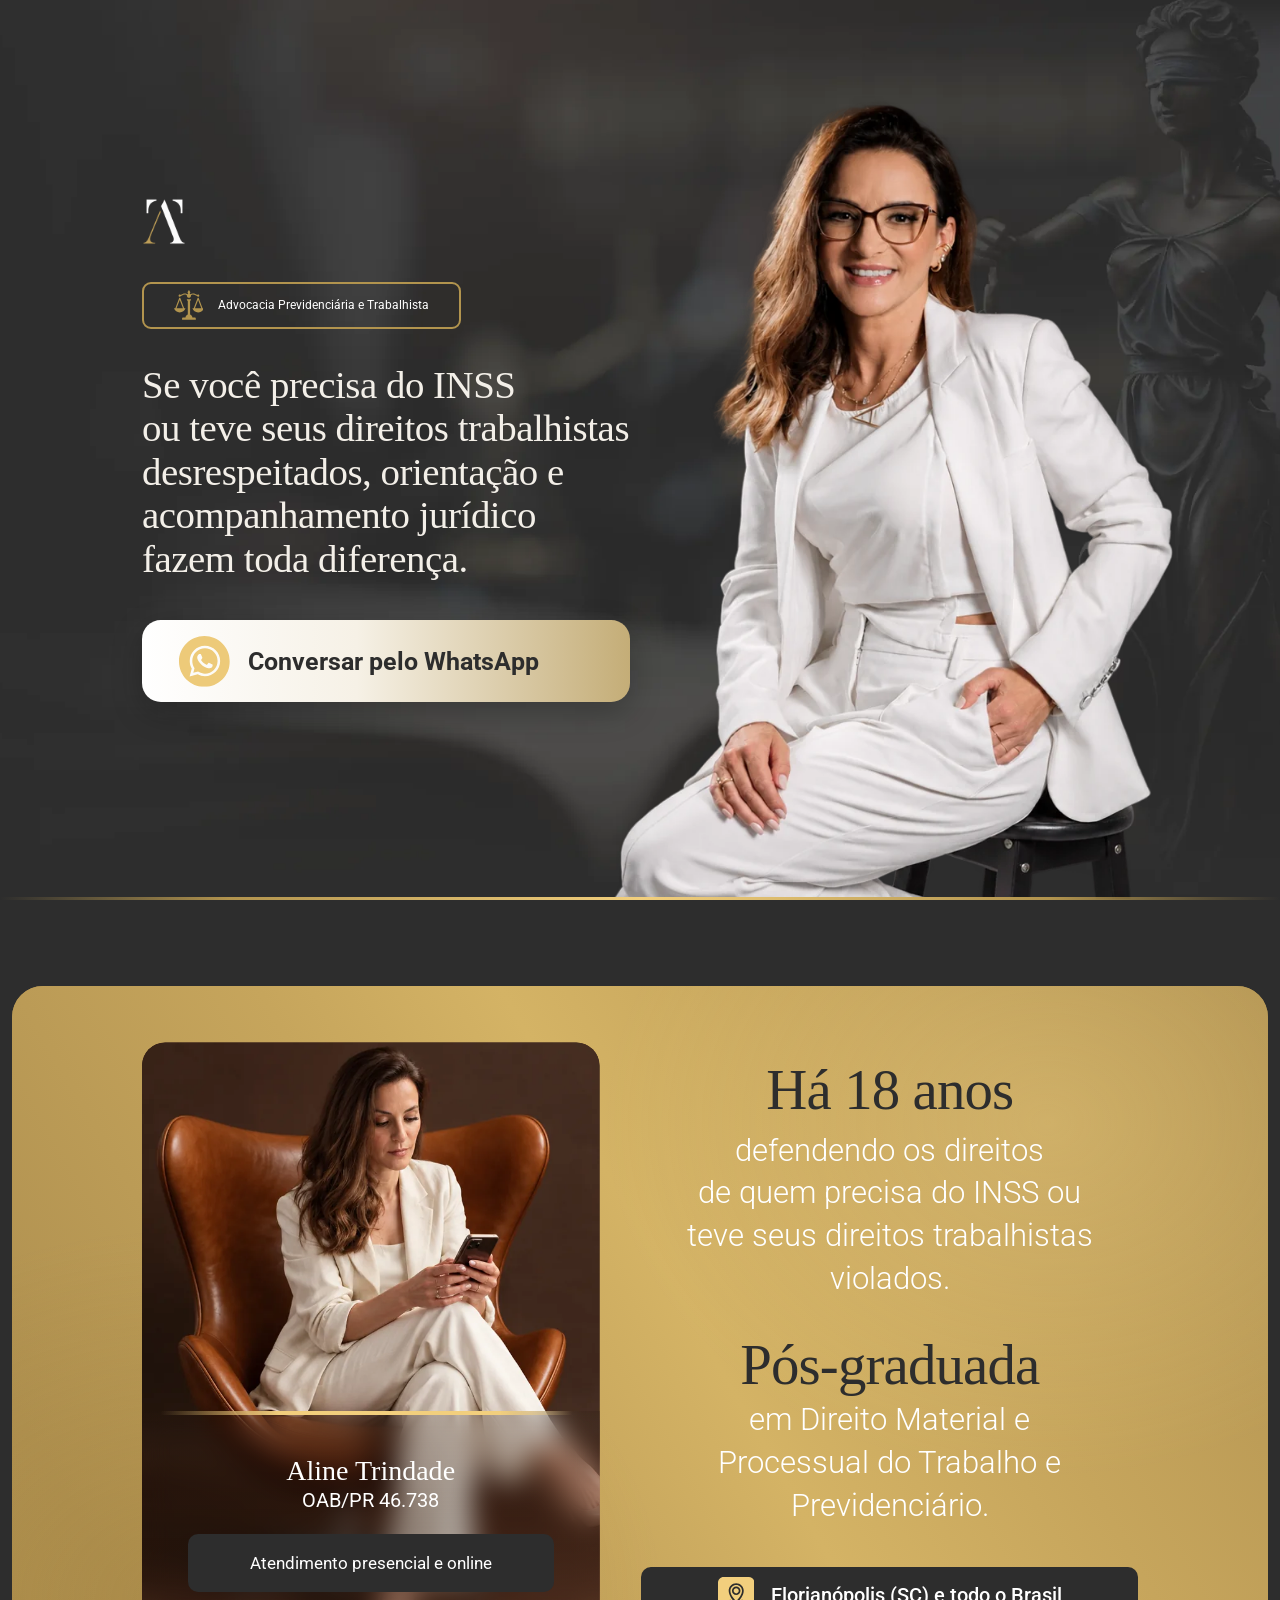
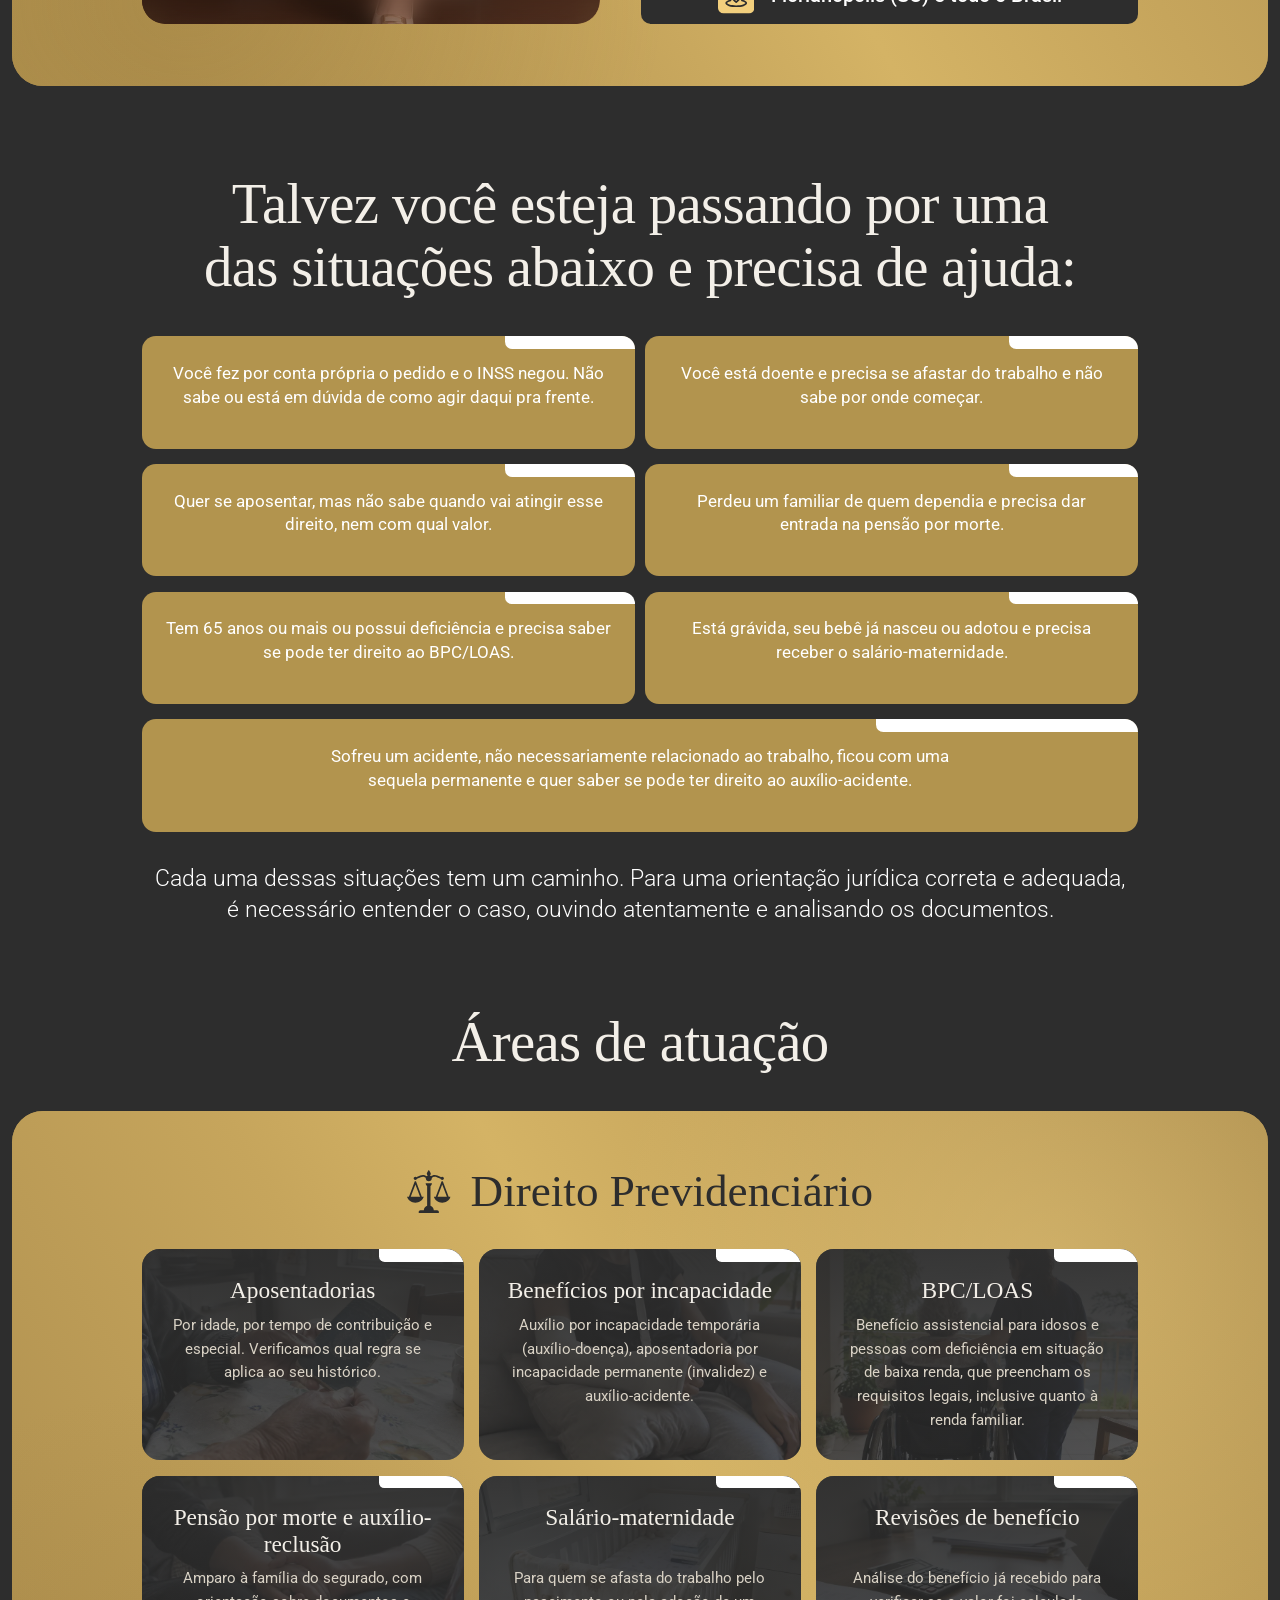
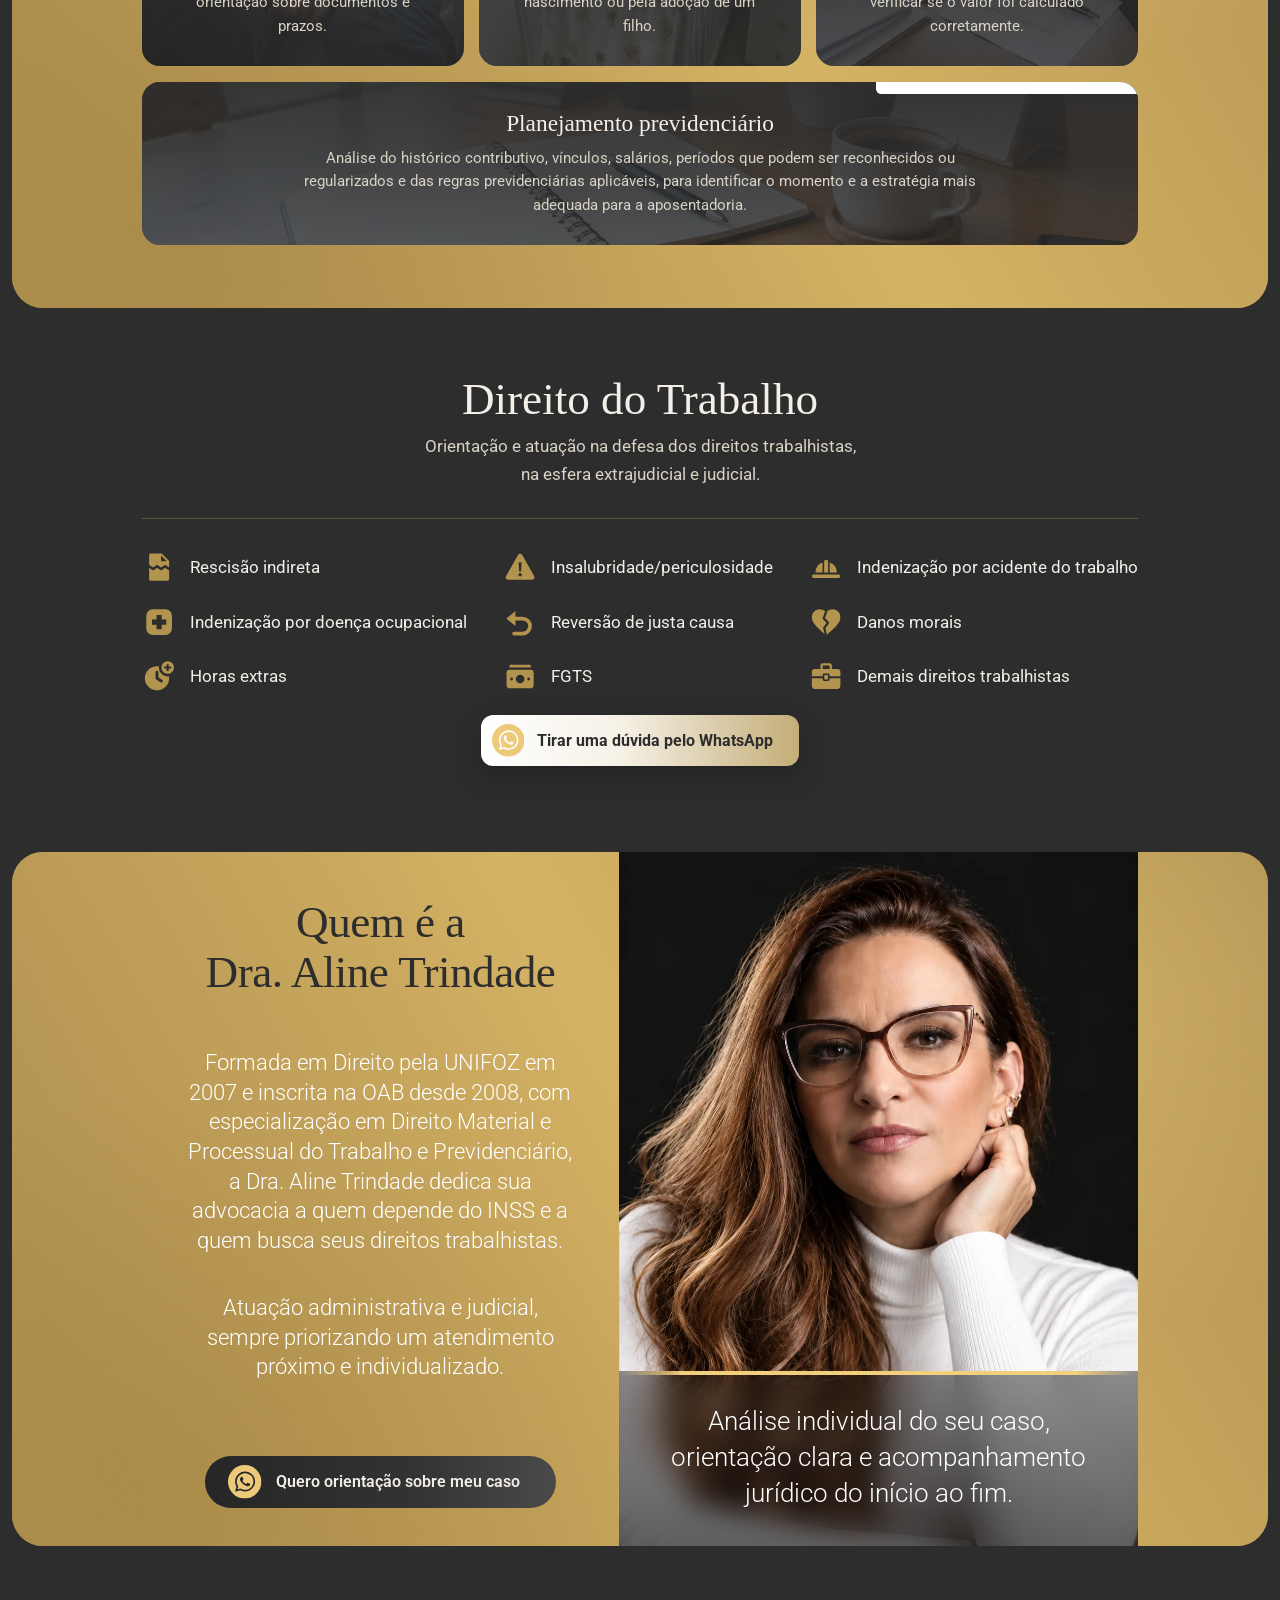
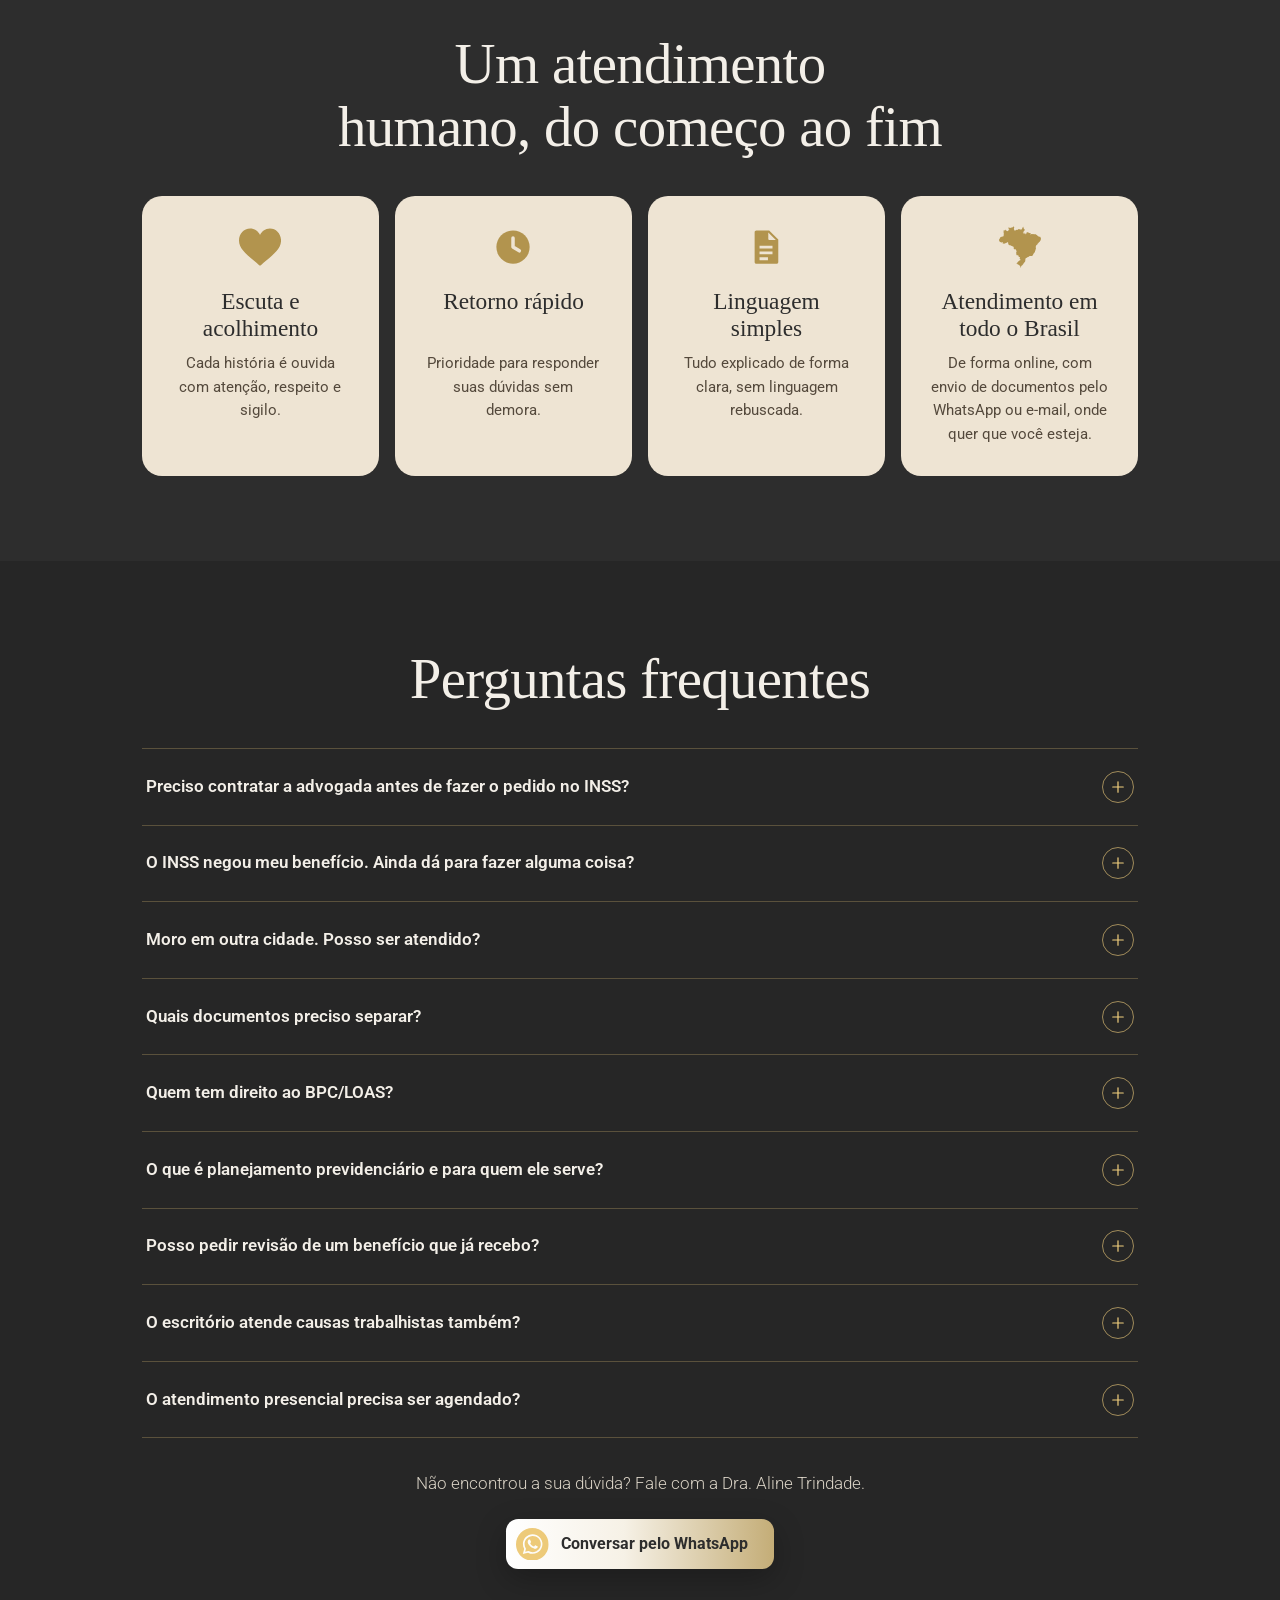
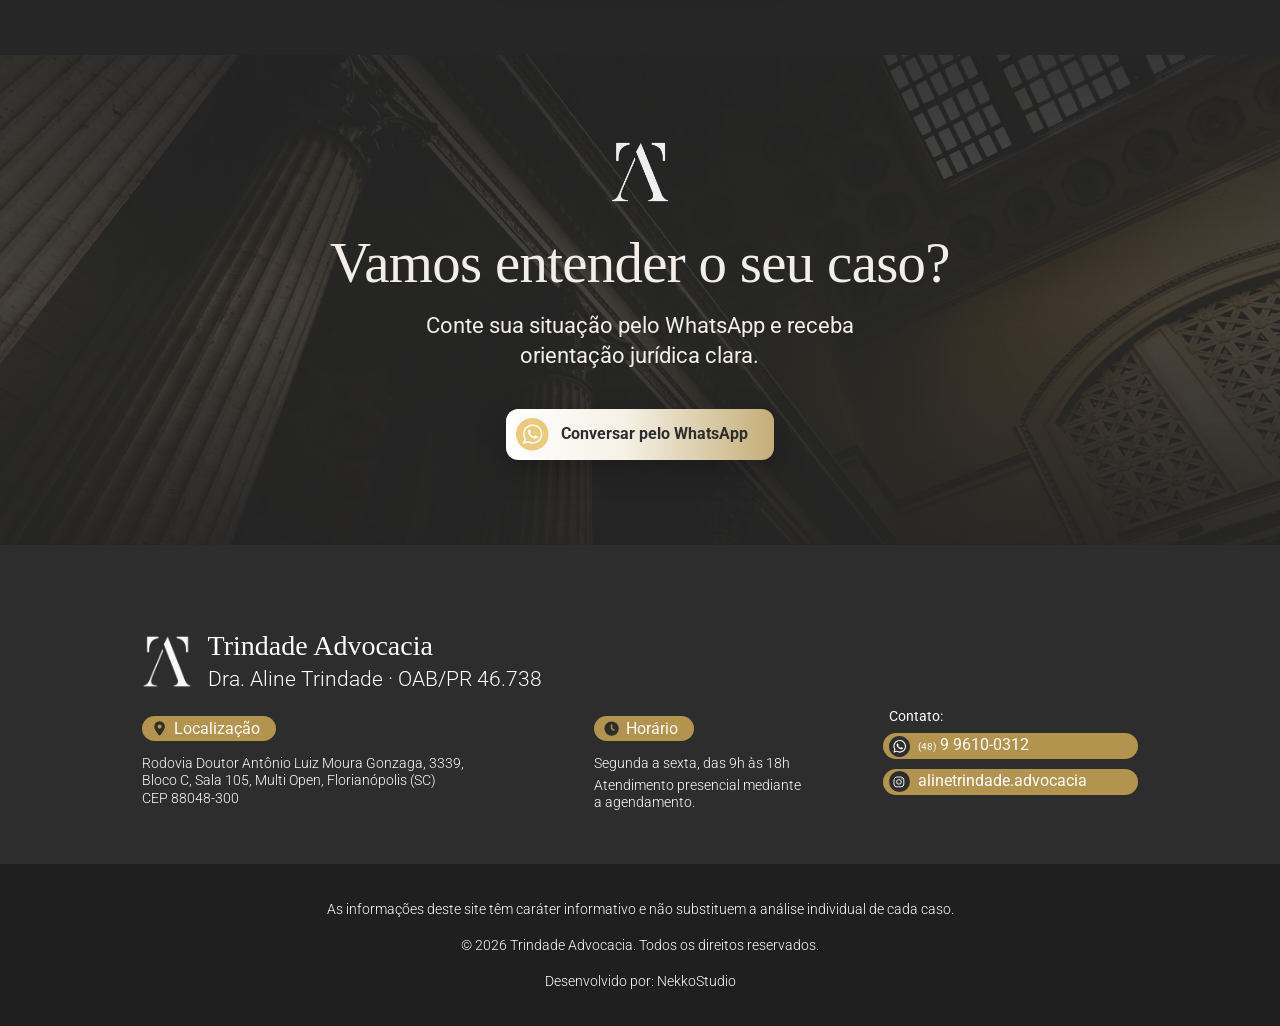
<file: index.html>
<!DOCTYPE html>
<html lang="pt-BR">
<head>
  <meta charset="UTF-8">
  <meta name="viewport" content="width=device-width, initial-scale=1">
  <title>Advogada Previdenciária em Florianópolis | Trindade Advocacia</title>
  <meta name="description" content="Aposentadoria, BPC/LOAS, auxílio-doença, pensão por morte e revisões. Atendimento presencial em Florianópolis e online para todo o Brasil.">
  <meta name="theme-color" content="#2d2d2d">
  <meta property="og:type" content="website">
  <meta property="og:locale" content="pt_BR">
  <meta property="og:title" content="Trindade Advocacia | Dra. Aline Trindade">
  <meta property="og:description" content="Advocacia Previdenciária e Trabalhista. Atendimento presencial em Florianópolis e online para todo o Brasil.">
  <link rel="canonical" href="https://www.trindadeprevadvocacia.adv.br/">
  <meta property="og:url" content="https://www.trindadeprevadvocacia.adv.br/">
  <meta property="og:image" content="https://www.trindadeprevadvocacia.adv.br/img/compartilhar-v2.jpg">
  <meta property="og:image:width" content="1200">
  <meta property="og:image:height" content="630">
  <link rel="icon" type="image/png" href="img/favicon.png">
  <link rel="apple-touch-icon" href="img/apple-touch-icon.png">
  <link rel="preconnect" href="https://fonts.googleapis.com">
  <link rel="preconnect" href="https://fonts.gstatic.com" crossorigin>
  <link href="https://fonts.googleapis.com/css2?family=Old+Standard+TT:ital,wght@0,400;0,700;1,400&family=Roboto:wght@300..700&display=swap" rel="stylesheet">
  <link rel="preload" as="image" href="img/aline-hero.webp?v=20261119-4" type="image/webp">
  <link rel="stylesheet" href="css/style.css?v=20261120-44">
</head>
<body>

<svg width="0" height="0" style="position:absolute" aria-hidden="true">
  <symbol id="i-whats" viewBox="0 0 512 512"><path d="m256 0c-141.363281 0-256 114.636719-256 256s114.636719 256 256 256 256-114.636719 256-256-114.636719-256-256-256zm5.425781 405.050781c-.003906 0 .003907 0 0 0h-.0625c-25.644531-.011719-50.84375-6.441406-73.222656-18.644531l-81.222656 21.300781 21.738281-79.375c-13.410156-23.226562-20.464844-49.578125-20.453125-76.574219.035156-84.453124 68.769531-153.160156 153.222656-153.160156 40.984375.015625 79.457031 15.96875 108.382813 44.917969 28.929687 28.953125 44.851562 67.4375 44.835937 108.363281-.035156 84.457032-68.777343 153.171875-153.21875 153.171875zm0 0"/><path d="m261.476562 124.46875c-70.246093 0-127.375 57.105469-127.40625 127.300781-.007812 24.054688 6.726563 47.480469 19.472657 67.75l3.027343 4.816407-12.867187 46.980468 48.199219-12.640625 4.652344 2.757813c19.550781 11.601562 41.964843 17.738281 64.816406 17.746094h.050781c70.191406 0 127.320313-57.109376 127.351563-127.308594.011718-34.019532-13.222657-66.003906-37.265626-90.066406-24.042968-24.0625-56.019531-37.324219-90.03125-37.335938zm74.90625 182.035156c-3.191406 8.9375-18.484374 17.097656-25.839843 18.199219-6.597657.984375-14.941407 1.394531-24.113281-1.515625-5.5625-1.765625-12.691407-4.121094-21.828126-8.0625-38.402343-16.578125-63.484374-55.234375-65.398437-57.789062-1.914063-2.554688-15.632813-20.753907-15.632813-39.59375 0-18.835938 9.890626-28.097657 13.398438-31.925782 3.511719-3.832031 7.660156-4.789062 10.210938-4.789062 2.550781 0 5.105468.023437 7.335937.132812 2.351563.117188 5.507813-.894531 8.613281 6.570313 3.191406 7.664062 10.847656 26.5 11.804688 28.414062.957031 1.917969 1.59375 4.152344.320312 6.707031-1.277344 2.554688-5.519531 8.066407-9.570312 13.089844-1.699219 2.105469-3.914063 3.980469-1.679688 7.8125 2.230469 3.828125 9.917969 16.363282 21.296875 26.511719 14.625 13.039063 26.960938 17.078125 30.789063 18.996094 3.824218 1.914062 6.058594 1.59375 8.292968-.957031 2.230469-2.554688 9.570313-11.175782 12.121094-15.007813 2.550782-3.832031 5.105469-3.191406 8.613282-1.914063 3.511718 1.273438 22.332031 10.535157 26.160156 12.449219 3.828125 1.917969 6.378906 2.875 7.335937 4.472657.960938 1.597656.960938 9.257812-2.230469 18.199218zm0 0"/></symbol>
  <symbol id="i-balanca" viewBox="0 0 26 26"><path d="M19,24.968v1H7v-1c0-0.551,0.449-1,1-1h2.013c0.053-1.248,0.863-2.29,1.987-2.689V9.554 c-0.527-0.333-0.88-0.917-0.88-1.587H12h2h0.88c0,0.67-0.353,1.254-0.88,1.587v11.724c1.124,0.399,1.934,1.441,1.987,2.689H18 C18.551,23.968,19,24.417,19,24.968z M26,15.967c-0.733,2.064-2.685,3.553-5,3.553s-4.267-1.49-5-3.553h1.154l3.378-8.953 c0.146-0.39,0.789-0.39,0.936,0l3.378,8.953H26z M23.777,15.967L21,8.608l-2.777,7.36H23.777z M5,5.978 c0.453,0,0.822-0.303,0.95-0.714c0.331-0.126,0.67-0.296,1.018-0.472C7.733,4.406,8.6,3.967,9.5,3.967 c0.864,0,1.404,0.399,1.713,0.739c-0.012,0.086-0.026,0.172-0.026,0.261c0,1.001,0.812,1.813,1.813,1.813s1.813-0.812,1.813-1.813 c0-0.089-0.014-0.174-0.026-0.26c0.308-0.339,0.848-0.74,1.713-0.74c0.9,0,1.767,0.438,2.531,0.824 c0.349,0.176,0.688,0.346,1.019,0.472c0.128,0.411,0.497,0.714,0.95,0.714c0.558,0,1.01-0.452,1.01-1.01s-0.452-1.01-1.01-1.01 c-0.288,0-0.545,0.124-0.729,0.318c-0.247-0.104-0.514-0.237-0.789-0.376c-0.864-0.437-1.843-0.932-2.982-0.932 c-0.996,0-1.690,0.379-2.161,0.787c-0.211-0.233-0.481-0.407-0.788-0.506c0.373-0.2,0.635-0.581,0.635-1.032 C14.186,1.561,13,0.032,13,0.032s-1.186,1.529-1.186,2.184c0,0.452,0.262,0.832,0.635,1.032c-0.307,0.098-0.577,0.273-0.788,0.506 C11.19,3.346,10.496,2.967,9.5,2.967c-1.139,0-2.119,0.495-2.983,0.932C6.242,4.039,5.976,4.172,5.729,4.275 C5.545,4.082,5.288,3.957,5,3.957c-0.558,0-1.01,0.452-1.01,1.01S4.442,5.978,5,5.978z M5,19.521c-2.315,0-4.267-1.49-5-3.553 h1.154l3.378-8.953c0.146-0.39,0.789-0.39,0.936,0l3.378,8.953H10C9.267,18.031,7.315,19.521,5,19.521z M7.777,15.967L5,8.608 l-2.777,7.36H7.777z"/></symbol>
  <symbol id="i-local" viewBox="0 0 512 512"><path d="m433.607 0h-355.214c-43.226 0-78.393 35.167-78.393 78.393v355.215c0 43.225 35.167 78.392 78.393 78.392h355.215c43.225 0 78.392-35.167 78.392-78.393v-355.214c0-43.226-35.167-78.393-78.393-78.393zm-177.607 89c58.273 0 105.683 47.409 105.683 105.682 0 62.529-50.891 131.382-98.175 168.895-2.184 1.732-4.821 2.599-7.458 2.599-2.638 0-5.273-.866-7.458-2.6-24.398-19.356-48.363-46.007-65.749-73.119-21.277-33.183-32.524-66.3-32.524-95.775-.001-58.273 47.408-105.682 105.681-105.682zm102.874 320.478c-27.65 8.719-64.186 13.522-102.874 13.522s-75.224-4.803-102.874-13.522c-40.918-12.905-49.507-30.372-49.507-42.752 0-21.217 24.92-38.328 70.169-48.182 6.477-1.404 12.869 2.696 14.279 9.172 1.41 6.477-2.696 12.869-9.172 14.279-38.742 8.437-51.276 20.305-51.276 24.73 0 2.476 6.013 11.438 32.726 19.862 25.378 8.005 59.349 12.413 95.655 12.413 36.307 0 70.277-4.408 95.655-12.412 26.714-8.425 32.727-17.387 32.727-19.862 0-4.427-12.534-16.297-51.277-24.731-6.476-1.41-10.583-7.803-9.173-14.278s7.803-10.585 14.278-9.173c45.251 9.853 70.172 26.964 70.172 48.183 0 12.378-8.589 29.845-49.508 42.751zm-102.874-179.009c-19.733 0-35.787-16.054-35.787-35.787 0-19.732 16.054-35.786 35.787-35.786s35.787 16.054 35.787 35.786c0 19.733-16.054 35.787-35.787 35.787zm.045 108.135c41.709-35.974 81.638-94.714 81.638-143.922 0-45.039-36.643-81.682-81.683-81.682-45.039 0-81.682 36.643-81.682 81.682 0 51.361 41.049 108.935 81.727 143.922zm-59.832-143.922c0-32.966 26.82-59.786 59.787-59.786s59.787 26.82 59.787 59.786c0 32.967-26.82 59.787-59.787 59.787s-59.787-26.821-59.787-59.787z"/></symbol>
  <!-- ícones preenchidos do atendimento (os detalhes são vazados) -->
  <symbol id="i-escuta" viewBox="0 0 512 512"><path d="M376,30c-27.783,0-53.255,8.804-75.707,26.168c-21.525,16.647-35.856,37.85-44.293,53.268 c-8.437-15.419-22.768-36.621-44.293-53.268C189.255,38.804,163.783,30,136,30C58.468,30,0,93.417,0,177.514 c0,90.854,72.943,153.015,183.369,247.118c18.752,15.981,40.007,34.095,62.099,53.414C248.38,480.596,252.12,482,256,482 s7.62-1.404,10.532-3.953c22.094-19.322,43.348-37.435,62.111-53.425C439.057,330.529,512,268.368,512,177.514 C512,93.417,453.532,30,376,30z"/></symbol>
  <mask id="m-relogio" maskUnits="userSpaceOnUse" x="0" y="0" width="24" height="24"><rect width="24" height="24" fill="#fff"/><path d="M12 6.8V12l3.6 2.2" fill="none" stroke="#000" stroke-width="2" stroke-linecap="round" stroke-linejoin="round"/></mask>
  <symbol id="i-relogio" viewBox="0 0 24 24"><circle cx="12" cy="12" r="9.5" mask="url(#m-relogio)"/></symbol>
  <symbol id="i-texto" viewBox="0 0 24 24"><path fill-rule="evenodd" d="M6.5 2.5h7.3l5.2 5.2v12.8c0 .6-.4 1-1 1H6.5c-.6 0-1-.4-1-1v-17c0-.6.4-1 1-1Zm6.8 1.2v3.6c0 .4.3.7.7.7h3.6ZM8.3 11.3h7.4v1.6H8.3Zm0 3.3h7.4v1.6H8.3Zm0 3.3h4.8v1.6H8.3Z"/></symbol>
  <symbol id="i-brasil" viewBox="0 0 128 128"><path d="m52.904 114.901c.172.225 1.067.151 1.327.121.349-.039.614-.286.948-.329.544-.069.418.272.602.614.22.409.654.428.995.687.351.266.355.617.5.99.206.527.461.793 1.016.561.429-.181.77-.637 1.06-.013.245.527.189.802.767 1.145.408.241.855.521 1.274.725.173.085.353.088.513.218.188.151.157.366.273.514.358.457.988.271 1.453.581.578.385 1.398 1.56 1.231 2.293-.235 1.04-1.255 1.93-.72 3.095.49 1.066 1.461.02 2.027-.471.416-.359.401-.719.562-1.26.153-.521.475-.948.742-1.411.291-.503.424-1.115.798-1.561.366-.438.921-.798 1.38-1.178.386-.319.817-.547 1.186-.91.458-.454.818-.912 1.235-1.414.437-.527 1.028-.917 1.457-1.47.43-.553.62-1.206.923-1.814.641-1.286 1.46-2.47 2.362-3.596.504-.63 1.965-.923 2.183-1.746.026-.098-.11-.286-.027-.488.063-.149.218-.263.306-.395.274-.41.419-.74.495-1.211.239-1.493.804-3.441.334-4.923.327.27.564-.023.765-.291-.113-.271-.419-.354-.543-.626-.199-.438-.018-.894.049-1.335.074-.482.094-.941.578-1.195.716-.376 1.374-.803 2.065-1.247.406-.262.74-.652 1.139-.935.818-.58 1.664-1.35 2.604-1.726.212-.085.391-.03.604-.088.279-.075.37-.301.581-.46.463-.349.806-.286 1.279-.053.406.199.682.41 1.061-.025.48-.553-.251-.265-.334-.74-.099-.566.95-.373 1.245-.456.467-.131 1.01-.441 1.414-.673.256-.146.373-.179.482-.479.067-.186-.037-.581.063-.722.239-.336 1.165-.082 1.534-.174.106.319-.193.403.193.542.243.087.717-.104.968-.138.78-.104 1.605-.045 2.397-.046.614 0 1.12.005 1.697.092.857.128 1.055-.057 1.253-.821.245-.944.933-1.574 1.86-1.869.376-.12.943-.118 1.122-.548.171-.413-.18-.904-.276-1.277-.3-1.16.402-1.582 1.163-2.283.31-.286.748-.565.957-.898.232-.369.158-.903.365-1.282.171-.311.56-.523.799-.797.327-.374.571-.796.876-1.175.397-.495 1.291-.945 1.498-1.561.108-.322-.087-.576-.127-.912-.041-.354.034-.662.102-.994.113-.564.159-1.498.807-1.695.019-.532-.062-.69.373-.906.209-.104.199.133.372-.173.073-.128.052-.397.036-.557-.092-.929.18-1.609.421-2.507.323-1.209 1.198-2.338 1.116-3.638-.076-1.193-1.017-2.447-.75-3.672.16-.738.656-1.233.619-2.039-1.319.112-.012-1.286.224-1.695.248-.43.274-.799.341-1.28.058-.419.252-.778.226-1.222.221-.22.679-.35.916-.021.325.449-.211.748-.297 1.106-.126.518.229.521.559.268.387-.297.588-.861.823-1.272.212-.37.55-.572.822-.901.295-.356.605-.809.858-1.218.396-.64.609-1.445.976-2.1.304-.543.966-.824 1.406-1.289 1.08-1.142 2.432-2.066 3.316-3.387.268-.4.421-.612.784-.933.323-.285.711-.683.949-1.039.263-.391.29-.876.568-1.257.344-.47.829-.765 1.144-1.288.247-.41.642-.877.821-1.321.155-.381-.012-.841.112-1.234.28-.887.968-1.768.915-2.727-.024-.44-.292-.829-.449-1.233-.162-.42-.036-.921-.26-1.287-.208-.342-.444-.509-.559-.91s-.191-.824-.275-1.232c-.145-.704-.456-1.54-1.139-1.782-.443-.157-1.172-.187-1.646-.094-.419.083-1.05.271-1.506.187-.458-.084-.97-.445-1.415-.594-.567-.19-1.066-.212-1.326-.861-.696-.232-1.454-1.025-1.907-1.56-.275-.325-.419-.779-.788-1.037-.398-.278-.75-.291-1.122-.652-.294-.286-.502-.327-.874-.501-.44-.206-.575-.587-.902-.914-.449-.447-1.319-.755-1.872-1.093-.658-.402-1.417-.403-2.166-.547-.28-.054-.704-.111-.995-.048-.428.094-.545.251-.945.166-.227-.048-.424-.129-.673-.146-.477-.032-.96-.001-1.436.028-.462.028-.613-.243-1.006-.273-.494-.039-.454.44-.909.456-.321.011-.828-.238-1.152-.319-.374-.093-.559-.328-.868-.537-.345-.233-.66-.261-1.084-.24-.461.023-.563.316-.958.365-.337.042-.712-.285-1.095-.039-.144.092-.184.345-.306.417-.16.095-.377-.008-.551.09-.323.182-.387.732-.604 1.028-.325.443-.433.552-.464 1.142-.593-.008-.289-.74-.265-1.041.032-.424-.222-.721-.229-1.152-.007-.41.271-.844-.046-1.039-.142-.087-.341.076-.457-.09-.145-.206.052-.353.151-.491.22-.304.725-.653.311-1.063-.088-.086-.325-.023-.452-.178-.095-.117-.015-.474-.098-.552-.193-.18-.799.143-1.099.14-.136-.001-.281-.18-.455-.095-.266.129-.114.327-.229.552-.244.481-.504.194-.421-.241.048-.246.453-.755-.079-.811-.241-.025-.216.219-.353.243-.267.046-.277-.145-.458-.199-.31-.094-.776.192-1.008-.005-.081-.456.413-.93-.054-1.273-.452.292-.461 1.096-1.016.745-.229-.145-.332-.537-.59-.632-.128-.047-.244.013-.319-.006-.045-.012-.101.107-.197.068-.104-.042-.091-.177-.192-.228-.199-.101-.325-.112-.56-.125-.505-.026-.747.052-1.132-.288-.653-.577-.932-.745-1.789-.43-.34.125-.805.136-1.084.364-.297.243-.389.752-.579 1.083-.321.556-.172.741-.116 1.323.055.567-.358.775-.775 1.116-.352.286-.896.773-1.052 1.211-.152.431.061.931.14 1.356.082.446.157.891.239 1.332.094.509-.31.894-.549.356-.129-.29-.051-.897-.099-1.219-.061-.403-.222-.725-.313-1.103-.108-.45.295-.892.221-1.27-.108-.546-.469-.22-.652.091-.144.243-.541 1.216-.982.628-.321-.429.378-1.032.257-1.488-.397-.191-1.15.281-1.543.438-.59.235-1.07.189-1.688.193-.625.004-.868.451-1.46.457-.655.006-.832-.422-1.371-.588-.184.341-.166.66-.188 1.039-.476.138-.478-.402-.494-.724-.028-.527.018-.793.547-.959.795-.25 1.548.001 2.372.001.426 0 .937.152.969-.404.017-.295-.308-.684-.457-1-.145-.307-.225-.789-.497-.982-.229-.163-.996-.413-1.246-.319-.423.159-.535.827-.821 1.118-.267.271-.646.458-1.002.539-.335.076-.942.105-1.052-.317-.133-.51.564-.813.778-1.156.238-.38.102-.877.363-1.233.345-.469.778-.91 1.104-1.437.26-.419.54-.922.939-1.209.31-.223.617-.356.887-.65.573-.625.763-1.322 1.509-1.697.25-.126.745-.431.479-.834-.25-.379-.778.198-.984.038-.376-.292.183-.635.398-.676.432-.083.959.086 1.008-.545.093-1.181-1.537-.59-1.463-1.509.018-.218.259-1.07-.4-.768-.394.18-.15.876-.237 1.179-.108.379-.474.42-.685.047-.233-.415.151-.703.183-1.051.039-.435-.308-.596-.467-.948-.149-.332-.162-.782-.218-1.151-.07-.472-.115-.64-.399-1.014-.277-.365-.309-.561-.376-.996-.083-.538-.442-.847-.63-1.366-.18-.498-.236-.988-.336-1.499-.715.047-.823.021-1.182.718-.251.488-.398 1.023-.647 1.51-.264.516-.687.854-.959 1.35-.261.475-.253.968-.444 1.447-.168.422-.543.878-.786 1.313-.209.373-.474.851-.751 1.184-.461.555-1.353.948-2.066.719-.332-.106-.485-.309-.867-.308-.35.001-.682.142-1.05.137-.452-.006-.774-.065-1.137-.331-.324-.237-.579-.636-.964-.771-.45.587-2.57.448-3.227.317-.479-.095-.99-.604-1.469-.366-.508.253-.407.924-.178 1.333-.092.176-.466.622-.644.702-.315.143-.682-.117-1.003-.11-.422.009-.691.393-1.095.459-.388.063-.766-.227-1.138-.286-.563-.09-.974.066-1.474.308-.755.365-1.776.441-2.327 1.095-.601.713-1.185 1.064-2.135.696-.586-.227-.862-.579-1.322-.938-.42-.327-1.25-.224-1.399-.833.341-.208.702-.497.659-.911-.031-.298-.24-.853-.364-1.117-.273-.583-.471-.642-.399-1.348.047-.458-.048-.862-.093-1.32-.05-.502.017-.805.308-1.233.275-.405.806-.716 1.008-1.143.182-.383-.011-.664-.301-.876-.354-.259-.701-.084-1.017-.26-.578-.322.025-1.206-.055-1.655-.146-.812-.647-.71-1.314-.674-.713.039-.997.211-1.137.915-.042.213-.05.58-.15.771-.243.463-.33.118-.661-.038-.354.513-.518.714-1.106.944-.524.206-.526.537-.836.875-.321.35-.655.196-1.08.047-.458-.161-.8-.146-1.275-.046-.53.112-1.091.242-1.554.47-.401.198-.685.547-1.097.708-.965.375-1.655-.622-2.588-.63-.462-.004-.81.19-1.24.137-.469-.059-.833-.32-1.234-.491-.501-.212-2.384-.515-1.881.583.197.431.735.532.926.993.181.438.071 1.044.089 1.518.022.616.196 1.214.318 1.812.127.621.078.819.721.967.254.058.896.1 1.048.329.315.476-.399.778-.671.971-.387.274-.839.679-1.278.848-.412.159-.869.101-1.232.363-.781.565-1.408 2.216-2.419 2.33-.429.048-.939-.279-1.335-.402-.531-.166-.676-.01-.898-.512-.197-.446-.274-.806-.813-.867-.411-.046-.752.143-1.104-.181-.208-.19-.529-.693-.629-.935-.141-.337.041-.918-.329-1.133-.484-.281-.571.438-1.006.424-.397-.012-.619-.678-1.131-.448-.508.228-.252.671-.053.984.2.313.588 1.063-.139.905-.436-.095-.51-.508-1.095-.383-.472.1-.704.326-1.234.254-.785-.106-1.446-.331-2.053.364-.231.265-.359.711-.365 1.056-.01.608.305.571.823.518.582-.06.649.099 1.056.478.219.204.764.59.268.871-.237.134-.982-.163-1.281-.171-.28-.007-1.009-.124-1.276-.003-.688.309-.632 1.954-.161 2.419.764.754 2.463 1.167 2.261 2.52-.085.572-.438.763-.777 1.176-.395.48-.357 1.047-.261 1.629.239 1.455.559 2.584.217 4.028-.238 1.003-.755 1.806-1.186 2.726-.214.457-.471.873-.964 1.051-.209.076-.552.142-.771.104-.314-.054-.571-.396-.912-.323-.207.044-.22.224-.42.311-.163.071-.448.029-.628.065-.39.078-.73.167-1.151.172-.43.006-.947-.136-1.358 0-.484.16-.689.682-1.095 1.015-.387.317-.865.359-1.323.547-.44.181-.943.522-1.134.995-.195.484.03.939-.316 1.415-.234.321-.75.439-.979.762-.377.532.046 1.012.289 1.461.613 1.136-1.505 1.145-1.886 1.972-.187.406.021.873-.183 1.279-.291.582-.562.611-.228 1.312.24.509.543.933.602 1.525.048.476-.052.966.034 1.436.113.621.417.798 1.026.834.387.022.763-.203 1.083-.195.918.022-.226 1.666-.22 2.15.999.355 1.846-.557 2.776.232.478.405 1.6 1.615 2.342 1.246.312-.154.596-.576.908-.776.361-.232.659-.494 1.039-.683.328-.164.665-.365 1.004-.149.445.284.248.646.193 1.049-.067.486.186.679.364 1.049.196.407.104.891.127 1.336.051.963.417 2.498 1.597 1.786.313-.188.816-.677 1.196-.704.204-.014.513.149.731.184.271.042.573.072.846.094.915.071 1.69-.113 2.473-.449.489-.21.781-.356 1.164-.742.397-.4.75-.254 1.256-.443.409-.153.756-.446 1.14-.65.407-.217.848-.386 1.265-.583.463-.219.855-.437 1.244-.772.33-.285.596-.638 1.049-.654.386-.013.824.241 1.184.354.338.106.789.073 1.086.25.338.201.447.854.333 1.208-.101.309-.287.363-.295.736-.016.689.538 1.297.566 1.967.021.503-.117.952.102 1.424.287.622 1.101.938 1.59 1.396.392.367.492.83.783 1.232.325.449 1.003.228 1.508.33.941.191 1.855.238 2.782.593.247.094.443.159.627.365.179.2.148.472.307.638.216.226.495.107.789.137.336.034.57.128.854.318.929.619 1.48 1.145 2.614 1.37.422.083.958.035 1.356.216.186.084.303.321.499.379.201.061.492-.049.707-.049 1.104 0 1.543.906 1.87 1.781.124.331.597.887.575 1.252-.015.249-.273.313-.355.527-.065.171.071.412 0 .548-.183.354-.685.095-.584.776.077.52.546 1.036.787 1.507.217.424.189.917.432 1.319.342.568.814.572 1.405.549.694-.027 1.377.02 2.065.172.344.075.639.236.992.274.29.031.558-.021.833.11.645.31.498 1.415.74 1.998.332.8 1.203 1.271 1.485 2.145.217.671.074 1.424.41 2.054.265.495.333.54.112 1.06-.299.698-.9.661-1.013 1.495-.023.174.002.419-.056.581-.062.172-.203.268-.263.423-.373.958.883 1.363.677 2.274-.943.193-.118 1.64-.084 2.244.026.462-.001.957.045 1.423.061.605.375.943.732 1.403.262.337.582.947 1.047 1.055.488.113 1.15-.187 1.654-.187.979 0 1.759.209 2.579.764 1.585 1.073-.139 4.087 2.2 4.792.703.212 2.049-.448 2.591.201.586.702-.348 1.735-.356 2.51-.004.387-.06.519-.172.822-.098.267-.221.497-.24.801-.011.17.058.344.048.504-.01.158-.122.346-.128.465-.02.392.099.414.493.499.501.108 1.14-.045 1.551.331.478.438-.217 1.008.301 1.498-.375.15-.561.672-.575 1.051-.022.587.162.932-.25 1.442-.375.466-.923.494-1.484.573-.333.047-1.084-.066-1.37.075-.289.143-.545.834-.729 1.099-.318.454-.641.753-1.095 1.087-.76.559-1.951.992-2.45 1.848-.318.545-.202 1.048-.789 1.438-.29.192-.445.202-.592.557-.142.34-.07.616-.366.878-.345.304-.994.36-1.335.798-.244.313-.228.813-.562 1.06-.222.167-1.078.2-.66.749z"/></symbol>
  <symbol id="i-insta" viewBox="0 0 24 24"><rect x="3.5" y="3.5" width="17" height="17" rx="5" fill="none" stroke="currentColor" stroke-width="1.6"/><circle cx="12" cy="12" r="4" fill="none" stroke="currentColor" stroke-width="1.6"/><circle cx="17.2" cy="6.8" r="1.1" fill="currentColor"/></symbol>
  <symbol id="i-pin" viewBox="0 0 24 24"><path fill="none" stroke="currentColor" stroke-width="1.6" stroke-linejoin="round" d="M12 21s-6.5-5.6-6.5-11a6.5 6.5 0 0 1 13 0c0 5.4-6.5 11-6.5 11Z"/><circle cx="12" cy="10" r="2.4" fill="none" stroke="currentColor" stroke-width="1.6"/></symbol>
  <symbol id="i-pin-cheio" viewBox="0 0 24 24"><path d="M12 1.8a7.4 7.4 0 0 0-7.4 7.4c0 5.5 7.4 13 7.4 13s7.4-7.5 7.4-13A7.4 7.4 0 0 0 12 1.8Zm0 10.3a2.9 2.9 0 1 1 0-5.8 2.9 2.9 0 0 1 0 5.8Z"/></symbol>
  <mask id="m-relogio-cheio" maskUnits="userSpaceOnUse" x="0" y="0" width="24" height="24"><rect width="24" height="24" fill="#fff"/><path d="M12 6.8V12l3.4 2.1" fill="none" stroke="#000" stroke-width="2" stroke-linecap="round" stroke-linejoin="round"/></mask>
  <symbol id="i-relogio-cheio" viewBox="0 0 24 24"><circle cx="12" cy="12" r="10" mask="url(#m-relogio-cheio)"/></symbol>
  <symbol id="i-mais" viewBox="0 0 24 24"><path fill="none" stroke="currentColor" stroke-width="1.6" stroke-linecap="round" d="M12 5v14M5 12h14"/></symbol>
  <!-- ícones das causas trabalhistas (19/11): cheios, com os detalhes vazados, como os do atendimento -->
  <symbol id="i-t-rescisao" viewBox="0 0 24 24"><path fill-rule="evenodd" d="M6 2.5h7.8L19 7.7v4.6l-2.8-1.9-2.8 1.9-2.8-1.9-2.8 1.9L5 10.4V3.5c0-.6.4-1 1-1Zm7.3 1.3v3.4c0 .4.3.7.7.7h3.4Z"/><path d="M5 12.4l2.8 1.9 2.8-1.9 2.8 1.9 2.8-1.9 2.8 1.9v6.2c0 .6-.4 1-1 1H6c-.6 0-1-.4-1-1Z"/></symbol>
  <symbol id="i-t-risco" viewBox="0 0 24 24"><path fill-rule="evenodd" d="M10.6 3.4c.6-1.1 2.2-1.1 2.8 0l8.5 15c.6 1.1-.2 2.4-1.4 2.4H3.5c-1.2 0-2-1.3-1.4-2.4ZM11 8.6h2l-.3 6.4h-1.4ZM12 16.2a1.2 1.2 0 1 1 0 2.4 1.2 1.2 0 0 1 0-2.4Z"/></symbol>
  <symbol id="i-t-capacete" viewBox="0 0 24 24"><path d="M4.5 15.8a7.5 7.5 0 0 1 5-7.07V15.8ZM14.5 8.73a7.5 7.5 0 0 1 5 7.07h-5ZM10.6 15.8V8c0-.6.4-1 1-1h.8c.6 0 1 .4 1 1v7.8ZM3.3 17.2h17.4c.7 0 1.2.5 1.2 1.2s-.5 1.2-1.2 1.2H3.3c-.7 0-1.2-.5-1.2-1.2s.5-1.2 1.2-1.2Z"/></symbol>
  <symbol id="i-t-saude" viewBox="0 0 24 24"><path fill-rule="evenodd" d="M7.5 3h9A4.5 4.5 0 0 1 21 7.5v9a4.5 4.5 0 0 1-4.5 4.5h-9A4.5 4.5 0 0 1 3 16.5v-9A4.5 4.5 0 0 1 7.5 3ZM10.2 7V10.2H7V13.8H10.2V17H13.8V13.8H17V10.2H13.8V7Z"/></symbol>
  <symbol id="i-t-reverter" viewBox="0 0 24 24"><path fill="none" stroke="currentColor" stroke-width="2.6" stroke-linecap="round" stroke-linejoin="round" d="M5.2 9.5h8.5a5.25 5.25 0 0 1 0 10.5H7.8"/><path d="M2.3 9.5 8.7 4.2v10.6Z"/></symbol>
  <mask id="m-danos" maskUnits="userSpaceOnUse" x="0" y="0" width="24" height="24"><rect width="24" height="24" fill="#fff"/><path d="M12.2 4.2 10.3 9.3l3 3.2-2.6 3.6 1.4 5.8" fill="none" stroke="#000" stroke-width="1.5" stroke-linejoin="round"/></mask>
  <symbol id="i-t-danos" viewBox="0 0 24 24"><path mask="url(#m-danos)" d="M12 21.35l-1.45-1.32C5.4 15.36 2 12.28 2 8.5 2 5.42 4.42 3 7.5 3c1.74 0 3.41.81 4.5 2.09C13.09 3.81 14.76 3 16.5 3 19.58 3 22 5.42 22 8.5c0 3.78-3.4 6.86-8.55 11.54L12 21.35Z"/></symbol>
  <mask id="m-horas" maskUnits="userSpaceOnUse" x="0" y="0" width="24" height="24"><rect width="24" height="24" fill="#fff"/><circle cx="18" cy="6" r="6.2" fill="#000"/><path d="M10.5 9.2v4.3l3.1 1.9" fill="none" stroke="#000" stroke-width="2" stroke-linecap="round" stroke-linejoin="round"/></mask>
  <symbol id="i-t-horas" viewBox="0 0 24 24"><circle cx="10.5" cy="13.5" r="8.5" mask="url(#m-horas)"/><path fill-rule="evenodd" d="M18 1.6a4.4 4.4 0 1 1 0 8.8 4.4 4.4 0 0 1 0-8.8ZM17.3 3.6V5.3H15.6V6.7H17.3V8.4H18.7V6.7H20.4V5.3H18.7V3.6Z"/></symbol>
  <symbol id="i-t-fgts" viewBox="0 0 24 24"><path fill-rule="evenodd" d="M4.5 7.5h15c1.1 0 2 .9 2 2v9c0 1.1-.9 2-2 2h-15c-1.1 0-2-.9-2-2v-9c0-1.1.9-2 2-2Zm7.5 3.5a3 3 0 1 0 0 6 3 3 0 0 0 0-6ZM6 13a1 1 0 1 0 0 2 1 1 0 0 0 0-2Zm12 0a1 1 0 1 0 0 2 1 1 0 0 0 0-2Z"/><path d="M5.5 4h13c.6 0 1 .4 1 1v1H4.5V5c0-.6.4-1 1-1Z"/></symbol>
  <mask id="m-maleta" maskUnits="userSpaceOnUse" x="0" y="0" width="24" height="24"><rect width="24" height="24" fill="#fff"/><path d="M1 12.8h22" stroke="#000" stroke-width="1.4"/><rect x="9.6" y="10.2" width="4.8" height="5.2" rx="1" fill="#000"/><rect x="10.7" y="11.2" width="2.6" height="3.2" rx=".5" fill="#fff"/></mask>
  <symbol id="i-t-maleta" viewBox="0 0 24 24"><path fill-rule="evenodd" mask="url(#m-maleta)" d="M9.5 3h5c.8 0 1.5.7 1.5 1.5V7h4c1.1 0 2 .9 2 2v10c0 1.1-.9 2-2 2H4c-1.1 0-2-.9-2-2V9c0-1.1.9-2 2-2h4V4.5C8 3.7 8.7 3 9.5 3Zm.1 1.6V7h4.8V4.6Z"/></symbol>
</svg>

<a class="pular" href="#conteudo">Pular para o conteúdo</a>

<!-- ============ CABEÇALHO ============ -->
<header class="topo" id="topo">
  <div class="container topo__linha">
    <a class="topo__logo" href="#inicio" aria-label="Trindade Advocacia, início">
      <picture>
        <!-- no celular o cabeçalho fica sobre a foto escura: logo toda branca -->
        <source media="(max-width: 900px)" srcset="img/logo-a-perna-dourada.png?v=2">
        <img src="img/logo-a-menu.png" alt="Trindade Advocacia" width="228" height="240">
      </picture>
    </a>
    <nav class="menu" id="menu" aria-label="Menu principal">
      <a href="#sobre">Sobre mim</a>
      <a href="#areas">Áreas de atuação</a>
      <a href="#duvidas">Perguntas frequentes</a>
    </nav>
    <a class="btn-fale" href="https://wa.me/5548996100312?text=Ol%C3%A1%2C%20Dra.%20Aline!%20Vim%20pelo%20site%20e%20gostaria%20de%20falar%20sobre%20o%20meu%20caso." target="_blank" rel="noopener">
      <span class="btn-fale__icone"><svg><use href="#i-whats"/></svg></span>
      <span class="btn-fale__texto">Entrar em contato</span>
    </a>
    <button class="menu-botao" id="menu-botao" type="button" aria-label="Abrir menu" aria-expanded="false" aria-controls="menu">
      <span></span><span></span><span></span>
    </button>
  </div>
</header>

<main id="conteudo">

<!-- ============ 1. HERO ============ -->
<section class="hero" id="inicio">
  <img class="hero__logo" src="img/logo-a-perna-dourada.png?v=2" alt="Trindade Advocacia" width="228" height="240">
  <div class="container hero__grade">
    <div class="hero__texto">
      <p class="selo-area"><svg class="selo-area__icone"><use href="#i-balanca"/></svg>Advocacia Previdenciária e Trabalhista</p>
      <h1 class="hero__titulo">Se você precisa do INSS<br> ou teve seus direitos trabalhistas<br> desrespeitados, orientação e<br> acompanhamento jurídico<br> fazem toda diferença.</h1>
      <a class="btn-claro" href="https://wa.me/5548996100312?text=Ol%C3%A1%2C%20Dra.%20Aline!%20Vim%20pelo%20site%20e%20gostaria%20de%20falar%20sobre%20o%20meu%20caso." target="_blank" rel="noopener">
        <span class="btn-claro__icone"><svg><use href="#i-whats"/></svg></span>
        Conversar pelo WhatsApp
      </a>
    </div>
    <div class="hero__foto">
      <img src="img/aline-hero.webp?v=20261119-4" alt="Dra. Aline Trindade, advogada previdenciária em Florianópolis" width="792" height="990" fetchpriority="high">
    </div>
  </div>

</section>

<!-- ============ 2. CREDIBILIDADE ============ -->
<section class="cred" aria-label="Credenciais">
  <div class="cred__cartao">
   <div class="cred__grade">
    <figure class="cred__foto">
      <img src="img/aline-poltrona.webp?v=2" alt="Dra. Aline Trindade sentada em uma poltrona de couro" width="792" height="990" loading="lazy">
      <figcaption>
        <span class="cred__id">
          <span class="cred__nome">Aline Trindade</span>
          <span class="cred__oab">OAB/PR 46.738</span>
          <span class="pilula">Atendimento presencial e online</span>
        </span>
      </figcaption>
    </figure>
    <div class="cred__texto">
      <h2 class="cred__destaque">Há 18 anos</h2>
      <p>defendendo os direitos<br class="quebra"> de quem precisa do INSS ou<br class="quebra"> teve seus direitos trabalhistas<br class="quebra"> violados.</p>
      <h2 class="cred__destaque">Pós-graduada</h2>
      <p>em Direito Material e<br class="quebra"> Processual do Trabalho e<br class="quebra"> Previdenciário.</p>
      <p class="pilula pilula--local"><span class="pilula__icone"><svg><use href="#i-local"/></svg></span>Florianópolis (SC) e todo o Brasil</p>
    </div>
   </div>
  </div>
</section>

<!-- ============ 3. IDENTIFICAÇÃO ============ -->
<section class="secao ident">
  <div class="container">
    <h2 class="titulo">Talvez você esteja passando por uma<br class="quebra"> das situações abaixo e precisa de ajuda:</h2>
    <ul class="abas">
      <li>Você fez por conta própria o pedido e o INSS negou. Não sabe ou está em dúvida de como agir daqui pra frente.</li>
      <li>Você está doente e precisa se afastar do trabalho e não sabe por onde começar.</li>
      <li>Quer se aposentar, mas não sabe quando vai atingir esse direito, nem com qual valor.</li>
      <li>Perdeu um familiar de quem dependia e precisa dar entrada na pensão por morte.</li>
      <li>Tem 65 anos ou mais ou possui deficiência e precisa saber se pode ter direito ao BPC/LOAS.</li>
      <li>Está grávida, seu bebê já nasceu ou adotou e precisa receber o salário-maternidade.</li>
      <li class="abas__largo">Sofreu um acidente, não necessariamente relacionado ao trabalho, ficou com uma sequela permanente e quer saber se pode ter direito ao auxílio-acidente.</li>
    </ul>
    <p class="ident__fecho">Cada uma dessas situações tem um caminho. Para uma orientação jurídica correta e adequada,<br class="quebra"> é necessário entender o caso, ouvindo atentamente e analisando os documentos.</p>
  </div>
</section>

<!-- ============ 4. ÁREAS DE ATUAÇÃO ============ -->
<section class="secao areas" id="areas">
  <div class="container">
    <div class="cabeca">
      <h2 class="titulo">Áreas de atuação</h2>
    </div>
  </div>

  <!-- painel na mesma largura do cartão dourado da seção 2 -->
  <div class="painel">
    <div class="painel__dentro">
      <div class="painel__topo">
        <svg class="painel__icone"><use href="#i-balanca"/></svg>
        <h3>Direito Previdenciário</h3>
      </div>
      <div class="cartoes">
        <article class="cartao"><img class="cartao__fundo" src="img/areas/01-aposentadorias.webp" alt="" width="900" height="600" loading="lazy"><h4>Aposentadorias</h4><p>Por idade, por tempo de contribuição e especial. Verificamos qual regra se aplica ao seu histórico.</p></article>
        <article class="cartao"><img class="cartao__fundo" src="img/areas/02-incapacidade.webp" alt="" width="900" height="600" loading="lazy"><h4>Benefícios por incapacidade</h4><p>Auxílio por incapacidade temporária (auxílio-doença), aposentadoria por incapacidade permanente (invalidez) e auxílio-acidente.</p></article>
        <article class="cartao"><img class="cartao__fundo" src="img/areas/03-bpc-loas.webp" alt="" width="900" height="600" loading="lazy"><h4>BPC/LOAS</h4><p>Benefício assistencial para idosos e pessoas com deficiência em situação de baixa renda, que preencham os requisitos legais, inclusive quanto à renda familiar.</p></article>
        <article class="cartao"><img class="cartao__fundo" src="img/areas/04-pensao.webp" alt="" width="900" height="600" loading="lazy"><h4>Pensão por morte e auxílio-reclusão</h4><p>Amparo à família do segurado, com orientação sobre documentos e prazos.</p></article>
        <article class="cartao"><img class="cartao__fundo" src="img/areas/05-maternidade.webp" alt="" width="900" height="600" loading="lazy"><h4>Salário-maternidade</h4><p>Para quem se afasta do trabalho pelo nascimento ou pela adoção de um filho.</p></article>
        <article class="cartao"><img class="cartao__fundo" src="img/areas/06-revisoes.webp" alt="" width="900" height="600" loading="lazy"><h4>Revisões de benefício</h4><p>Análise do benefício já recebido para verificar se o valor foi calculado corretamente.</p></article>
        <article class="cartao cartao--largo"><img class="cartao__fundo" src="img/areas/07-planejamento.webp" alt="" width="1400" height="467" loading="lazy"><h4>Planejamento previdenciário</h4><p>Análise do histórico contributivo, vínculos, salários, períodos que podem ser reconhecidos ou regularizados e das regras previdenciárias aplicáveis, para identificar o momento e a estratégia mais adequada para a aposentadoria.</p></article>
      </div>
    </div>
  </div>

  <!-- quadro na mesma largura dos cartões dourados -->
  <div class="trabalho">
    <div class="trabalho__dentro">
      <div>
        <h3>Direito do Trabalho</h3>
        <p>Orientação e atuação na defesa dos direitos trabalhistas,<br class="quebra"> na esfera extrajudicial e judicial.</p>
      </div>
      <a class="btn-claro btn-claro--menor" href="https://wa.me/5548996100312?text=Ol%C3%A1%2C%20Dra.%20Aline!%20Vim%20pelo%20site%20e%20gostaria%20de%20falar%20sobre%20o%20meu%20caso." target="_blank" rel="noopener">
        <span class="btn-claro__icone"><svg><use href="#i-whats"/></svg></span>
        Tirar uma dúvida pelo WhatsApp
      </a>
      <ul class="trabalho__lista">
        <li><svg aria-hidden="true"><use href="#i-t-rescisao"/></svg>Rescisão indireta</li>
        <li><svg aria-hidden="true"><use href="#i-t-risco"/></svg>Insalubridade/periculosidade</li>
        <li><svg aria-hidden="true"><use href="#i-t-capacete"/></svg>Indenização por acidente do trabalho</li>
        <li><svg aria-hidden="true"><use href="#i-t-saude"/></svg>Indenização por doença ocupacional</li>
        <li><svg aria-hidden="true"><use href="#i-t-reverter"/></svg>Reversão de justa causa</li>
        <li><svg aria-hidden="true"><use href="#i-t-danos"/></svg>Danos morais</li>
        <li><svg aria-hidden="true"><use href="#i-t-horas"/></svg>Horas extras</li>
        <li><svg aria-hidden="true"><use href="#i-t-fgts"/></svg>FGTS</li>
        <li><svg aria-hidden="true"><use href="#i-t-maleta"/></svg>Demais direitos trabalhistas</li>
      </ul>
    </div>
  </div>
</section>

<!-- ============ 5. SOBRE ============ -->
<section class="sobre" id="sobre">
  <div class="sobre__cartao">
    <div class="sobre__grade">
      <div class="sobre__texto">
        <h2 class="titulo titulo--escuro sobre__titulo">Quem é a<br class="quebra"> Dra. Aline Trindade</h2>
        <p>Formada em Direito pela UNIFOZ em<br class="quebra"> 2007 e inscrita na OAB desde 2008, com<br class="quebra"> especialização em Direito Material e<br class="quebra"> Processual do Trabalho e Previdenciário,<br class="quebra"> a Dra. Aline Trindade dedica sua<br class="quebra"> advocacia a quem depende do INSS e a<br class="quebra"> quem busca seus direitos trabalhistas.</p>
        <p>Atuação administrativa e judicial,<br class="quebra"> sempre priorizando um atendimento<br class="quebra"> próximo e individualizado.</p>
        <a class="btn-escuro sobre__botao" href="https://wa.me/5548996100312?text=Ol%C3%A1%2C%20Dra.%20Aline!%20Vim%20pelo%20site%20e%20gostaria%20de%20falar%20sobre%20o%20meu%20caso." target="_blank" rel="noopener">
          <span class="btn-escuro__icone"><svg><use href="#i-whats"/></svg></span>
          Quero orientação sobre meu caso
        </a>
      </div>
      <figure class="sobre__foto">
        <img src="img/aline-retrato.webp?v=2" alt="Dra. Aline Trindade de blusa branca, com a mão no rosto" width="1024" height="1536" loading="lazy">
        <figcaption>Análise individual do seu caso,<br class="quebra"> orientação clara e acompanhamento<br class="quebra"> jurídico do início ao fim.</figcaption>
      </figure>
    </div>
  </div>
</section>

<!-- ============ 7. ATENDIMENTO ============ -->
<section class="secao atend">
  <div class="container">
    <h2 class="titulo">Um atendimento<br class="quebra"> humano, do começo ao fim</h2>
    <div class="atend__grade">
      <article class="atend__item">
        <span class="atend__icone"><svg><use href="#i-escuta"/></svg></span>
        <h3>Escuta e acolhimento</h3>
        <p>Cada história é ouvida com atenção, respeito e sigilo.</p>
      </article>
      <article class="atend__item">
        <span class="atend__icone"><svg><use href="#i-relogio"/></svg></span>
        <h3>Retorno rápido</h3>
        <p>Prioridade para responder suas dúvidas sem demora.</p>
      </article>
      <article class="atend__item">
        <span class="atend__icone"><svg><use href="#i-texto"/></svg></span>
        <h3>Linguagem simples</h3>
        <p>Tudo explicado de forma clara, sem linguagem rebuscada.</p>
      </article>
      <article class="atend__item">
        <span class="atend__icone"><svg><use href="#i-brasil"/></svg></span>
        <h3>Atendimento em todo o Brasil</h3>
        <p>De forma online, com envio de documentos pelo WhatsApp ou e-mail, onde quer que você esteja.</p>
      </article>
    </div>
  </div>
</section>

<!-- ============ 8. PERGUNTAS FREQUENTES ============ -->
<section class="secao duvidas" id="duvidas">
  <div class="container duvidas__coluna">
    <h2 class="titulo duvidas__titulo">Perguntas frequentes</h2>
    <div class="faq">
      <details>
        <summary>Preciso contratar a advogada antes de fazer o pedido no INSS?<svg><use href="#i-mais"/></svg></summary>
        <p>É muito importante e faz toda a diferença que você tenha a assessoria de uma advogada especialista antes de realizar qualquer pedido no INSS. Mas, caso o pedido já tenha sido feito e você não tenha ficado satisfeito com o resultado, a atuação especializada é muito importante para aumentar as chances de obter êxito.</p>
      </details>
      <details>
        <summary>O INSS negou meu benefício. Ainda dá para fazer alguma coisa?<svg><use href="#i-mais"/></svg></summary>
        <p>Em muitos casos, sim. O primeiro passo é entender o motivo da negativa. A partir dele, é possível avaliar se cabe recurso no próprio INSS ou uma ação na Justiça. Cada caso precisa ser analisado individualmente.</p>
      </details>
      <details>
        <summary>Moro em outra cidade. Posso ser atendido?<svg><use href="#i-mais"/></svg></summary>
        <p>Sim. O atendimento online vale para todo o Brasil. Os documentos podem ser enviados pelo WhatsApp ou por e-mail, e o acompanhamento é feito à distância.</p>
        <p>Hoje em dia, os requerimentos administrativos junto ao INSS e as ações judiciais (previdenciárias e trabalhistas) são, em sua grande maioria, feitos de forma online (pela internet), possibilitando a atuação jurídica em qualquer cidade do Brasil.</p>
      </details>
      <details>
        <summary>Quais documentos preciso separar?<svg><use href="#i-mais"/></svg></summary>
        <p>Depende do caso, mas em geral: documento com foto, CPF, comprovante de residência, carteira de trabalho e o extrato de contribuições (CNIS), que pode ser emitido pelo Meu INSS. Se houver, separe também a carta de indeferimento e laudos médicos.</p>
      </details>
      <details>
        <summary>Quem tem direito ao BPC/LOAS?<svg><use href="#i-mais"/></svg></summary>
        <p>O BPC é um benefício assistencial de um salário mínimo, pago a pessoas com 65 anos ou mais e a pessoas com deficiência, de qualquer idade, que comprovem baixa renda familiar conforme os critérios da lei. Não é preciso ter contribuído para o INSS.</p>
      </details>
      <details>
        <summary>O que é planejamento previdenciário e para quem ele serve?<svg><use href="#i-mais"/></svg></summary>
        <p>É um estudo do histórico de todas as contribuições que você fez durante a sua vida para o INSS, para identificar possíveis ajustes nas contribuições, complementações e a viabilidade do pagamento de atrasados, que podem inclusive antecipar a sua aposentadoria, bem como analisar quando você irá se aposentar e qual regra é mais vantajosa. Serve para quem está perto de se aposentar ou quer se organizar para isso.</p>
      </details>
      <details>
        <summary>Posso pedir revisão de um benefício que já recebo?<svg><use href="#i-mais"/></svg></summary>
        <p>Em alguns casos, sim. A revisão verifica se houve erro no cálculo ou se algum período de trabalho ficou de fora. Existem prazos para pedir revisão, por isso vale analisar o quanto antes.</p>
      </details>
      <details>
        <summary>O escritório atende causas trabalhistas também?<svg><use href="#i-mais"/></svg></summary>
        <p>Sim. Além do Direito Previdenciário, o escritório atua no Direito do Trabalho.</p>
      </details>
      <details>
        <summary>O atendimento presencial precisa ser agendado?<svg><use href="#i-mais"/></svg></summary>
        <p>Sim. O atendimento presencial em Florianópolis acontece mediante agendamento, de segunda a sexta, das 9h às 18h.</p>
      </details>
    </div>
    <div class="duvidas__chamada">
      <p>Não encontrou a sua dúvida?<br class="quebra-m"> Fale com a Dra.&nbsp;Aline&nbsp;Trindade.</p>
      <a class="btn-claro btn-claro--menor" href="https://wa.me/5548996100312?text=Ol%C3%A1%2C%20Dra.%20Aline!%20Vim%20pelo%20site%20e%20gostaria%20de%20falar%20sobre%20o%20meu%20caso." target="_blank" rel="noopener">
        <span class="btn-claro__icone"><svg><use href="#i-whats"/></svg></span>
        Conversar pelo WhatsApp
      </a>
    </div>
  </div>
</section>

<!-- ============ 9. CTA FINAL ============ -->
<section class="final">
  <div class="container final__caixa">
    <img class="final__logo" src="img/logo-a-branca.png" alt="" width="228" height="240">
    <h2 class="titulo">Vamos entender o seu caso?</h2>
    <p>Conte sua situação pelo WhatsApp e receba orientação jurídica clara.</p>
    <a class="btn-claro btn-claro--menor" href="https://wa.me/5548996100312?text=Ol%C3%A1%2C%20Dra.%20Aline!%20Vim%20pelo%20site%20e%20gostaria%20de%20falar%20sobre%20o%20meu%20caso." target="_blank" rel="noopener">
      <span class="btn-claro__icone"><svg><use href="#i-whats"/></svg></span>
      Conversar pelo WhatsApp
    </a>
  </div>
</section>

</main>

<!-- ============ 10. CONTATO E RODAPÉ ============ -->
<footer class="rodape" id="contato">
  <div class="container">
    <div class="rodape__marca">
      <img src="img/logo-a-branca.png" alt="Trindade Advocacia" width="228" height="240" loading="lazy">
      <div>
        <p class="rodape__nome">Trindade Advocacia</p>
        <p class="rodape__oab">Dra. Aline Trindade · OAB/PR 46.738</p>
      </div>
    </div>

    <div class="rodape__grade">
      <div class="rodape__col">
        <h3 class="rodape__etiqueta"><svg><use href="#i-pin-cheio"/></svg>Localização</h3>
        <p>Rodovia Doutor Antônio Luiz Moura Gonzaga, 3339,<br class="quebra"> Bloco C, Sala 105, Multi Open, Florianópolis (SC)<br> CEP 88048-300</p>
      </div>
      <div class="rodape__col">
        <h3 class="rodape__etiqueta"><svg><use href="#i-relogio-cheio"/></svg>Horário</h3>
        <p>Segunda a sexta, das 9h às 18h</p>
        <p>Atendimento presencial mediante<br class="quebra"> a agendamento.</p>
      </div>
      <div class="rodape__col rodape__col--contato">
        <h3 class="rodape__rotulo">Contato:</h3>
        <a class="rodape__botao" href="https://wa.me/5548996100312?text=Ol%C3%A1%2C%20Dra.%20Aline!%20Vim%20pelo%20site%20e%20gostaria%20de%20falar%20sobre%20o%20meu%20caso." target="_blank" rel="noopener">
          <span class="rodape__ico rodape__ico--whats"><svg><use href="#i-whats"/></svg></span>
          <span><small>(48)</small> 9 9610-0312</span>
        </a>
        <a class="rodape__botao" href="https://www.instagram.com/alinetrindade.advocacia/" target="_blank" rel="noopener">
          <span class="rodape__ico"><svg><use href="#i-insta"/></svg></span>
          <span>alinetrindade.advocacia</span>
        </a>
      </div>
    </div>

  </div>
  <div class="rodape__base">
    <div class="container">
      <p>As informações deste site têm caráter informativo e não substituem a análise individual de cada caso.</p>
      <p>© 2026 Trindade Advocacia. Todos os direitos reservados.</p>
      <p>Desenvolvido por: NekkoStudio</p>
    </div>
  </div>
</footer>

<a class="flutuante" href="https://wa.me/5548996100312?text=Ol%C3%A1%2C%20Dra.%20Aline!%20Vim%20pelo%20site%20e%20gostaria%20de%20falar%20sobre%20o%20meu%20caso." target="_blank" rel="noopener" aria-label="Fale pelo WhatsApp">
  <span class="flutuante__balao" aria-hidden="true">Me chame agora.</span>
  <svg><use href="#i-whats"/></svg>
  <span class="flutuante__texto">Fale pelo WhatsApp</span>
</a>

<script src="js/main.js?v=20261118-6" defer></script>
</body>
</html>
</file>
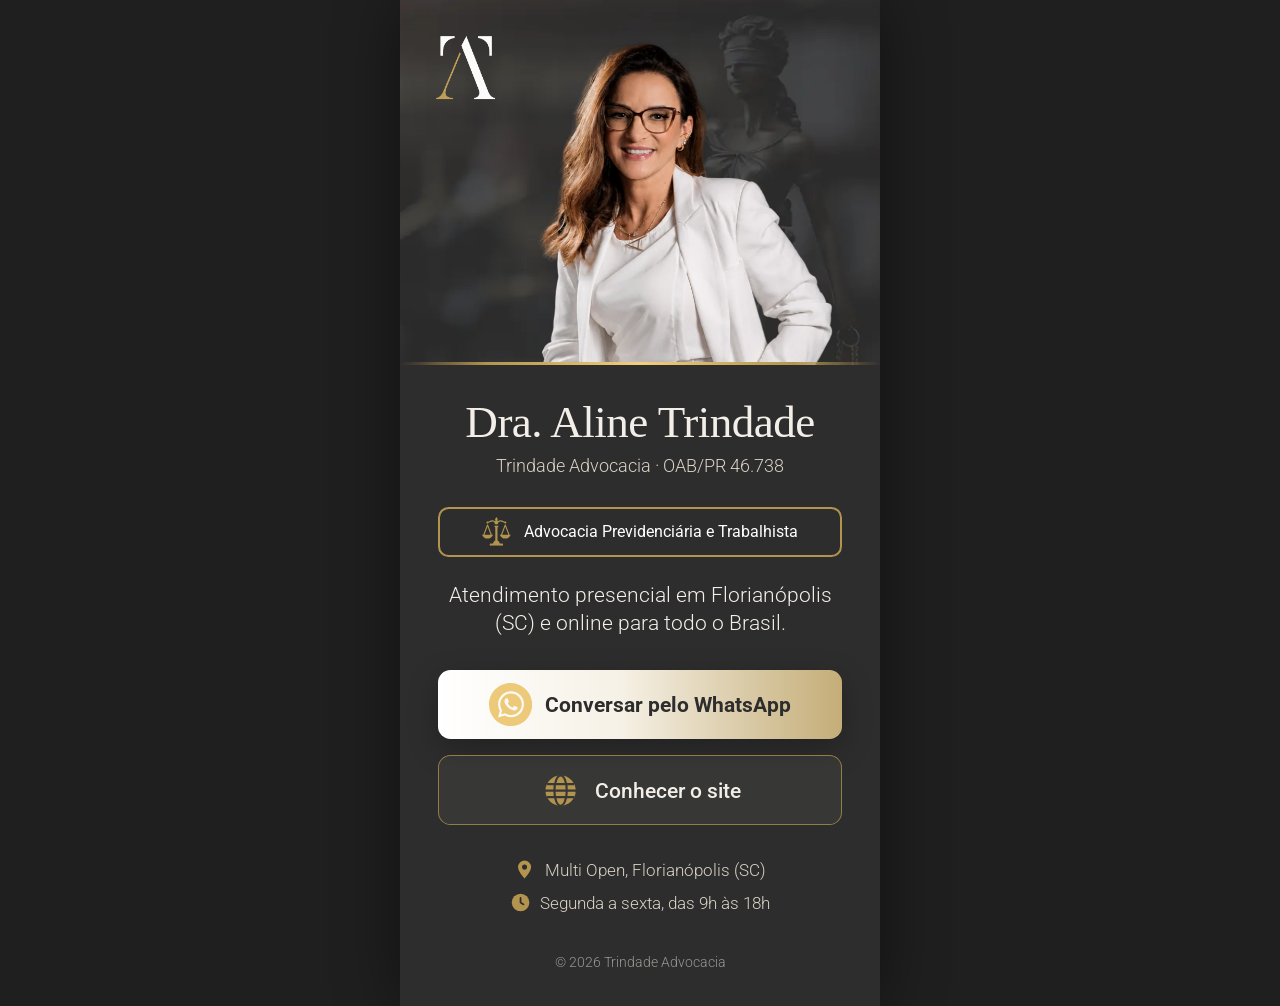
<file: bio/index.html>
<!DOCTYPE html>
<html lang="pt-BR">
<head>
  <meta charset="UTF-8">
  <meta name="viewport" content="width=device-width, initial-scale=1">
  <title>Dra. Aline Trindade | Trindade Advocacia</title>
  <meta name="description" content="Advocacia Previdenciária e Trabalhista. Atendimento presencial em Florianópolis e online para todo o Brasil.">
  <!-- página do link da bio do Instagram (20/11): fica fora do Google para não competir com o site -->
  <meta name="robots" content="noindex">
  <meta name="theme-color" content="#2d2d2d">
  <meta property="og:type" content="website">
  <meta property="og:locale" content="pt_BR">
  <meta property="og:title" content="Trindade Advocacia | Dra. Aline Trindade">
  <meta property="og:description" content="Advocacia Previdenciária e Trabalhista. Atendimento presencial em Florianópolis e online para todo o Brasil.">
  <meta property="og:url" content="https://www.trindadeprevadvocacia.adv.br/bio/">
  <meta property="og:image" content="https://www.trindadeprevadvocacia.adv.br/img/compartilhar-v2.jpg">
  <meta property="og:image:width" content="1200">
  <meta property="og:image:height" content="630">
  <link rel="icon" type="image/png" href="/img/favicon.png">
  <link rel="apple-touch-icon" href="/img/apple-touch-icon.png">
  <link rel="preconnect" href="https://fonts.googleapis.com">
  <link rel="preconnect" href="https://fonts.gstatic.com" crossorigin>
  <link href="https://fonts.googleapis.com/css2?family=Old+Standard+TT:ital,wght@0,400;0,700;1,400&family=Roboto:wght@300..700&display=swap" rel="stylesheet">
  <link rel="preload" as="image" href="/img/aline-hero.webp?v=20261119-4" type="image/webp">
  <style>
    /* Mesma estética da hero do site no celular: grafite, estátua da Justiça ao fundo, foto da Aline cortada
       pela linha dourada, etiqueta com borda dourada e o botão claro do WhatsApp.
       --b vale 1% da coluna (no celular, 1vw; no computador a coluna para em 480px) */
    :root {
      --grafite: #2d2d2d;
      --grafite-3: #1f1f1f;
      --ouro: #b2944e;
      --ouro-claro: #f2cf7d;
      --claro: #f3efe8;
      --claro-2: #d9d2c5;
      --ico-whats: #edca79;
      --serif: "Old Standard TT", "Didot", "Times New Roman", serif;
      --sans: "Roboto", "Segoe UI", Arial, sans-serif;
      --w: min(100vw, 480px);
      --b: calc(var(--w) / 100);
    }
    * { box-sizing: border-box; }
    html { background: var(--grafite-3); }
    body {
      margin: 0;
      color: var(--claro);
      font-family: var(--sans);
      line-height: 1.5;
      -webkit-font-smoothing: antialiased;
      text-rendering: optimizeLegibility;
    }
    img, svg { display: block; }
    h1, p { margin: 0; }
    ul { margin: 0; padding: 0; list-style: none; }
    :focus-visible { outline: 3px solid var(--ouro-claro); outline-offset: 3px; border-radius: 6px; }

    .bio {
      width: var(--w);
      min-height: 100vh; min-height: 100dvh;
      margin-inline: auto;
      display: flex; flex-direction: column;
      background: var(--grafite);
      box-shadow: 0 0 60px rgba(0, 0, 0, 0.45);
    }

    /* foto: o fundo da estátua na mesma posição da hero do celular, a Aline cortada na cintura pela linha dourada */
    .bio__foto {
      position: relative;
      height: calc(76 * var(--b));
      overflow: hidden;
      background: url("/img/fundo-justica-1280.webp?v=2") no-repeat calc(-83.3 * var(--b)) calc(-4 * var(--b)) / calc(209 * var(--b)) auto;
    }
    .bio__logo {
      position: absolute; z-index: 2;
      left: calc(7 * var(--b)); top: calc(7 * var(--b));
      height: calc(14 * var(--b)); width: auto;
    }
    .bio__aline {
      position: absolute;
      left: calc(11 * var(--b)); top: calc(8 * var(--b));
      width: calc(86 * var(--b)); max-width: none; height: auto;
    }
    .bio__foto::after {
      content: ""; position: absolute; left: 0; right: 0; bottom: 0; z-index: 3;
      height: max(2px, calc(0.55 * var(--b)));
      background: linear-gradient(90deg, rgba(178, 148, 78, 0) 0%, #b2944e 18%, #f2cf7d 50%, #b2944e 82%, rgba(178, 148, 78, 0) 100%);
    }

    .bio__texto {
      flex: 1;
      display: flex; flex-direction: column;
      padding: calc(7 * var(--b)) calc(8 * var(--b)) calc(7 * var(--b));
      text-align: center;
    }
    .bio__nome {
      font-family: var(--serif); font-weight: 400;
      font-size: max(1.9rem, calc(9.4 * var(--b))); line-height: 1.08; letter-spacing: -0.012em;
    }
    .bio__oab {
      margin-top: calc(1.6 * var(--b));
      font-size: max(0.9rem, calc(3.7 * var(--b))); font-weight: 300; line-height: 1.3;
      color: var(--claro-2);
    }

    /* etiqueta da hero: borda dourada, balança dourada e texto branco */
    .selo-area {
      display: flex; align-items: center; justify-content: center; gap: calc(2.6 * var(--b));
      min-height: max(40px, calc(10.4 * var(--b)));
      margin-top: calc(6 * var(--b));
      padding: 0 calc(3 * var(--b));
      border: max(2px, calc(0.37 * var(--b))) solid var(--ouro);
      border-radius: calc(2.2 * var(--b));
      font-size: max(12px, calc(3.3 * var(--b))); line-height: 1.2;
      color: #fff;
    }
    .selo-area svg { width: max(22px, calc(6 * var(--b))); height: max(22px, calc(6 * var(--b))); fill: var(--ouro); flex: none; }

    .bio__frase {
      margin-top: calc(5 * var(--b));
      font-size: max(1rem, calc(4.3 * var(--b))); font-weight: 300; line-height: 1.4;
      text-wrap: balance;
    }

    .bio__links { display: flex; flex-direction: column; gap: calc(3.4 * var(--b)); margin-top: calc(6.5 * var(--b)); }
    .bio__links a {
      display: flex; align-items: center; justify-content: center; gap: calc(2.8 * var(--b));
      min-height: max(54px, calc(14.5 * var(--b)));
      padding: 0 calc(4 * var(--b));
      border-radius: max(12px, calc(2.6 * var(--b)));
      font-size: max(16px, calc(4.4 * var(--b))); line-height: 1.2;
      text-decoration: none;
      transition: transform 0.25s ease, box-shadow 0.25s ease, filter 0.25s ease, background-color 0.25s ease;
    }
    .bio__links a:hover { transform: translateY(-2px); }
    .bio__links svg { flex: none; width: max(34px, calc(9 * var(--b))); height: max(34px, calc(9 * var(--b))); }
    /* botão claro do site, com o círculo dourado do WhatsApp */
    .btn-whats {
      background: linear-gradient(90deg, #ffffff 0%, #f6f1e6 45%, #c4ad77 100%);
      color: var(--grafite); font-weight: 700;
      box-shadow: 0 10px 30px rgba(0, 0, 0, 0.25);
    }
    .btn-whats:hover { box-shadow: 0 16px 36px rgba(0, 0, 0, 0.32); filter: brightness(1.03); }
    .btn-whats svg { fill: var(--ico-whats); }
    /* site: grafite com contorno dourado fino e o globo dourado */
    .btn-site {
      background: rgba(243, 239, 232, 0.05);
      border: 1px solid rgba(178, 148, 78, 0.75);
      color: var(--claro); font-weight: 500;
    }
    .btn-site:hover { background: rgba(243, 239, 232, 0.1); }
    .btn-site svg { fill: var(--ouro); padding: calc(0.9 * var(--b)); }

    .bio__info {
      display: flex; flex-direction: column; align-items: center; gap: calc(2.2 * var(--b));
      margin-top: calc(7 * var(--b));
      font-size: max(0.9rem, calc(3.6 * var(--b))); font-weight: 300; line-height: 1.3;
      color: var(--claro-2);
    }
    .bio__info li { display: flex; align-items: center; gap: calc(2 * var(--b)); }
    .bio__info svg { flex: none; width: max(16px, calc(4.4 * var(--b))); height: max(16px, calc(4.4 * var(--b))); fill: var(--ouro); }

    .bio__rodape {
      margin-top: auto;
      padding-top: calc(8 * var(--b));
      font-size: max(12px, calc(3 * var(--b))); font-weight: 300; line-height: 1.4;
      color: rgba(243, 239, 232, 0.55);
    }

    /* entrada suave, só para quem não pediu menos movimento */
    @media (prefers-reduced-motion: no-preference) {
      .bio__aline, .bio__texto > * { animation: subir 0.7s cubic-bezier(0.2, 0.7, 0.2, 1) both; }
      .bio__texto > :nth-child(2) { animation-delay: 0.06s; }
      .bio__texto > :nth-child(3) { animation-delay: 0.12s; }
      .bio__texto > :nth-child(4) { animation-delay: 0.18s; }
      .bio__texto > :nth-child(5) { animation-delay: 0.24s; }
      .bio__texto > :nth-child(n+6) { animation-delay: 0.3s; }
      @keyframes subir { from { opacity: 0; transform: translateY(12px); } }
    }
  </style>
</head>
<body>

<svg width="0" height="0" style="position:absolute" aria-hidden="true">
  <symbol id="i-whats" viewBox="0 0 512 512"><path d="m256 0c-141.363281 0-256 114.636719-256 256s114.636719 256 256 256 256-114.636719 256-256-114.636719-256-256-256zm5.425781 405.050781c-.003906 0 .003907 0 0 0h-.0625c-25.644531-.011719-50.84375-6.441406-73.222656-18.644531l-81.222656 21.300781 21.738281-79.375c-13.410156-23.226562-20.464844-49.578125-20.453125-76.574219.035156-84.453124 68.769531-153.160156 153.222656-153.160156 40.984375.015625 79.457031 15.96875 108.382813 44.917969 28.929687 28.953125 44.851562 67.4375 44.835937 108.363281-.035156 84.457032-68.777343 153.171875-153.21875 153.171875zm0 0"/><path d="m261.476562 124.46875c-70.246093 0-127.375 57.105469-127.40625 127.300781-.007812 24.054688 6.726563 47.480469 19.472657 67.75l3.027343 4.816407-12.867187 46.980468 48.199219-12.640625 4.652344 2.757813c19.550781 11.601562 41.964843 17.738281 64.816406 17.746094h.050781c70.191406 0 127.320313-57.109376 127.351563-127.308594.011718-34.019532-13.222657-66.003906-37.265626-90.066406-24.042968-24.0625-56.019531-37.324219-90.03125-37.335938zm74.90625 182.035156c-3.191406 8.9375-18.484374 17.097656-25.839843 18.199219-6.597657.984375-14.941407 1.394531-24.113281-1.515625-5.5625-1.765625-12.691407-4.121094-21.828126-8.0625-38.402343-16.578125-63.484374-55.234375-65.398437-57.789062-1.914063-2.554688-15.632813-20.753907-15.632813-39.59375 0-18.835938 9.890626-28.097657 13.398438-31.925782 3.511719-3.832031 7.660156-4.789062 10.210938-4.789062 2.550781 0 5.105468.023437 7.335937.132812 2.351563.117188 5.507813-.894531 8.613281 6.570313 3.191406 7.664062 10.847656 26.5 11.804688 28.414062.957031 1.917969 1.59375 4.152344.320312 6.707031-1.277344 2.554688-5.519531 8.066407-9.570312 13.089844-1.699219 2.105469-3.914063 3.980469-1.679688 7.8125 2.230469 3.828125 9.917969 16.363282 21.296875 26.511719 14.625 13.039063 26.960938 17.078125 30.789063 18.996094 3.824218 1.914062 6.058594 1.59375 8.292968-.957031 2.230469-2.554688 9.570313-11.175782 12.121094-15.007813 2.550782-3.832031 5.105469-3.191406 8.613282-1.914063 3.511718 1.273438 22.332031 10.535157 26.160156 12.449219 3.828125 1.917969 6.378906 2.875 7.335937 4.472657.960938 1.597656.960938 9.257812-2.230469 18.199218zm0 0"/></symbol>
  <symbol id="i-balanca" viewBox="0 0 26 26"><path d="M19,24.968v1H7v-1c0-0.551,0.449-1,1-1h2.013c0.053-1.248,0.863-2.29,1.987-2.689V9.554 c-0.527-0.333-0.88-0.917-0.88-1.587H12h2h0.88c0,0.67-0.353,1.254-0.88,1.587v11.724c1.124,0.399,1.934,1.441,1.987,2.689H18 C18.551,23.968,19,24.417,19,24.968z M26,15.967c-0.733,2.064-2.685,3.553-5,3.553s-4.267-1.49-5-3.553h1.154l3.378-8.953 c0.146-0.39,0.789-0.39,0.936,0l3.378,8.953H26z M23.777,15.967L21,8.608l-2.777,7.36H23.777z M5,5.978 c0.453,0,0.822-0.303,0.95-0.714c0.331-0.126,0.67-0.296,1.018-0.472C7.733,4.406,8.6,3.967,9.5,3.967 c0.864,0,1.404,0.399,1.713,0.739c-0.012,0.086-0.026,0.172-0.026,0.261c0,1.001,0.812,1.813,1.813,1.813s1.813-0.812,1.813-1.813 c0-0.089-0.014-0.174-0.026-0.26c0.308-0.339,0.848-0.74,1.713-0.74c0.9,0,1.767,0.438,2.531,0.824 c0.349,0.176,0.688,0.346,1.019,0.472c0.128,0.411,0.497,0.714,0.95,0.714c0.558,0,1.01-0.452,1.01-1.01s-0.452-1.01-1.01-1.01 c-0.288,0-0.545,0.124-0.729,0.318c-0.247-0.104-0.514-0.237-0.789-0.376c-0.864-0.437-1.843-0.932-2.982-0.932 c-0.996,0-1.690,0.379-2.161,0.787c-0.211-0.233-0.481-0.407-0.788-0.506c0.373-0.2,0.635-0.581,0.635-1.032 C14.186,1.561,13,0.032,13,0.032s-1.186,1.529-1.186,2.184c0,0.452,0.262,0.832,0.635,1.032c-0.307,0.098-0.577,0.273-0.788,0.506 C11.19,3.346,10.496,2.967,9.5,2.967c-1.139,0-2.119,0.495-2.983,0.932C6.242,4.039,5.976,4.172,5.729,4.275 C5.545,4.082,5.288,3.957,5,3.957c-0.558,0-1.01,0.452-1.01,1.01S4.442,5.978,5,5.978z M5,19.521c-2.315,0-4.267-1.49-5-3.553 h1.154l3.378-8.953c0.146-0.39,0.789-0.39,0.936,0l3.378,8.953H10C9.267,18.031,7.315,19.521,5,19.521z M7.777,15.967L5,8.608 l-2.777,7.36H7.777z"/></symbol>
  <symbol id="i-pin-cheio" viewBox="0 0 24 24"><path d="M12 1.8a7.4 7.4 0 0 0-7.4 7.4c0 5.5 7.4 13 7.4 13s7.4-7.5 7.4-13A7.4 7.4 0 0 0 12 1.8Zm0 10.3a2.9 2.9 0 1 1 0-5.8 2.9 2.9 0 0 1 0 5.8Z"/></symbol>
  <mask id="m-relogio-cheio" maskUnits="userSpaceOnUse" x="0" y="0" width="24" height="24"><rect width="24" height="24" fill="#fff"/><path d="M12 6.8V12l3.4 2.1" fill="none" stroke="#000" stroke-width="2" stroke-linecap="round" stroke-linejoin="round"/></mask>
  <symbol id="i-relogio-cheio" viewBox="0 0 24 24"><circle cx="12" cy="12" r="10" mask="url(#m-relogio-cheio)"/></symbol>
  <!-- globo do botão do site: cheio, com os detalhes vazados, como os outros ícones -->
  <mask id="m-globo" maskUnits="userSpaceOnUse" x="0" y="0" width="24" height="24"><rect width="24" height="24" fill="#fff"/><g fill="none" stroke="#000" stroke-width="1.5"><ellipse cx="12" cy="12" rx="4.3" ry="10.5"/><path d="M1 12h22M2.6 7.5h18.8M2.6 16.5h18.8"/></g></mask>
  <symbol id="i-globo" viewBox="0 0 24 24"><circle cx="12" cy="12" r="10.5" mask="url(#m-globo)"/></symbol>
</svg>

<main class="bio">
  <div class="bio__foto">
    <img class="bio__logo" src="/img/logo-a-perna-dourada.png?v=2" alt="Trindade Advocacia" width="228" height="240">
    <img class="bio__aline" src="/img/aline-hero.webp?v=20261119-4" alt="Dra. Aline Trindade, advogada previdenciária em Florianópolis" width="792" height="990" fetchpriority="high">
  </div>

  <div class="bio__texto">
    <h1 class="bio__nome">Dra. Aline Trindade</h1>
    <p class="bio__oab">Trindade Advocacia · OAB/PR 46.738</p>
    <p class="selo-area"><svg aria-hidden="true"><use href="#i-balanca"/></svg>Advocacia Previdenciária e Trabalhista</p>
    <p class="bio__frase">Atendimento presencial em Florianópolis (SC) e online para todo o Brasil.</p>

    <nav class="bio__links" aria-label="Links">
      <a class="btn-whats" href="https://wa.me/5548996100312?text=Ol%C3%A1%2C%20Dra.%20Aline!%20Vim%20pelo%20Instagram%20e%20gostaria%20de%20falar%20sobre%20o%20meu%20caso." target="_blank" rel="noopener">
        <svg aria-hidden="true"><use href="#i-whats"/></svg>
        Conversar pelo WhatsApp
      </a>
      <a class="btn-site" href="/">
        <svg aria-hidden="true"><use href="#i-globo"/></svg>
        Conhecer o site
      </a>
    </nav>

    <ul class="bio__info">
      <li><svg aria-hidden="true"><use href="#i-pin-cheio"/></svg>Multi Open, Florianópolis (SC)</li>
      <li><svg aria-hidden="true"><use href="#i-relogio-cheio"/></svg>Segunda a sexta, das 9h às 18h</li>
    </ul>

    <p class="bio__rodape">© 2026 Trindade Advocacia</p>
  </div>
</main>

</body>
</html>
</file>
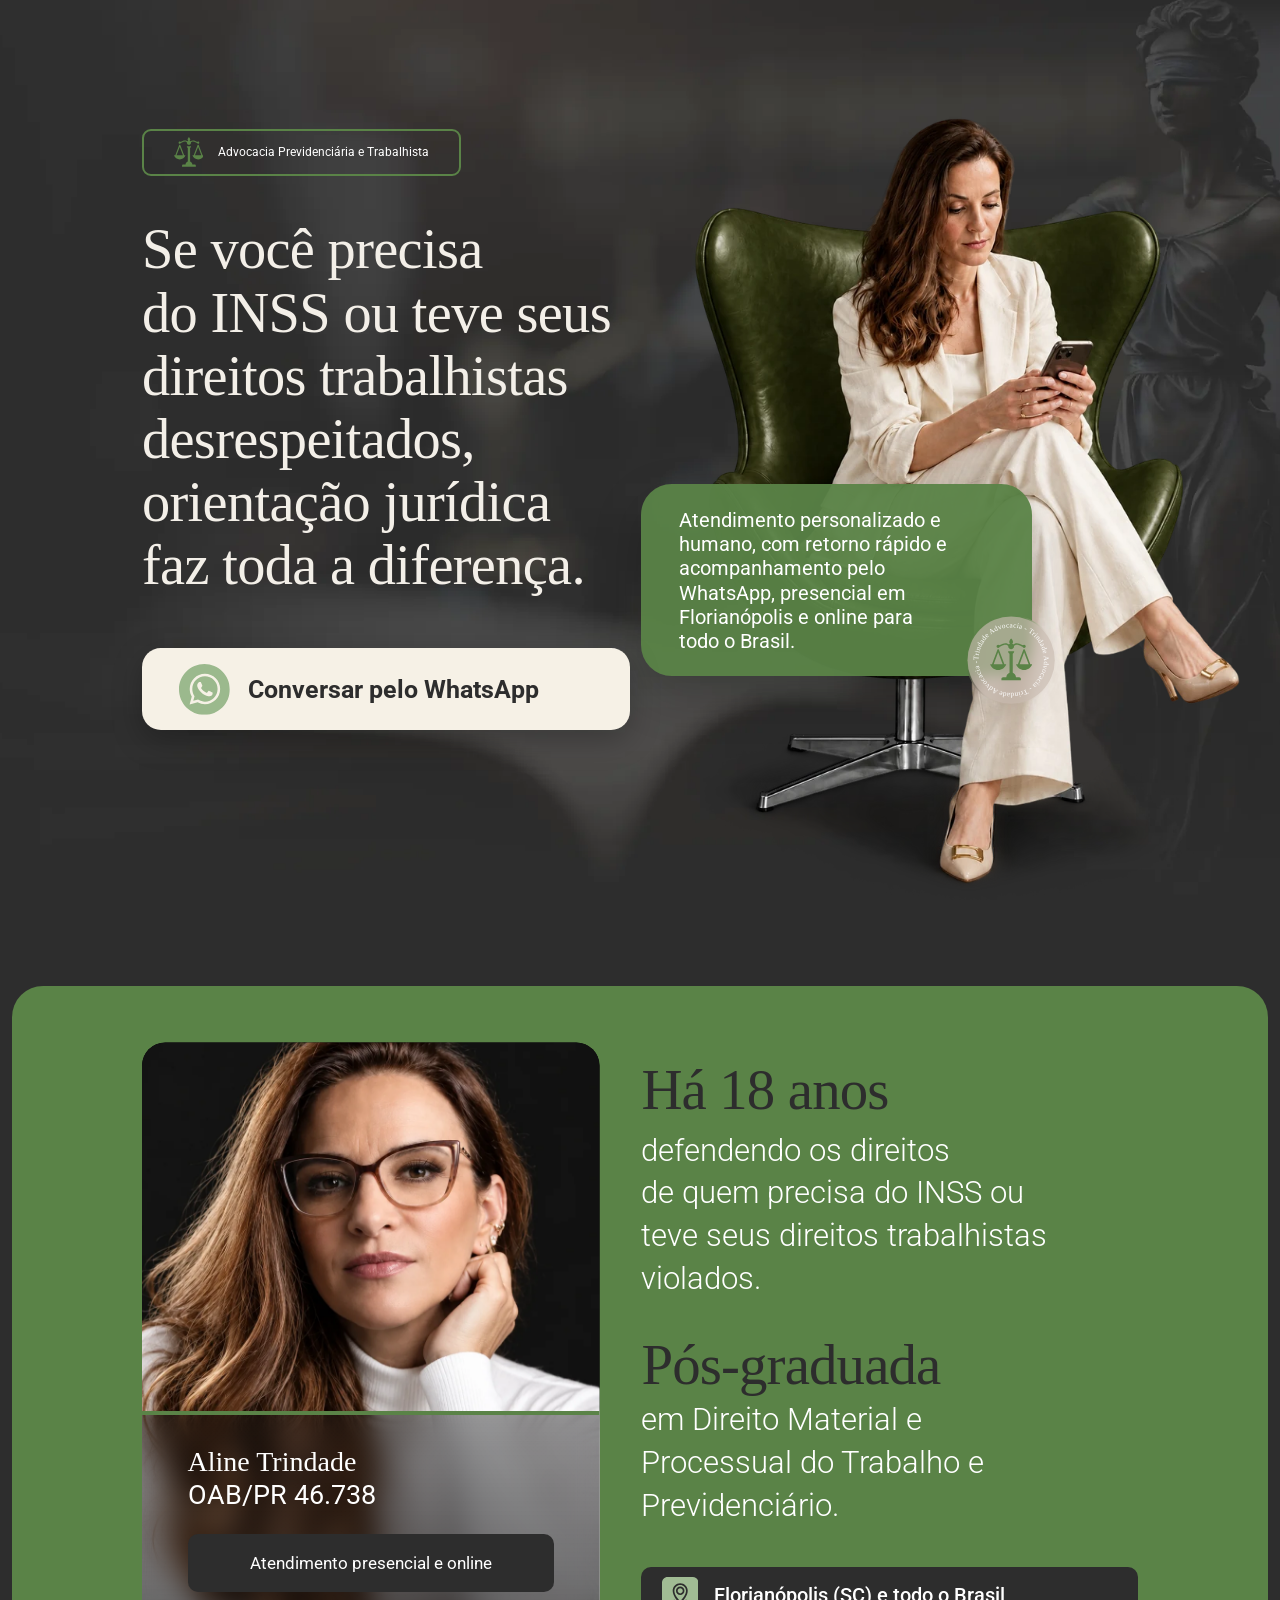
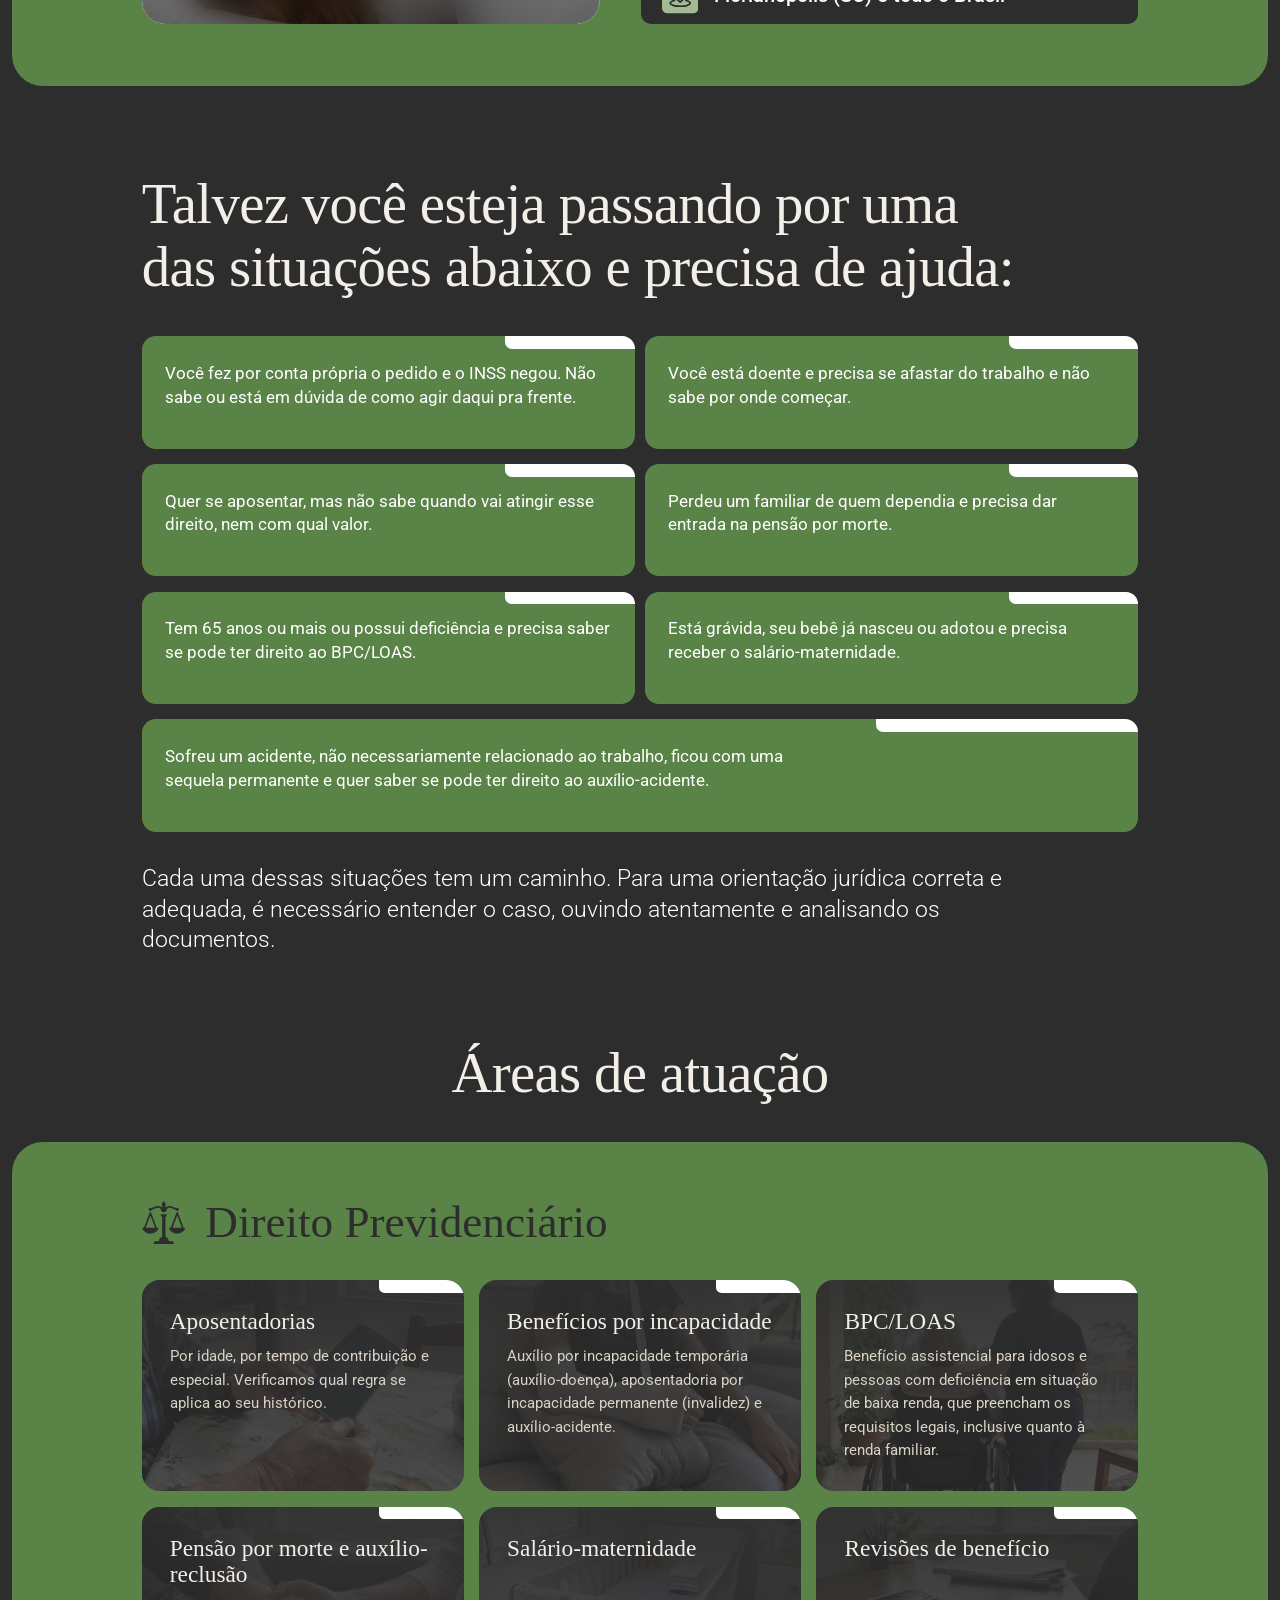
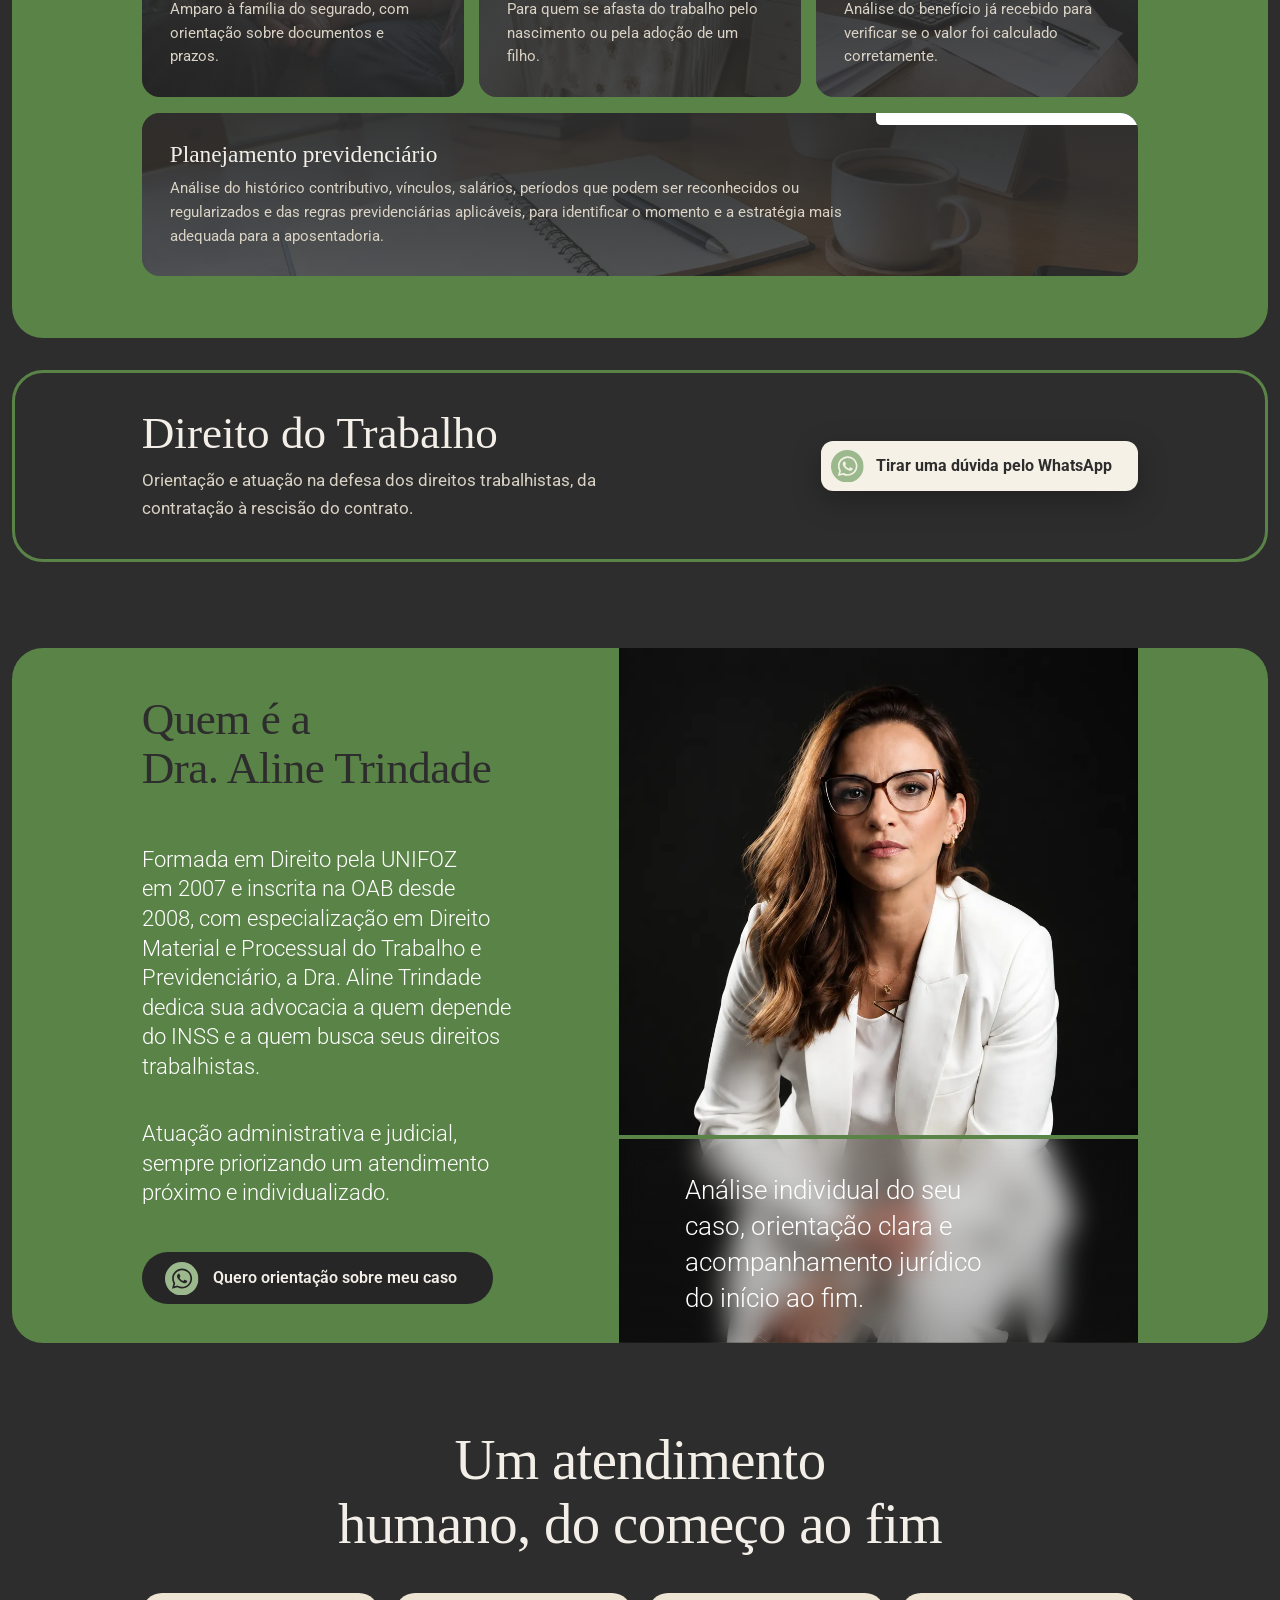
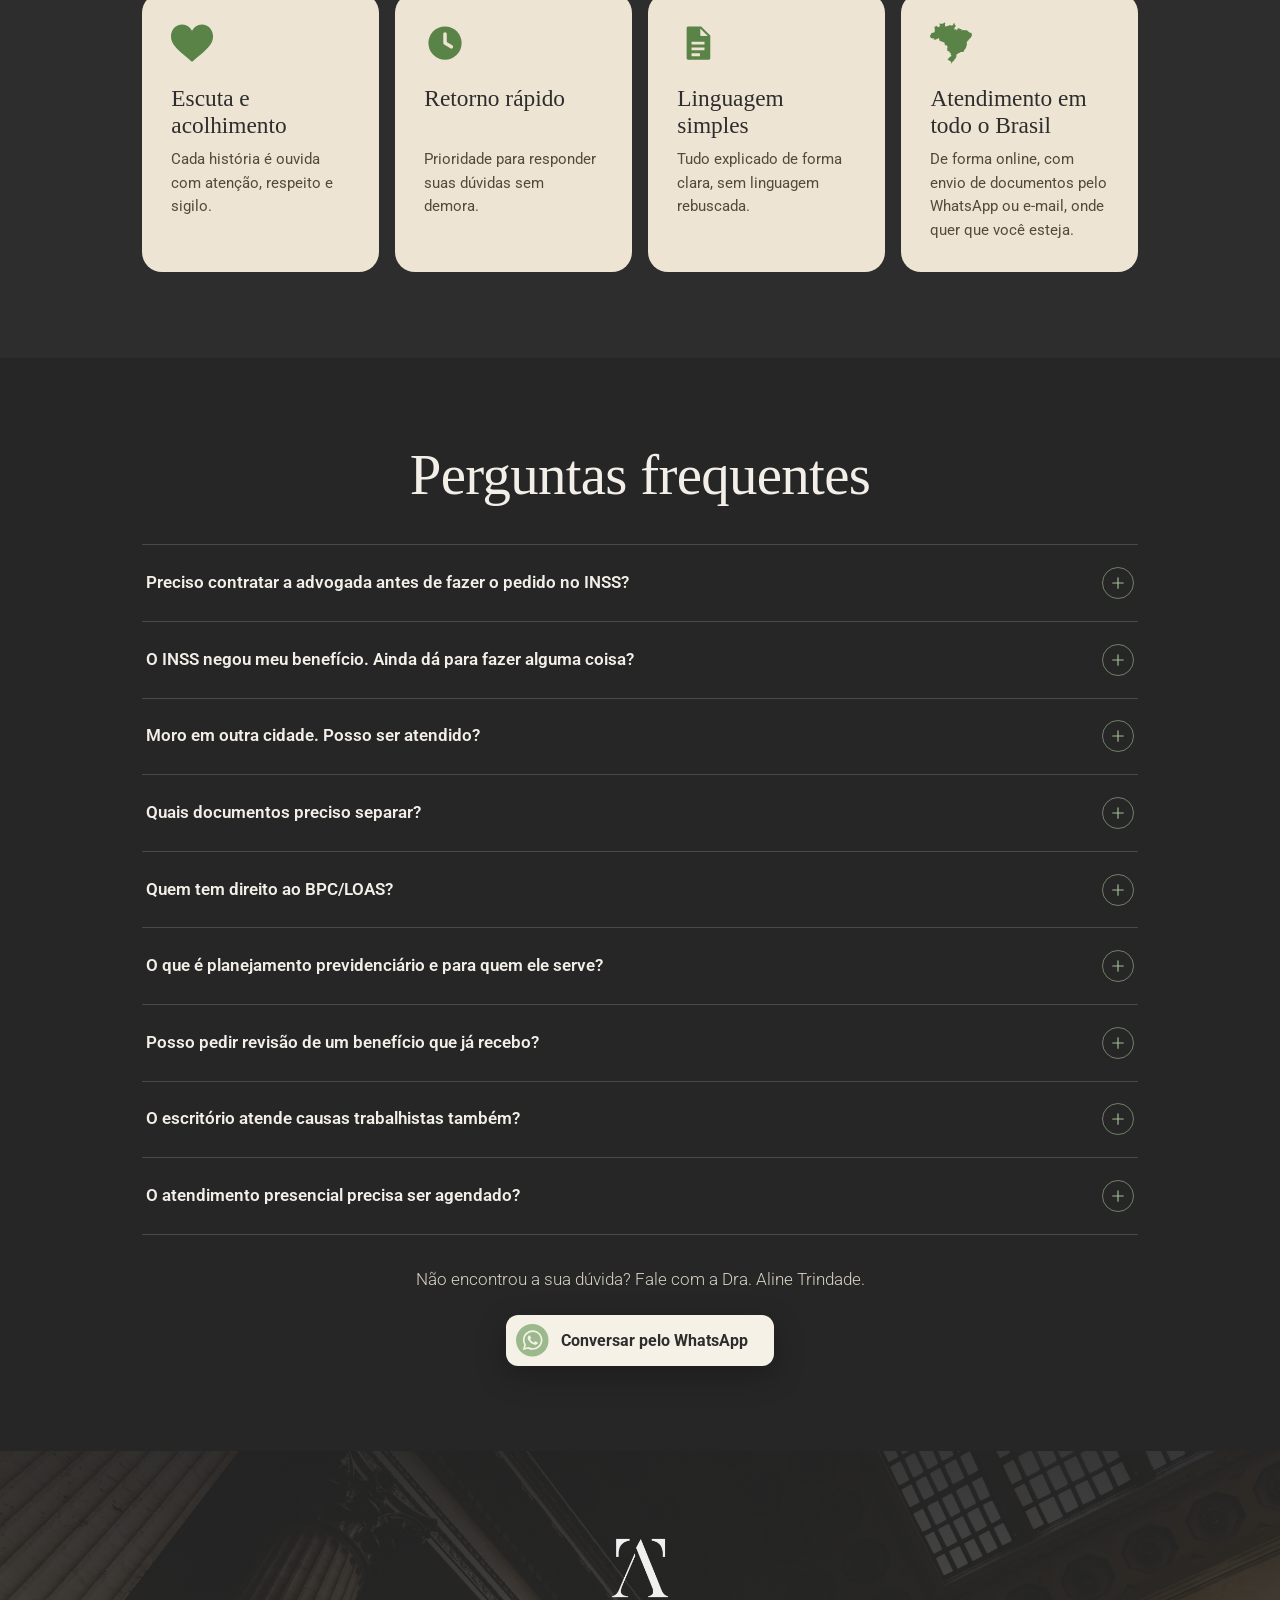
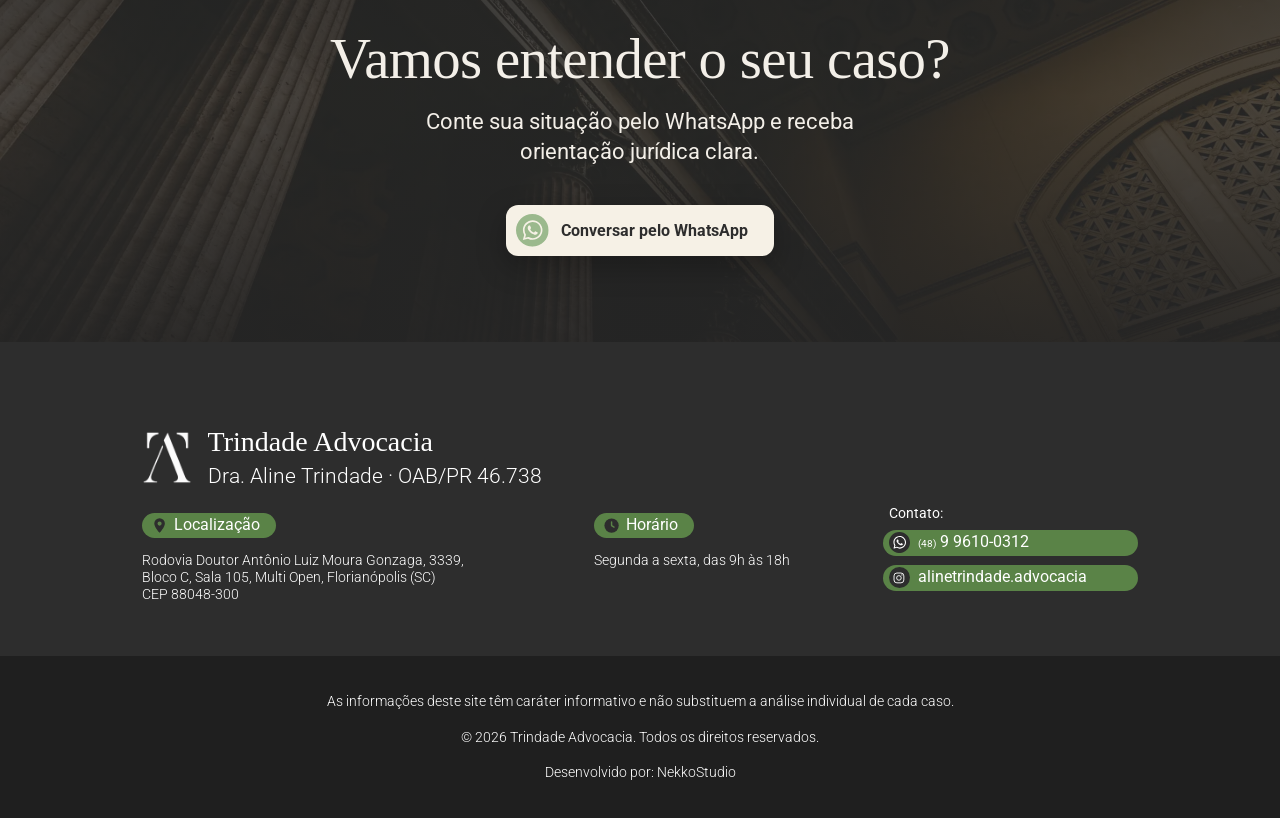
<file: verde/index.html>
<!DOCTYPE html>
<html lang="pt-BR">
<head>
  <meta charset="UTF-8">
  <meta name="robots" content="noindex">
  <meta name="viewport" content="width=device-width, initial-scale=1">
  <title>Advogada Previdenciária em Florianópolis | Trindade Advocacia</title>
  <meta name="description" content="Aposentadoria, BPC/LOAS, auxílio-doença, pensão por morte e revisões. Atendimento presencial em Florianópolis e online para todo o Brasil.">
  <meta name="theme-color" content="#2d2d2d">
  <meta property="og:type" content="website">
  <meta property="og:locale" content="pt_BR">
  <meta property="og:title" content="Trindade Advocacia | Dra. Aline Trindade">
  <meta property="og:description" content="Advocacia Previdenciária e Trabalhista. Atendimento presencial em Florianópolis e online para todo o Brasil.">
  <meta property="og:image" content="img/compartilhar.jpg">
  <link rel="icon" type="image/png" href="../img/favicon.png">
  <link rel="apple-touch-icon" href="../img/apple-touch-icon.png">
  <link rel="preconnect" href="https://fonts.googleapis.com">
  <link rel="preconnect" href="https://fonts.gstatic.com" crossorigin>
  <link href="https://fonts.googleapis.com/css2?family=Old+Standard+TT:ital,wght@0,400;0,700;1,400&family=Roboto:wght@300..700&display=swap" rel="stylesheet">
  <link rel="preload" as="image" href="../img/aline-hero-verde.webp?v=20261119-3" type="image/webp">
  <link rel="stylesheet" href="../css/style-verde.css?v=08518c58">
</head>
<body>

<svg width="0" height="0" style="position:absolute" aria-hidden="true">
  <symbol id="i-whats" viewBox="0 0 512 512"><path d="m256 0c-141.363281 0-256 114.636719-256 256s114.636719 256 256 256 256-114.636719 256-256-114.636719-256-256-256zm5.425781 405.050781c-.003906 0 .003907 0 0 0h-.0625c-25.644531-.011719-50.84375-6.441406-73.222656-18.644531l-81.222656 21.300781 21.738281-79.375c-13.410156-23.226562-20.464844-49.578125-20.453125-76.574219.035156-84.453124 68.769531-153.160156 153.222656-153.160156 40.984375.015625 79.457031 15.96875 108.382813 44.917969 28.929687 28.953125 44.851562 67.4375 44.835937 108.363281-.035156 84.457032-68.777343 153.171875-153.21875 153.171875zm0 0"/><path d="m261.476562 124.46875c-70.246093 0-127.375 57.105469-127.40625 127.300781-.007812 24.054688 6.726563 47.480469 19.472657 67.75l3.027343 4.816407-12.867187 46.980468 48.199219-12.640625 4.652344 2.757813c19.550781 11.601562 41.964843 17.738281 64.816406 17.746094h.050781c70.191406 0 127.320313-57.109376 127.351563-127.308594.011718-34.019532-13.222657-66.003906-37.265626-90.066406-24.042968-24.0625-56.019531-37.324219-90.03125-37.335938zm74.90625 182.035156c-3.191406 8.9375-18.484374 17.097656-25.839843 18.199219-6.597657.984375-14.941407 1.394531-24.113281-1.515625-5.5625-1.765625-12.691407-4.121094-21.828126-8.0625-38.402343-16.578125-63.484374-55.234375-65.398437-57.789062-1.914063-2.554688-15.632813-20.753907-15.632813-39.59375 0-18.835938 9.890626-28.097657 13.398438-31.925782 3.511719-3.832031 7.660156-4.789062 10.210938-4.789062 2.550781 0 5.105468.023437 7.335937.132812 2.351563.117188 5.507813-.894531 8.613281 6.570313 3.191406 7.664062 10.847656 26.5 11.804688 28.414062.957031 1.917969 1.59375 4.152344.320312 6.707031-1.277344 2.554688-5.519531 8.066407-9.570312 13.089844-1.699219 2.105469-3.914063 3.980469-1.679688 7.8125 2.230469 3.828125 9.917969 16.363282 21.296875 26.511719 14.625 13.039063 26.960938 17.078125 30.789063 18.996094 3.824218 1.914062 6.058594 1.59375 8.292968-.957031 2.230469-2.554688 9.570313-11.175782 12.121094-15.007813 2.550782-3.832031 5.105469-3.191406 8.613282-1.914063 3.511718 1.273438 22.332031 10.535157 26.160156 12.449219 3.828125 1.917969 6.378906 2.875 7.335937 4.472657.960938 1.597656.960938 9.257812-2.230469 18.199218zm0 0"/></symbol>
  <symbol id="i-balanca" viewBox="0 0 26 26"><path d="M19,24.968v1H7v-1c0-0.551,0.449-1,1-1h2.013c0.053-1.248,0.863-2.29,1.987-2.689V9.554 c-0.527-0.333-0.88-0.917-0.88-1.587H12h2h0.88c0,0.67-0.353,1.254-0.88,1.587v11.724c1.124,0.399,1.934,1.441,1.987,2.689H18 C18.551,23.968,19,24.417,19,24.968z M26,15.967c-0.733,2.064-2.685,3.553-5,3.553s-4.267-1.49-5-3.553h1.154l3.378-8.953 c0.146-0.39,0.789-0.39,0.936,0l3.378,8.953H26z M23.777,15.967L21,8.608l-2.777,7.36H23.777z M5,5.978 c0.453,0,0.822-0.303,0.95-0.714c0.331-0.126,0.67-0.296,1.018-0.472C7.733,4.406,8.6,3.967,9.5,3.967 c0.864,0,1.404,0.399,1.713,0.739c-0.012,0.086-0.026,0.172-0.026,0.261c0,1.001,0.812,1.813,1.813,1.813s1.813-0.812,1.813-1.813 c0-0.089-0.014-0.174-0.026-0.26c0.308-0.339,0.848-0.74,1.713-0.74c0.9,0,1.767,0.438,2.531,0.824 c0.349,0.176,0.688,0.346,1.019,0.472c0.128,0.411,0.497,0.714,0.95,0.714c0.558,0,1.01-0.452,1.01-1.01s-0.452-1.01-1.01-1.01 c-0.288,0-0.545,0.124-0.729,0.318c-0.247-0.104-0.514-0.237-0.789-0.376c-0.864-0.437-1.843-0.932-2.982-0.932 c-0.996,0-1.690,0.379-2.161,0.787c-0.211-0.233-0.481-0.407-0.788-0.506c0.373-0.2,0.635-0.581,0.635-1.032 C14.186,1.561,13,0.032,13,0.032s-1.186,1.529-1.186,2.184c0,0.452,0.262,0.832,0.635,1.032c-0.307,0.098-0.577,0.273-0.788,0.506 C11.19,3.346,10.496,2.967,9.5,2.967c-1.139,0-2.119,0.495-2.983,0.932C6.242,4.039,5.976,4.172,5.729,4.275 C5.545,4.082,5.288,3.957,5,3.957c-0.558,0-1.01,0.452-1.01,1.01S4.442,5.978,5,5.978z M5,19.521c-2.315,0-4.267-1.49-5-3.553 h1.154l3.378-8.953c0.146-0.39,0.789-0.39,0.936,0l3.378,8.953H10C9.267,18.031,7.315,19.521,5,19.521z M7.777,15.967L5,8.608 l-2.777,7.36H7.777z"/></symbol>
  <symbol id="i-local" viewBox="0 0 512 512"><path d="m433.607 0h-355.214c-43.226 0-78.393 35.167-78.393 78.393v355.215c0 43.225 35.167 78.392 78.393 78.392h355.215c43.225 0 78.392-35.167 78.392-78.393v-355.214c0-43.226-35.167-78.393-78.393-78.393zm-177.607 89c58.273 0 105.683 47.409 105.683 105.682 0 62.529-50.891 131.382-98.175 168.895-2.184 1.732-4.821 2.599-7.458 2.599-2.638 0-5.273-.866-7.458-2.6-24.398-19.356-48.363-46.007-65.749-73.119-21.277-33.183-32.524-66.3-32.524-95.775-.001-58.273 47.408-105.682 105.681-105.682zm102.874 320.478c-27.65 8.719-64.186 13.522-102.874 13.522s-75.224-4.803-102.874-13.522c-40.918-12.905-49.507-30.372-49.507-42.752 0-21.217 24.92-38.328 70.169-48.182 6.477-1.404 12.869 2.696 14.279 9.172 1.41 6.477-2.696 12.869-9.172 14.279-38.742 8.437-51.276 20.305-51.276 24.73 0 2.476 6.013 11.438 32.726 19.862 25.378 8.005 59.349 12.413 95.655 12.413 36.307 0 70.277-4.408 95.655-12.412 26.714-8.425 32.727-17.387 32.727-19.862 0-4.427-12.534-16.297-51.277-24.731-6.476-1.41-10.583-7.803-9.173-14.278s7.803-10.585 14.278-9.173c45.251 9.853 70.172 26.964 70.172 48.183 0 12.378-8.589 29.845-49.508 42.751zm-102.874-179.009c-19.733 0-35.787-16.054-35.787-35.787 0-19.732 16.054-35.786 35.787-35.786s35.787 16.054 35.787 35.786c0 19.733-16.054 35.787-35.787 35.787zm.045 108.135c41.709-35.974 81.638-94.714 81.638-143.922 0-45.039-36.643-81.682-81.683-81.682-45.039 0-81.682 36.643-81.682 81.682 0 51.361 41.049 108.935 81.727 143.922zm-59.832-143.922c0-32.966 26.82-59.786 59.787-59.786s59.787 26.82 59.787 59.786c0 32.967-26.82 59.787-59.787 59.787s-59.787-26.821-59.787-59.787z"/></symbol>
  <!-- ícones preenchidos do atendimento (os detalhes são vazados) -->
  <symbol id="i-escuta" viewBox="0 0 512 512"><path d="M376,30c-27.783,0-53.255,8.804-75.707,26.168c-21.525,16.647-35.856,37.85-44.293,53.268 c-8.437-15.419-22.768-36.621-44.293-53.268C189.255,38.804,163.783,30,136,30C58.468,30,0,93.417,0,177.514 c0,90.854,72.943,153.015,183.369,247.118c18.752,15.981,40.007,34.095,62.099,53.414C248.38,480.596,252.12,482,256,482 s7.62-1.404,10.532-3.953c22.094-19.322,43.348-37.435,62.111-53.425C439.057,330.529,512,268.368,512,177.514 C512,93.417,453.532,30,376,30z"/></symbol>
  <mask id="m-relogio" maskUnits="userSpaceOnUse" x="0" y="0" width="24" height="24"><rect width="24" height="24" fill="#fff"/><path d="M12 6.8V12l3.6 2.2" fill="none" stroke="#000" stroke-width="2" stroke-linecap="round" stroke-linejoin="round"/></mask>
  <symbol id="i-relogio" viewBox="0 0 24 24"><circle cx="12" cy="12" r="9.5" mask="url(#m-relogio)"/></symbol>
  <symbol id="i-texto" viewBox="0 0 24 24"><path fill-rule="evenodd" d="M6.5 2.5h7.3l5.2 5.2v12.8c0 .6-.4 1-1 1H6.5c-.6 0-1-.4-1-1v-17c0-.6.4-1 1-1Zm6.8 1.2v3.6c0 .4.3.7.7.7h3.6ZM8.3 11.3h7.4v1.6H8.3Zm0 3.3h7.4v1.6H8.3Zm0 3.3h4.8v1.6H8.3Z"/></symbol>
  <symbol id="i-brasil" viewBox="0 0 128 128"><path d="m52.904 114.901c.172.225 1.067.151 1.327.121.349-.039.614-.286.948-.329.544-.069.418.272.602.614.22.409.654.428.995.687.351.266.355.617.5.99.206.527.461.793 1.016.561.429-.181.77-.637 1.06-.013.245.527.189.802.767 1.145.408.241.855.521 1.274.725.173.085.353.088.513.218.188.151.157.366.273.514.358.457.988.271 1.453.581.578.385 1.398 1.56 1.231 2.293-.235 1.04-1.255 1.93-.72 3.095.49 1.066 1.461.02 2.027-.471.416-.359.401-.719.562-1.26.153-.521.475-.948.742-1.411.291-.503.424-1.115.798-1.561.366-.438.921-.798 1.38-1.178.386-.319.817-.547 1.186-.91.458-.454.818-.912 1.235-1.414.437-.527 1.028-.917 1.457-1.47.43-.553.62-1.206.923-1.814.641-1.286 1.46-2.47 2.362-3.596.504-.63 1.965-.923 2.183-1.746.026-.098-.11-.286-.027-.488.063-.149.218-.263.306-.395.274-.41.419-.74.495-1.211.239-1.493.804-3.441.334-4.923.327.27.564-.023.765-.291-.113-.271-.419-.354-.543-.626-.199-.438-.018-.894.049-1.335.074-.482.094-.941.578-1.195.716-.376 1.374-.803 2.065-1.247.406-.262.74-.652 1.139-.935.818-.58 1.664-1.35 2.604-1.726.212-.085.391-.03.604-.088.279-.075.37-.301.581-.46.463-.349.806-.286 1.279-.053.406.199.682.41 1.061-.025.48-.553-.251-.265-.334-.74-.099-.566.95-.373 1.245-.456.467-.131 1.01-.441 1.414-.673.256-.146.373-.179.482-.479.067-.186-.037-.581.063-.722.239-.336 1.165-.082 1.534-.174.106.319-.193.403.193.542.243.087.717-.104.968-.138.78-.104 1.605-.045 2.397-.046.614 0 1.12.005 1.697.092.857.128 1.055-.057 1.253-.821.245-.944.933-1.574 1.86-1.869.376-.12.943-.118 1.122-.548.171-.413-.18-.904-.276-1.277-.3-1.16.402-1.582 1.163-2.283.31-.286.748-.565.957-.898.232-.369.158-.903.365-1.282.171-.311.56-.523.799-.797.327-.374.571-.796.876-1.175.397-.495 1.291-.945 1.498-1.561.108-.322-.087-.576-.127-.912-.041-.354.034-.662.102-.994.113-.564.159-1.498.807-1.695.019-.532-.062-.69.373-.906.209-.104.199.133.372-.173.073-.128.052-.397.036-.557-.092-.929.18-1.609.421-2.507.323-1.209 1.198-2.338 1.116-3.638-.076-1.193-1.017-2.447-.75-3.672.16-.738.656-1.233.619-2.039-1.319.112-.012-1.286.224-1.695.248-.43.274-.799.341-1.28.058-.419.252-.778.226-1.222.221-.22.679-.35.916-.021.325.449-.211.748-.297 1.106-.126.518.229.521.559.268.387-.297.588-.861.823-1.272.212-.37.55-.572.822-.901.295-.356.605-.809.858-1.218.396-.64.609-1.445.976-2.1.304-.543.966-.824 1.406-1.289 1.08-1.142 2.432-2.066 3.316-3.387.268-.4.421-.612.784-.933.323-.285.711-.683.949-1.039.263-.391.29-.876.568-1.257.344-.47.829-.765 1.144-1.288.247-.41.642-.877.821-1.321.155-.381-.012-.841.112-1.234.28-.887.968-1.768.915-2.727-.024-.44-.292-.829-.449-1.233-.162-.42-.036-.921-.26-1.287-.208-.342-.444-.509-.559-.91s-.191-.824-.275-1.232c-.145-.704-.456-1.54-1.139-1.782-.443-.157-1.172-.187-1.646-.094-.419.083-1.05.271-1.506.187-.458-.084-.97-.445-1.415-.594-.567-.19-1.066-.212-1.326-.861-.696-.232-1.454-1.025-1.907-1.56-.275-.325-.419-.779-.788-1.037-.398-.278-.75-.291-1.122-.652-.294-.286-.502-.327-.874-.501-.44-.206-.575-.587-.902-.914-.449-.447-1.319-.755-1.872-1.093-.658-.402-1.417-.403-2.166-.547-.28-.054-.704-.111-.995-.048-.428.094-.545.251-.945.166-.227-.048-.424-.129-.673-.146-.477-.032-.96-.001-1.436.028-.462.028-.613-.243-1.006-.273-.494-.039-.454.44-.909.456-.321.011-.828-.238-1.152-.319-.374-.093-.559-.328-.868-.537-.345-.233-.66-.261-1.084-.24-.461.023-.563.316-.958.365-.337.042-.712-.285-1.095-.039-.144.092-.184.345-.306.417-.16.095-.377-.008-.551.09-.323.182-.387.732-.604 1.028-.325.443-.433.552-.464 1.142-.593-.008-.289-.74-.265-1.041.032-.424-.222-.721-.229-1.152-.007-.41.271-.844-.046-1.039-.142-.087-.341.076-.457-.09-.145-.206.052-.353.151-.491.22-.304.725-.653.311-1.063-.088-.086-.325-.023-.452-.178-.095-.117-.015-.474-.098-.552-.193-.18-.799.143-1.099.14-.136-.001-.281-.18-.455-.095-.266.129-.114.327-.229.552-.244.481-.504.194-.421-.241.048-.246.453-.755-.079-.811-.241-.025-.216.219-.353.243-.267.046-.277-.145-.458-.199-.31-.094-.776.192-1.008-.005-.081-.456.413-.93-.054-1.273-.452.292-.461 1.096-1.016.745-.229-.145-.332-.537-.59-.632-.128-.047-.244.013-.319-.006-.045-.012-.101.107-.197.068-.104-.042-.091-.177-.192-.228-.199-.101-.325-.112-.56-.125-.505-.026-.747.052-1.132-.288-.653-.577-.932-.745-1.789-.43-.34.125-.805.136-1.084.364-.297.243-.389.752-.579 1.083-.321.556-.172.741-.116 1.323.055.567-.358.775-.775 1.116-.352.286-.896.773-1.052 1.211-.152.431.061.931.14 1.356.082.446.157.891.239 1.332.094.509-.31.894-.549.356-.129-.29-.051-.897-.099-1.219-.061-.403-.222-.725-.313-1.103-.108-.45.295-.892.221-1.27-.108-.546-.469-.22-.652.091-.144.243-.541 1.216-.982.628-.321-.429.378-1.032.257-1.488-.397-.191-1.15.281-1.543.438-.59.235-1.07.189-1.688.193-.625.004-.868.451-1.46.457-.655.006-.832-.422-1.371-.588-.184.341-.166.66-.188 1.039-.476.138-.478-.402-.494-.724-.028-.527.018-.793.547-.959.795-.25 1.548.001 2.372.001.426 0 .937.152.969-.404.017-.295-.308-.684-.457-1-.145-.307-.225-.789-.497-.982-.229-.163-.996-.413-1.246-.319-.423.159-.535.827-.821 1.118-.267.271-.646.458-1.002.539-.335.076-.942.105-1.052-.317-.133-.51.564-.813.778-1.156.238-.38.102-.877.363-1.233.345-.469.778-.91 1.104-1.437.26-.419.54-.922.939-1.209.31-.223.617-.356.887-.65.573-.625.763-1.322 1.509-1.697.25-.126.745-.431.479-.834-.25-.379-.778.198-.984.038-.376-.292.183-.635.398-.676.432-.083.959.086 1.008-.545.093-1.181-1.537-.59-1.463-1.509.018-.218.259-1.07-.4-.768-.394.18-.15.876-.237 1.179-.108.379-.474.42-.685.047-.233-.415.151-.703.183-1.051.039-.435-.308-.596-.467-.948-.149-.332-.162-.782-.218-1.151-.07-.472-.115-.64-.399-1.014-.277-.365-.309-.561-.376-.996-.083-.538-.442-.847-.63-1.366-.18-.498-.236-.988-.336-1.499-.715.047-.823.021-1.182.718-.251.488-.398 1.023-.647 1.51-.264.516-.687.854-.959 1.35-.261.475-.253.968-.444 1.447-.168.422-.543.878-.786 1.313-.209.373-.474.851-.751 1.184-.461.555-1.353.948-2.066.719-.332-.106-.485-.309-.867-.308-.35.001-.682.142-1.05.137-.452-.006-.774-.065-1.137-.331-.324-.237-.579-.636-.964-.771-.45.587-2.57.448-3.227.317-.479-.095-.99-.604-1.469-.366-.508.253-.407.924-.178 1.333-.092.176-.466.622-.644.702-.315.143-.682-.117-1.003-.11-.422.009-.691.393-1.095.459-.388.063-.766-.227-1.138-.286-.563-.09-.974.066-1.474.308-.755.365-1.776.441-2.327 1.095-.601.713-1.185 1.064-2.135.696-.586-.227-.862-.579-1.322-.938-.42-.327-1.25-.224-1.399-.833.341-.208.702-.497.659-.911-.031-.298-.24-.853-.364-1.117-.273-.583-.471-.642-.399-1.348.047-.458-.048-.862-.093-1.32-.05-.502.017-.805.308-1.233.275-.405.806-.716 1.008-1.143.182-.383-.011-.664-.301-.876-.354-.259-.701-.084-1.017-.26-.578-.322.025-1.206-.055-1.655-.146-.812-.647-.71-1.314-.674-.713.039-.997.211-1.137.915-.042.213-.05.58-.15.771-.243.463-.33.118-.661-.038-.354.513-.518.714-1.106.944-.524.206-.526.537-.836.875-.321.35-.655.196-1.08.047-.458-.161-.8-.146-1.275-.046-.53.112-1.091.242-1.554.47-.401.198-.685.547-1.097.708-.965.375-1.655-.622-2.588-.63-.462-.004-.81.19-1.24.137-.469-.059-.833-.32-1.234-.491-.501-.212-2.384-.515-1.881.583.197.431.735.532.926.993.181.438.071 1.044.089 1.518.022.616.196 1.214.318 1.812.127.621.078.819.721.967.254.058.896.1 1.048.329.315.476-.399.778-.671.971-.387.274-.839.679-1.278.848-.412.159-.869.101-1.232.363-.781.565-1.408 2.216-2.419 2.33-.429.048-.939-.279-1.335-.402-.531-.166-.676-.01-.898-.512-.197-.446-.274-.806-.813-.867-.411-.046-.752.143-1.104-.181-.208-.19-.529-.693-.629-.935-.141-.337.041-.918-.329-1.133-.484-.281-.571.438-1.006.424-.397-.012-.619-.678-1.131-.448-.508.228-.252.671-.053.984.2.313.588 1.063-.139.905-.436-.095-.51-.508-1.095-.383-.472.1-.704.326-1.234.254-.785-.106-1.446-.331-2.053.364-.231.265-.359.711-.365 1.056-.01.608.305.571.823.518.582-.06.649.099 1.056.478.219.204.764.59.268.871-.237.134-.982-.163-1.281-.171-.28-.007-1.009-.124-1.276-.003-.688.309-.632 1.954-.161 2.419.764.754 2.463 1.167 2.261 2.52-.085.572-.438.763-.777 1.176-.395.48-.357 1.047-.261 1.629.239 1.455.559 2.584.217 4.028-.238 1.003-.755 1.806-1.186 2.726-.214.457-.471.873-.964 1.051-.209.076-.552.142-.771.104-.314-.054-.571-.396-.912-.323-.207.044-.22.224-.42.311-.163.071-.448.029-.628.065-.39.078-.73.167-1.151.172-.43.006-.947-.136-1.358 0-.484.16-.689.682-1.095 1.015-.387.317-.865.359-1.323.547-.44.181-.943.522-1.134.995-.195.484.03.939-.316 1.415-.234.321-.75.439-.979.762-.377.532.046 1.012.289 1.461.613 1.136-1.505 1.145-1.886 1.972-.187.406.021.873-.183 1.279-.291.582-.562.611-.228 1.312.24.509.543.933.602 1.525.048.476-.052.966.034 1.436.113.621.417.798 1.026.834.387.022.763-.203 1.083-.195.918.022-.226 1.666-.22 2.15.999.355 1.846-.557 2.776.232.478.405 1.6 1.615 2.342 1.246.312-.154.596-.576.908-.776.361-.232.659-.494 1.039-.683.328-.164.665-.365 1.004-.149.445.284.248.646.193 1.049-.067.486.186.679.364 1.049.196.407.104.891.127 1.336.051.963.417 2.498 1.597 1.786.313-.188.816-.677 1.196-.704.204-.014.513.149.731.184.271.042.573.072.846.094.915.071 1.69-.113 2.473-.449.489-.21.781-.356 1.164-.742.397-.4.75-.254 1.256-.443.409-.153.756-.446 1.14-.65.407-.217.848-.386 1.265-.583.463-.219.855-.437 1.244-.772.33-.285.596-.638 1.049-.654.386-.013.824.241 1.184.354.338.106.789.073 1.086.25.338.201.447.854.333 1.208-.101.309-.287.363-.295.736-.016.689.538 1.297.566 1.967.021.503-.117.952.102 1.424.287.622 1.101.938 1.59 1.396.392.367.492.83.783 1.232.325.449 1.003.228 1.508.33.941.191 1.855.238 2.782.593.247.094.443.159.627.365.179.2.148.472.307.638.216.226.495.107.789.137.336.034.57.128.854.318.929.619 1.48 1.145 2.614 1.37.422.083.958.035 1.356.216.186.084.303.321.499.379.201.061.492-.049.707-.049 1.104 0 1.543.906 1.87 1.781.124.331.597.887.575 1.252-.015.249-.273.313-.355.527-.065.171.071.412 0 .548-.183.354-.685.095-.584.776.077.52.546 1.036.787 1.507.217.424.189.917.432 1.319.342.568.814.572 1.405.549.694-.027 1.377.02 2.065.172.344.075.639.236.992.274.29.031.558-.021.833.11.645.31.498 1.415.74 1.998.332.8 1.203 1.271 1.485 2.145.217.671.074 1.424.41 2.054.265.495.333.54.112 1.06-.299.698-.9.661-1.013 1.495-.023.174.002.419-.056.581-.062.172-.203.268-.263.423-.373.958.883 1.363.677 2.274-.943.193-.118 1.64-.084 2.244.026.462-.001.957.045 1.423.061.605.375.943.732 1.403.262.337.582.947 1.047 1.055.488.113 1.15-.187 1.654-.187.979 0 1.759.209 2.579.764 1.585 1.073-.139 4.087 2.2 4.792.703.212 2.049-.448 2.591.201.586.702-.348 1.735-.356 2.51-.004.387-.06.519-.172.822-.098.267-.221.497-.24.801-.011.17.058.344.048.504-.01.158-.122.346-.128.465-.02.392.099.414.493.499.501.108 1.14-.045 1.551.331.478.438-.217 1.008.301 1.498-.375.15-.561.672-.575 1.051-.022.587.162.932-.25 1.442-.375.466-.923.494-1.484.573-.333.047-1.084-.066-1.37.075-.289.143-.545.834-.729 1.099-.318.454-.641.753-1.095 1.087-.76.559-1.951.992-2.45 1.848-.318.545-.202 1.048-.789 1.438-.29.192-.445.202-.592.557-.142.34-.07.616-.366.878-.345.304-.994.36-1.335.798-.244.313-.228.813-.562 1.06-.222.167-1.078.2-.66.749z"/></symbol>
  <symbol id="i-insta" viewBox="0 0 24 24"><rect x="3.5" y="3.5" width="17" height="17" rx="5" fill="none" stroke="currentColor" stroke-width="1.6"/><circle cx="12" cy="12" r="4" fill="none" stroke="currentColor" stroke-width="1.6"/><circle cx="17.2" cy="6.8" r="1.1" fill="currentColor"/></symbol>
  <symbol id="i-pin" viewBox="0 0 24 24"><path fill="none" stroke="currentColor" stroke-width="1.6" stroke-linejoin="round" d="M12 21s-6.5-5.6-6.5-11a6.5 6.5 0 0 1 13 0c0 5.4-6.5 11-6.5 11Z"/><circle cx="12" cy="10" r="2.4" fill="none" stroke="currentColor" stroke-width="1.6"/></symbol>
  <symbol id="i-pin-cheio" viewBox="0 0 24 24"><path d="M12 1.8a7.4 7.4 0 0 0-7.4 7.4c0 5.5 7.4 13 7.4 13s7.4-7.5 7.4-13A7.4 7.4 0 0 0 12 1.8Zm0 10.3a2.9 2.9 0 1 1 0-5.8 2.9 2.9 0 0 1 0 5.8Z"/></symbol>
  <mask id="m-relogio-cheio" maskUnits="userSpaceOnUse" x="0" y="0" width="24" height="24"><rect width="24" height="24" fill="#fff"/><path d="M12 6.8V12l3.4 2.1" fill="none" stroke="#000" stroke-width="2" stroke-linecap="round" stroke-linejoin="round"/></mask>
  <symbol id="i-relogio-cheio" viewBox="0 0 24 24"><circle cx="12" cy="12" r="10" mask="url(#m-relogio-cheio)"/></symbol>
  <symbol id="i-mais" viewBox="0 0 24 24"><path fill="none" stroke="currentColor" stroke-width="1.6" stroke-linecap="round" d="M12 5v14M5 12h14"/></symbol>
</svg>

<a class="pular" href="#conteudo">Pular para o conteúdo</a>

<!-- ============ CABEÇALHO ============ -->
<header class="topo" id="topo">
  <div class="container topo__linha">
    <a class="topo__logo" href="#inicio" aria-label="Trindade Advocacia, início">
      <picture>
        <!-- no celular o cabeçalho fica sobre a foto escura: logo toda branca -->
        <source media="(max-width: 900px)" srcset="../img/logo-a-branca.png">
        <img src="../img/logo-a-menu.png" alt="Trindade Advocacia" width="228" height="240">
      </picture>
    </a>
    <nav class="menu" id="menu" aria-label="Menu principal">
      <a href="#sobre">Sobre mim</a>
      <a href="#areas">Áreas de atuação</a>
      <a href="#duvidas">Perguntas frequentes</a>
    </nav>
    <a class="btn-fale" href="https://wa.me/5548996100312?text=Ol%C3%A1%2C%20Dra.%20Aline!%20Vim%20pelo%20site%20e%20gostaria%20de%20falar%20sobre%20o%20meu%20caso." target="_blank" rel="noopener">
      <span class="btn-fale__icone"><svg><use href="#i-whats"/></svg></span>
      <span class="btn-fale__texto">Entrar em contato</span>
    </a>
    <button class="menu-botao" id="menu-botao" type="button" aria-label="Abrir menu" aria-expanded="false" aria-controls="menu">
      <span></span><span></span><span></span>
    </button>
  </div>
</header>

<main id="conteudo">

<!-- ============ 1. HERO ============ -->
<section class="hero" id="inicio">
  <div class="container hero__grade">
    <div class="hero__texto">
      <p class="selo-area"><svg class="selo-area__icone"><use href="#i-balanca"/></svg>Advocacia Previdenciária e Trabalhista</p>
      <h1 class="hero__titulo">Se você precisa<br class="quebra"> do INSS<br class="quebra-m"> ou teve seus<br class="quebra"> direitos trabalhistas<br class="quebra"><br class="quebra-m"> desrespeitados,<br class="quebra"> orientação<br class="quebra-m"> jurídica<br class="quebra"> faz toda a diferença.</h1>
      <a class="btn-claro" href="https://wa.me/5548996100312?text=Ol%C3%A1%2C%20Dra.%20Aline!%20Vim%20pelo%20site%20e%20gostaria%20de%20falar%20sobre%20o%20meu%20caso." target="_blank" rel="noopener">
        <span class="btn-claro__icone"><svg><use href="#i-whats"/></svg></span>
        Conversar pelo WhatsApp
      </a>
    </div>
    <div class="hero__foto">
      <img src="../img/aline-hero-verde.webp?v=20261119-3" alt="Dra. Aline Trindade, advogada previdenciária em Florianópolis" width="710" height="1067" fetchpriority="high">
      <div class="hero__cartao">
        <p>Atendimento personalizado e<br class="quebra"> humano, com retorno rápido e<br class="quebra"> acompanhamento pelo<br class="quebra"> WhatsApp, presencial em<br class="quebra"> Florianópolis e online para<br class="quebra"> todo o Brasil.</p>
        <svg class="selo-redondo" viewBox="0 0 120 120" aria-hidden="true">
          <defs><path id="circulo-selo" d="M60,60 m-43.5,0 a43.5,43.5 0 1,1 87,0 a43.5,43.5 0 1,1 -87,0"/></defs>
          <circle cx="60" cy="60" r="58" class="selo-redondo__fundo"/>
          <text class="selo-redondo__texto"><textPath href="#circulo-selo" textLength="272" lengthAdjust="spacing">Trindade Advocacia - Trindade Advocacia - Trindade Advocacia - </textPath></text>
          <use href="#i-balanca" x="32" y="31" width="56" height="56" class="selo-redondo__balanca"/>
        </svg>
      </div>
    </div>
  </div>

</section>

<!-- ============ 2. CREDIBILIDADE ============ -->
<section class="cred" aria-label="Credenciais">
  <div class="cred__cartao">
   <div class="cred__grade">
    <figure class="cred__foto">
      <img src="../img/aline-retrato.webp" alt="Dra. Aline Trindade de blusa branca, com a mão no rosto" width="1024" height="1536" loading="lazy">
      <figcaption>
        <span class="cred__id">
          <span class="cred__nome">Aline Trindade</span>
          <span class="cred__oab">OAB/PR 46.738</span>
          <span class="pilula">Atendimento presencial e online</span>
        </span>
      </figcaption>
    </figure>
    <div class="cred__texto">
      <h2 class="cred__destaque">Há 18 anos</h2>
      <p>defendendo os direitos<br class="quebra"> de quem precisa do INSS ou<br class="quebra"> teve seus direitos trabalhistas<br class="quebra"> violados.</p>
      <h2 class="cred__destaque">Pós-graduada</h2>
      <p>em Direito Material e<br class="quebra"> Processual do Trabalho e<br class="quebra"> Previdenciário.</p>
      <p class="pilula pilula--local"><span class="pilula__icone"><svg><use href="#i-local"/></svg></span>Florianópolis (SC) e todo o Brasil</p>
    </div>
   </div>
  </div>
</section>

<!-- ============ 3. IDENTIFICAÇÃO ============ -->
<section class="secao ident">
  <div class="container">
    <h2 class="titulo">Talvez você esteja passando por uma<br class="quebra"> das situações abaixo e precisa de ajuda:</h2>
    <ul class="abas">
      <li>Você fez por conta própria o pedido e o INSS negou. Não sabe ou está em dúvida de como agir daqui pra frente.</li>
      <li>Você está doente e precisa se afastar do trabalho e não sabe por onde começar.</li>
      <li>Quer se aposentar, mas não sabe quando vai atingir esse direito, nem com qual valor.</li>
      <li>Perdeu um familiar de quem dependia e precisa dar entrada na pensão por morte.</li>
      <li>Tem 65 anos ou mais ou possui deficiência e precisa saber se pode ter direito ao BPC/LOAS.</li>
      <li>Está grávida, seu bebê já nasceu ou adotou e precisa receber o salário-maternidade.</li>
      <li class="abas__largo">Sofreu um acidente, não necessariamente relacionado ao trabalho, ficou com uma sequela permanente e quer saber se pode ter direito ao auxílio-acidente.</li>
    </ul>
    <p class="ident__fecho">Cada uma dessas situações tem um caminho. Para uma orientação jurídica correta e adequada, é necessário entender o caso, ouvindo atentamente e analisando os documentos.</p>
  </div>
</section>

<!-- ============ 4. ÁREAS DE ATUAÇÃO ============ -->
<section class="secao areas" id="areas">
  <div class="container">
    <div class="cabeca">
      <h2 class="titulo">Áreas de atuação</h2>
    </div>
  </div>

  <!-- painel na mesma largura do cartão dourado da seção 2 -->
  <div class="painel">
    <div class="painel__dentro">
      <div class="painel__topo">
        <svg class="painel__icone"><use href="#i-balanca"/></svg>
        <h3>Direito Previdenciário</h3>
      </div>
      <div class="cartoes">
        <article class="cartao"><img class="cartao__fundo" src="../img/areas/01-aposentadorias.webp" alt="" width="900" height="600" loading="lazy"><h4>Aposentadorias</h4><p>Por idade, por tempo de contribuição e especial. Verificamos qual regra se aplica ao seu histórico.</p></article>
        <article class="cartao"><img class="cartao__fundo" src="../img/areas/02-incapacidade.webp" alt="" width="900" height="600" loading="lazy"><h4>Benefícios por incapacidade</h4><p>Auxílio por incapacidade temporária (auxílio-doença), aposentadoria por incapacidade permanente (invalidez) e auxílio-acidente.</p></article>
        <article class="cartao"><img class="cartao__fundo" src="../img/areas/03-bpc-loas.webp" alt="" width="900" height="600" loading="lazy"><h4>BPC/LOAS</h4><p>Benefício assistencial para idosos e pessoas com deficiência em situação de baixa renda, que preencham os requisitos legais, inclusive quanto à renda familiar.</p></article>
        <article class="cartao"><img class="cartao__fundo" src="../img/areas/04-pensao.webp" alt="" width="900" height="600" loading="lazy"><h4>Pensão por morte e auxílio-reclusão</h4><p>Amparo à família do segurado, com orientação sobre documentos e prazos.</p></article>
        <article class="cartao"><img class="cartao__fundo" src="../img/areas/05-maternidade.webp" alt="" width="900" height="600" loading="lazy"><h4>Salário-maternidade</h4><p>Para quem se afasta do trabalho pelo nascimento ou pela adoção de um filho.</p></article>
        <article class="cartao"><img class="cartao__fundo" src="../img/areas/06-revisoes.webp" alt="" width="900" height="600" loading="lazy"><h4>Revisões de benefício</h4><p>Análise do benefício já recebido para verificar se o valor foi calculado corretamente.</p></article>
        <article class="cartao cartao--largo"><img class="cartao__fundo" src="../img/areas/07-planejamento.webp" alt="" width="1400" height="467" loading="lazy"><h4>Planejamento previdenciário</h4><p>Análise do histórico contributivo, vínculos, salários, períodos que podem ser reconhecidos ou regularizados e das regras previdenciárias aplicáveis, para identificar o momento e a estratégia mais adequada para a aposentadoria.</p></article>
      </div>
    </div>
  </div>

  <!-- quadro na mesma largura dos cartões dourados -->
  <div class="trabalho">
    <div class="trabalho__dentro">
      <div>
        <h3>Direito do Trabalho</h3>
        <p>Orientação e atuação na defesa dos direitos trabalhistas, da contratação à rescisão do contrato.</p>
      </div>
      <a class="btn-claro btn-claro--menor" href="https://wa.me/5548996100312?text=Ol%C3%A1%2C%20Dra.%20Aline!%20Vim%20pelo%20site%20e%20gostaria%20de%20falar%20sobre%20o%20meu%20caso." target="_blank" rel="noopener">
        <span class="btn-claro__icone"><svg><use href="#i-whats"/></svg></span>
        Tirar uma dúvida pelo WhatsApp
      </a>
    </div>
  </div>
</section>

<!-- ============ 5. SOBRE ============ -->
<section class="sobre" id="sobre">
  <div class="sobre__cartao">
    <div class="sobre__grade">
      <div class="sobre__texto">
        <h2 class="titulo titulo--escuro sobre__titulo">Quem é a<br class="quebra"> Dra. Aline Trindade</h2>
        <p>Formada em Direito pela UNIFOZ<br class="quebra"> em 2007 e inscrita na OAB desde<br class="quebra"> 2008, com especialização em Direito<br class="quebra"> Material e Processual do Trabalho e<br class="quebra"> Previdenciário, a Dra. Aline Trindade<br class="quebra"> dedica sua advocacia a quem depende<br class="quebra"> do INSS e a quem busca seus direitos<br class="quebra"> trabalhistas.</p>
        <p>Atuação administrativa e judicial,<br class="quebra"> sempre priorizando um atendimento<br class="quebra"> próximo e individualizado.</p>
        <a class="btn-escuro sobre__botao" href="https://wa.me/5548996100312?text=Ol%C3%A1%2C%20Dra.%20Aline!%20Vim%20pelo%20site%20e%20gostaria%20de%20falar%20sobre%20o%20meu%20caso." target="_blank" rel="noopener">
          <span class="btn-escuro__icone"><svg><use href="#i-whats"/></svg></span>
          Quero orientação sobre meu caso
        </a>
      </div>
      <figure class="sobre__foto">
        <img src="../img/aline-sobre.webp?v=20261119" alt="Dra. Aline Trindade sentada, de terno branco" width="1024" height="1536" loading="lazy">
        <figcaption>Análise individual do seu<br class="quebra"> caso, orientação clara e<br class="quebra"> acompanhamento jurídico<br class="quebra"> do início ao fim.</figcaption>
      </figure>
    </div>
  </div>
</section>

<!-- ============ 7. ATENDIMENTO ============ -->
<section class="secao atend">
  <div class="container">
    <h2 class="titulo">Um atendimento<br class="quebra"> humano, do começo ao fim</h2>
    <div class="atend__grade">
      <article class="atend__item">
        <span class="atend__icone"><svg><use href="#i-escuta"/></svg></span>
        <h3>Escuta e acolhimento</h3>
        <p>Cada história é ouvida com atenção, respeito e sigilo.</p>
      </article>
      <article class="atend__item">
        <span class="atend__icone"><svg><use href="#i-relogio"/></svg></span>
        <h3>Retorno rápido</h3>
        <p>Prioridade para responder suas dúvidas sem demora.</p>
      </article>
      <article class="atend__item">
        <span class="atend__icone"><svg><use href="#i-texto"/></svg></span>
        <h3>Linguagem simples</h3>
        <p>Tudo explicado de forma clara, sem linguagem rebuscada.</p>
      </article>
      <article class="atend__item">
        <span class="atend__icone"><svg><use href="#i-brasil"/></svg></span>
        <h3>Atendimento em todo o Brasil</h3>
        <p>De forma online, com envio de documentos pelo WhatsApp ou e-mail, onde quer que você esteja.</p>
      </article>
    </div>
  </div>
</section>

<!-- ============ 8. PERGUNTAS FREQUENTES ============ -->
<section class="secao duvidas" id="duvidas">
  <div class="container duvidas__coluna">
    <h2 class="titulo duvidas__titulo">Perguntas frequentes</h2>
    <div class="faq">
      <details>
        <summary>Preciso contratar a advogada antes de fazer o pedido no INSS?<svg><use href="#i-mais"/></svg></summary>
        <p>É muito importante e faz toda a diferença que você tenha a assessoria de uma advogada especialista antes de realizar qualquer pedido no INSS. Mas, caso o pedido já tenha sido feito e você não tenha ficado satisfeito com o resultado, a atuação especializada é muito importante para aumentar as chances de obter êxito.</p>
      </details>
      <details>
        <summary>O INSS negou meu benefício. Ainda dá para fazer alguma coisa?<svg><use href="#i-mais"/></svg></summary>
        <p>Em muitos casos, sim. O primeiro passo é entender o motivo da negativa. A partir dele, é possível avaliar se cabe recurso no próprio INSS ou uma ação na Justiça. Cada caso precisa ser analisado individualmente.</p>
      </details>
      <details>
        <summary>Moro em outra cidade. Posso ser atendido?<svg><use href="#i-mais"/></svg></summary>
        <p>Sim. O atendimento online vale para todo o Brasil. Os documentos podem ser enviados pelo WhatsApp ou por e-mail, e o acompanhamento é feito à distância.</p>
        <p>Hoje em dia, os requerimentos administrativos junto ao INSS e as ações judiciais (previdenciárias e trabalhistas) são, em sua grande maioria, feitos de forma online (pela internet), possibilitando a atuação jurídica em qualquer cidade do Brasil.</p>
      </details>
      <details>
        <summary>Quais documentos preciso separar?<svg><use href="#i-mais"/></svg></summary>
        <p>Depende do caso, mas em geral: documento com foto, CPF, comprovante de residência, carteira de trabalho e o extrato de contribuições (CNIS), que pode ser emitido pelo Meu INSS. Se houver, separe também a carta de indeferimento e laudos médicos.</p>
      </details>
      <details>
        <summary>Quem tem direito ao BPC/LOAS?<svg><use href="#i-mais"/></svg></summary>
        <p>O BPC é um benefício assistencial de um salário mínimo, pago a pessoas com 65 anos ou mais e a pessoas com deficiência, de qualquer idade, que comprovem baixa renda familiar conforme os critérios da lei. Não é preciso ter contribuído para o INSS.</p>
      </details>
      <details>
        <summary>O que é planejamento previdenciário e para quem ele serve?<svg><use href="#i-mais"/></svg></summary>
        <p>É um estudo do histórico de todas as contribuições que você fez durante a sua vida para o INSS, para identificar possíveis ajustes nas contribuições, complementações e a viabilidade do pagamento de atrasados, que podem inclusive antecipar a sua aposentadoria, bem como analisar quando você irá se aposentar e qual regra é mais vantajosa. Serve para quem está perto de se aposentar ou quer se organizar para isso.</p>
      </details>
      <details>
        <summary>Posso pedir revisão de um benefício que já recebo?<svg><use href="#i-mais"/></svg></summary>
        <p>Em alguns casos, sim. A revisão verifica se houve erro no cálculo ou se algum período de trabalho ficou de fora. Existem prazos para pedir revisão, por isso vale analisar o quanto antes.</p>
      </details>
      <details>
        <summary>O escritório atende causas trabalhistas também?<svg><use href="#i-mais"/></svg></summary>
        <p>Sim. Além do Direito Previdenciário, o escritório atua no Direito do Trabalho.</p>
      </details>
      <details>
        <summary>O atendimento presencial precisa ser agendado?<svg><use href="#i-mais"/></svg></summary>
        <p>Sim. O atendimento presencial em Florianópolis acontece mediante agendamento, de segunda a sexta, das 9h às 18h.</p>
      </details>
    </div>
    <div class="duvidas__chamada">
      <p>Não encontrou a sua dúvida?<br class="quebra-m"> Fale com a Dra.&nbsp;Aline&nbsp;Trindade.</p>
      <a class="btn-claro btn-claro--menor" href="https://wa.me/5548996100312?text=Ol%C3%A1%2C%20Dra.%20Aline!%20Vim%20pelo%20site%20e%20gostaria%20de%20falar%20sobre%20o%20meu%20caso." target="_blank" rel="noopener">
        <span class="btn-claro__icone"><svg><use href="#i-whats"/></svg></span>
        Conversar pelo WhatsApp
      </a>
    </div>
  </div>
</section>

<!-- ============ 9. CTA FINAL ============ -->
<section class="final">
  <div class="container final__caixa">
    <img class="final__logo" src="../img/logo-a-branca.png" alt="" width="228" height="240">
    <h2 class="titulo">Vamos entender o seu caso?</h2>
    <p>Conte sua situação pelo WhatsApp e receba orientação jurídica clara.</p>
    <a class="btn-claro btn-claro--menor" href="https://wa.me/5548996100312?text=Ol%C3%A1%2C%20Dra.%20Aline!%20Vim%20pelo%20site%20e%20gostaria%20de%20falar%20sobre%20o%20meu%20caso." target="_blank" rel="noopener">
      <span class="btn-claro__icone"><svg><use href="#i-whats"/></svg></span>
      Conversar pelo WhatsApp
    </a>
  </div>
</section>

</main>

<!-- ============ 10. CONTATO E RODAPÉ ============ -->
<footer class="rodape" id="contato">
  <div class="container">
    <div class="rodape__marca">
      <img src="../img/logo-a-branca.png" alt="Trindade Advocacia" width="228" height="240" loading="lazy">
      <div>
        <p class="rodape__nome">Trindade Advocacia</p>
        <p class="rodape__oab">Dra. Aline Trindade · OAB/PR 46.738</p>
      </div>
    </div>

    <div class="rodape__grade">
      <div class="rodape__col">
        <h3 class="rodape__etiqueta"><svg><use href="#i-pin-cheio"/></svg>Localização</h3>
        <p>Rodovia Doutor Antônio Luiz Moura Gonzaga, 3339,<br class="quebra"> Bloco C, Sala 105, Multi Open, Florianópolis (SC)<br> CEP 88048-300</p>
      </div>
      <div class="rodape__col">
        <h3 class="rodape__etiqueta"><svg><use href="#i-relogio-cheio"/></svg>Horário</h3>
        <p>Segunda a sexta, das 9h às 18h</p>
      </div>
      <div class="rodape__col rodape__col--contato">
        <h3 class="rodape__rotulo">Contato:</h3>
        <a class="rodape__botao" href="https://wa.me/5548996100312?text=Ol%C3%A1%2C%20Dra.%20Aline!%20Vim%20pelo%20site%20e%20gostaria%20de%20falar%20sobre%20o%20meu%20caso." target="_blank" rel="noopener">
          <span class="rodape__ico rodape__ico--whats"><svg><use href="#i-whats"/></svg></span>
          <span><small>(48)</small> 9 9610-0312</span>
        </a>
        <a class="rodape__botao" href="https://www.instagram.com/alinetrindade.advocacia/" target="_blank" rel="noopener">
          <span class="rodape__ico"><svg><use href="#i-insta"/></svg></span>
          <span>alinetrindade.advocacia</span>
        </a>
      </div>
    </div>

  </div>
  <div class="rodape__base">
    <div class="container">
      <p>As informações deste site têm caráter informativo e não substituem a análise individual de cada caso.</p>
      <p>© 2026 Trindade Advocacia. Todos os direitos reservados.</p>
      <p>Desenvolvido por: NekkoStudio</p>
    </div>
  </div>
</footer>

<a class="flutuante" href="https://wa.me/5548996100312?text=Ol%C3%A1%2C%20Dra.%20Aline!%20Vim%20pelo%20site%20e%20gostaria%20de%20falar%20sobre%20o%20meu%20caso." target="_blank" rel="noopener" aria-label="Fale pelo WhatsApp">
  <span class="flutuante__balao" aria-hidden="true">Me chame agora.</span>
  <svg><use href="#i-whats"/></svg>
  <span class="flutuante__texto">Fale pelo WhatsApp</span>
</a>

<script src="../js/main.js?v=20261118-6" defer></script>
</body>
</html>
</file>
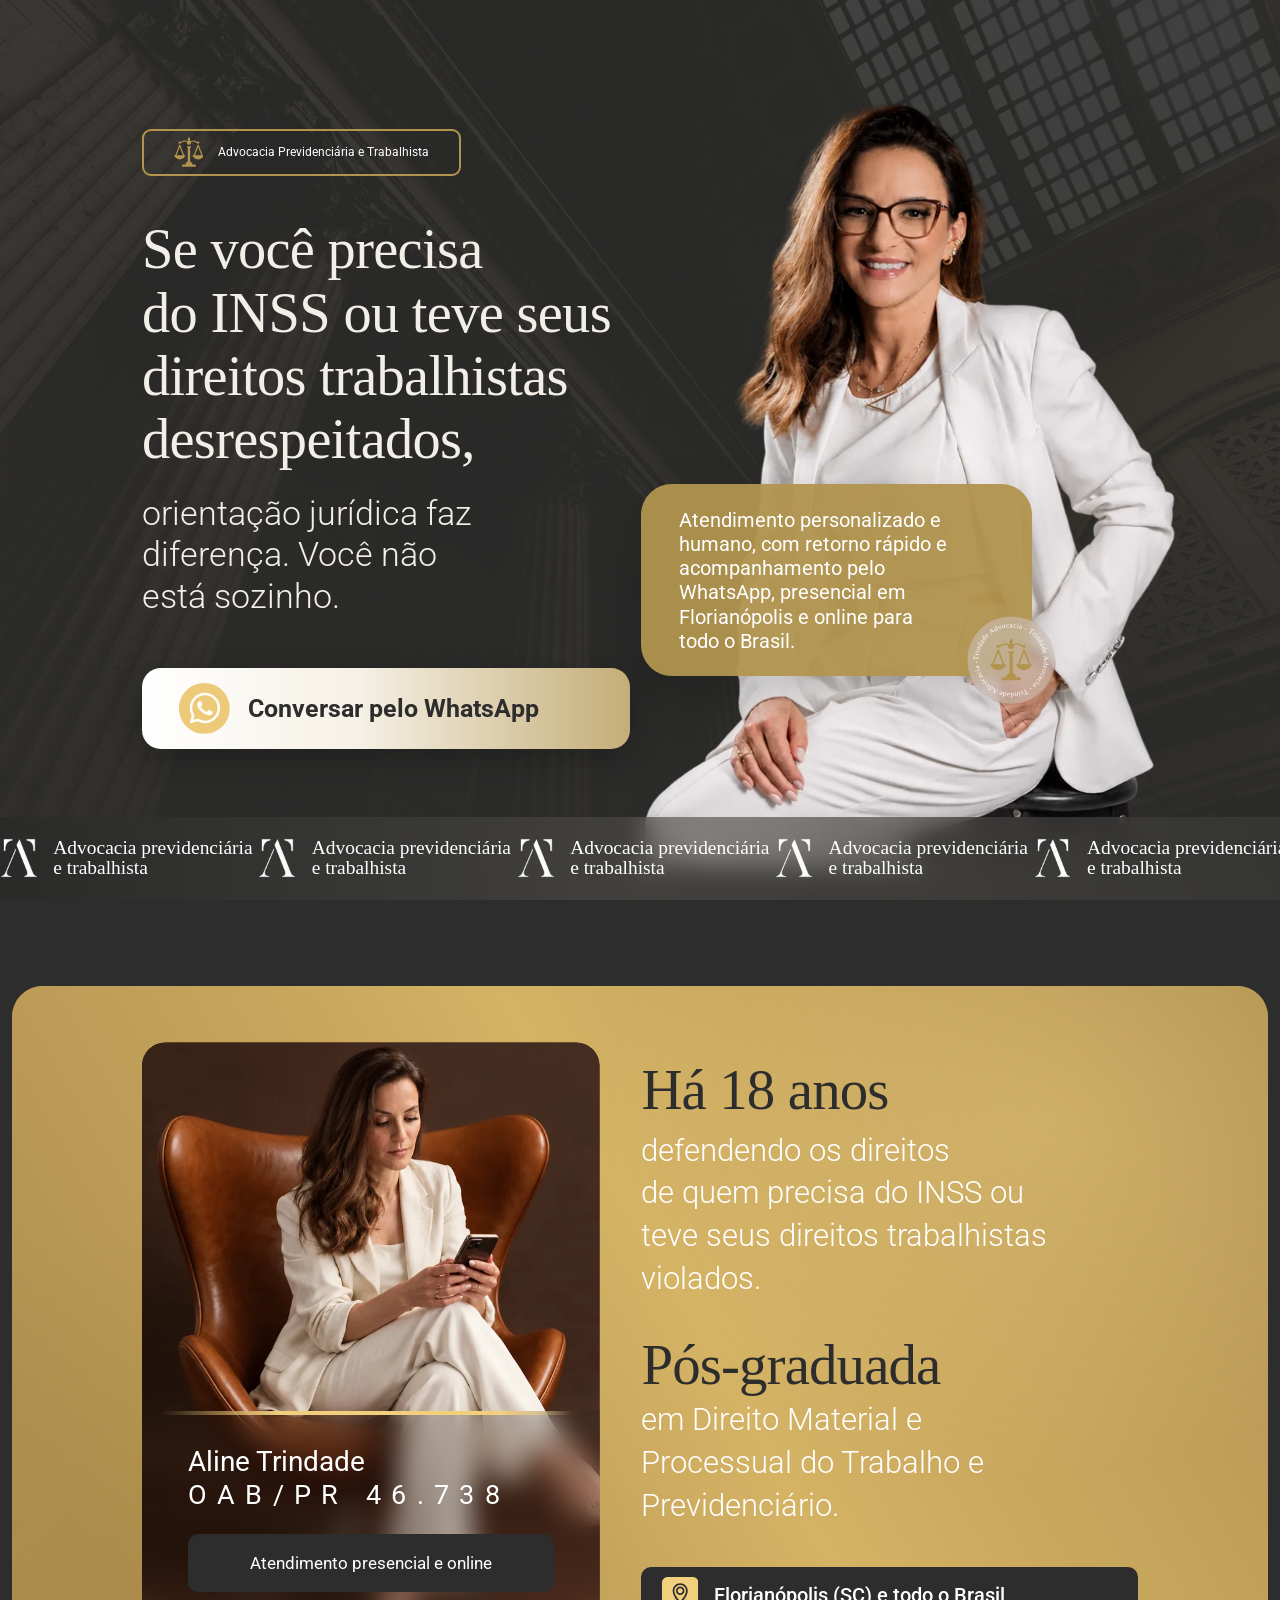
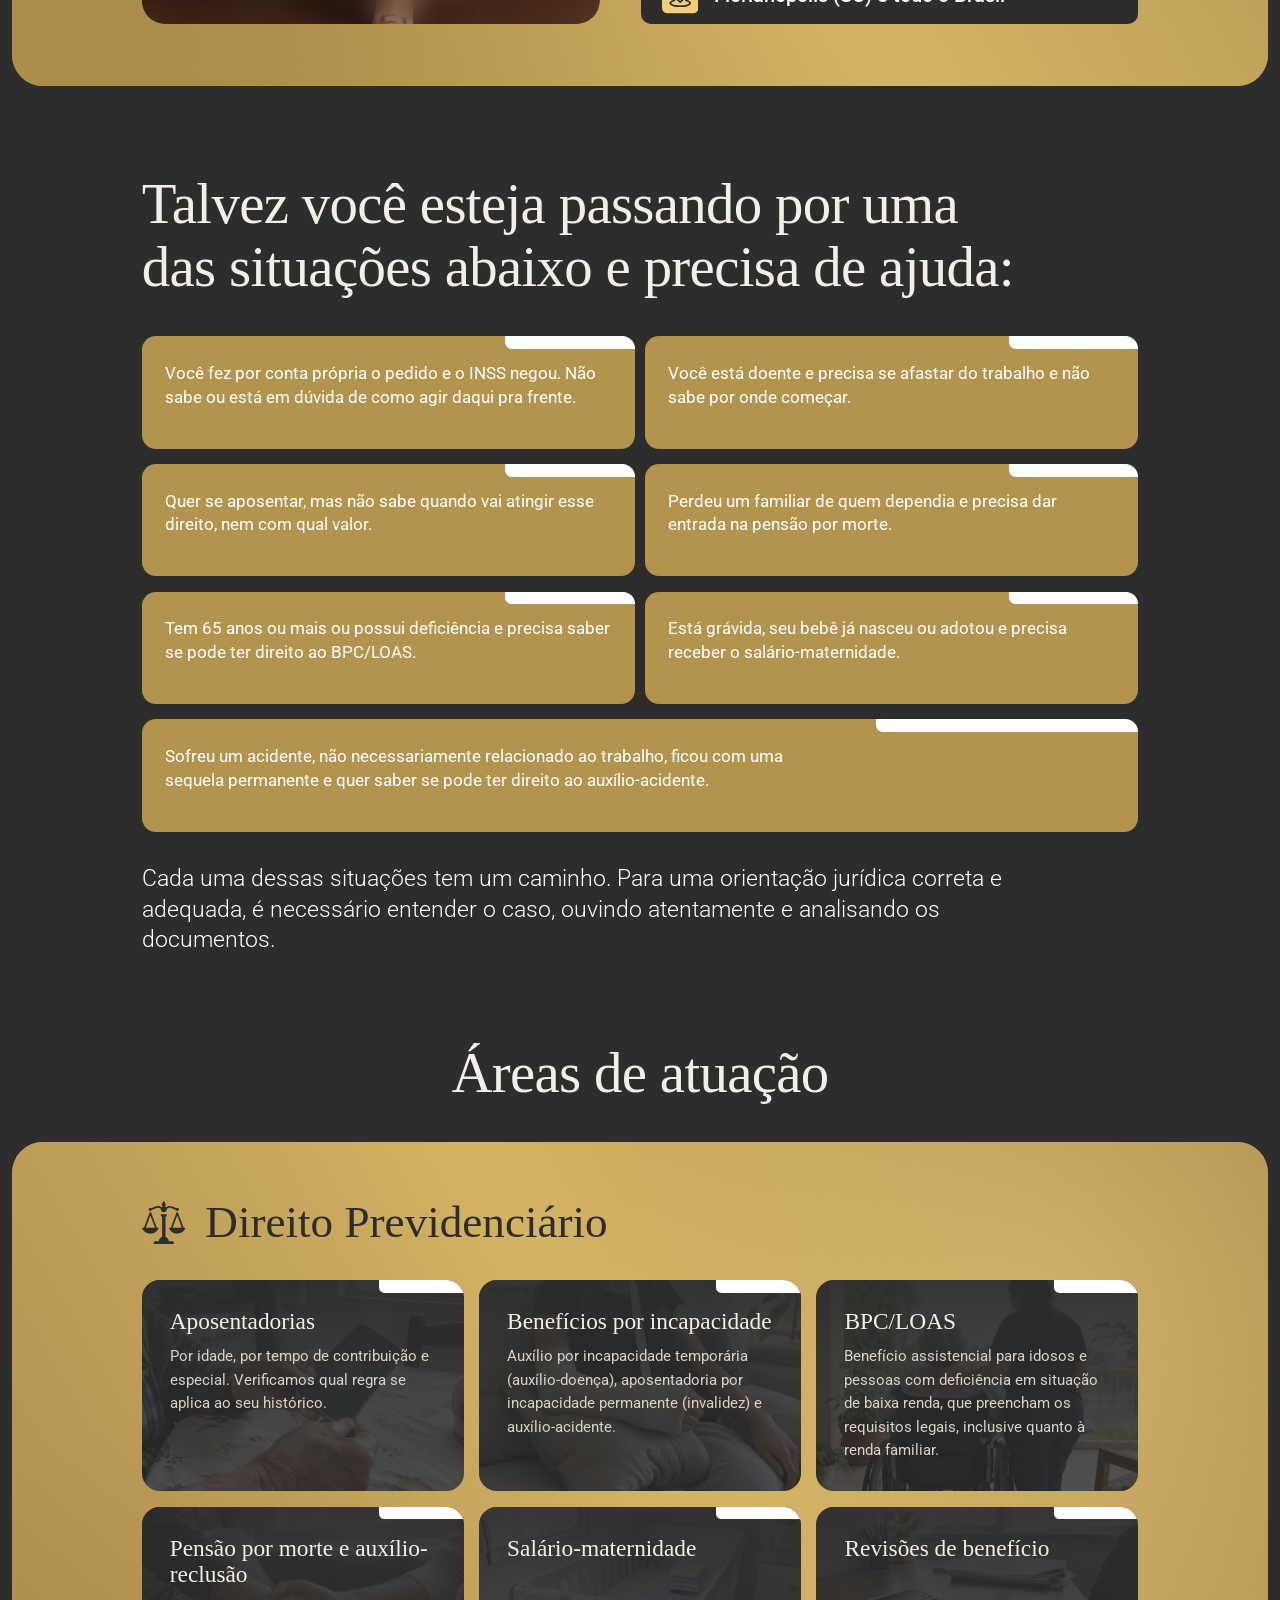
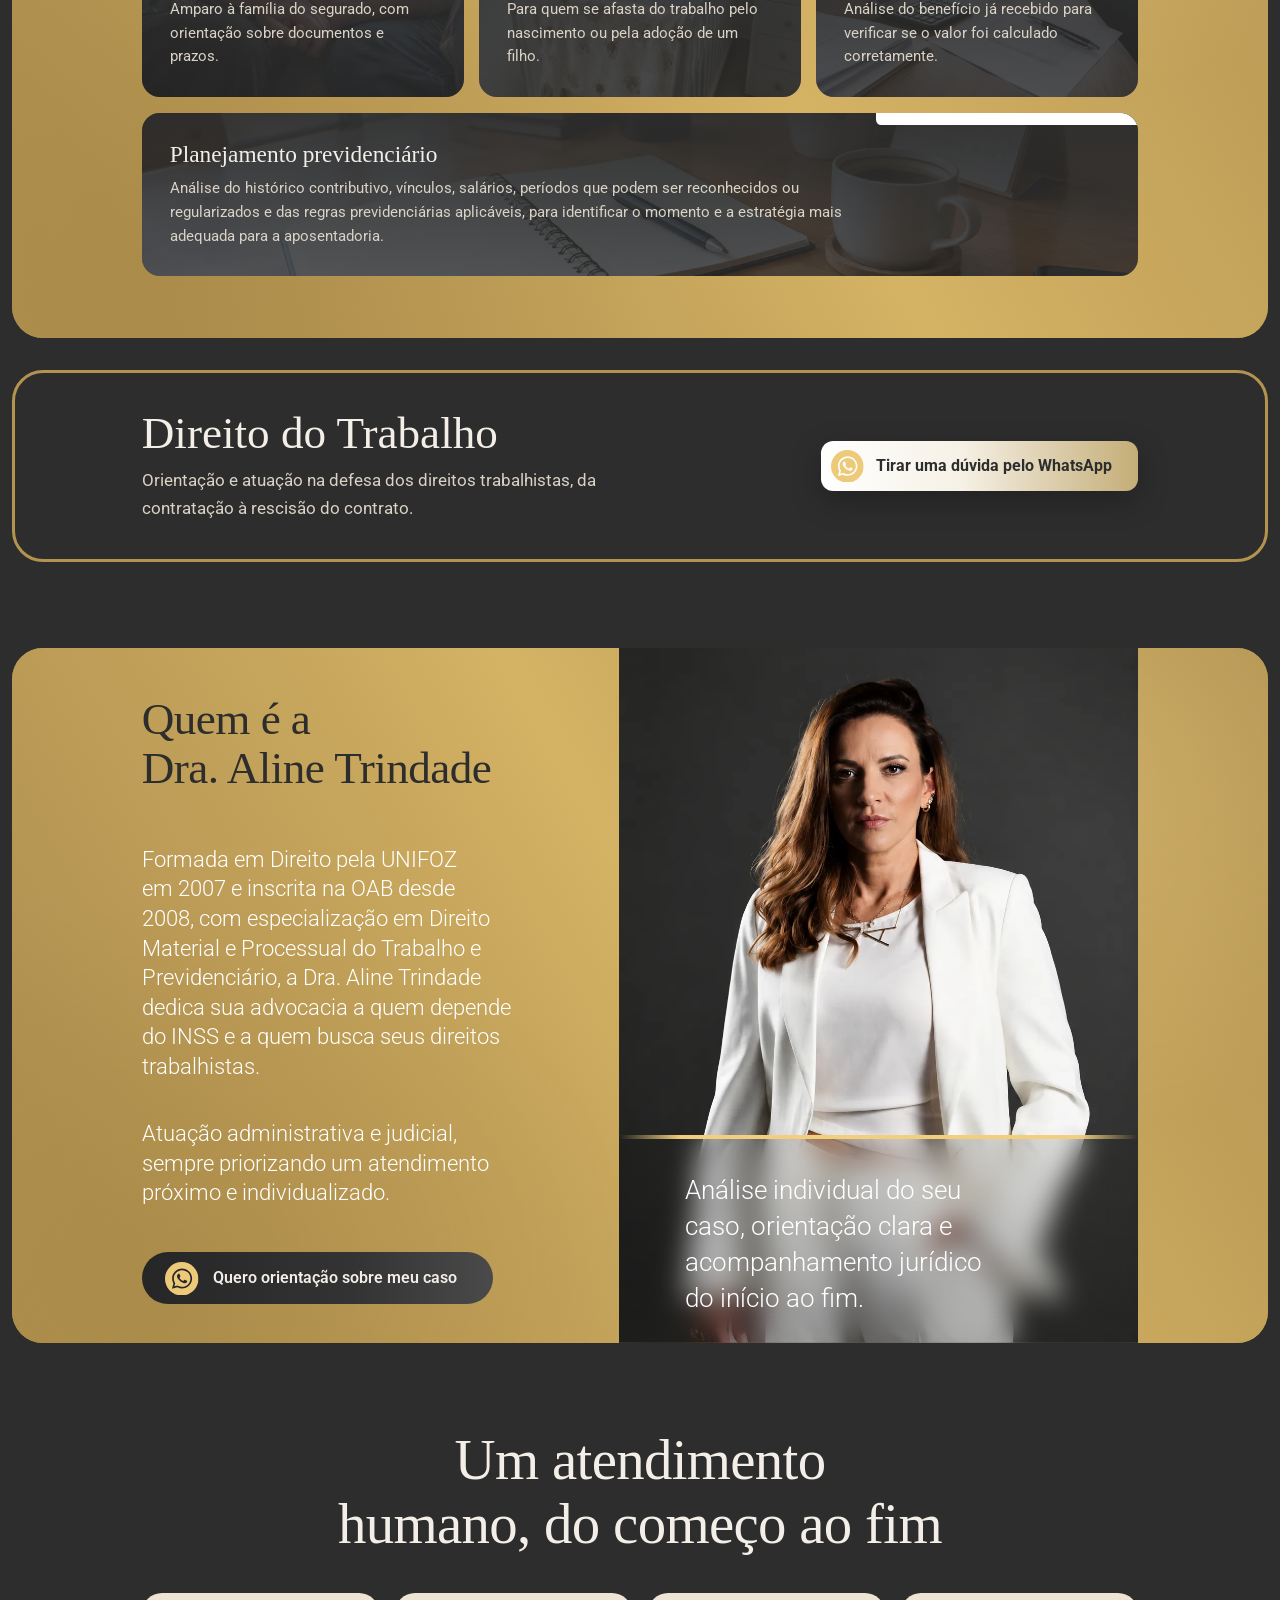
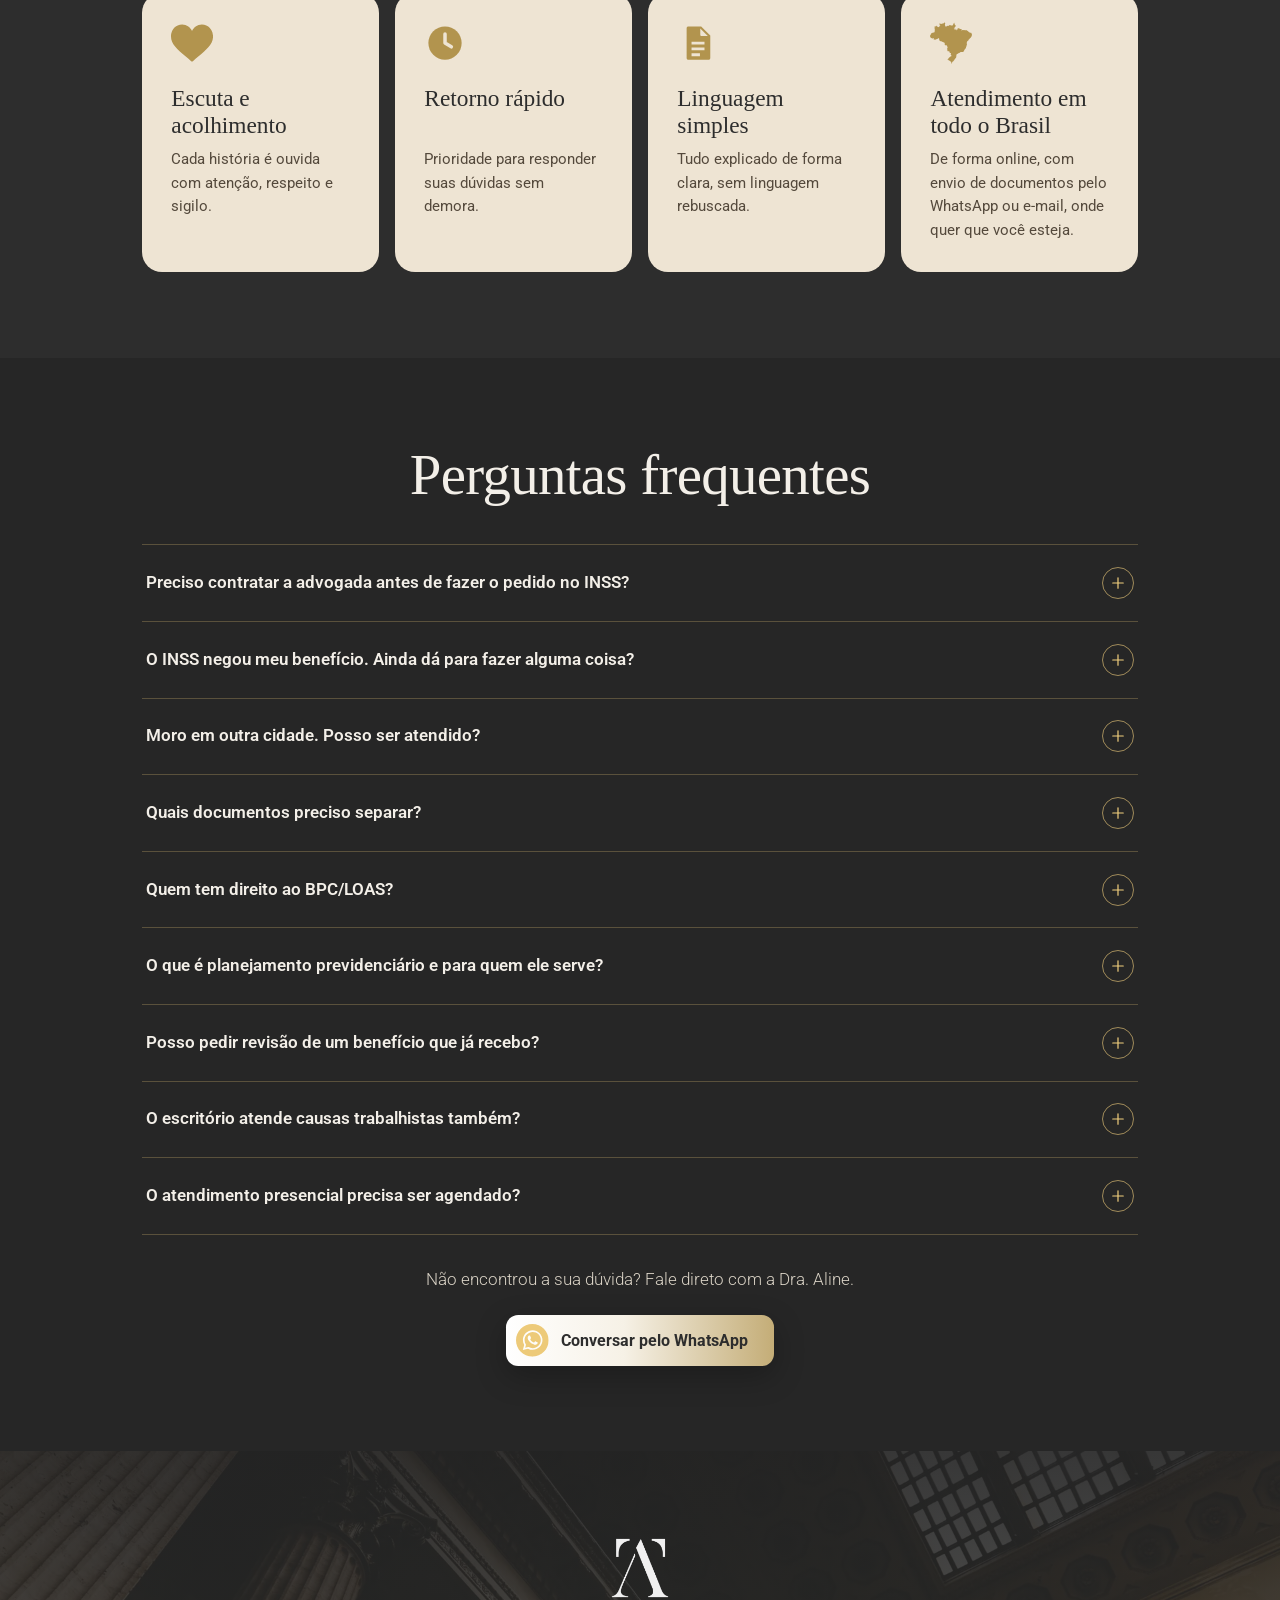
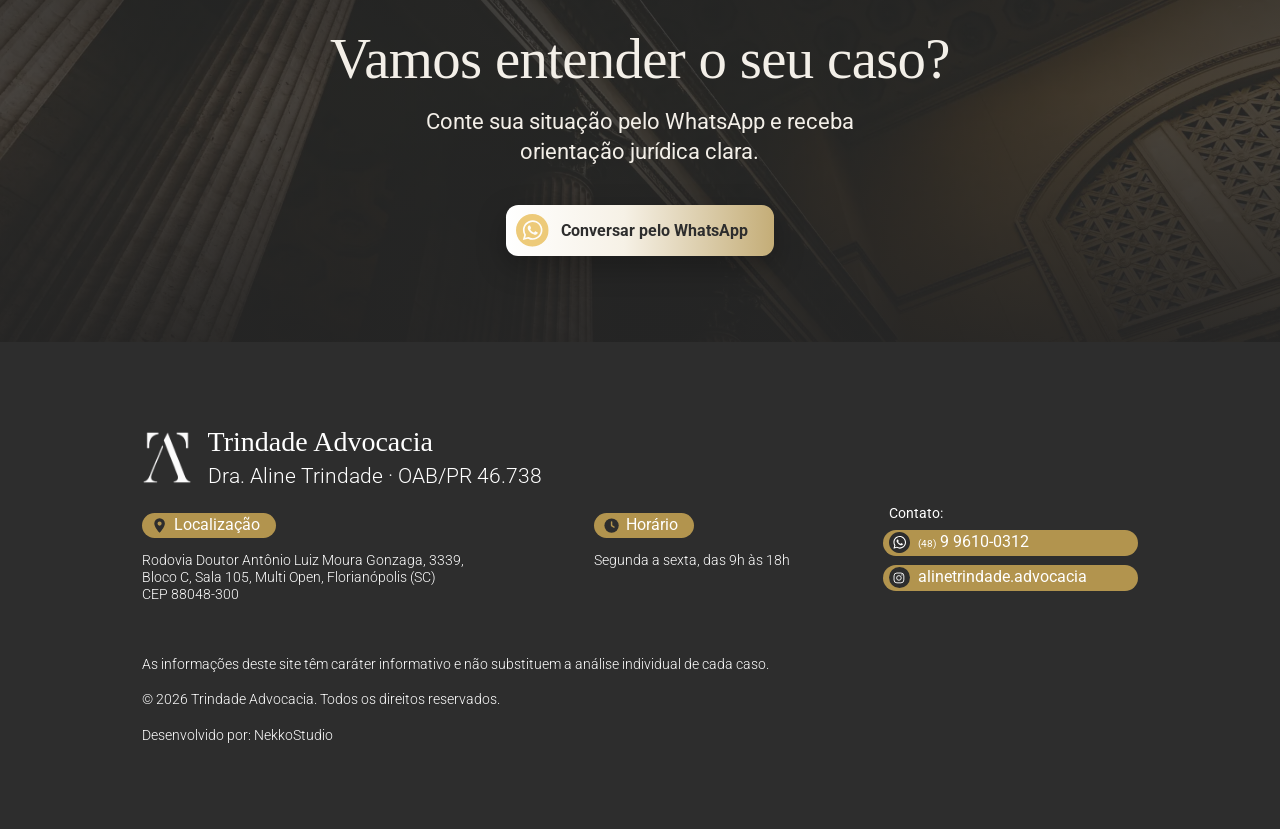
<file: versao1/index.html>
<!DOCTYPE html>
<html lang="pt-BR">
<head>
  <meta charset="UTF-8">
  <!-- base fixa: sem ela, aberto em /versao1 (sem a barra) o navegador buscava o CSS e as imagens na raiz do site -->
  <base href="/versao1/">
  <meta name="robots" content="noindex">
  <meta name="viewport" content="width=device-width, initial-scale=1">
  <title>Advogada Previdenciária em Florianópolis | Trindade Advocacia</title>
  <meta name="description" content="Aposentadoria, BPC/LOAS, auxílio-doença, pensão por morte e revisões. Atendimento presencial em Florianópolis e online para todo o Brasil.">
  <meta name="theme-color" content="#2d2d2d">
  <meta property="og:type" content="website">
  <meta property="og:locale" content="pt_BR">
  <meta property="og:title" content="Trindade Advocacia | Dra. Aline Trindade">
  <meta property="og:description" content="Advocacia Previdenciária e Trabalhista. Atendimento presencial em Florianópolis e online para todo o Brasil.">
  <meta property="og:image" content="img/compartilhar.jpg">
  <link rel="icon" type="image/png" href="img/favicon.png">
  <link rel="apple-touch-icon" href="img/apple-touch-icon.png">
  <link rel="preconnect" href="https://fonts.googleapis.com">
  <link rel="preconnect" href="https://fonts.gstatic.com" crossorigin>
  <link href="https://fonts.googleapis.com/css2?family=Old+Standard+TT:ital,wght@0,400;0,700;1,400&family=Roboto:wght@300..700&display=swap" rel="stylesheet">
  <link rel="preload" as="image" href="img/aline-hero.webp" type="image/webp">
  <link rel="stylesheet" href="css/style.css?v=20261118-19-semmenu">
</head>
<body>

<svg width="0" height="0" style="position:absolute" aria-hidden="true">
  <symbol id="i-whats" viewBox="0 0 512 512"><path d="m256 0c-141.363281 0-256 114.636719-256 256s114.636719 256 256 256 256-114.636719 256-256-114.636719-256-256-256zm5.425781 405.050781c-.003906 0 .003907 0 0 0h-.0625c-25.644531-.011719-50.84375-6.441406-73.222656-18.644531l-81.222656 21.300781 21.738281-79.375c-13.410156-23.226562-20.464844-49.578125-20.453125-76.574219.035156-84.453124 68.769531-153.160156 153.222656-153.160156 40.984375.015625 79.457031 15.96875 108.382813 44.917969 28.929687 28.953125 44.851562 67.4375 44.835937 108.363281-.035156 84.457032-68.777343 153.171875-153.21875 153.171875zm0 0"/><path d="m261.476562 124.46875c-70.246093 0-127.375 57.105469-127.40625 127.300781-.007812 24.054688 6.726563 47.480469 19.472657 67.75l3.027343 4.816407-12.867187 46.980468 48.199219-12.640625 4.652344 2.757813c19.550781 11.601562 41.964843 17.738281 64.816406 17.746094h.050781c70.191406 0 127.320313-57.109376 127.351563-127.308594.011718-34.019532-13.222657-66.003906-37.265626-90.066406-24.042968-24.0625-56.019531-37.324219-90.03125-37.335938zm74.90625 182.035156c-3.191406 8.9375-18.484374 17.097656-25.839843 18.199219-6.597657.984375-14.941407 1.394531-24.113281-1.515625-5.5625-1.765625-12.691407-4.121094-21.828126-8.0625-38.402343-16.578125-63.484374-55.234375-65.398437-57.789062-1.914063-2.554688-15.632813-20.753907-15.632813-39.59375 0-18.835938 9.890626-28.097657 13.398438-31.925782 3.511719-3.832031 7.660156-4.789062 10.210938-4.789062 2.550781 0 5.105468.023437 7.335937.132812 2.351563.117188 5.507813-.894531 8.613281 6.570313 3.191406 7.664062 10.847656 26.5 11.804688 28.414062.957031 1.917969 1.59375 4.152344.320312 6.707031-1.277344 2.554688-5.519531 8.066407-9.570312 13.089844-1.699219 2.105469-3.914063 3.980469-1.679688 7.8125 2.230469 3.828125 9.917969 16.363282 21.296875 26.511719 14.625 13.039063 26.960938 17.078125 30.789063 18.996094 3.824218 1.914062 6.058594 1.59375 8.292968-.957031 2.230469-2.554688 9.570313-11.175782 12.121094-15.007813 2.550782-3.832031 5.105469-3.191406 8.613282-1.914063 3.511718 1.273438 22.332031 10.535157 26.160156 12.449219 3.828125 1.917969 6.378906 2.875 7.335937 4.472657.960938 1.597656.960938 9.257812-2.230469 18.199218zm0 0"/></symbol>
  <symbol id="i-balanca" viewBox="0 0 26 26"><path d="M19,24.968v1H7v-1c0-0.551,0.449-1,1-1h2.013c0.053-1.248,0.863-2.29,1.987-2.689V9.554 c-0.527-0.333-0.88-0.917-0.88-1.587H12h2h0.88c0,0.67-0.353,1.254-0.88,1.587v11.724c1.124,0.399,1.934,1.441,1.987,2.689H18 C18.551,23.968,19,24.417,19,24.968z M26,15.967c-0.733,2.064-2.685,3.553-5,3.553s-4.267-1.49-5-3.553h1.154l3.378-8.953 c0.146-0.39,0.789-0.39,0.936,0l3.378,8.953H26z M23.777,15.967L21,8.608l-2.777,7.36H23.777z M5,5.978 c0.453,0,0.822-0.303,0.95-0.714c0.331-0.126,0.67-0.296,1.018-0.472C7.733,4.406,8.6,3.967,9.5,3.967 c0.864,0,1.404,0.399,1.713,0.739c-0.012,0.086-0.026,0.172-0.026,0.261c0,1.001,0.812,1.813,1.813,1.813s1.813-0.812,1.813-1.813 c0-0.089-0.014-0.174-0.026-0.26c0.308-0.339,0.848-0.74,1.713-0.74c0.9,0,1.767,0.438,2.531,0.824 c0.349,0.176,0.688,0.346,1.019,0.472c0.128,0.411,0.497,0.714,0.95,0.714c0.558,0,1.01-0.452,1.01-1.01s-0.452-1.01-1.01-1.01 c-0.288,0-0.545,0.124-0.729,0.318c-0.247-0.104-0.514-0.237-0.789-0.376c-0.864-0.437-1.843-0.932-2.982-0.932 c-0.996,0-1.690,0.379-2.161,0.787c-0.211-0.233-0.481-0.407-0.788-0.506c0.373-0.2,0.635-0.581,0.635-1.032 C14.186,1.561,13,0.032,13,0.032s-1.186,1.529-1.186,2.184c0,0.452,0.262,0.832,0.635,1.032c-0.307,0.098-0.577,0.273-0.788,0.506 C11.19,3.346,10.496,2.967,9.5,2.967c-1.139,0-2.119,0.495-2.983,0.932C6.242,4.039,5.976,4.172,5.729,4.275 C5.545,4.082,5.288,3.957,5,3.957c-0.558,0-1.01,0.452-1.01,1.01S4.442,5.978,5,5.978z M5,19.521c-2.315,0-4.267-1.49-5-3.553 h1.154l3.378-8.953c0.146-0.39,0.789-0.39,0.936,0l3.378,8.953H10C9.267,18.031,7.315,19.521,5,19.521z M7.777,15.967L5,8.608 l-2.777,7.36H7.777z"/></symbol>
  <symbol id="i-local" viewBox="0 0 512 512"><path d="m433.607 0h-355.214c-43.226 0-78.393 35.167-78.393 78.393v355.215c0 43.225 35.167 78.392 78.393 78.392h355.215c43.225 0 78.392-35.167 78.392-78.393v-355.214c0-43.226-35.167-78.393-78.393-78.393zm-177.607 89c58.273 0 105.683 47.409 105.683 105.682 0 62.529-50.891 131.382-98.175 168.895-2.184 1.732-4.821 2.599-7.458 2.599-2.638 0-5.273-.866-7.458-2.6-24.398-19.356-48.363-46.007-65.749-73.119-21.277-33.183-32.524-66.3-32.524-95.775-.001-58.273 47.408-105.682 105.681-105.682zm102.874 320.478c-27.65 8.719-64.186 13.522-102.874 13.522s-75.224-4.803-102.874-13.522c-40.918-12.905-49.507-30.372-49.507-42.752 0-21.217 24.92-38.328 70.169-48.182 6.477-1.404 12.869 2.696 14.279 9.172 1.41 6.477-2.696 12.869-9.172 14.279-38.742 8.437-51.276 20.305-51.276 24.73 0 2.476 6.013 11.438 32.726 19.862 25.378 8.005 59.349 12.413 95.655 12.413 36.307 0 70.277-4.408 95.655-12.412 26.714-8.425 32.727-17.387 32.727-19.862 0-4.427-12.534-16.297-51.277-24.731-6.476-1.41-10.583-7.803-9.173-14.278s7.803-10.585 14.278-9.173c45.251 9.853 70.172 26.964 70.172 48.183 0 12.378-8.589 29.845-49.508 42.751zm-102.874-179.009c-19.733 0-35.787-16.054-35.787-35.787 0-19.732 16.054-35.786 35.787-35.786s35.787 16.054 35.787 35.786c0 19.733-16.054 35.787-35.787 35.787zm.045 108.135c41.709-35.974 81.638-94.714 81.638-143.922 0-45.039-36.643-81.682-81.683-81.682-45.039 0-81.682 36.643-81.682 81.682 0 51.361 41.049 108.935 81.727 143.922zm-59.832-143.922c0-32.966 26.82-59.786 59.787-59.786s59.787 26.82 59.787 59.786c0 32.967-26.82 59.787-59.787 59.787s-59.787-26.821-59.787-59.787z"/></symbol>
  <!-- ícones preenchidos do atendimento (os detalhes são vazados) -->
  <symbol id="i-escuta" viewBox="0 0 512 512"><path d="M376,30c-27.783,0-53.255,8.804-75.707,26.168c-21.525,16.647-35.856,37.85-44.293,53.268 c-8.437-15.419-22.768-36.621-44.293-53.268C189.255,38.804,163.783,30,136,30C58.468,30,0,93.417,0,177.514 c0,90.854,72.943,153.015,183.369,247.118c18.752,15.981,40.007,34.095,62.099,53.414C248.38,480.596,252.12,482,256,482 s7.62-1.404,10.532-3.953c22.094-19.322,43.348-37.435,62.111-53.425C439.057,330.529,512,268.368,512,177.514 C512,93.417,453.532,30,376,30z"/></symbol>
  <mask id="m-relogio" maskUnits="userSpaceOnUse" x="0" y="0" width="24" height="24"><rect width="24" height="24" fill="#fff"/><path d="M12 6.8V12l3.6 2.2" fill="none" stroke="#000" stroke-width="2" stroke-linecap="round" stroke-linejoin="round"/></mask>
  <symbol id="i-relogio" viewBox="0 0 24 24"><circle cx="12" cy="12" r="9.5" mask="url(#m-relogio)"/></symbol>
  <symbol id="i-texto" viewBox="0 0 24 24"><path fill-rule="evenodd" d="M6.5 2.5h7.3l5.2 5.2v12.8c0 .6-.4 1-1 1H6.5c-.6 0-1-.4-1-1v-17c0-.6.4-1 1-1Zm6.8 1.2v3.6c0 .4.3.7.7.7h3.6ZM8.3 11.3h7.4v1.6H8.3Zm0 3.3h7.4v1.6H8.3Zm0 3.3h4.8v1.6H8.3Z"/></symbol>
  <symbol id="i-brasil" viewBox="0 0 128 128"><path d="m52.904 114.901c.172.225 1.067.151 1.327.121.349-.039.614-.286.948-.329.544-.069.418.272.602.614.22.409.654.428.995.687.351.266.355.617.5.99.206.527.461.793 1.016.561.429-.181.77-.637 1.06-.013.245.527.189.802.767 1.145.408.241.855.521 1.274.725.173.085.353.088.513.218.188.151.157.366.273.514.358.457.988.271 1.453.581.578.385 1.398 1.56 1.231 2.293-.235 1.04-1.255 1.93-.72 3.095.49 1.066 1.461.02 2.027-.471.416-.359.401-.719.562-1.26.153-.521.475-.948.742-1.411.291-.503.424-1.115.798-1.561.366-.438.921-.798 1.38-1.178.386-.319.817-.547 1.186-.91.458-.454.818-.912 1.235-1.414.437-.527 1.028-.917 1.457-1.47.43-.553.62-1.206.923-1.814.641-1.286 1.46-2.47 2.362-3.596.504-.63 1.965-.923 2.183-1.746.026-.098-.11-.286-.027-.488.063-.149.218-.263.306-.395.274-.41.419-.74.495-1.211.239-1.493.804-3.441.334-4.923.327.27.564-.023.765-.291-.113-.271-.419-.354-.543-.626-.199-.438-.018-.894.049-1.335.074-.482.094-.941.578-1.195.716-.376 1.374-.803 2.065-1.247.406-.262.74-.652 1.139-.935.818-.58 1.664-1.35 2.604-1.726.212-.085.391-.03.604-.088.279-.075.37-.301.581-.46.463-.349.806-.286 1.279-.053.406.199.682.41 1.061-.025.48-.553-.251-.265-.334-.74-.099-.566.95-.373 1.245-.456.467-.131 1.01-.441 1.414-.673.256-.146.373-.179.482-.479.067-.186-.037-.581.063-.722.239-.336 1.165-.082 1.534-.174.106.319-.193.403.193.542.243.087.717-.104.968-.138.78-.104 1.605-.045 2.397-.046.614 0 1.12.005 1.697.092.857.128 1.055-.057 1.253-.821.245-.944.933-1.574 1.86-1.869.376-.12.943-.118 1.122-.548.171-.413-.18-.904-.276-1.277-.3-1.16.402-1.582 1.163-2.283.31-.286.748-.565.957-.898.232-.369.158-.903.365-1.282.171-.311.56-.523.799-.797.327-.374.571-.796.876-1.175.397-.495 1.291-.945 1.498-1.561.108-.322-.087-.576-.127-.912-.041-.354.034-.662.102-.994.113-.564.159-1.498.807-1.695.019-.532-.062-.69.373-.906.209-.104.199.133.372-.173.073-.128.052-.397.036-.557-.092-.929.18-1.609.421-2.507.323-1.209 1.198-2.338 1.116-3.638-.076-1.193-1.017-2.447-.75-3.672.16-.738.656-1.233.619-2.039-1.319.112-.012-1.286.224-1.695.248-.43.274-.799.341-1.28.058-.419.252-.778.226-1.222.221-.22.679-.35.916-.021.325.449-.211.748-.297 1.106-.126.518.229.521.559.268.387-.297.588-.861.823-1.272.212-.37.55-.572.822-.901.295-.356.605-.809.858-1.218.396-.64.609-1.445.976-2.1.304-.543.966-.824 1.406-1.289 1.08-1.142 2.432-2.066 3.316-3.387.268-.4.421-.612.784-.933.323-.285.711-.683.949-1.039.263-.391.29-.876.568-1.257.344-.47.829-.765 1.144-1.288.247-.41.642-.877.821-1.321.155-.381-.012-.841.112-1.234.28-.887.968-1.768.915-2.727-.024-.44-.292-.829-.449-1.233-.162-.42-.036-.921-.26-1.287-.208-.342-.444-.509-.559-.91s-.191-.824-.275-1.232c-.145-.704-.456-1.54-1.139-1.782-.443-.157-1.172-.187-1.646-.094-.419.083-1.05.271-1.506.187-.458-.084-.97-.445-1.415-.594-.567-.19-1.066-.212-1.326-.861-.696-.232-1.454-1.025-1.907-1.56-.275-.325-.419-.779-.788-1.037-.398-.278-.75-.291-1.122-.652-.294-.286-.502-.327-.874-.501-.44-.206-.575-.587-.902-.914-.449-.447-1.319-.755-1.872-1.093-.658-.402-1.417-.403-2.166-.547-.28-.054-.704-.111-.995-.048-.428.094-.545.251-.945.166-.227-.048-.424-.129-.673-.146-.477-.032-.96-.001-1.436.028-.462.028-.613-.243-1.006-.273-.494-.039-.454.44-.909.456-.321.011-.828-.238-1.152-.319-.374-.093-.559-.328-.868-.537-.345-.233-.66-.261-1.084-.24-.461.023-.563.316-.958.365-.337.042-.712-.285-1.095-.039-.144.092-.184.345-.306.417-.16.095-.377-.008-.551.09-.323.182-.387.732-.604 1.028-.325.443-.433.552-.464 1.142-.593-.008-.289-.74-.265-1.041.032-.424-.222-.721-.229-1.152-.007-.41.271-.844-.046-1.039-.142-.087-.341.076-.457-.09-.145-.206.052-.353.151-.491.22-.304.725-.653.311-1.063-.088-.086-.325-.023-.452-.178-.095-.117-.015-.474-.098-.552-.193-.18-.799.143-1.099.14-.136-.001-.281-.18-.455-.095-.266.129-.114.327-.229.552-.244.481-.504.194-.421-.241.048-.246.453-.755-.079-.811-.241-.025-.216.219-.353.243-.267.046-.277-.145-.458-.199-.31-.094-.776.192-1.008-.005-.081-.456.413-.93-.054-1.273-.452.292-.461 1.096-1.016.745-.229-.145-.332-.537-.59-.632-.128-.047-.244.013-.319-.006-.045-.012-.101.107-.197.068-.104-.042-.091-.177-.192-.228-.199-.101-.325-.112-.56-.125-.505-.026-.747.052-1.132-.288-.653-.577-.932-.745-1.789-.43-.34.125-.805.136-1.084.364-.297.243-.389.752-.579 1.083-.321.556-.172.741-.116 1.323.055.567-.358.775-.775 1.116-.352.286-.896.773-1.052 1.211-.152.431.061.931.14 1.356.082.446.157.891.239 1.332.094.509-.31.894-.549.356-.129-.29-.051-.897-.099-1.219-.061-.403-.222-.725-.313-1.103-.108-.45.295-.892.221-1.27-.108-.546-.469-.22-.652.091-.144.243-.541 1.216-.982.628-.321-.429.378-1.032.257-1.488-.397-.191-1.15.281-1.543.438-.59.235-1.07.189-1.688.193-.625.004-.868.451-1.46.457-.655.006-.832-.422-1.371-.588-.184.341-.166.66-.188 1.039-.476.138-.478-.402-.494-.724-.028-.527.018-.793.547-.959.795-.25 1.548.001 2.372.001.426 0 .937.152.969-.404.017-.295-.308-.684-.457-1-.145-.307-.225-.789-.497-.982-.229-.163-.996-.413-1.246-.319-.423.159-.535.827-.821 1.118-.267.271-.646.458-1.002.539-.335.076-.942.105-1.052-.317-.133-.51.564-.813.778-1.156.238-.38.102-.877.363-1.233.345-.469.778-.91 1.104-1.437.26-.419.54-.922.939-1.209.31-.223.617-.356.887-.65.573-.625.763-1.322 1.509-1.697.25-.126.745-.431.479-.834-.25-.379-.778.198-.984.038-.376-.292.183-.635.398-.676.432-.083.959.086 1.008-.545.093-1.181-1.537-.59-1.463-1.509.018-.218.259-1.07-.4-.768-.394.18-.15.876-.237 1.179-.108.379-.474.42-.685.047-.233-.415.151-.703.183-1.051.039-.435-.308-.596-.467-.948-.149-.332-.162-.782-.218-1.151-.07-.472-.115-.64-.399-1.014-.277-.365-.309-.561-.376-.996-.083-.538-.442-.847-.63-1.366-.18-.498-.236-.988-.336-1.499-.715.047-.823.021-1.182.718-.251.488-.398 1.023-.647 1.51-.264.516-.687.854-.959 1.35-.261.475-.253.968-.444 1.447-.168.422-.543.878-.786 1.313-.209.373-.474.851-.751 1.184-.461.555-1.353.948-2.066.719-.332-.106-.485-.309-.867-.308-.35.001-.682.142-1.05.137-.452-.006-.774-.065-1.137-.331-.324-.237-.579-.636-.964-.771-.45.587-2.57.448-3.227.317-.479-.095-.99-.604-1.469-.366-.508.253-.407.924-.178 1.333-.092.176-.466.622-.644.702-.315.143-.682-.117-1.003-.11-.422.009-.691.393-1.095.459-.388.063-.766-.227-1.138-.286-.563-.09-.974.066-1.474.308-.755.365-1.776.441-2.327 1.095-.601.713-1.185 1.064-2.135.696-.586-.227-.862-.579-1.322-.938-.42-.327-1.25-.224-1.399-.833.341-.208.702-.497.659-.911-.031-.298-.24-.853-.364-1.117-.273-.583-.471-.642-.399-1.348.047-.458-.048-.862-.093-1.32-.05-.502.017-.805.308-1.233.275-.405.806-.716 1.008-1.143.182-.383-.011-.664-.301-.876-.354-.259-.701-.084-1.017-.26-.578-.322.025-1.206-.055-1.655-.146-.812-.647-.71-1.314-.674-.713.039-.997.211-1.137.915-.042.213-.05.58-.15.771-.243.463-.33.118-.661-.038-.354.513-.518.714-1.106.944-.524.206-.526.537-.836.875-.321.35-.655.196-1.08.047-.458-.161-.8-.146-1.275-.046-.53.112-1.091.242-1.554.47-.401.198-.685.547-1.097.708-.965.375-1.655-.622-2.588-.63-.462-.004-.81.19-1.24.137-.469-.059-.833-.32-1.234-.491-.501-.212-2.384-.515-1.881.583.197.431.735.532.926.993.181.438.071 1.044.089 1.518.022.616.196 1.214.318 1.812.127.621.078.819.721.967.254.058.896.1 1.048.329.315.476-.399.778-.671.971-.387.274-.839.679-1.278.848-.412.159-.869.101-1.232.363-.781.565-1.408 2.216-2.419 2.33-.429.048-.939-.279-1.335-.402-.531-.166-.676-.01-.898-.512-.197-.446-.274-.806-.813-.867-.411-.046-.752.143-1.104-.181-.208-.19-.529-.693-.629-.935-.141-.337.041-.918-.329-1.133-.484-.281-.571.438-1.006.424-.397-.012-.619-.678-1.131-.448-.508.228-.252.671-.053.984.2.313.588 1.063-.139.905-.436-.095-.51-.508-1.095-.383-.472.1-.704.326-1.234.254-.785-.106-1.446-.331-2.053.364-.231.265-.359.711-.365 1.056-.01.608.305.571.823.518.582-.06.649.099 1.056.478.219.204.764.59.268.871-.237.134-.982-.163-1.281-.171-.28-.007-1.009-.124-1.276-.003-.688.309-.632 1.954-.161 2.419.764.754 2.463 1.167 2.261 2.52-.085.572-.438.763-.777 1.176-.395.48-.357 1.047-.261 1.629.239 1.455.559 2.584.217 4.028-.238 1.003-.755 1.806-1.186 2.726-.214.457-.471.873-.964 1.051-.209.076-.552.142-.771.104-.314-.054-.571-.396-.912-.323-.207.044-.22.224-.42.311-.163.071-.448.029-.628.065-.39.078-.73.167-1.151.172-.43.006-.947-.136-1.358 0-.484.16-.689.682-1.095 1.015-.387.317-.865.359-1.323.547-.44.181-.943.522-1.134.995-.195.484.03.939-.316 1.415-.234.321-.75.439-.979.762-.377.532.046 1.012.289 1.461.613 1.136-1.505 1.145-1.886 1.972-.187.406.021.873-.183 1.279-.291.582-.562.611-.228 1.312.24.509.543.933.602 1.525.048.476-.052.966.034 1.436.113.621.417.798 1.026.834.387.022.763-.203 1.083-.195.918.022-.226 1.666-.22 2.15.999.355 1.846-.557 2.776.232.478.405 1.6 1.615 2.342 1.246.312-.154.596-.576.908-.776.361-.232.659-.494 1.039-.683.328-.164.665-.365 1.004-.149.445.284.248.646.193 1.049-.067.486.186.679.364 1.049.196.407.104.891.127 1.336.051.963.417 2.498 1.597 1.786.313-.188.816-.677 1.196-.704.204-.014.513.149.731.184.271.042.573.072.846.094.915.071 1.69-.113 2.473-.449.489-.21.781-.356 1.164-.742.397-.4.75-.254 1.256-.443.409-.153.756-.446 1.14-.65.407-.217.848-.386 1.265-.583.463-.219.855-.437 1.244-.772.33-.285.596-.638 1.049-.654.386-.013.824.241 1.184.354.338.106.789.073 1.086.25.338.201.447.854.333 1.208-.101.309-.287.363-.295.736-.016.689.538 1.297.566 1.967.021.503-.117.952.102 1.424.287.622 1.101.938 1.59 1.396.392.367.492.83.783 1.232.325.449 1.003.228 1.508.33.941.191 1.855.238 2.782.593.247.094.443.159.627.365.179.2.148.472.307.638.216.226.495.107.789.137.336.034.57.128.854.318.929.619 1.48 1.145 2.614 1.37.422.083.958.035 1.356.216.186.084.303.321.499.379.201.061.492-.049.707-.049 1.104 0 1.543.906 1.87 1.781.124.331.597.887.575 1.252-.015.249-.273.313-.355.527-.065.171.071.412 0 .548-.183.354-.685.095-.584.776.077.52.546 1.036.787 1.507.217.424.189.917.432 1.319.342.568.814.572 1.405.549.694-.027 1.377.02 2.065.172.344.075.639.236.992.274.29.031.558-.021.833.11.645.31.498 1.415.74 1.998.332.8 1.203 1.271 1.485 2.145.217.671.074 1.424.41 2.054.265.495.333.54.112 1.06-.299.698-.9.661-1.013 1.495-.023.174.002.419-.056.581-.062.172-.203.268-.263.423-.373.958.883 1.363.677 2.274-.943.193-.118 1.64-.084 2.244.026.462-.001.957.045 1.423.061.605.375.943.732 1.403.262.337.582.947 1.047 1.055.488.113 1.15-.187 1.654-.187.979 0 1.759.209 2.579.764 1.585 1.073-.139 4.087 2.2 4.792.703.212 2.049-.448 2.591.201.586.702-.348 1.735-.356 2.51-.004.387-.06.519-.172.822-.098.267-.221.497-.24.801-.011.17.058.344.048.504-.01.158-.122.346-.128.465-.02.392.099.414.493.499.501.108 1.14-.045 1.551.331.478.438-.217 1.008.301 1.498-.375.15-.561.672-.575 1.051-.022.587.162.932-.25 1.442-.375.466-.923.494-1.484.573-.333.047-1.084-.066-1.37.075-.289.143-.545.834-.729 1.099-.318.454-.641.753-1.095 1.087-.76.559-1.951.992-2.45 1.848-.318.545-.202 1.048-.789 1.438-.29.192-.445.202-.592.557-.142.34-.07.616-.366.878-.345.304-.994.36-1.335.798-.244.313-.228.813-.562 1.06-.222.167-1.078.2-.66.749z"/></symbol>
  <symbol id="i-insta" viewBox="0 0 24 24"><rect x="3.5" y="3.5" width="17" height="17" rx="5" fill="none" stroke="currentColor" stroke-width="1.6"/><circle cx="12" cy="12" r="4" fill="none" stroke="currentColor" stroke-width="1.6"/><circle cx="17.2" cy="6.8" r="1.1" fill="currentColor"/></symbol>
  <symbol id="i-pin" viewBox="0 0 24 24"><path fill="none" stroke="currentColor" stroke-width="1.6" stroke-linejoin="round" d="M12 21s-6.5-5.6-6.5-11a6.5 6.5 0 0 1 13 0c0 5.4-6.5 11-6.5 11Z"/><circle cx="12" cy="10" r="2.4" fill="none" stroke="currentColor" stroke-width="1.6"/></symbol>
  <symbol id="i-pin-cheio" viewBox="0 0 24 24"><path d="M12 1.8a7.4 7.4 0 0 0-7.4 7.4c0 5.5 7.4 13 7.4 13s7.4-7.5 7.4-13A7.4 7.4 0 0 0 12 1.8Zm0 10.3a2.9 2.9 0 1 1 0-5.8 2.9 2.9 0 0 1 0 5.8Z"/></symbol>
  <mask id="m-relogio-cheio" maskUnits="userSpaceOnUse" x="0" y="0" width="24" height="24"><rect width="24" height="24" fill="#fff"/><path d="M12 6.8V12l3.4 2.1" fill="none" stroke="#000" stroke-width="2" stroke-linecap="round" stroke-linejoin="round"/></mask>
  <symbol id="i-relogio-cheio" viewBox="0 0 24 24"><circle cx="12" cy="12" r="10" mask="url(#m-relogio-cheio)"/></symbol>
  <symbol id="i-mais" viewBox="0 0 24 24"><path fill="none" stroke="currentColor" stroke-width="1.6" stroke-linecap="round" d="M12 5v14M5 12h14"/></symbol>
</svg>

<a class="pular" href="#conteudo">Pular para o conteúdo</a>

<!-- ============ CABEÇALHO ============ -->
<header class="topo" id="topo">
  <div class="container topo__linha">
    <a class="topo__logo" href="#inicio" aria-label="Trindade Advocacia, início">
      <picture>
        <!-- no celular o cabeçalho fica sobre a foto escura: logo toda branca -->
        <source media="(max-width: 900px)" srcset="img/logo-a-branca.png">
        <img src="img/logo-a-menu.png" alt="Trindade Advocacia" width="228" height="240">
      </picture>
    </a>
    <nav class="menu" id="menu" aria-label="Menu principal">
      <a href="#sobre">Sobre mim</a>
      <a href="#areas">Áreas de atuação</a>
      <a href="#duvidas">Perguntas frequentes</a>
    </nav>
    <a class="btn-fale" href="https://wa.me/5548996100312?text=Ol%C3%A1%2C%20Dra.%20Aline!%20Vim%20pelo%20site%20e%20gostaria%20de%20falar%20sobre%20o%20meu%20caso." target="_blank" rel="noopener">
      <span class="btn-fale__icone"><svg><use href="#i-whats"/></svg></span>
      <span class="btn-fale__texto">Entrar em contato</span>
    </a>
    <button class="menu-botao" id="menu-botao" type="button" aria-label="Abrir menu" aria-expanded="false" aria-controls="menu">
      <span></span><span></span><span></span>
    </button>
  </div>
</header>

<main id="conteudo">

<!-- ============ 1. HERO ============ -->
<section class="hero" id="inicio">
  <div class="container hero__grade">
    <div class="hero__texto">
      <p class="selo-area"><svg class="selo-area__icone"><use href="#i-balanca"/></svg>Advocacia Previdenciária e Trabalhista</p>
      <h1 class="hero__titulo">Se você precisa<br class="quebra"> do INSS<br class="quebra-m"> ou teve seus<br class="quebra"> direitos trabalhistas<br class="quebra"><br class="quebra-m"> desrespeitados,</h1>
      <p class="hero__sub">orientação jurídica faz diferença.<br class="quebra-m"> Você não está sozinho.</p>
      <a class="btn-claro" href="https://wa.me/5548996100312?text=Ol%C3%A1%2C%20Dra.%20Aline!%20Vim%20pelo%20site%20e%20gostaria%20de%20falar%20sobre%20o%20meu%20caso." target="_blank" rel="noopener">
        <span class="btn-claro__icone"><svg><use href="#i-whats"/></svg></span>
        Conversar pelo WhatsApp
      </a>
    </div>
    <div class="hero__foto">
      <img src="img/aline-hero.webp" alt="Dra. Aline Trindade, advogada previdenciária em Florianópolis" width="792" height="990" fetchpriority="high">
      <div class="hero__cartao">
        <p>Atendimento personalizado e<br class="quebra"> humano, com retorno rápido e<br class="quebra"> acompanhamento pelo<br class="quebra"> WhatsApp, presencial em<br class="quebra"> Florianópolis e online para<br class="quebra"> todo o Brasil.</p>
        <svg class="selo-redondo" viewBox="0 0 120 120" aria-hidden="true">
          <defs><path id="circulo-selo" d="M60,60 m-43.5,0 a43.5,43.5 0 1,1 87,0 a43.5,43.5 0 1,1 -87,0"/></defs>
          <circle cx="60" cy="60" r="58" class="selo-redondo__fundo"/>
          <text class="selo-redondo__texto"><textPath href="#circulo-selo" textLength="272" lengthAdjust="spacing">Trindade Advocacia - Trindade Advocacia - Trindade Advocacia - </textPath></text>
          <use href="#i-balanca" x="32" y="31" width="56" height="56" class="selo-redondo__balanca"/>
        </svg>
      </div>
    </div>
  </div>

  <div class="faixa" aria-hidden="true">
    <div class="faixa__trilho">
      <div class="faixa__grupo">
        <span class="faixa__item"><img src="img/logo-a-branca.png" alt="" width="228" height="240">Advocacia previdenciária<br>e trabalhista</span>
        <span class="faixa__item"><img src="img/logo-a-branca.png" alt="" width="228" height="240">Advocacia previdenciária<br>e trabalhista</span>
        <span class="faixa__item"><img src="img/logo-a-branca.png" alt="" width="228" height="240">Advocacia previdenciária<br>e trabalhista</span>
        <span class="faixa__item"><img src="img/logo-a-branca.png" alt="" width="228" height="240">Advocacia previdenciária<br>e trabalhista</span>
        <span class="faixa__item"><img src="img/logo-a-branca.png" alt="" width="228" height="240">Advocacia previdenciária<br>e trabalhista</span>
      </div>
      <div class="faixa__grupo">
        <span class="faixa__item"><img src="img/logo-a-branca.png" alt="" width="228" height="240">Advocacia previdenciária<br>e trabalhista</span>
        <span class="faixa__item"><img src="img/logo-a-branca.png" alt="" width="228" height="240">Advocacia previdenciária<br>e trabalhista</span>
        <span class="faixa__item"><img src="img/logo-a-branca.png" alt="" width="228" height="240">Advocacia previdenciária<br>e trabalhista</span>
        <span class="faixa__item"><img src="img/logo-a-branca.png" alt="" width="228" height="240">Advocacia previdenciária<br>e trabalhista</span>
        <span class="faixa__item"><img src="img/logo-a-branca.png" alt="" width="228" height="240">Advocacia previdenciária<br>e trabalhista</span>
      </div>
    </div>
  </div>
</section>

<!-- ============ 2. CREDIBILIDADE ============ -->
<section class="cred" aria-label="Credenciais">
  <div class="cred__cartao">
   <div class="cred__grade">
    <figure class="cred__foto">
      <img src="img/aline-poltrona.webp" alt="Dra. Aline Trindade sentada em uma poltrona de couro" width="792" height="990" loading="lazy">
      <figcaption>
        <span class="cred__id">
          <span class="cred__nome">Aline Trindade</span>
          <span class="cred__oab">OAB/PR 46.738</span>
          <span class="pilula">Atendimento presencial e online</span>
        </span>
      </figcaption>
    </figure>
    <div class="cred__texto">
      <h2 class="cred__destaque">Há 18 anos</h2>
      <p>defendendo os direitos<br class="quebra"> de quem precisa do INSS ou<br class="quebra"> teve seus direitos trabalhistas<br class="quebra"> violados.</p>
      <h2 class="cred__destaque">Pós-graduada</h2>
      <p>em Direito Material e<br class="quebra"> Processual do Trabalho e<br class="quebra"> Previdenciário.</p>
      <p class="pilula pilula--local"><span class="pilula__icone"><svg><use href="#i-local"/></svg></span>Florianópolis (SC) e todo o Brasil</p>
    </div>
   </div>
  </div>
</section>

<!-- ============ 3. IDENTIFICAÇÃO ============ -->
<section class="secao ident">
  <div class="container">
    <h2 class="titulo">Talvez você esteja passando por uma<br class="quebra"> das situações abaixo e precisa de ajuda:</h2>
    <ul class="abas">
      <li>Você fez por conta própria o pedido e o INSS negou. Não sabe ou está em dúvida de como agir daqui pra frente.</li>
      <li>Você está doente e precisa se afastar do trabalho e não sabe por onde começar.</li>
      <li>Quer se aposentar, mas não sabe quando vai atingir esse direito, nem com qual valor.</li>
      <li>Perdeu um familiar de quem dependia e precisa dar entrada na pensão por morte.</li>
      <li>Tem 65 anos ou mais ou possui deficiência e precisa saber se pode ter direito ao BPC/LOAS.</li>
      <li>Está grávida, seu bebê já nasceu ou adotou e precisa receber o salário-maternidade.</li>
      <li class="abas__largo">Sofreu um acidente, não necessariamente relacionado ao trabalho, ficou com uma sequela permanente e quer saber se pode ter direito ao auxílio-acidente.</li>
    </ul>
    <p class="ident__fecho">Cada uma dessas situações tem um caminho. Para uma orientação jurídica correta e adequada, é necessário entender o caso, ouvindo atentamente e analisando os documentos.</p>
  </div>
</section>

<!-- ============ 4. ÁREAS DE ATUAÇÃO ============ -->
<section class="secao areas" id="areas">
  <div class="container">
    <div class="cabeca">
      <h2 class="titulo">Áreas de atuação</h2>
    </div>
  </div>

  <!-- painel na mesma largura do cartão dourado da seção 2 -->
  <div class="painel">
    <div class="painel__dentro">
      <div class="painel__topo">
        <svg class="painel__icone"><use href="#i-balanca"/></svg>
        <h3>Direito Previdenciário</h3>
      </div>
      <div class="cartoes">
        <article class="cartao"><img class="cartao__fundo" src="img/areas/01-aposentadorias.webp" alt="" width="900" height="600" loading="lazy"><h4>Aposentadorias</h4><p>Por idade, por tempo de contribuição e especial. Verificamos qual regra se aplica ao seu histórico.</p></article>
        <article class="cartao"><img class="cartao__fundo" src="img/areas/02-incapacidade.webp" alt="" width="900" height="600" loading="lazy"><h4>Benefícios por incapacidade</h4><p>Auxílio por incapacidade temporária (auxílio-doença), aposentadoria por incapacidade permanente (invalidez) e auxílio-acidente.</p></article>
        <article class="cartao"><img class="cartao__fundo" src="img/areas/03-bpc-loas.webp" alt="" width="900" height="600" loading="lazy"><h4>BPC/LOAS</h4><p>Benefício assistencial para idosos e pessoas com deficiência em situação de baixa renda, que preencham os requisitos legais, inclusive quanto à renda familiar.</p></article>
        <article class="cartao"><img class="cartao__fundo" src="img/areas/04-pensao.webp" alt="" width="900" height="600" loading="lazy"><h4>Pensão por morte e auxílio-reclusão</h4><p>Amparo à família do segurado, com orientação sobre documentos e prazos.</p></article>
        <article class="cartao"><img class="cartao__fundo" src="img/areas/05-maternidade.webp" alt="" width="900" height="600" loading="lazy"><h4>Salário-maternidade</h4><p>Para quem se afasta do trabalho pelo nascimento ou pela adoção de um filho.</p></article>
        <article class="cartao"><img class="cartao__fundo" src="img/areas/06-revisoes.webp" alt="" width="900" height="600" loading="lazy"><h4>Revisões de benefício</h4><p>Análise do benefício já recebido para verificar se o valor foi calculado corretamente.</p></article>
        <article class="cartao cartao--largo"><img class="cartao__fundo" src="img/areas/07-planejamento.webp" alt="" width="1400" height="467" loading="lazy"><h4>Planejamento previdenciário</h4><p>Análise do histórico contributivo, vínculos, salários, períodos que podem ser reconhecidos ou regularizados e das regras previdenciárias aplicáveis, para identificar o momento e a estratégia mais adequada para a aposentadoria.</p></article>
      </div>
    </div>
  </div>

  <!-- quadro na mesma largura dos cartões dourados -->
  <div class="trabalho">
    <div class="trabalho__dentro">
      <div>
        <h3>Direito do Trabalho</h3>
        <p>Orientação e atuação na defesa dos direitos trabalhistas, da contratação à rescisão do contrato.</p>
      </div>
      <a class="btn-claro btn-claro--menor" href="https://wa.me/5548996100312?text=Ol%C3%A1%2C%20Dra.%20Aline!%20Vim%20pelo%20site%20e%20gostaria%20de%20falar%20sobre%20o%20meu%20caso." target="_blank" rel="noopener">
        <span class="btn-claro__icone"><svg><use href="#i-whats"/></svg></span>
        Tirar uma dúvida pelo WhatsApp
      </a>
    </div>
  </div>
</section>

<!-- ============ 5. SOBRE ============ -->
<section class="sobre" id="sobre">
  <div class="sobre__cartao">
    <div class="sobre__grade">
      <div class="sobre__texto">
        <h2 class="titulo titulo--escuro sobre__titulo">Quem é a<br class="quebra"> Dra. Aline Trindade</h2>
        <p>Formada em Direito pela UNIFOZ<br class="quebra"> em 2007 e inscrita na OAB desde<br class="quebra"> 2008, com especialização em Direito<br class="quebra"> Material e Processual do Trabalho e<br class="quebra"> Previdenciário, a Dra. Aline Trindade<br class="quebra"> dedica sua advocacia a quem depende<br class="quebra"> do INSS e a quem busca seus direitos<br class="quebra"> trabalhistas.</p>
        <p>Atuação administrativa e judicial,<br class="quebra"> sempre priorizando um atendimento<br class="quebra"> próximo e individualizado.</p>
        <a class="btn-escuro sobre__botao" href="https://wa.me/5548996100312?text=Ol%C3%A1%2C%20Dra.%20Aline!%20Vim%20pelo%20site%20e%20gostaria%20de%20falar%20sobre%20o%20meu%20caso." target="_blank" rel="noopener">
          <span class="btn-escuro__icone"><svg><use href="#i-whats"/></svg></span>
          Quero orientação sobre meu caso
        </a>
      </div>
      <figure class="sobre__foto">
        <img src="img/aline-sobre.webp" alt="Dra. Aline Trindade de blazer branco" width="1024" height="1536" loading="lazy">
        <figcaption>Análise individual do seu<br class="quebra"> caso, orientação clara e<br class="quebra"> acompanhamento jurídico<br class="quebra"> do início ao fim.</figcaption>
      </figure>
    </div>
  </div>
</section>

<!-- ============ 7. ATENDIMENTO ============ -->
<section class="secao atend">
  <div class="container">
    <h2 class="titulo">Um atendimento<br class="quebra"> humano, do começo ao fim</h2>
    <div class="atend__grade">
      <article class="atend__item">
        <span class="atend__icone"><svg><use href="#i-escuta"/></svg></span>
        <h3>Escuta e acolhimento</h3>
        <p>Cada história é ouvida com atenção, respeito e sigilo.</p>
      </article>
      <article class="atend__item">
        <span class="atend__icone"><svg><use href="#i-relogio"/></svg></span>
        <h3>Retorno rápido</h3>
        <p>Prioridade para responder suas dúvidas sem demora.</p>
      </article>
      <article class="atend__item">
        <span class="atend__icone"><svg><use href="#i-texto"/></svg></span>
        <h3>Linguagem simples</h3>
        <p>Tudo explicado de forma clara, sem linguagem rebuscada.</p>
      </article>
      <article class="atend__item">
        <span class="atend__icone"><svg><use href="#i-brasil"/></svg></span>
        <h3>Atendimento em todo o Brasil</h3>
        <p>De forma online, com envio de documentos pelo WhatsApp ou e-mail, onde quer que você esteja.</p>
      </article>
    </div>
  </div>
</section>

<!-- ============ 8. PERGUNTAS FREQUENTES ============ -->
<section class="secao duvidas" id="duvidas">
  <div class="container duvidas__coluna">
    <h2 class="titulo duvidas__titulo">Perguntas frequentes</h2>
    <div class="faq">
      <details>
        <summary>Preciso contratar a advogada antes de fazer o pedido no INSS?<svg><use href="#i-mais"/></svg></summary>
        <p>É muito importante e faz toda a diferença que você tenha a assessoria de uma advogada especialista antes de realizar qualquer pedido no INSS. Mas, caso o pedido já tenha sido feito e você não tenha ficado satisfeito com o resultado, a atuação especializada é muito importante para aumentar as chances de obter êxito.</p>
      </details>
      <details>
        <summary>O INSS negou meu benefício. Ainda dá para fazer alguma coisa?<svg><use href="#i-mais"/></svg></summary>
        <p>Em muitos casos, sim. O primeiro passo é entender o motivo da negativa. A partir dele, é possível avaliar se cabe recurso no próprio INSS ou uma ação na Justiça. Cada caso precisa ser analisado individualmente.</p>
      </details>
      <details>
        <summary>Moro em outra cidade. Posso ser atendido?<svg><use href="#i-mais"/></svg></summary>
        <p>Sim. O atendimento online vale para todo o Brasil. Os documentos podem ser enviados pelo WhatsApp ou por e-mail, e o acompanhamento é feito à distância.</p>
        <p>Hoje em dia, os requerimentos administrativos junto ao INSS e as ações judiciais (previdenciárias e trabalhistas) são, em sua grande maioria, feitos de forma online (pela internet), possibilitando a atuação jurídica em qualquer cidade do Brasil.</p>
      </details>
      <details>
        <summary>Quais documentos preciso separar?<svg><use href="#i-mais"/></svg></summary>
        <p>Depende do caso, mas em geral: documento com foto, CPF, comprovante de residência, carteira de trabalho e o extrato de contribuições (CNIS), que pode ser emitido pelo Meu INSS. Se houver, separe também a carta de indeferimento e laudos médicos.</p>
      </details>
      <details>
        <summary>Quem tem direito ao BPC/LOAS?<svg><use href="#i-mais"/></svg></summary>
        <p>O BPC é um benefício assistencial de um salário mínimo, pago a pessoas com 65 anos ou mais e a pessoas com deficiência, de qualquer idade, que comprovem baixa renda familiar conforme os critérios da lei. Não é preciso ter contribuído para o INSS.</p>
      </details>
      <details>
        <summary>O que é planejamento previdenciário e para quem ele serve?<svg><use href="#i-mais"/></svg></summary>
        <p>É um estudo do histórico de todas as contribuições que você fez durante a sua vida para o INSS, para identificar possíveis ajustes nas contribuições, complementações e a viabilidade do pagamento de atrasados, que podem inclusive antecipar a sua aposentadoria, bem como analisar quando você irá se aposentar e qual regra é mais vantajosa. Serve para quem está perto de se aposentar ou quer se organizar para isso.</p>
      </details>
      <details>
        <summary>Posso pedir revisão de um benefício que já recebo?<svg><use href="#i-mais"/></svg></summary>
        <p>Em alguns casos, sim. A revisão verifica se houve erro no cálculo ou se algum período de trabalho ficou de fora. Existem prazos para pedir revisão, por isso vale analisar o quanto antes.</p>
      </details>
      <details>
        <summary>O escritório atende causas trabalhistas também?<svg><use href="#i-mais"/></svg></summary>
        <p>Sim. Além do Direito Previdenciário, o escritório atua no Direito do Trabalho.</p>
      </details>
      <details>
        <summary>O atendimento presencial precisa ser agendado?<svg><use href="#i-mais"/></svg></summary>
        <p>Sim. O atendimento presencial em Florianópolis acontece mediante agendamento, de segunda a sexta, das 9h às 18h.</p>
      </details>
    </div>
    <div class="duvidas__chamada">
      <p>Não encontrou a sua dúvida? Fale direto com a Dra. Aline.</p>
      <a class="btn-claro btn-claro--menor" href="https://wa.me/5548996100312?text=Ol%C3%A1%2C%20Dra.%20Aline!%20Vim%20pelo%20site%20e%20gostaria%20de%20falar%20sobre%20o%20meu%20caso." target="_blank" rel="noopener">
        <span class="btn-claro__icone"><svg><use href="#i-whats"/></svg></span>
        Conversar pelo WhatsApp
      </a>
    </div>
  </div>
</section>

<!-- ============ 9. CTA FINAL ============ -->
<section class="final">
  <div class="container final__caixa">
    <img class="final__logo" src="img/logo-a-branca.png" alt="" width="228" height="240">
    <h2 class="titulo">Vamos entender o seu caso?</h2>
    <p>Conte sua situação pelo WhatsApp e receba orientação jurídica clara.</p>
    <a class="btn-claro btn-claro--menor" href="https://wa.me/5548996100312?text=Ol%C3%A1%2C%20Dra.%20Aline!%20Vim%20pelo%20site%20e%20gostaria%20de%20falar%20sobre%20o%20meu%20caso." target="_blank" rel="noopener">
      <span class="btn-claro__icone"><svg><use href="#i-whats"/></svg></span>
      Conversar pelo WhatsApp
    </a>
  </div>
</section>

</main>

<!-- ============ 10. CONTATO E RODAPÉ ============ -->
<footer class="rodape" id="contato">
  <div class="container">
    <div class="rodape__marca">
      <img src="img/logo-a-branca.png" alt="Trindade Advocacia" width="228" height="240" loading="lazy">
      <div>
        <p class="rodape__nome">Trindade Advocacia</p>
        <p class="rodape__oab">Dra. Aline Trindade · OAB/PR 46.738</p>
      </div>
    </div>

    <div class="rodape__grade">
      <div class="rodape__col">
        <h3 class="rodape__etiqueta"><svg><use href="#i-pin-cheio"/></svg>Localização</h3>
        <p>Rodovia Doutor Antônio Luiz Moura Gonzaga, 3339,<br class="quebra"> Bloco C, Sala 105, Multi Open, Florianópolis (SC)<br> CEP 88048-300</p>
      </div>
      <div class="rodape__col">
        <h3 class="rodape__etiqueta"><svg><use href="#i-relogio-cheio"/></svg>Horário</h3>
        <p>Segunda a sexta, das 9h às 18h</p>
      </div>
      <div class="rodape__col rodape__col--contato">
        <h3 class="rodape__rotulo">Contato:</h3>
        <a class="rodape__botao" href="https://wa.me/5548996100312?text=Ol%C3%A1%2C%20Dra.%20Aline!%20Vim%20pelo%20site%20e%20gostaria%20de%20falar%20sobre%20o%20meu%20caso." target="_blank" rel="noopener">
          <span class="rodape__ico rodape__ico--whats"><svg><use href="#i-whats"/></svg></span>
          <span><small>(48)</small> 9 9610-0312</span>
        </a>
        <a class="rodape__botao" href="https://www.instagram.com/alinetrindade.advocacia/" target="_blank" rel="noopener">
          <span class="rodape__ico"><svg><use href="#i-insta"/></svg></span>
          <span>alinetrindade.advocacia</span>
        </a>
      </div>
    </div>

    <div class="rodape__base">
      <p>As informações deste site têm caráter informativo e não substituem a análise individual de cada caso.</p>
      <p>© 2026 Trindade Advocacia. Todos os direitos reservados.</p>
      <p>Desenvolvido por: NekkoStudio</p>
    </div>
  </div>
</footer>

<a class="flutuante" href="https://wa.me/5548996100312?text=Ol%C3%A1%2C%20Dra.%20Aline!%20Vim%20pelo%20site%20e%20gostaria%20de%20falar%20sobre%20o%20meu%20caso." target="_blank" rel="noopener" aria-label="Fale pelo WhatsApp">
  <span class="flutuante__balao" aria-hidden="true">Me chame agora.</span>
  <svg><use href="#i-whats"/></svg>
  <span class="flutuante__texto">Fale pelo WhatsApp</span>
</a>

<script src="js/main.js?v=20261118-5" defer></script>
</body>
</html>
</file>
<file: css/style.css>
/* =========================================================
   Trindade Advocacia · Dra. Aline Trindade
   Títulos: Bodoni Moda · Textos: Roboto

   Escala: o modelo foi desenhado com um container de 1280 px.
   --u vale "1 px do modelo" e encolhe junto com o container,
   que respeita a largura E a altura da tela (o topo inteiro
   precisa caber numa tela, como no modelo).
   ========================================================= */

:root {
  --grafite: #2d2d2d;
  --grafite-2: #262626;
  --grafite-3: #1f1f1f;
  --ouro: #b2944e;
  --ouro-medio: #c4a764;
  --ouro-claro: #f2cf7d;
  --claro: #f3efe8;
  --claro-2: #d9d2c5;
  --grad-ouro: linear-gradient(100deg, #b2944e 0%, #bfa057 45%, #f2cf7d 100%);
  --grad-ouro-diag: linear-gradient(60deg, #b2944e 0%, #b8994f 40%, #e0bd6e 78%, #f2cf7d 100%);
  /* fonte principal: Old Standard TT (aprovada em 18/11). Antes era a Bodoni Moda:
     --serif: "Bodoni Moda", ... e o link do Google Fonts no index.html (family=Bodoni+Moda:ital,opsz,wght@0,6..96,400..900;1,6..96,400..900) */
  --serif: "Old Standard TT", "Didot", "Times New Roman", serif;
  --sans: "Roboto", "Segoe UI", Arial, sans-serif;
  --ico-whats: #edca79;

  --gutter: clamp(20px, 5vw, 96px);
  /* cabeçalho (84 px, mais fino que os 113 do modelo, a pedido) + topo (1072 px)
     = 1156 px para 1280 px de container: o conjunto cabe inteiro numa tela */
  --cw: min(1280px, calc(100vw - 2 * var(--gutter)), max(720px, calc(100vh * 1280 / 1156)));
  --u: calc(var(--cw) / 1280);
  --topo-h: max(56px, calc(84 * var(--u)));
  --raio: max(16px, calc(40 * var(--u)));
}

*,
*::before,
*::after { box-sizing: border-box; }

html { scroll-behavior: smooth; scroll-padding-top: calc(var(--topo-h) + 12px); }

body {
  margin: 0;
  background: var(--grafite);
  color: var(--claro);
  font-family: var(--sans);
  font-size: 1rem;
  line-height: 1.6;
  -webkit-font-smoothing: antialiased;
  text-rendering: optimizeLegibility;
  overflow-x: hidden;
  /* clip corta o que passa da largura sem criar área de rolagem, assim o cabeçalho
     preso no topo funciona em todos os navegadores de celular */
  overflow-x: clip;
}

img { display: block; max-width: 100%; height: auto; }
svg { display: block; }
a { color: inherit; }
h1, h2, h3, h4, p { margin: 0; }
ul { margin: 0; padding: 0; list-style: none; }

:focus-visible { outline: 3px solid var(--ouro-claro); outline-offset: 3px; border-radius: 6px; }

.container { width: var(--cw); margin-inline: auto; }

.pular {
  position: absolute; left: 12px; top: -60px; z-index: 100;
  background: var(--ouro-claro); color: var(--grafite);
  padding: 10px 16px; border-radius: 8px; font-weight: 600; text-decoration: none;
}
.pular:focus { top: 12px; }

/* ---------- Tipografia base ---------- */
.titulo {
  font-family: var(--serif);
  font-weight: 400;
  font-variation-settings: "opsz" 96;
  font-size: max(2rem, calc(73 * var(--u)));
  line-height: 1.12;
  letter-spacing: -0.012em;
  color: var(--claro);
  text-wrap: balance;
}
.titulo--escuro { color: var(--grafite); }

/* ---------- Botões ---------- */
.btn-claro {
  display: inline-flex; align-items: center; gap: 0.75em;
  padding: 0.55em 1.6em 0.55em 0.65em;
  border-radius: 0.75em;
  background: linear-gradient(90deg, #ffffff 0%, #f6f1e6 45%, #c4ad77 100%);
  color: var(--grafite);
  font-family: var(--sans); font-weight: 700;
  font-size: max(1rem, calc(33 * var(--u)));
  line-height: 1.2;
  text-decoration: none;
  box-shadow: 0 10px 30px rgba(0, 0, 0, 0.25);
  transition: transform 0.25s ease, box-shadow 0.25s ease, filter 0.25s ease;
}
.btn-claro:hover { transform: translateY(-2px); box-shadow: 0 16px 36px rgba(0, 0, 0, 0.32); filter: brightness(1.03); }
/* ícone do WhatsApp do modelo: o próprio SVG é o círculo dourado, sem fundo extra */
.btn-claro__icone,
.btn-escuro__icone,
.btn-fale__icone { flex: none; display: block; }
.btn-claro__icone svg,
.btn-escuro__icone svg,
.btn-fale__icone svg { width: 100%; height: 100%; fill: var(--ico-whats); }
.btn-claro__icone { width: 2em; height: 2em; }
.btn-claro--menor { font-size: max(0.95rem, calc(21 * var(--u))); }

.btn-escuro {
  display: inline-flex; align-items: center; gap: 0.7em;
  padding: 0.6em 1.5em 0.6em 0.65em;
  border-radius: 999px;
  background: linear-gradient(90deg, #2d2d2d 0%, #3d3d3d 80%, #555 100%);
  color: var(--claro);
  font-weight: 600; font-size: max(0.95rem, calc(20 * var(--u)));
  text-decoration: none;
  transition: transform 0.25s ease, box-shadow 0.25s ease;
}
.btn-escuro:hover { transform: translateY(-2px); box-shadow: 0 12px 28px rgba(0, 0, 0, 0.3); }
.btn-escuro__icone { width: 2em; height: 2em; }

/* ---------- Pílulas ---------- */
.pilula {
  display: inline-flex; align-items: center; gap: 0.8em;
  background: var(--grafite);
  color: #fff;
  border-radius: 10px;
  padding: 0.7em 1.4em;
  font-size: max(0.85rem, calc(22 * var(--u)));
  line-height: 1.3;
}

/* =========================================================
   CABEÇALHO
   ========================================================= */
.topo {
  position: sticky; top: 0; z-index: 50;
  height: var(--topo-h);
  background: linear-gradient(90deg, #b2944e 0%, #bfa057 50%, #f2cf7d 100%);
  transition: box-shadow 0.3s ease;
}
.topo.rolou { box-shadow: 0 8px 30px rgba(0, 0, 0, 0.35); }
.topo__linha { height: 100%; display: flex; align-items: center; gap: calc(24 * var(--u)); }
.topo__logo { flex: none; height: 72%; display: flex; align-items: center; }
.topo__logo picture { display: block; height: 100%; }
.topo__logo img { height: 100%; width: auto; }

.menu { display: flex; gap: calc(48 * var(--u)); margin-left: calc(63 * var(--u)); margin-right: auto; }
.menu a {
  font-family: var(--serif); font-weight: 400;
  font-size: max(15px, calc(30 * var(--u)));
  color: #2a2620; text-decoration: none; white-space: nowrap;
  position: relative;
}
.menu a::after {
  content: ""; position: absolute; left: 0; right: 0; bottom: -4px; height: 1px;
  background: currentColor; transform: scaleX(0); transform-origin: left; transition: transform 0.3s ease;
}
.menu a:hover::after { transform: scaleX(1); }

.btn-fale {
  flex: none; display: inline-flex; align-items: center; justify-content: center; gap: 0.85em;
  height: max(32px, calc(48 * var(--u)));
  padding: 0 1.3em;
  line-height: 1;
  border-radius: 999px;
  background: linear-gradient(90deg, #2d2d2d 0%, #3b3b3b 70%, #5b5b5b 100%);
  color: var(--claro); text-decoration: none;
  /* "Entrar em contato" na fonte secundária (Roboto), sem espaçamento extra entre letras;
     tudo proporcional ao --u para caber entre o menu e a borda do conteúdo em qualquer tela */
  font-family: var(--sans); font-weight: 500; font-size: max(10px, calc(20 * var(--u)));
  letter-spacing: normal; text-transform: uppercase;
  transition: transform 0.25s ease, box-shadow 0.25s ease;
}
.btn-fale:hover { transform: translateY(-1px); box-shadow: 0 8px 20px rgba(0, 0, 0, 0.25); }
.btn-fale__icone { width: max(20px, calc(34 * var(--u))); height: max(20px, calc(34 * var(--u))); }
.btn-fale__texto { display: block; }

.menu-botao { display: none; }

/* =========================================================
   1. HERO  (medidas em cqw = 1% do container)
   ========================================================= */
.hero {
  position: relative;
  overflow: hidden;
  /* fundo do PSD (19/11): estátua da Justiça a 16% sobre o grafite, já escurecida na imagem; mesma posição e
     tamanho da camada (2257u de largura, 339u à esquerda do container e 167u acima do topo da hero) */
  background: url("../img/fundo-justica.webp?v=2") no-repeat calc(50% + 149.5 * var(--u)) calc(-167 * var(--u)) / calc(2257 * var(--u)) auto;
  background-color: var(--grafite);
}
/* sem a barra do menu no desktop (pedido de 19/11); no celular o cabeçalho voltou com o logo e o menu ☰ */
html { scroll-padding-top: 0; }
/* desktop: a hero começa no topo da página e guarda, em cima, a mesma altura do antigo cabeçalho,
   para o conteúdo continuar no mesmo lugar e a hero inteira caber na tela */
@media (min-width: 901px) {
  .topo { display: none !important; }
  .hero {
    padding-top: var(--topo-h);
    background-position: calc(50% + 149.5 * var(--u)) calc(var(--topo-h) - 167 * var(--u));
  }
}
/* logo branco no topo esquerdo da hero (19/11), no lugar onde ficava o do cabeçalho: alinhado com o início do
   conteúdo e centralizado na faixa de cima da hero */
.hero__logo {
  position: absolute; z-index: 4;
  left: calc((100% - var(--cw)) / 2);
  top: calc(253.9 * var(--u)); /* grupo (logo, etiqueta, título de 5 linhas e botão) centralizado na altura da hero */
  height: calc(var(--topo-h) * 0.72); width: auto;
}
.hero__grade {
  container-type: inline-size;
  position: relative;
  aspect-ratio: 1280 / 1072;
}
.hero__texto {
  position: relative; z-index: 3;
  width: 50.8cqw;
  padding-top: 21.75cqw; /* 40px (em 1903) abaixo do logo; o grupo fica centralizado na altura da hero */
}
/* etiqueta: ~63% da largura do título, como na referência */
.selo-area {
  display: flex; align-items: center; justify-content: center; gap: 1.5cqw;
  width: max-content; min-width: 32cqw; min-height: 4.7cqw;
  padding: 0 2cqw;
  white-space: nowrap;
  border: max(2px, 0.3cqw) solid var(--ouro);
  border-radius: 0.9cqw;
  font-size: max(0.75rem, 1.25cqw);
  line-height: 1.2;
  color: #fff;
}
.selo-area__icone { width: 3cqw; height: 3cqw; fill: var(--ouro); flex: none; }
/* quebras fixas pedidas em 19/11, iguais no desktop e no celular ("Se você precisa do INSS / ou teve seus direitos
   trabalhistas / desrespeitados, orientação e / acompanhamento jurídico / fazem toda diferença."), alinhado à
   esquerda, sem justificar. No desktop a linha mais longa termina antes do braço da Aline, sem quebrar de novo */
.hero__titulo {
  margin-top: 3.44cqw;
  font-family: var(--serif); font-weight: 400; font-variation-settings: "opsz" 96;
  font-size: 3.9cqw; line-height: 1.12; letter-spacing: -0.012em;
  white-space: nowrap;
  color: var(--claro);
}
.hero .btn-claro {
  margin-top: 4cqw;
  width: 49cqw; min-height: 8.2cqw;
  font-size: 2.55cqw;
  border-radius: 1.9cqw;
  padding: 0 2cqw 0 3.7cqw;
  gap: 1.8cqw;
}
.hero .btn-claro__icone { width: 5.1cqw; height: 5.1cqw; }

/* primeira foto da Aline (voltou em 19/11): a cabeça no mesmo lugar da primeira versão e o pé da foto encostado
   no divisor dourado do fim da hero, para o corte da foto ter onde terminar */
.hero__foto {
  position: absolute; z-index: 2;
  width: 64.5cqw;
  right: -8.7cqw;
  top: 3.1cqw;
}
.hero__foto img { width: 100%; height: auto; }
/* divisor: linha dourada de ponta a ponta no pé da hero, que se apaga nas pontas */
.hero::after {
  content: ""; position: absolute; left: 0; right: 0; bottom: 0; z-index: 5;
  height: max(2px, calc(4 * var(--u)));
  background: linear-gradient(90deg, rgba(178, 148, 78, 0) 0%, #b2944e 18%, #f2cf7d 50%, #b2944e 82%, rgba(178, 148, 78, 0) 100%);
  pointer-events: none;
}
/* cartão no mesmo lugar de antes (medido pelo topo da hero, em cqw), não pelo tamanho da foto */
.hero__cartao {
  position: absolute;
  left: -4.61cqw; top: 39.22cqw;
  width: 39.24cqw;
  padding: 2.4cqw 3.4cqw 2.3cqw 3.8cqw;
  background: rgba(178, 148, 78, 0.95);
  border-radius: 3.1cqw;
  font-size: 2.03cqw; line-height: 1.2;
  color: #fff;
  box-shadow: 0 20px 50px rgba(0, 0, 0, 0.18);
}
.selo-redondo {
  position: absolute;
  width: 9.06cqw; height: 9.06cqw;
  right: -2.4cqw; bottom: -2.9cqw;
  border-radius: 50%;
  /* desfoca a foto que aparece por trás do selo */
  -webkit-backdrop-filter: blur(6px);
  backdrop-filter: blur(6px);
}
/* selo do modelo: bege translúcido, texto branco na borda, balança dourada grande */
.selo-redondo__fundo { fill: rgba(201, 188, 177, 0.65); }
.selo-redondo__texto { font-family: var(--serif); font-weight: 500; font-size: 9.6px; fill: #fff; }
.selo-redondo__balanca { fill: var(--ouro); }


/* =========================================================
   2. CREDIBILIDADE
   ========================================================= */
.cred { padding: max(20px, calc(39 * var(--u))) 0 0; }
.cred__cartao {
  width: min(calc(1749 * var(--u)), calc(100% - 24px));
  margin-inline: auto;
  border-radius: var(--raio);
  background:
    radial-gradient(60% 80% at 85% 10%, rgba(255, 228, 160, 0.55) 0%, rgba(255, 228, 160, 0) 70%),
    var(--grad-ouro-diag);
  padding-block: max(28px, calc(73 * var(--u))) max(32px, calc(80 * var(--u)));
}
.cred__grade {
  width: min(var(--cw), calc(100% - 32px));
  margin-inline: auto;
  display: grid;
  grid-template-columns: 45.7fr 49.6fr;
  gap: 4.2%;
  align-items: stretch;
}
.cred__foto {
  --raio-foto: max(18px, calc(30 * var(--u)));
  align-self: start;
  position: relative; margin: 0;
  aspect-ratio: 585 / 743;
  border-radius: var(--raio-foto);
  overflow: hidden;
  /* clip-path também recorta a camada do desfoque (no Chrome com placa de vídeo
     ela escapava 1 a 2 px do overflow arredondado) */
  clip-path: inset(0 round var(--raio-foto));
  isolation: isolate;
  background: #4a3022;
}
.cred__foto img { width: 100%; height: 100%; object-fit: cover; object-position: 50% 30%; transform: scale(1.06); }
.cred__foto figcaption {
  position: absolute; left: 0; right: 0; bottom: 0;
  height: 36.6%;
  padding: 0 10% 7% 10%;
  display: flex; flex-direction: column; justify-content: flex-end; align-items: flex-start;
  /* como no modelo: a foto abaixo da linha fica desfocada, com um escurecimento leve */
  background: linear-gradient(180deg, rgba(35, 22, 15, 0.18) 0%, rgba(30, 20, 14, 0.38) 100%);
  -webkit-backdrop-filter: blur(14px);
  backdrop-filter: blur(14px);
  border-radius: 0 0 var(--raio-foto) var(--raio-foto);
}
/* linha dourada lisa, sem brilho, apagando nas pontas */
.cred__foto figcaption::before {
  content: ""; position: absolute; left: 0; right: 0; top: 0;
  height: max(3px, calc(5 * var(--u)));
  background: linear-gradient(90deg, rgba(242, 207, 125, 0) 4%, #f2cf7d 30%, #f2cf7d 78%, rgba(242, 207, 125, 0) 94%);
}
/* bloco do nome com a largura do cartão menos margens iguais dos dois lados:
   a pílula cinza fica larga e centralizada no cartão, e o texto alinhado à esquerda dela */
.cred__id { display: flex; flex-direction: column; align-items: stretch; align-self: stretch; }
/* nome na fonte principal e OAB sem espaçamento extra (19/11) */
.cred__nome { font-family: var(--serif); font-weight: 400; font-size: max(1.1rem, calc(36 * var(--u))); line-height: 1.15; color: #fff; }
.cred__oab { font-size: max(0.8rem, calc(26 * var(--u))); letter-spacing: normal; line-height: 1.3; color: #fff; }
.cred__foto .pilula {
  margin-top: max(10px, calc(26 * var(--u)));
  justify-content: center;
  padding: 1.05em 1em;
  white-space: nowrap;
}

/* coluna da direita com a altura da foto: a pílula de localização fecha junto com a base da foto, como no modelo */
.cred__texto { padding-top: calc(25 * var(--u)); display: flex; flex-direction: column; align-items: flex-start; }
.cred__destaque {
  font-family: var(--serif); font-weight: 400; font-variation-settings: "opsz" 96;
  font-size: max(2.1rem, calc(73 * var(--u))); line-height: 1; letter-spacing: -0.015em;
  color: var(--grafite);
}
.cred__texto p:not(.pilula) {
  margin-top: max(8px, calc(14 * var(--u)));
  font-size: max(1.1rem, calc(40 * var(--u))); line-height: 1.375; font-weight: 300;
  color: #fff;
}
.cred__destaque + p + .cred__destaque { margin-top: max(22px, calc(47 * var(--u))); }
.cred__destaque + p + .cred__destaque + p { margin-top: max(4px, calc(6 * var(--u))); margin-bottom: max(22px, calc(40 * var(--u))); }
.pilula--local {
  margin-top: auto;
  width: 100%;
  padding: 0.5em 1em;
  font-weight: 500;
  font-size: max(0.95rem, calc(26 * var(--u)));
}
/* ícone do modelo: o próprio SVG é o quadrado dourado com o pino vazado */
.pilula__icone { flex: none; display: block; width: 1.8em; height: 1.8em; }
.pilula__icone svg { width: 100%; height: 100%; fill: var(--ouro-claro); }

/* =========================================================
   SEÇÕES (base)
   ========================================================= */
.secao { padding-block: max(64px, calc(130 * var(--u))); }

/* =========================================================
   3. IDENTIFICAÇÃO
   ========================================================= */
.ident { padding-top: max(48px, calc(78 * var(--u))); }
.ident .titulo { max-width: none; text-wrap: wrap; }
.abas {
  margin-top: max(24px, calc(36 * var(--u)));
  display: grid; grid-template-columns: 1fr 1fr; gap: max(14px, calc(20 * var(--u))) max(10px, calc(12 * var(--u)));
}
.abas li {
  position: relative;
  min-height: max(100px, calc(144 * var(--u)));
  padding: max(22px, calc(33 * var(--u))) max(20px, calc(30 * var(--u))) max(20px, calc(28 * var(--u)));
  border-radius: 14px;
  background: var(--ouro);
  font-size: max(0.95rem, calc(22 * var(--u)));
  line-height: 1.38;
  color: #fff;
  transition: transform 0.3s ease, background-color 0.3s ease;
}
/* aba branca do modelo: dentro do cartão, colada no canto de cima à direita */
.abas li::before {
  content: ""; position: absolute;
  top: 0; right: 0;
  width: 26.3%; height: max(10px, calc(16 * var(--u)));
  background: #fff;
  border-radius: 0 14px 0 max(7px, calc(10 * var(--u)));
}
.abas li:hover { transform: translateY(-3px); background-color: #bb9c56; }
.abas__largo { grid-column: 1 / -1; padding-right: 30% !important; }
/* fecho em duas linhas na largura do site (a mesma dos quadros e do título acima), quebrando depois de "adequada," */
.ident__fecho {
  margin-top: max(26px, calc(42 * var(--u)));
  max-width: none;
  font-size: max(1.05rem, calc(30 * var(--u))); line-height: 1.32; font-weight: 300;
  color: #fff;
  text-wrap: pretty; /* no celular, sem uma palavra sozinha na última linha */
}

/* =========================================================
   4. ÁREAS DE ATUAÇÃO
   ========================================================= */
.areas { padding-top: max(40px, calc(80 * var(--u))); }
.cabeca { display: flex; flex-wrap: wrap; align-items: baseline; justify-content: center; gap: 12px 40px; text-align: center; }

/* mesma largura e mesmo respiro do cartão dourado da seção 2 (.cred__cartao) */
.painel {
  width: min(calc(1749 * var(--u)), calc(100% - 24px));
  margin: max(26px, calc(50 * var(--u))) auto 0;
  border-radius: var(--raio);
  background:
    radial-gradient(55% 70% at 90% 0%, rgba(255, 228, 160, 0.5) 0%, rgba(255, 228, 160, 0) 70%),
    var(--grad-ouro-diag);
  padding-block: max(28px, calc(73 * var(--u))) max(32px, calc(80 * var(--u)));
}
.painel__dentro { width: min(var(--cw), calc(100% - 32px)); margin-inline: auto; }
.painel__topo { display: flex; flex-wrap: wrap; align-items: center; gap: 14px 20px; }
.painel__icone { width: max(36px, calc(56 * var(--u))); height: max(36px, calc(56 * var(--u))); fill: var(--grafite); }
.painel__topo h3 {
  font-family: var(--serif); font-weight: 400; font-variation-settings: "opsz" 96;
  font-size: max(1.9rem, calc(58 * var(--u))); line-height: 1.05; color: var(--grafite);
}
.cartoes {
  margin-top: max(24px, calc(44 * var(--u)));
  display: grid; grid-template-columns: repeat(3, 1fr); gap: max(14px, calc(20 * var(--u)));
}
.cartao {
  position: relative;
  isolation: isolate;
  overflow: hidden;
  /* subgrid: títulos e textos alinhados entre os cartões da mesma linha */
  display: grid;
  grid-row: span 2;
  grid-template-rows: subgrid;
  row-gap: 0;
  align-content: start;
  min-height: max(170px, calc(230 * var(--u)));
  padding: max(22px, calc(36 * var(--u)));
  border-radius: 18px;
  background: var(--grafite);
  transition: transform 0.3s ease, box-shadow 0.3s ease;
}
/* imagem de fundo de cada área, com opacidade baixa e um véu escuro embaixo para o texto */
.cartao__fundo {
  position: absolute; inset: 0; z-index: -2;
  width: 100%; height: 100%; object-fit: cover;
  opacity: 0.24;
  transition: opacity 0.4s ease, transform 0.6s ease;
}
.cartao::after {
  content: ""; position: absolute; inset: 0; z-index: -1;
  background: linear-gradient(180deg, rgba(45, 45, 45, 0.82) 0%, rgba(45, 45, 45, 0.5) 50%, rgba(45, 45, 45, 0.15) 100%);
}
.cartao:hover .cartao__fundo { opacity: 0.34; transform: scale(1.04); }
.cartao::before {
  content: ""; position: absolute; top: 0; right: 0; z-index: 1;
  width: 26.3%; height: max(10px, calc(16 * var(--u))); background: #fff;
  border-radius: 0 18px 0 max(7px, calc(10 * var(--u)));
}
.cartao:hover { transform: translateY(-4px); box-shadow: 0 18px 36px rgba(0, 0, 0, 0.22); }
.cartao h4 {
  font-family: var(--serif); font-weight: 500;
  font-size: max(1.3rem, calc(30 * var(--u))); line-height: 1.15; color: var(--claro);
}
.cartao p { margin-top: 10px; font-size: max(0.95rem, calc(18 * var(--u))); line-height: 1.55; color: var(--claro-2); }
.cartao--largo { grid-column: 1 / -1; min-height: max(150px, calc(200 * var(--u))); }
.cartao--largo p { max-width: calc(900 * var(--u)); }

/* sem o quadro dourado em volta (19/11): o conteúdo fica solto, na largura do site */
.trabalho {
  margin: max(18px, calc(28 * var(--u))) auto 0;
  padding-top: var(--esp-titulo);
}
.trabalho__dentro {
  width: min(var(--cw), calc(100% - 56px)); /* no celular, alinhado com os cartões do painel de cima */
  margin-inline: auto;
  display: flex; flex-wrap: wrap; align-items: center; justify-content: space-between; gap: 22px 40px;
}
.trabalho h3 { font-family: var(--serif); font-weight: 400; font-variation-settings: "opsz" 96; font-size: max(1.9rem, calc(58 * var(--u))); line-height: 1.05; }
.trabalho p { margin-top: 10px; max-width: calc(640 * var(--u)); font-size: max(1rem, calc(22 * var(--u))); color: var(--claro-2); }
/* causas trabalhistas (19/11): 3 colunas, cada uma com o ícone cheio no dourado, no estilo dos ícones do atendimento.
   As colunas têm a largura do próprio texto e se espalham até a borda do botão, para cada item caber em uma linha */
.trabalho__lista {
  flex: 1 1 100%;
  display: grid; grid-template-columns: repeat(3, auto); justify-content: space-between;
  gap: max(16px, calc(26 * var(--u))) max(20px, calc(40 * var(--u)));
  margin-top: max(4px, calc(10 * var(--u)));
  padding-top: max(22px, calc(40 * var(--u)));
  border-top: 1px solid rgba(178, 148, 78, 0.4);
}
.trabalho__lista li {
  display: flex; align-items: center; gap: max(12px, calc(18 * var(--u)));
  font-size: max(1rem, calc(22 * var(--u))); line-height: 1.3; color: var(--claro);
}
.trabalho__lista svg { width: max(28px, calc(44 * var(--u))); height: max(28px, calc(44 * var(--u))); flex: none; color: var(--ouro); fill: currentColor; }

/* =========================================================
   5. SOBRE
   ========================================================= */
/* modelo de 18/11: cartão dourado na largura do cartão da seção 2, texto à esquerda e
   foto de ponta a ponta na altura do cartão, com a linha dourada e o desfoque embaixo */
.sobre { padding: 0; }
.sobre__cartao {
  width: min(calc(1749 * var(--u)), calc(100% - 24px));
  margin-inline: auto;
  border-radius: var(--raio);
  overflow: hidden;
  background:
    radial-gradient(60% 80% at 85% 10%, rgba(255, 228, 160, 0.55) 0%, rgba(255, 228, 160, 0) 70%),
    var(--grad-ouro-diag);
}
.sobre__grade {
  width: min(var(--cw), calc(100% - 32px));
  margin-inline: auto;
  display: grid;
  grid-template-columns: 47.9fr 52.1fr;
  min-height: calc(892 * var(--u));
}
.sobre__texto {
  display: flex; flex-direction: column; align-items: flex-start;
  padding: calc(60 * var(--u)) calc(24 * var(--u)) calc(49 * var(--u)) 0;
}
/* parágrafos do Sobre: quebras fixas no desktop alinhadas à largura do título; no celular, sem palavra sozinha no fim */
.sobre__texto p { text-wrap: pretty; }
.sobre__texto p + p { text-wrap: balance; } /* o segundo é curto: linhas do mesmo tamanho no celular */
.sobre__titulo { font-size: max(2rem, calc(58 * var(--u))); line-height: 1.09; }
.sobre__texto p {
  margin-top: max(18px, calc(66 * var(--u)));
  font-size: max(1.05rem, calc(28 * var(--u))); font-weight: 300; line-height: 1.36;
  color: #fff;
}
.sobre__texto p + p { margin-top: max(16px, calc(48 * var(--u))); }
.sobre__botao {
  margin-top: auto;
  height: max(48px, calc(67 * var(--u)));
  gap: max(10px, calc(18 * var(--u)));
  padding: 0 max(20px, calc(47 * var(--u))) 0 max(10px, calc(30 * var(--u)));
  background: #262626;
  font-size: max(0.95rem, calc(21 * var(--u))); font-weight: 600;
}
.sobre__botao .btn-escuro__icone { width: max(30px, calc(43 * var(--u))); height: max(30px, calc(43 * var(--u))); }

.sobre__foto { position: relative; margin: 0; overflow: hidden; isolation: isolate; clip-path: inset(0); background: #0e0e0e; }
.sobre__foto img { position: absolute; inset: 0; width: 100%; height: 100%; object-fit: cover; object-position: 50% 8%; }
/* legenda em 3 linhas (19/11): a área desfocada tem a altura do texto, com o mesmo respiro em cima e embaixo */
.sobre__foto figcaption {
  position: absolute; left: 0; right: 0; bottom: 0;
  height: auto;
  padding: calc(42 * var(--u)) calc(40 * var(--u)) calc(44 * var(--u)) calc(64 * var(--u));
  text-wrap: balance;
  /* escurecimento mais forte: a blusa branca do retrato (19/11) clareia o desfoque atrás do texto */
  background: linear-gradient(180deg, rgba(14, 14, 14, 0.45) 0%, rgba(10, 10, 10, 0.62) 100%);
  -webkit-backdrop-filter: blur(14px);
  backdrop-filter: blur(14px);
  font-size: max(1rem, calc(33 * var(--u))); font-weight: 300; line-height: 1.4;
  color: #fff;
}
.sobre__foto figcaption::before {
  content: ""; position: absolute; left: 0; right: 0; top: 0;
  height: max(3px, calc(5 * var(--u)));
  background: linear-gradient(90deg, rgba(242, 207, 125, 0) 0%, #f2cf7d 12%, #f2cf7d 88%, rgba(242, 207, 125, 0) 100%);
}

/* =========================================================
   7. ATENDIMENTO
   ========================================================= */
.atend .titulo { text-align: center; }
.atend__grade {
  margin-top: max(28px, calc(56 * var(--u)));
  display: grid; grid-template-columns: repeat(4, 1fr); gap: max(14px, calc(20 * var(--u)));
}
/* subgrid: ícone, título e texto ficam na mesma altura em todos os cartões da linha,
   mesmo quando um título quebra em duas linhas e o outro não */
.atend__item {
  display: grid;
  grid-row: span 3;
  grid-template-rows: subgrid;
  row-gap: 0;
  align-content: start;
  padding: max(22px, calc(38 * var(--u)));
  border-radius: 20px;
  /* cartões em bege, com texto escuro */
  background: #eee4d3;
  color: var(--grafite);
  transition: transform 0.3s ease, box-shadow 0.3s ease;
}
.atend__item:hover { transform: translateY(-3px); box-shadow: 0 16px 34px rgba(0, 0, 0, 0.28); }
/* ícones preenchidos em dourado, sem círculo de fundo */
.atend__icone {
  display: block;
  width: max(40px, calc(54 * var(--u))); height: max(40px, calc(54 * var(--u)));
  color: var(--ouro);
}
.atend__icone svg { width: 100%; height: 100%; fill: currentColor; }
.atend__item h3 {
  margin-top: max(16px, calc(26 * var(--u)));
  font-family: var(--serif); font-weight: 500;
  font-size: max(1.3rem, calc(30 * var(--u))); line-height: 1.15;
}
.atend__item p { margin-top: 10px; font-size: max(0.95rem, calc(18 * var(--u))); line-height: 1.55; color: #54493c; }

/* =========================================================
   8. PERGUNTAS FREQUENTES
   ========================================================= */
.duvidas { background: var(--grafite-2); }
/* título em cima, lista no meio e a chamada embaixo, tudo centralizado */
.duvidas__titulo { text-align: center; }
.duvidas .faq { margin-top: max(28px, calc(56 * var(--u))); }
.duvidas__chamada { margin-top: max(32px, calc(60 * var(--u))); display: flex; flex-direction: column; align-items: center; text-align: center; }
.duvidas__chamada p { font-size: max(1rem, calc(22 * var(--u))); font-weight: 300; color: var(--claro-2); }
.duvidas__chamada .btn-claro { margin-top: max(18px, calc(28 * var(--u))); }

.faq details { border-bottom: 1px solid rgba(242, 207, 125, 0.25); }
.faq details:first-child { border-top: 1px solid rgba(242, 207, 125, 0.25); }
.faq summary {
  list-style: none; cursor: pointer;
  display: flex; align-items: center; justify-content: space-between; gap: 24px;
  padding: max(16px, calc(28 * var(--u))) 4px;
  font-weight: 600; font-size: max(1rem, calc(22 * var(--u))); line-height: 1.4;
  color: var(--claro);
  transition: color 0.2s ease;
}
.faq summary::-webkit-details-marker { display: none; }
.faq summary:hover { color: var(--ouro-claro); }
.faq summary svg {
  flex: none; width: 32px; height: 32px; padding: 6px;
  border-radius: 50%; border: 1px solid rgba(242, 207, 125, 0.6);
  color: var(--ouro-claro);
  transition: transform 0.3s ease, background-color 0.3s ease;
}
.faq details[open] summary svg { transform: rotate(45deg); background: rgba(242, 207, 125, 0.12); }
.faq details p {
  padding: 0 56px 0 4px;
  font-size: max(0.95rem, calc(19 * var(--u))); line-height: 1.65; color: var(--claro-2);
}
.faq details p:last-child { padding-bottom: max(16px, calc(28 * var(--u))); }
.faq details p + p { margin-top: 12px; }

/* =========================================================
   9. CTA FINAL
   ========================================================= */
.final {
  padding-block: max(72px, calc(150 * var(--u)));
  background:
    linear-gradient(180deg, rgba(38, 38, 38, 0.92) 0%, rgba(44, 44, 43, 0.82) 50%, rgba(38, 38, 38, 0.95) 100%),
    url("../img/fundo-colunas.webp") center 40% / cover no-repeat;
  text-align: center;
}
.final__caixa { display: flex; flex-direction: column; align-items: center; }
.final__logo { width: auto; height: max(50px, calc(80 * var(--u))); opacity: 0.95; }
.final .titulo { margin-top: max(20px, calc(36 * var(--u))); }
.final p { margin-top: 16px; max-width: calc(640 * var(--u)); font-size: max(1.05rem, calc(28 * var(--u))); line-height: 1.4; }
.final .btn-claro { margin-top: max(26px, calc(48 * var(--u))); }

/* =========================================================
   10. RODAPÉ
   ========================================================= */
/* rodapé conforme a referência enviada em 18/11: marca em cima, três colunas com
   etiquetas douradas, contatos em botões dourados e os avisos embaixo */
.rodape {
  background: var(--grafite);
  color: #fff;
  padding-block: max(44px, calc(75 * var(--u))) max(48px, calc(116 * var(--u)));
}
.rodape__marca { display: flex; align-items: center; gap: max(12px, calc(20 * var(--u))); }
.rodape__marca img { height: max(48px, calc(68 * var(--u))); width: auto; flex: none; }
.rodape__nome { font-family: var(--serif); font-size: max(1.4rem, calc(36 * var(--u))); line-height: 1.1; }
.rodape__oab { margin-top: max(4px, calc(6 * var(--u))); font-size: max(1rem, calc(27 * var(--u))); font-weight: 300; line-height: 1.2; }

.rodape__grade {
  margin-top: max(24px, calc(32 * var(--u)));
  display: grid;
  /* proporções da referência, esticadas até a borda direita do conteúdo do site */
  grid-template-columns: 411fr 263fr 232fr;
  align-items: start;
}
.rodape__etiqueta {
  display: inline-flex; align-items: center; gap: 0.4em;
  height: max(24px, calc(32 * var(--u)));
  padding: 0 0.95em 0 0.55em;
  border-radius: 999px;
  background: var(--ouro);
  font-size: max(0.95rem, calc(21 * var(--u))); font-weight: 400; line-height: 1;
  color: #fff;
}
.rodape__etiqueta svg { width: 1.05em; height: 1.05em; fill: var(--grafite); flex: none; }
.rodape__col p {
  margin-top: max(8px, calc(13 * var(--u)));
  font-size: max(0.9rem, calc(17.5 * var(--u))); font-weight: 300; line-height: 1.2;
  color: #fff;
}
/* frase do agendamento logo abaixo do horário (20/11), mais perto da linha de cima */
.rodape__col p + p { margin-top: max(4px, calc(6 * var(--u))); }

.rodape__col--contato { display: flex; flex-direction: column; align-items: stretch; gap: max(8px, calc(12 * var(--u))); }
.rodape__rotulo { padding-left: 0.4em; margin-top: calc(-8 * var(--u)); font-size: max(0.85rem, calc(17 * var(--u))); font-weight: 400; line-height: 1; }
.rodape__botao {
  display: flex; align-items: center; gap: 0.55em;
  height: max(26px, calc(33 * var(--u)));
  padding: 0 0.9em 0 0.35em;
  border-radius: 999px;
  background: var(--ouro);
  color: #fff; text-decoration: none;
  font-size: max(0.95rem, calc(20 * var(--u))); font-weight: 400; line-height: 1;
  transition: filter 0.2s ease, transform 0.2s ease;
}
.rodape__botao:hover { filter: brightness(1.08); transform: translateY(-1px); }
.rodape__botao small { font-size: 0.65em; }
.rodape__ico {
  flex: none; display: grid; place-items: center;
  width: max(20px, calc(27 * var(--u))); height: max(20px, calc(27 * var(--u)));
  border-radius: 50%;
  background: var(--grafite);
}
.rodape__ico svg { width: 66%; height: 66%; color: #fff; }
/* ícone do WhatsApp: círculo grafite com o desenho branco */
.rodape__ico--whats { background: radial-gradient(circle, #fff 0 56%, transparent 58%); }
.rodape__ico--whats svg { width: 100%; height: 100%; fill: var(--grafite); }

/* base do rodapé numa faixa de fundo mais escuro, de ponta a ponta, até o fim da página */
.rodape__base {
  margin-top: max(36px, calc(67 * var(--u)));
  padding-block: var(--esp-titulo);
  background: var(--grafite-3);
  font-size: max(0.85rem, calc(17 * var(--u))); font-weight: 300; line-height: 1.2; color: #fff;
  text-align: center;
}
.rodape__base p + p { margin-top: max(14px, calc(25 * var(--u))); }

/* =========================================================
   BOTÃO FLUTUANTE
   ========================================================= */
.flutuante {
  position: fixed; right: clamp(16px, 1.6vw, 28px); bottom: clamp(16px, 1.6vw, 28px); z-index: 60;
  display: grid; place-items: center;
  width: 60px; height: 60px; border-radius: 50%;
  /* branco só por dentro do desenho do ícone (fica igual ao modelo) */
  background: radial-gradient(circle, #fff 0 58%, transparent 60%);
  box-shadow: 0 12px 28px rgba(0, 0, 0, 0.35);
  opacity: 0; transform: translateY(16px) scale(0.9); pointer-events: none;
  transition: opacity 0.35s ease, transform 0.35s ease;
}
.flutuante.visivel { opacity: 1; transform: none; pointer-events: auto; }
.flutuante { text-decoration: none; }
.flutuante svg { width: 100%; height: 100%; fill: var(--ico-whats); transition: fill 0.9s ease; }
/* de tempos em tempos o botão fica verde e o balão "Me chame agora." aparece à esquerda */
.flutuante.verde svg, .flutuante:hover svg { fill: #25d366; }
.flutuante__balao {
  position: absolute; right: calc(100% + 14px); top: 50%;
  padding: 0.7em 1.1em;
  border-radius: 14px;
  background: #fff; color: var(--grafite);
  font-family: var(--sans); font-weight: 600; font-size: 0.95rem; line-height: 1;
  white-space: nowrap;
  box-shadow: 0 10px 26px rgba(0, 0, 0, 0.28);
  opacity: 0; transform: translate(14px, -50%) scale(0.92); transform-origin: right center;
  pointer-events: none;
  transition: opacity 0.5s ease, transform 0.6s cubic-bezier(0.2, 0.9, 0.3, 1.2);
}
.flutuante__balao::after {
  content: ""; position: absolute; right: -5px; top: 50%;
  width: 12px; height: 12px; background: #fff; border-radius: 2px;
  transform: translateY(-50%) rotate(45deg);
}
.flutuante.verde .flutuante__balao,
.flutuante:hover .flutuante__balao,
.flutuante:focus-visible .flutuante__balao { opacity: 1; transform: translate(0, -50%) scale(1); pointer-events: auto; }
.flutuante__texto {
  position: absolute; width: 1px; height: 1px; overflow: hidden; clip: rect(0 0 0 0); white-space: nowrap;
}

/* =========================================================
   RESPONSIVO
   ========================================================= */
@media (max-width: 1180px) {
  .cartoes { grid-template-columns: repeat(2, 1fr); }
  .atend__grade { grid-template-columns: repeat(2, 1fr); }
}

@media (max-width: 900px) {
  :root {
    --cw: calc(100vw - 2 * var(--gutter));
    --topo-h: 58px;
  }

  /* cabeçalho */
  .menu-botao {
    display: grid; align-content: center; gap: 5px;
    width: 44px; height: 44px; padding: 0 10px; margin-left: 4px;
    background: none; border: 0; cursor: pointer;
  }
  .menu-botao span { display: block; height: 2px; background: var(--grafite); border-radius: 2px; transition: transform 0.3s ease, opacity 0.3s ease; }
  .topo.aberto .menu-botao span:nth-child(1) { transform: translateY(7px) rotate(45deg); }
  .topo.aberto .menu-botao span:nth-child(2) { opacity: 0; }
  .topo.aberto .menu-botao span:nth-child(3) { transform: translateY(-7px) rotate(-45deg); }
  .topo__linha { gap: 12px; }
  .topo__logo { margin-right: auto; height: 62%; }
  .menu {
    position: absolute; left: 0; right: 0; top: 100%;
    flex-direction: column; gap: 0; margin: 0;
    padding: 8px var(--gutter) 18px;
    background: linear-gradient(180deg, #c4a764, #d9b96c);
    box-shadow: 0 16px 30px rgba(0, 0, 0, 0.3);
    clip-path: inset(0 0 100% 0); visibility: hidden;
    transition: clip-path 0.35s ease, visibility 0.35s;
  }
  .topo.aberto .menu { clip-path: inset(0 0 0 0); visibility: visible; }
  .menu a { padding: 14px 0; font-size: 1.35rem; border-bottom: 1px solid rgba(45, 45, 45, 0.15); }
  .menu a:last-child { border-bottom: 0; }
  .btn-fale { height: 38px; padding: 0 14px; gap: 8px; font-size: 0.78rem; }

  /* hero */
  .hero__grade { aspect-ratio: auto; height: auto; container-type: normal; padding-bottom: 60px; }
  .hero__texto { width: 100%; padding-top: 36px; }
  .selo-area { width: auto; display: inline-flex; min-height: 0; padding: 10px 16px; gap: 10px; border-radius: 14px; font-size: 0.85rem; border-width: 2px; }
  .selo-area__icone { width: 28px; height: 28px; }
  .hero__titulo { margin-top: 22px; font-size: clamp(1.9rem, 8vw, 3rem); line-height: 1.12; }
  .quebra { display: none; }
  .hero .btn-claro { margin-top: 26px; width: 100%; max-width: 460px; min-height: 64px; font-size: 1.05rem; border-radius: 16px; padding: 0 18px 0 10px; gap: 12px; }
  .hero .btn-claro__icone { width: 44px; height: 44px; }
  .hero__foto { position: relative; width: min(100%, 520px); right: auto; top: auto; margin: 18px auto 0; }
  .hero__foto img { -webkit-mask-image: linear-gradient(180deg, #000 82%, transparent 100%); mask-image: linear-gradient(180deg, #000 82%, transparent 100%); }
  .hero__cartao { left: 6%; top: auto; bottom: 10%; width: 72%; padding: 16px 20px 18px; border-radius: 18px; font-size: clamp(0.85rem, 3.4vw, 1rem); }
  .selo-redondo { width: 64px; height: 64px; right: -16px; bottom: -22px; }

  /* credibilidade */
  .cred__grade { grid-template-columns: 1fr; gap: 28px; }
  .cred__foto { max-width: 480px; width: 100%; margin-inline: auto; }
  .cred__texto { padding-top: 0; }
  .cred__texto p:not(.pilula) { font-size: clamp(1.1rem, 4.6vw, 1.4rem); }

  /* identificação */
  .abas { grid-template-columns: 1fr; }
  /* texto dos quadros maior no celular (20/11), no tamanho do texto do cartão dourado de cima */
  .abas li { font-size: clamp(1.05rem, 4.6vw, 1.2rem); font-weight: 500; text-wrap: balance; } /* linhas parecidas, sem palavra sozinha no fim */
  .abas__largo { padding-right: 20px !important; }
  .ident .titulo, .ident__fecho { max-width: none; }

  /* áreas */
  .cartoes { grid-template-columns: 1fr; }
  .cartao--largo p, .trabalho p { max-width: none; }
    .trabalho .btn-claro { width: 100%; justify-content: flex-start; }

  /* sobre */
  .sobre__grade { grid-template-columns: 1fr; min-height: 0; }
  .sobre__texto { order: 2; padding: 28px 0 36px; }
  .sobre__texto p { margin-top: 16px; }
  .sobre__botao { margin-top: 26px; width: 100%; justify-content: center; }
  .sobre__foto { order: 1; aspect-ratio: 3 / 4; margin-top: 16px; border-radius: 16px; }
  .sobre__foto figcaption { height: auto; padding: 22px 20px 24px; }

  /* atendimento, perguntas, final */
  .atend .titulo, .final p { max-width: none; }
  .faq details p { padding-right: 4px; }

  /* rodapé */
  .rodape__grade { grid-template-columns: 1fr; gap: 26px; }
  .rodape__col--contato { max-width: 320px; }
  .rodape__rotulo { margin-top: 0; }
  .rodape__botao { height: 42px; }
  .rodape__ico { width: 30px; height: 30px; }
  .rodape__etiqueta { height: 32px; }
}

@media (max-width: 560px) {
  .atend__grade { grid-template-columns: 1fr; }
  .btn-fale__texto { display: none; }
  .btn-fale { padding: 0 4px; width: 38px; justify-content: center; }
}

/* =========================================================
   ESPAÇAMENTO PADRÃO (vale para o site todo)
   - entre seções: --esp-secao
   - do título para o conteúdo: --esp-titulo
   - entre blocos dentro da mesma seção: --esp-bloco
   Seções no mesmo fundo grafite só têm espaço em cima (o de baixo vem da próxima);
   seções com fundo próprio (perguntas, chamada final e rodapé) têm o mesmo espaço em cima e embaixo.
   ========================================================= */
:root {
  --esp-secao: max(56px, calc(110 * var(--u)));
  --esp-titulo: max(28px, calc(48 * var(--u)));
  --esp-bloco: max(24px, calc(40 * var(--u)));
}
.cred, .ident, .areas, .sobre, .atend { padding-top: var(--esp-secao); padding-bottom: 0; }
.atend { padding-bottom: var(--esp-secao); }
.duvidas, .final { padding-block: var(--esp-secao); }
.rodape { padding-top: var(--esp-secao); padding-bottom: 0; }

.ident .abas, .painel, .atend__grade, .duvidas .faq { margin-top: var(--esp-titulo); }
.ident__fecho, .trabalho, .duvidas__chamada { margin-top: var(--esp-bloco); }

/* =========================================================
   ANIMAÇÃO DOS DEGRADÊS (movimento fluido, ida e volta)
   ========================================================= */
@keyframes ouro-fluxo { 0% { background-position: 0% 50%; } 100% { background-position: 100% 50%; } }
@keyframes ouro-deriva {
  0%   { transform: translate3d(-16%, -9%, 0) rotate(-4deg); }
  50%  { transform: translate3d(4%, 6%, 0) rotate(2deg); }
  100% { transform: translate3d(14%, -4%, 0) rotate(5deg); }
}

/* cabeçalho e botões: o degradê tem o dobro da largura e desliza de um lado para o outro */
.topo {
  background: linear-gradient(90deg, #a98b47 0%, #b5964f 25%, #d8b766 50%, #b5964f 75%, #a98b47 100%);
  background-size: 200% 100%;
  animation: ouro-fluxo 12s ease-in-out infinite alternate;
}
.btn-claro {
  background: linear-gradient(90deg, #ffffff 0%, #f6f1e6 22%, #c4ad77 50%, #f6f1e6 78%, #ffffff 100%);
  background-size: 200% 100%;
  animation: ouro-fluxo 9s ease-in-out infinite alternate;
}
.btn-fale, .btn-escuro {
  background: linear-gradient(90deg, #2d2d2d 0%, #3b3b3b 30%, #5b5b5b 50%, #3b3b3b 70%, #2d2d2d 100%);
  background-size: 200% 100%;
  animation: ouro-fluxo 10s ease-in-out infinite alternate;
}
.sobre__botao { background: linear-gradient(90deg, #262626 0%, #333 30%, #4a4a4a 50%, #333 70%, #262626 100%); background-size: 200% 100%; }

/* cartões dourados grandes: o degradê fica numa camada maior que o cartão e "flutua"
   (só transform, que a placa de vídeo anima sem pesar a página) */
.cred__cartao, .painel, .sobre__cartao {
  position: relative;
  isolation: isolate;
  overflow: hidden;
  background: #b09150;
}
.cred__cartao::before, .painel::before, .sobre__cartao::before {
  content: "";
  position: absolute; z-index: -1;
  inset: -45% -40%;
  background:
    radial-gradient(28% 38% at 68% 34%, rgba(255, 226, 150, 0.26) 0%, rgba(255, 226, 150, 0) 70%),
    radial-gradient(30% 40% at 30% 70%, rgba(160, 128, 60, 0.35) 0%, rgba(160, 128, 60, 0) 70%),
    linear-gradient(60deg, #a98b47 0%, #b09150 28%, #c6a55c 44%, #d4b365 52%, #c6a55c 62%, #b09150 78%, #a98b47 100%);
  animation: ouro-deriva 16s ease-in-out infinite alternate;
  will-change: transform;
  pointer-events: none;
}
.painel::before { animation-delay: -6s; }
.sobre__cartao::before { animation-delay: -11s; }


/* =========================================================
   CELULAR: topo conforme a prancheta 2 do PSD (1080 px de largura)
   ordem: foto com o cartão e depois o texto; cabeçalho transparente por cima da foto
   (1 px da prancheta = 100vw / 1080; pisos mínimos para o texto continuar legível)
   ========================================================= */
.quebra-m { display: none; }
@media (max-width: 900px) {
  :root { --topo-h: clamp(58px, 18.5vw, 88px); }
  .quebra-m { display: inline; }

  /* cabeçalho: transparente sobre a foto, no topo da página (não acompanha a rolagem);
     ganha fundo escuro só com o menu aberto */
  html { scroll-padding-top: 0; }
  .topo {
    position: absolute !important; left: 0; right: 0; top: 0; width: 100%;
    z-index: 70;
    background: transparent; animation: none;
    transition: background-color 0.35s ease;
  }
  .topo.rolou { box-shadow: none; }
  .topo.aberto {
    background: rgba(32, 32, 32, 0.92);
    -webkit-backdrop-filter: blur(8px); backdrop-filter: blur(8px);
  }
  .topo__linha { width: calc(100% - 2 * max(20px, 9.9vw)); }
  .topo__logo { height: clamp(26px, 7.3vw, 46px); margin-right: auto; }
  .btn-fale { display: none; }
  .menu-botao { width: calc(max(26px, 6.1vw) + 18px); padding: 0 9px; margin-right: -9px; gap: max(4px, 1vw); }
  .menu-botao span { background: #fff; height: max(2px, 0.65vw); }
  .topo.aberto .menu-botao span:nth-child(1) { transform: translateY(calc(max(4px, 1vw) + max(2px, 0.65vw))) rotate(45deg); }
  .topo.aberto .menu-botao span:nth-child(3) { transform: translateY(calc(-1 * (max(4px, 1vw) + max(2px, 0.65vw)))) rotate(-45deg); }

  /* topo: foto em cima e o texto embaixo; fundo da estátua como na prancheta 2 (2257 px de largura,
     900 px à esquerda e 43 px acima do topo) */
  .hero {
    display: flex; flex-direction: column;
    background: url("../img/fundo-justica-1280.webp?v=2") no-repeat -83.3vw -4vw / 209vw auto;
    background-color: var(--grafite);
  }
  .hero__grade { display: contents; }

  /* no celular o logo fica no cabeçalho, ao lado do menu ☰ (o da hero só aparece no desktop) */
  .hero__logo { display: none; }
  /* primeira foto da Aline, na posição da primeira versão, cortada no divisor dourado logo acima da etiqueta */
  .hero__foto {
    order: 1;
    position: relative; right: auto; top: auto;
    width: 100%; height: 110.4vw; margin: 0;
    overflow: hidden;
  }
  .hero__foto img {
    position: absolute; left: 12.7vw; top: 13.3vw;
    width: 80vw; max-width: none; height: auto;
    -webkit-mask-image: none; mask-image: none;
  }
  /* no celular o divisor fica no pé da foto, entre ela e o texto, e não no fim da hero */
  .hero::after { display: none; }
  .hero__foto::after {
    content: ""; position: absolute; left: 0; right: 0; bottom: 0; z-index: 3;
    height: max(2px, 0.55vw);
    background: linear-gradient(90deg, rgba(178, 148, 78, 0) 0%, #b2944e 18%, #f2cf7d 50%, #b2944e 82%, rgba(178, 148, 78, 0) 100%);
  }
  .hero__cartao {
    left: 15vw; top: 60.1vw; bottom: auto; width: 49.1vw;
    padding: 2.1vw 2.6vw 2.4vw 4vw;
    border-radius: 3vw;
    font-size: max(10px, 2.45vw); line-height: 1.2;
  }
  .hero__cartao .quebra { display: inline; }
  .selo-redondo { width: max(42px, 11.6vw); height: max(42px, 11.6vw); right: -2.3vw; bottom: -3.1vw; }

  .hero__texto { order: 2; width: auto; padding: max(20px, 4.9vw) max(20px, 10.1vw) max(40px, 13.8vw); }
  /* etiqueta na largura do texto, igual ao botão (prancheta 2 de 19/11: 869 x 107 px) */
  .selo-area {
    display: flex; width: 100%; min-width: 0; min-height: max(36px, 9.9vw);
    margin-inline: 0;
    padding: 0 3vw; gap: 2.8vw;
    border-width: max(2px, 0.37vw); border-radius: 2.2vw;
    font-size: max(10px, 3vw);
  }
  .selo-area__icone { width: max(20px, 5.9vw); height: max(20px, 5.9vw); }
  /* título num bloco só (19/11), com as mesmas quebras do desktop; aqui pode quebrar de novo se a tela for estreita */
  .hero__titulo { margin-top: max(14px, 3.4vw); font-size: max(1.3rem, 5.6vw); line-height: 1.12; white-space: normal; }
  .hero .btn-claro {
    width: 100%; max-width: none; min-height: max(48px, 9.8vw);
    margin-top: max(20px, 6.2vw);
    justify-content: center; gap: max(8px, 2.1vw);
    padding: 0 4vw; border-radius: max(12px, 2.2vw);
    font-size: max(15px, 3.4vw);
  }
  .hero .btn-claro__icone { width: max(30px, 6vw); height: max(30px, 6vw); }

  /* Direito do Trabalho: a lista em uma coluna, entre o texto e o botão */
  .trabalho__lista { grid-template-columns: 1fr; order: 1; margin-top: 0; padding-top: 20px; gap: 14px; }
  .trabalho .btn-claro { order: 2; }

  /* rodapé: Localização e Horário sem a pílula, maiores, com o ícone no bege (ouro) do site alinhado com o texto */
  .rodape__etiqueta { height: auto; padding: 0; background: none; gap: 0.4em; font-size: 1.2rem; }
  .rodape__etiqueta svg { fill: var(--ouro); width: 1.3em; height: 1.3em; }
  .rodape__rotulo { padding-left: 0; font-size: 1.2rem; }

  /* rodapé: WhatsApp e Instagram lado a lado; a letra se ajusta à largura para os dois caberem na linha
     (7,0em + 10,6em de texto + 104px de ícones, folgas e espaço entre os botões) */
  .rodape__col--contato { flex-direction: row; flex-wrap: wrap; gap: 10px 8px; max-width: 460px; }
  .rodape__rotulo { flex: 0 0 100%; }
  .rodape__botao {
    flex: 1 1 auto; min-width: 0; height: 40px; padding: 0 10px 0 4px; gap: 6px; white-space: nowrap;
    font-size: clamp(10px, calc((100vw - 2 * var(--gutter) - 104px) / 17.8), 0.95rem);
  }
  .rodape__ico { width: 28px; height: 28px; }
  /* espaço no fim da página para o botão flutuante do WhatsApp não cobrir o texto da base */
  .rodape__base { padding-bottom: calc(var(--esp-titulo) + 60px); }
}

@media (prefers-reduced-motion: reduce) {
  html { scroll-behavior: auto; }
  .topo, .btn-claro, .btn-fale, .btn-escuro,
  .cred__cartao::before, .painel::before, .sobre__cartao::before { animation: none !important; }
  *, *::before, *::after { transition: none !important; }
}

/* =========================================================
   TEXTOS CENTRALIZADOS (pedido de 20/11)
   Tudo num bloco só, no fim do arquivo, para ficar fácil de ajustar ou desfazer.
   Ficam como antes: as perguntas frequentes (sanfona, com o + à direita), a hero no desktop e o rodapé
   (desktop e celular), a pedido do usuário.
   ========================================================= */
/* hero: centralizada só no celular, onde o texto fica embaixo da foto */
@media (max-width: 900px) {
  .hero__texto { text-align: center; }
}

/* credenciais: nome e OAB no meio do cartão da foto; "Há 18 anos" e "Pós-graduada" no meio da coluna */
.cred__id { text-align: center; }
.cred__texto { align-items: center; text-align: center; }
.pilula--local { justify-content: center; }

/* situações: título, quadros e fecho */
.ident .titulo, .ident__fecho { text-align: center; }
.abas li { text-align: center; }
@media (min-width: 901px) { .abas__largo { padding-inline: 18% !important; } } /* no celular fica o respiro de 20px dos outros quadros */

/* áreas: título do painel, cartões e Direito do Trabalho (título, texto, lista e botão em coluna) */
.painel__topo { justify-content: center; text-align: center; }
.cartao { text-align: center; }
.cartao--largo p { margin-inline: auto; }
.trabalho__dentro { flex-direction: column; align-items: center; text-align: center; }
.trabalho p { margin-inline: auto; }
.trabalho__lista { order: 1; align-self: stretch; text-align: left; }
.trabalho .btn-claro { order: 2; }

/* sobre: título, parágrafos e botão no meio do lado dourado; legenda da foto no meio */
.sobre__texto { align-items: center; text-align: center; }
.sobre__foto figcaption { text-align: center; }
@media (min-width: 901px) {
  .sobre__texto { padding-left: calc(24 * var(--u)); }
  .sobre__foto figcaption { padding-inline: calc(48 * var(--u)); }
}

/* atendimento: ícone, título e texto no meio de cada cartão */
.atend__item { justify-items: center; text-align: center; }

@media (max-width: 900px) {
  /* lista trabalhista: o bloco no meio, com os ícones ainda alinhados entre si */
  .trabalho__lista { grid-template-columns: fit-content(100%); justify-content: center; }
  .trabalho .btn-claro { justify-content: center; }
}
</file>
<file: css/style-verde.css>
/* GERADO por tools/gerar_verde.py a partir de style.css: não edite aqui, edite style.css e rode o script */
/* =========================================================
   Trindade Advocacia · Dra. Aline Trindade
   Títulos: Bodoni Moda · Textos: Roboto

   Escala: o modelo foi desenhado com um container de 1280 px.
   --u vale "1 px do modelo" e encolhe junto com o container,
   que respeita a largura E a altura da tela (o topo inteiro
   precisa caber numa tela, como no modelo).
   ========================================================= */

:root {
  --grafite: #2d2d2d;
  --grafite-2: #262626;
  --grafite-3: #1f1f1f;
  --ouro: #5a8347;
  --ouro-medio: #71a05b;
  --ouro-claro: #a1bc94;
  --claro: #f3efe8;
  --claro-2: #d9d2c5;
  --grad-ouro: linear-gradient(100deg, #5a8347 0%, #669352 45%, #a1bc94 100%);
  --grad-ouro-diag: linear-gradient(60deg, #5a8347 0%, #5e884a 40%, #8aaf79 78%, #a1bc94 100%);
  /* fonte principal: Old Standard TT (aprovada em 18/11). Antes era a Bodoni Moda:
     --serif: "Bodoni Moda", ... e o link do Google Fonts no index.html (family=Bodoni+Moda:ital,opsz,wght@0,6..96,400..900;1,6..96,400..900) */
  --serif: "Old Standard TT", "Didot", "Times New Roman", serif;
  --sans: "Roboto", "Segoe UI", Arial, sans-serif;
  --ico-whats: #9bb98d;

  --gutter: clamp(20px, 5vw, 96px);
  /* cabeçalho (84 px, mais fino que os 113 do modelo, a pedido) + topo (1072 px)
     = 1156 px para 1280 px de container: o conjunto cabe inteiro numa tela */
  --cw: min(1280px, calc(100vw - 2 * var(--gutter)), max(720px, calc(100vh * 1280 / 1156)));
  --u: calc(var(--cw) / 1280);
  --topo-h: max(56px, calc(84 * var(--u)));
  --raio: max(16px, calc(40 * var(--u)));
}

*,
*::before,
*::after { box-sizing: border-box; }

html { scroll-behavior: smooth; scroll-padding-top: calc(var(--topo-h) + 12px); }

body {
  margin: 0;
  background: var(--grafite);
  color: var(--claro);
  font-family: var(--sans);
  font-size: 1rem;
  line-height: 1.6;
  -webkit-font-smoothing: antialiased;
  text-rendering: optimizeLegibility;
  overflow-x: hidden;
  /* clip corta o que passa da largura sem criar área de rolagem, assim o cabeçalho
     preso no topo funciona em todos os navegadores de celular */
  overflow-x: clip;
}

img { display: block; max-width: 100%; height: auto; }
svg { display: block; }
a { color: inherit; }
h1, h2, h3, h4, p { margin: 0; }
ul { margin: 0; padding: 0; list-style: none; }

:focus-visible { outline: 3px solid var(--ouro-claro); outline-offset: 3px; border-radius: 6px; }

.container { width: var(--cw); margin-inline: auto; }

.pular {
  position: absolute; left: 12px; top: -60px; z-index: 100;
  background: var(--ouro-claro); color: var(--grafite);
  padding: 10px 16px; border-radius: 8px; font-weight: 600; text-decoration: none;
}
.pular:focus { top: 12px; }

/* ---------- Tipografia base ---------- */
.titulo {
  font-family: var(--serif);
  font-weight: 400;
  font-variation-settings: "opsz" 96;
  font-size: max(2rem, calc(73 * var(--u)));
  line-height: 1.12;
  letter-spacing: -0.012em;
  color: var(--claro);
  text-wrap: balance;
}
.titulo--escuro { color: var(--grafite); }

/* ---------- Botões ---------- */
.btn-claro {
  display: inline-flex; align-items: center; gap: 0.75em;
  padding: 0.55em 1.6em 0.55em 0.65em;
  border-radius: 0.75em;
  background: linear-gradient(90deg, #ffffff 0%, #f6f1e6 45%, #7da86a 100%);
  color: var(--grafite);
  font-family: var(--sans); font-weight: 700;
  font-size: max(1rem, calc(33 * var(--u)));
  line-height: 1.2;
  text-decoration: none;
  box-shadow: 0 10px 30px rgba(0, 0, 0, 0.25);
  transition: transform 0.25s ease, box-shadow 0.25s ease, filter 0.25s ease;
}
.btn-claro:hover { transform: translateY(-2px); box-shadow: 0 16px 36px rgba(0, 0, 0, 0.32); filter: brightness(1.03); }
/* ícone do WhatsApp do modelo: o próprio SVG é o círculo dourado, sem fundo extra */
.btn-claro__icone,
.btn-escuro__icone,
.btn-fale__icone { flex: none; display: block; }
.btn-claro__icone svg,
.btn-escuro__icone svg,
.btn-fale__icone svg { width: 100%; height: 100%; fill: var(--ico-whats); }
.btn-claro__icone { width: 2em; height: 2em; }
.btn-claro--menor { font-size: max(0.95rem, calc(21 * var(--u))); }

.btn-escuro {
  display: inline-flex; align-items: center; gap: 0.7em;
  padding: 0.6em 1.5em 0.6em 0.65em;
  border-radius: 999px;
  background: linear-gradient(90deg, #2d2d2d 0%, #3d3d3d 80%, #555 100%);
  color: var(--claro);
  font-weight: 600; font-size: max(0.95rem, calc(20 * var(--u)));
  text-decoration: none;
  transition: transform 0.25s ease, box-shadow 0.25s ease;
}
.btn-escuro:hover { transform: translateY(-2px); box-shadow: 0 12px 28px rgba(0, 0, 0, 0.3); }
.btn-escuro__icone { width: 2em; height: 2em; }

/* ---------- Pílulas ---------- */
.pilula {
  display: inline-flex; align-items: center; gap: 0.8em;
  background: var(--grafite);
  color: #fff;
  border-radius: 10px;
  padding: 0.7em 1.4em;
  font-size: max(0.85rem, calc(22 * var(--u)));
  line-height: 1.3;
}

/* =========================================================
   CABEÇALHO
   ========================================================= */
.topo {
  position: sticky; top: 0; z-index: 50;
  height: var(--topo-h);
  background: linear-gradient(90deg, #5a8347 0%, #669352 50%, #a1bc94 100%);
  transition: box-shadow 0.3s ease;
}
.topo.rolou { box-shadow: 0 8px 30px rgba(0, 0, 0, 0.35); }
.topo__linha { height: 100%; display: flex; align-items: center; gap: calc(24 * var(--u)); }
.topo__logo { flex: none; height: 72%; display: flex; align-items: center; }
.topo__logo picture { display: block; height: 100%; }
.topo__logo img { height: 100%; width: auto; }

.menu { display: flex; gap: calc(48 * var(--u)); margin-left: calc(63 * var(--u)); margin-right: auto; }
.menu a {
  font-family: var(--serif); font-weight: 400;
  font-size: max(15px, calc(30 * var(--u)));
  color: #2a2620; text-decoration: none; white-space: nowrap;
  position: relative;
}
.menu a::after {
  content: ""; position: absolute; left: 0; right: 0; bottom: -4px; height: 1px;
  background: currentColor; transform: scaleX(0); transform-origin: left; transition: transform 0.3s ease;
}
.menu a:hover::after { transform: scaleX(1); }

.btn-fale {
  flex: none; display: inline-flex; align-items: center; justify-content: center; gap: 0.85em;
  height: max(32px, calc(48 * var(--u)));
  padding: 0 1.3em;
  line-height: 1;
  border-radius: 999px;
  background: linear-gradient(90deg, #2d2d2d 0%, #3b3b3b 70%, #5b5b5b 100%);
  color: var(--claro); text-decoration: none;
  /* "Entrar em contato" na fonte secundária (Roboto), sem espaçamento extra entre letras;
     tudo proporcional ao --u para caber entre o menu e a borda do conteúdo em qualquer tela */
  font-family: var(--sans); font-weight: 500; font-size: max(10px, calc(20 * var(--u)));
  letter-spacing: normal; text-transform: uppercase;
  transition: transform 0.25s ease, box-shadow 0.25s ease;
}
.btn-fale:hover { transform: translateY(-1px); box-shadow: 0 8px 20px rgba(0, 0, 0, 0.25); }
.btn-fale__icone { width: max(20px, calc(34 * var(--u))); height: max(20px, calc(34 * var(--u))); }
.btn-fale__texto { display: block; }

.menu-botao { display: none; }

/* =========================================================
   1. HERO  (medidas em cqw = 1% do container)
   ========================================================= */
.hero {
  position: relative;
  overflow: hidden;
  /* fundo do PSD (19/11): estátua da Justiça a 16% sobre o grafite, já escurecida na imagem; mesma posição e
     tamanho da camada (2257u de largura, 339u à esquerda do container e 167u acima do topo da hero) */
  background: url("../img/fundo-justica.webp?v=2") no-repeat calc(50% + 149.5 * var(--u)) calc(-167 * var(--u)) / calc(2257 * var(--u)) auto;
  background-color: var(--grafite);
}
/* sem a barra do menu no desktop e no celular (pedidos de 19/11); o HTML do cabeçalho continua na página, só escondido */
html { scroll-padding-top: 0; }
.topo { display: none !important; }
/* desktop: a hero começa no topo da página e guarda, em cima, a mesma altura do antigo cabeçalho,
   para o conteúdo continuar no mesmo lugar e a hero inteira caber na tela */
@media (min-width: 901px) {
  .hero {
    padding-top: var(--topo-h);
    background-position: calc(50% + 149.5 * var(--u)) calc(var(--topo-h) - 167 * var(--u));
  }
}
.hero__grade {
  container-type: inline-size;
  position: relative;
  aspect-ratio: 1280 / 1072;
}
.hero__texto {
  position: relative; z-index: 3;
  width: 50.8cqw;
  padding-top: 6.4cqw;
}
/* etiqueta: ~63% da largura do título, como na referência */
.selo-area {
  display: flex; align-items: center; justify-content: center; gap: 1.5cqw;
  width: max-content; min-width: 32cqw; min-height: 4.7cqw;
  padding: 0 2cqw;
  white-space: nowrap;
  border: max(2px, 0.3cqw) solid var(--ouro);
  border-radius: 0.9cqw;
  font-size: max(0.75rem, 1.25cqw);
  line-height: 1.2;
  color: #fff;
}
.selo-area__icone { width: 3cqw; height: 3cqw; fill: var(--ouro); flex: none; }
.hero__titulo {
  margin-top: 4.3cqw;
  font-family: var(--serif); font-weight: 400; font-variation-settings: "opsz" 96;
  font-size: 5.66cqw; line-height: 1.12; letter-spacing: -0.012em;
  color: var(--claro);
}
.hero .btn-claro {
  margin-top: 5.1cqw;
  width: 49cqw; min-height: 8.2cqw;
  font-size: 2.55cqw;
  border-radius: 1.9cqw;
  padding: 0 2cqw 0 3.7cqw;
  gap: 1.8cqw;
}
.hero .btn-claro__icone { width: 5.1cqw; height: 5.1cqw; }

/* foto na poltrona ovo (19/11), como a camada "Agrupar 5" do PSD: 710u de largura, 700u depois do início
   do container e 36u abaixo do topo da hero */
.hero__foto {
  position: absolute; z-index: 2;
  width: 55.47cqw;
  right: -10.16cqw;
  top: 2.81cqw;
}
.hero__foto img { width: 100%; height: auto; }
/* cartão no mesmo lugar de antes (medido pelo topo da hero, em cqw), não pelo tamanho da foto */
.hero__cartao {
  position: absolute;
  left: -4.61cqw; top: 39.22cqw;
  width: 39.24cqw;
  padding: 2.4cqw 3.4cqw 2.3cqw 3.8cqw;
  background: rgba(90, 131, 71, 0.95);
  border-radius: 3.1cqw;
  font-size: 2.03cqw; line-height: 1.2;
  color: #fff;
  box-shadow: 0 20px 50px rgba(0, 0, 0, 0.18);
}
.selo-redondo {
  position: absolute;
  width: 9.06cqw; height: 9.06cqw;
  right: -2.4cqw; bottom: -2.9cqw;
  border-radius: 50%;
  /* desfoca a foto que aparece por trás do selo */
  -webkit-backdrop-filter: blur(6px);
  backdrop-filter: blur(6px);
}
/* selo do modelo: bege translúcido, texto branco na borda, balança dourada grande */
.selo-redondo__fundo { fill: rgba(201, 188, 177, 0.65); }
.selo-redondo__texto { font-family: var(--serif); font-weight: 500; font-size: 9.6px; fill: #fff; }
.selo-redondo__balanca { fill: var(--ouro); }


/* =========================================================
   2. CREDIBILIDADE
   ========================================================= */
.cred { padding: max(20px, calc(39 * var(--u))) 0 0; }
.cred__cartao {
  width: min(calc(1749 * var(--u)), calc(100% - 24px));
  margin-inline: auto;
  border-radius: var(--raio);
  background:
    radial-gradient(60% 80% at 85% 10%, rgba(193, 209, 186, 0.55) 0%, rgba(193, 209, 186, 0) 70%),
    var(--grad-ouro-diag);
  padding-block: max(28px, calc(73 * var(--u))) max(32px, calc(80 * var(--u)));
}
.cred__grade {
  width: min(var(--cw), calc(100% - 32px));
  margin-inline: auto;
  display: grid;
  grid-template-columns: 45.7fr 49.6fr;
  gap: 4.2%;
  align-items: stretch;
}
.cred__foto {
  --raio-foto: max(18px, calc(30 * var(--u)));
  align-self: start;
  position: relative; margin: 0;
  aspect-ratio: 585 / 743;
  border-radius: var(--raio-foto);
  overflow: hidden;
  /* clip-path também recorta a camada do desfoque (no Chrome com placa de vídeo
     ela escapava 1 a 2 px do overflow arredondado) */
  clip-path: inset(0 round var(--raio-foto));
  isolation: isolate;
  background: #0e0e0e;
}
.cred__foto img { width: 100%; height: 100%; object-fit: cover; object-position: 50% 30%; transform: scale(1.06); }
.cred__foto figcaption {
  position: absolute; left: 0; right: 0; bottom: 0;
  height: 36.6%;
  padding: 0 10% 7% 10%;
  display: flex; flex-direction: column; justify-content: flex-end; align-items: flex-start;
  /* como no modelo: a foto abaixo da linha fica desfocada, com um escurecimento leve */
  /* escurecimento um pouco mais forte: a blusa branca da foto (19/11) clareia o desfoque atrás do nome */
  background: linear-gradient(180deg, rgba(14, 14, 14, 0.42) 0%, rgba(10, 10, 10, 0.6) 100%);
  -webkit-backdrop-filter: blur(14px);
  backdrop-filter: blur(14px);
  border-radius: 0 0 var(--raio-foto) var(--raio-foto);
}
/* linha dourada lisa, sem brilho, apagando nas pontas */
.cred__foto figcaption::before {
  content: ""; position: absolute; left: 0; right: 0; top: 0;
  height: max(3px, calc(5 * var(--u)));
  background: linear-gradient(90deg, rgba(161, 188, 148, 0) 4%, #a1bc94 30%, #a1bc94 78%, rgba(161, 188, 148, 0) 94%);
}
/* bloco do nome com a largura do cartão menos margens iguais dos dois lados:
   a pílula cinza fica larga e centralizada no cartão, e o texto alinhado à esquerda dela */
.cred__id { display: flex; flex-direction: column; align-items: stretch; align-self: stretch; }
/* nome na fonte principal e OAB sem espaçamento extra (19/11) */
.cred__nome { font-family: var(--serif); font-weight: 400; font-size: max(1.1rem, calc(36 * var(--u))); line-height: 1.15; color: #fff; }
.cred__oab { font-size: max(1rem, calc(35 * var(--u))); letter-spacing: normal; line-height: 1.3; color: #fff; }
.cred__foto .pilula {
  margin-top: max(10px, calc(26 * var(--u)));
  justify-content: center;
  padding: 1.05em 1em;
  white-space: nowrap;
}

/* coluna da direita com a altura da foto: a pílula de localização fecha junto com a base da foto, como no modelo */
.cred__texto { padding-top: calc(25 * var(--u)); display: flex; flex-direction: column; align-items: flex-start; }
.cred__destaque {
  font-family: var(--serif); font-weight: 400; font-variation-settings: "opsz" 96;
  font-size: max(2.1rem, calc(73 * var(--u))); line-height: 1; letter-spacing: -0.015em;
  color: var(--grafite);
}
.cred__texto p:not(.pilula) {
  margin-top: max(8px, calc(14 * var(--u)));
  font-size: max(1.1rem, calc(40 * var(--u))); line-height: 1.375; font-weight: 300;
  color: #fff;
}
.cred__destaque + p + .cred__destaque { margin-top: max(22px, calc(47 * var(--u))); }
.cred__destaque + p + .cred__destaque + p { margin-top: max(4px, calc(6 * var(--u))); margin-bottom: max(22px, calc(40 * var(--u))); }
.pilula--local {
  margin-top: auto;
  width: 100%;
  padding: 0.5em 1em;
  font-weight: 500;
  font-size: max(0.95rem, calc(26 * var(--u)));
}
/* ícone do modelo: o próprio SVG é o quadrado dourado com o pino vazado */
.pilula__icone { flex: none; display: block; width: 1.8em; height: 1.8em; }
.pilula__icone svg { width: 100%; height: 100%; fill: var(--ouro-claro); }

/* =========================================================
   SEÇÕES (base)
   ========================================================= */
.secao { padding-block: max(64px, calc(130 * var(--u))); }

/* =========================================================
   3. IDENTIFICAÇÃO
   ========================================================= */
.ident { padding-top: max(48px, calc(78 * var(--u))); }
.ident .titulo { max-width: none; text-wrap: wrap; }
.abas {
  margin-top: max(24px, calc(36 * var(--u)));
  display: grid; grid-template-columns: 1fr 1fr; gap: max(14px, calc(20 * var(--u))) max(10px, calc(12 * var(--u)));
}
.abas li {
  position: relative;
  min-height: max(100px, calc(144 * var(--u)));
  padding: max(22px, calc(33 * var(--u))) max(20px, calc(30 * var(--u))) max(20px, calc(28 * var(--u)));
  border-radius: 14px;
  background: var(--ouro);
  font-size: max(0.95rem, calc(22 * var(--u)));
  line-height: 1.38;
  color: #fff;
  transition: transform 0.3s ease, background-color 0.3s ease;
}
/* aba branca do modelo: dentro do cartão, colada no canto de cima à direita */
.abas li::before {
  content: ""; position: absolute;
  top: 0; right: 0;
  width: 26.3%; height: max(10px, calc(16 * var(--u)));
  background: #fff;
  border-radius: 0 14px 0 max(7px, calc(10 * var(--u)));
}
.abas li:hover { transform: translateY(-3px); background-color: #648f4f; }
.abas__largo { grid-column: 1 / -1; padding-right: 30% !important; }
.ident__fecho {
  margin-top: max(26px, calc(42 * var(--u)));
  max-width: calc(1160 * var(--u));
  font-size: max(1.05rem, calc(30 * var(--u))); line-height: 1.32; font-weight: 300;
  color: #fff;
}

/* =========================================================
   4. ÁREAS DE ATUAÇÃO
   ========================================================= */
.areas { padding-top: max(40px, calc(80 * var(--u))); }
.cabeca { display: flex; flex-wrap: wrap; align-items: baseline; justify-content: center; gap: 12px 40px; text-align: center; }

/* mesma largura e mesmo respiro do cartão dourado da seção 2 (.cred__cartao) */
.painel {
  width: min(calc(1749 * var(--u)), calc(100% - 24px));
  margin: max(26px, calc(50 * var(--u))) auto 0;
  border-radius: var(--raio);
  background:
    radial-gradient(55% 70% at 90% 0%, rgba(193, 209, 186, 0.5) 0%, rgba(193, 209, 186, 0) 70%),
    var(--grad-ouro-diag);
  padding-block: max(28px, calc(73 * var(--u))) max(32px, calc(80 * var(--u)));
}
.painel__dentro { width: min(var(--cw), calc(100% - 32px)); margin-inline: auto; }
.painel__topo { display: flex; flex-wrap: wrap; align-items: center; gap: 14px 20px; }
.painel__icone { width: max(36px, calc(56 * var(--u))); height: max(36px, calc(56 * var(--u))); fill: var(--grafite); }
.painel__topo h3 {
  font-family: var(--serif); font-weight: 400; font-variation-settings: "opsz" 96;
  font-size: max(1.9rem, calc(58 * var(--u))); line-height: 1.05; color: var(--grafite);
}
.cartoes {
  margin-top: max(24px, calc(44 * var(--u)));
  display: grid; grid-template-columns: repeat(3, 1fr); gap: max(14px, calc(20 * var(--u)));
}
.cartao {
  position: relative;
  isolation: isolate;
  overflow: hidden;
  /* subgrid: títulos e textos alinhados entre os cartões da mesma linha */
  display: grid;
  grid-row: span 2;
  grid-template-rows: subgrid;
  row-gap: 0;
  align-content: start;
  min-height: max(170px, calc(230 * var(--u)));
  padding: max(22px, calc(36 * var(--u)));
  border-radius: 18px;
  background: var(--grafite);
  transition: transform 0.3s ease, box-shadow 0.3s ease;
}
/* imagem de fundo de cada área, com opacidade baixa e um véu escuro embaixo para o texto */
.cartao__fundo {
  position: absolute; inset: 0; z-index: -2;
  width: 100%; height: 100%; object-fit: cover;
  opacity: 0.24;
  transition: opacity 0.4s ease, transform 0.6s ease;
}
.cartao::after {
  content: ""; position: absolute; inset: 0; z-index: -1;
  background: linear-gradient(180deg, rgba(45, 45, 45, 0.82) 0%, rgba(45, 45, 45, 0.5) 50%, rgba(45, 45, 45, 0.15) 100%);
}
.cartao:hover .cartao__fundo { opacity: 0.34; transform: scale(1.04); }
.cartao::before {
  content: ""; position: absolute; top: 0; right: 0; z-index: 1;
  width: 26.3%; height: max(10px, calc(16 * var(--u))); background: #fff;
  border-radius: 0 18px 0 max(7px, calc(10 * var(--u)));
}
.cartao:hover { transform: translateY(-4px); box-shadow: 0 18px 36px rgba(0, 0, 0, 0.22); }
.cartao h4 {
  font-family: var(--serif); font-weight: 500;
  font-size: max(1.3rem, calc(30 * var(--u))); line-height: 1.15; color: var(--claro);
}
.cartao p { margin-top: 10px; font-size: max(0.95rem, calc(18 * var(--u))); line-height: 1.55; color: var(--claro-2); }
.cartao--largo { grid-column: 1 / -1; min-height: max(150px, calc(200 * var(--u))); }
.cartao--largo p { max-width: calc(900 * var(--u)); }

/* mesma largura dos cartões dourados (seção 2, painel e Sobre); o conteúdo segue a largura do site */
.trabalho {
  width: min(calc(1749 * var(--u)), calc(100% - 24px));
  margin: max(18px, calc(28 * var(--u))) auto 0;
  padding-block: max(24px, calc(48 * var(--u)));
  border: max(2px, calc(4 * var(--u))) solid var(--ouro);
  border-radius: var(--raio);
}
.trabalho__dentro {
  width: min(var(--cw), calc(100% - 32px));
  margin-inline: auto;
  display: flex; flex-wrap: wrap; align-items: center; justify-content: space-between; gap: 22px 40px;
}
.trabalho h3 { font-family: var(--serif); font-weight: 400; font-variation-settings: "opsz" 96; font-size: max(1.9rem, calc(58 * var(--u))); line-height: 1.05; }
.trabalho p { margin-top: 10px; max-width: calc(640 * var(--u)); font-size: max(1rem, calc(22 * var(--u))); color: var(--claro-2); }

/* =========================================================
   5. SOBRE
   ========================================================= */
/* modelo de 18/11: cartão dourado na largura do cartão da seção 2, texto à esquerda e
   foto de ponta a ponta na altura do cartão, com a linha dourada e o desfoque embaixo */
.sobre { padding: 0; }
.sobre__cartao {
  width: min(calc(1749 * var(--u)), calc(100% - 24px));
  margin-inline: auto;
  border-radius: var(--raio);
  overflow: hidden;
  background:
    radial-gradient(60% 80% at 85% 10%, rgba(193, 209, 186, 0.55) 0%, rgba(193, 209, 186, 0) 70%),
    var(--grad-ouro-diag);
}
.sobre__grade {
  width: min(var(--cw), calc(100% - 32px));
  margin-inline: auto;
  display: grid;
  grid-template-columns: 47.9fr 52.1fr;
  min-height: calc(892 * var(--u));
}
.sobre__texto {
  display: flex; flex-direction: column; align-items: flex-start;
  padding: calc(60 * var(--u)) calc(24 * var(--u)) calc(49 * var(--u)) 0;
}
.sobre__titulo { font-size: max(2rem, calc(58 * var(--u))); line-height: 1.09; }
.sobre__texto p {
  margin-top: max(18px, calc(66 * var(--u)));
  font-size: max(1.05rem, calc(28 * var(--u))); font-weight: 300; line-height: 1.36;
  color: #fff;
}
.sobre__texto p + p { margin-top: max(16px, calc(48 * var(--u))); }
.sobre__botao {
  margin-top: auto;
  height: max(48px, calc(67 * var(--u)));
  gap: max(10px, calc(18 * var(--u)));
  padding: 0 max(20px, calc(47 * var(--u))) 0 max(10px, calc(30 * var(--u)));
  background: #262626;
  font-size: max(0.95rem, calc(21 * var(--u))); font-weight: 600;
}
.sobre__botao .btn-escuro__icone { width: max(30px, calc(43 * var(--u))); height: max(30px, calc(43 * var(--u))); }

.sobre__foto { position: relative; margin: 0; overflow: hidden; isolation: isolate; clip-path: inset(0); background: #0e0e0e; }
.sobre__foto img { position: absolute; inset: 0; width: 100%; height: 100%; object-fit: cover; object-position: 50% 8%; }
.sobre__foto figcaption {
  position: absolute; left: 0; right: 0; bottom: 0;
  height: 29.9%;
  padding: calc(49 * var(--u)) calc(40 * var(--u)) 0 calc(85 * var(--u));
  background: linear-gradient(180deg, rgba(30, 30, 30, 0.12) 0%, rgba(30, 30, 30, 0.32) 100%);
  -webkit-backdrop-filter: blur(14px);
  backdrop-filter: blur(14px);
  font-size: max(1rem, calc(33 * var(--u))); font-weight: 300; line-height: 1.4;
  color: #fff;
}
.sobre__foto figcaption::before {
  content: ""; position: absolute; left: 0; right: 0; top: 0;
  height: max(3px, calc(5 * var(--u)));
  background: linear-gradient(90deg, rgba(161, 188, 148, 0) 0%, #a1bc94 12%, #a1bc94 88%, rgba(161, 188, 148, 0) 100%);
}

/* =========================================================
   7. ATENDIMENTO
   ========================================================= */
.atend .titulo { text-align: center; }
.atend__grade {
  margin-top: max(28px, calc(56 * var(--u)));
  display: grid; grid-template-columns: repeat(4, 1fr); gap: max(14px, calc(20 * var(--u)));
}
/* subgrid: ícone, título e texto ficam na mesma altura em todos os cartões da linha,
   mesmo quando um título quebra em duas linhas e o outro não */
.atend__item {
  display: grid;
  grid-row: span 3;
  grid-template-rows: subgrid;
  row-gap: 0;
  align-content: start;
  padding: max(22px, calc(38 * var(--u)));
  border-radius: 20px;
  /* cartões em bege, com texto escuro */
  background: #eee4d3;
  color: var(--grafite);
  transition: transform 0.3s ease, box-shadow 0.3s ease;
}
.atend__item:hover { transform: translateY(-3px); box-shadow: 0 16px 34px rgba(0, 0, 0, 0.28); }
/* ícones preenchidos em dourado, sem círculo de fundo */
.atend__icone {
  display: block;
  width: max(40px, calc(54 * var(--u))); height: max(40px, calc(54 * var(--u)));
  color: var(--ouro);
}
.atend__icone svg { width: 100%; height: 100%; fill: currentColor; }
.atend__item h3 {
  margin-top: max(16px, calc(26 * var(--u)));
  font-family: var(--serif); font-weight: 500;
  font-size: max(1.3rem, calc(30 * var(--u))); line-height: 1.15;
}
.atend__item p { margin-top: 10px; font-size: max(0.95rem, calc(18 * var(--u))); line-height: 1.55; color: #54493c; }

/* =========================================================
   8. PERGUNTAS FREQUENTES
   ========================================================= */
.duvidas { background: var(--grafite-2); }
/* título em cima, lista no meio e a chamada embaixo, tudo centralizado */
.duvidas__titulo { text-align: center; }
.duvidas .faq { margin-top: max(28px, calc(56 * var(--u))); }
.duvidas__chamada { margin-top: max(32px, calc(60 * var(--u))); display: flex; flex-direction: column; align-items: center; text-align: center; }
.duvidas__chamada p { font-size: max(1rem, calc(22 * var(--u))); font-weight: 300; color: var(--claro-2); }
.duvidas__chamada .btn-claro { margin-top: max(18px, calc(28 * var(--u))); }

.faq details { border-bottom: 1px solid rgba(161, 188, 148, 0.25); }
.faq details:first-child { border-top: 1px solid rgba(161, 188, 148, 0.25); }
.faq summary {
  list-style: none; cursor: pointer;
  display: flex; align-items: center; justify-content: space-between; gap: 24px;
  padding: max(16px, calc(28 * var(--u))) 4px;
  font-weight: 600; font-size: max(1rem, calc(22 * var(--u))); line-height: 1.4;
  color: var(--claro);
  transition: color 0.2s ease;
}
.faq summary::-webkit-details-marker { display: none; }
.faq summary:hover { color: var(--ouro-claro); }
.faq summary svg {
  flex: none; width: 32px; height: 32px; padding: 6px;
  border-radius: 50%; border: 1px solid rgba(161, 188, 148, 0.6);
  color: var(--ouro-claro);
  transition: transform 0.3s ease, background-color 0.3s ease;
}
.faq details[open] summary svg { transform: rotate(45deg); background: rgba(161, 188, 148, 0.12); }
.faq details p {
  padding: 0 56px 0 4px;
  font-size: max(0.95rem, calc(19 * var(--u))); line-height: 1.65; color: var(--claro-2);
}
.faq details p:last-child { padding-bottom: max(16px, calc(28 * var(--u))); }
.faq details p + p { margin-top: 12px; }

/* =========================================================
   9. CTA FINAL
   ========================================================= */
.final {
  padding-block: max(72px, calc(150 * var(--u)));
  background:
    linear-gradient(180deg, rgba(38, 38, 38, 0.92) 0%, rgba(44, 44, 43, 0.82) 50%, rgba(38, 38, 38, 0.95) 100%),
    url("../img/fundo-colunas.webp") center 40% / cover no-repeat;
  text-align: center;
}
.final__caixa { display: flex; flex-direction: column; align-items: center; }
.final__logo { width: auto; height: max(50px, calc(80 * var(--u))); opacity: 0.95; }
.final .titulo { margin-top: max(20px, calc(36 * var(--u))); }
.final p { margin-top: 16px; max-width: calc(640 * var(--u)); font-size: max(1.05rem, calc(28 * var(--u))); line-height: 1.4; }
.final .btn-claro { margin-top: max(26px, calc(48 * var(--u))); }

/* =========================================================
   10. RODAPÉ
   ========================================================= */
/* rodapé conforme a referência enviada em 18/11: marca em cima, três colunas com
   etiquetas douradas, contatos em botões dourados e os avisos embaixo */
.rodape {
  background: var(--grafite);
  color: #fff;
  padding-block: max(44px, calc(75 * var(--u))) max(48px, calc(116 * var(--u)));
}
.rodape__marca { display: flex; align-items: center; gap: max(12px, calc(20 * var(--u))); }
.rodape__marca img { height: max(48px, calc(68 * var(--u))); width: auto; flex: none; }
.rodape__nome { font-family: var(--serif); font-size: max(1.4rem, calc(36 * var(--u))); line-height: 1.1; }
.rodape__oab { margin-top: max(4px, calc(6 * var(--u))); font-size: max(1rem, calc(27 * var(--u))); font-weight: 300; line-height: 1.2; }

.rodape__grade {
  margin-top: max(24px, calc(32 * var(--u)));
  display: grid;
  /* proporções da referência, esticadas até a borda direita do conteúdo do site */
  grid-template-columns: 411fr 263fr 232fr;
  align-items: start;
}
.rodape__etiqueta {
  display: inline-flex; align-items: center; gap: 0.4em;
  height: max(24px, calc(32 * var(--u)));
  padding: 0 0.95em 0 0.55em;
  border-radius: 999px;
  background: var(--ouro);
  font-size: max(0.95rem, calc(21 * var(--u))); font-weight: 400; line-height: 1;
  color: #fff;
}
.rodape__etiqueta svg { width: 1.05em; height: 1.05em; fill: var(--grafite); flex: none; }
.rodape__col p {
  margin-top: max(8px, calc(13 * var(--u)));
  font-size: max(0.9rem, calc(17.5 * var(--u))); font-weight: 300; line-height: 1.2;
  color: #fff;
}

.rodape__col--contato { display: flex; flex-direction: column; align-items: stretch; gap: max(8px, calc(12 * var(--u))); }
.rodape__rotulo { padding-left: 0.4em; margin-top: calc(-8 * var(--u)); font-size: max(0.85rem, calc(17 * var(--u))); font-weight: 400; line-height: 1; }
.rodape__botao {
  display: flex; align-items: center; gap: 0.55em;
  height: max(26px, calc(33 * var(--u)));
  padding: 0 0.9em 0 0.35em;
  border-radius: 999px;
  background: var(--ouro);
  color: #fff; text-decoration: none;
  font-size: max(0.95rem, calc(20 * var(--u))); font-weight: 400; line-height: 1;
  transition: filter 0.2s ease, transform 0.2s ease;
}
.rodape__botao:hover { filter: brightness(1.08); transform: translateY(-1px); }
.rodape__botao small { font-size: 0.65em; }
.rodape__ico {
  flex: none; display: grid; place-items: center;
  width: max(20px, calc(27 * var(--u))); height: max(20px, calc(27 * var(--u)));
  border-radius: 50%;
  background: var(--grafite);
}
.rodape__ico svg { width: 66%; height: 66%; color: #fff; }
/* ícone do WhatsApp: círculo grafite com o desenho branco */
.rodape__ico--whats { background: radial-gradient(circle, #fff 0 56%, transparent 58%); }
.rodape__ico--whats svg { width: 100%; height: 100%; fill: var(--grafite); }

/* base do rodapé numa faixa de fundo mais escuro, de ponta a ponta, até o fim da página */
.rodape__base {
  margin-top: max(36px, calc(67 * var(--u)));
  padding-block: var(--esp-titulo);
  background: var(--grafite-3);
  font-size: max(0.85rem, calc(17 * var(--u))); font-weight: 300; line-height: 1.2; color: #fff;
  text-align: center;
}
.rodape__base p + p { margin-top: max(14px, calc(25 * var(--u))); }

/* =========================================================
   BOTÃO FLUTUANTE
   ========================================================= */
.flutuante {
  position: fixed; right: clamp(16px, 1.6vw, 28px); bottom: clamp(16px, 1.6vw, 28px); z-index: 60;
  display: grid; place-items: center;
  width: 60px; height: 60px; border-radius: 50%;
  /* branco só por dentro do desenho do ícone (fica igual ao modelo) */
  background: radial-gradient(circle, #fff 0 58%, transparent 60%);
  box-shadow: 0 12px 28px rgba(0, 0, 0, 0.35);
  opacity: 0; transform: translateY(16px) scale(0.9); pointer-events: none;
  transition: opacity 0.35s ease, transform 0.35s ease;
}
.flutuante.visivel { opacity: 1; transform: none; pointer-events: auto; }
.flutuante { text-decoration: none; }
.flutuante svg { width: 100%; height: 100%; fill: var(--ico-whats); transition: fill 0.9s ease; }
/* de tempos em tempos o botão fica verde e o balão "Me chame agora." aparece à esquerda */
.flutuante.verde svg, .flutuante:hover svg { fill: #25d366; }
.flutuante__balao {
  position: absolute; right: calc(100% + 14px); top: 50%;
  padding: 0.7em 1.1em;
  border-radius: 14px;
  background: #fff; color: var(--grafite);
  font-family: var(--sans); font-weight: 600; font-size: 0.95rem; line-height: 1;
  white-space: nowrap;
  box-shadow: 0 10px 26px rgba(0, 0, 0, 0.28);
  opacity: 0; transform: translate(14px, -50%) scale(0.92); transform-origin: right center;
  pointer-events: none;
  transition: opacity 0.5s ease, transform 0.6s cubic-bezier(0.2, 0.9, 0.3, 1.2);
}
.flutuante__balao::after {
  content: ""; position: absolute; right: -5px; top: 50%;
  width: 12px; height: 12px; background: #fff; border-radius: 2px;
  transform: translateY(-50%) rotate(45deg);
}
.flutuante.verde .flutuante__balao,
.flutuante:hover .flutuante__balao,
.flutuante:focus-visible .flutuante__balao { opacity: 1; transform: translate(0, -50%) scale(1); pointer-events: auto; }
.flutuante__texto {
  position: absolute; width: 1px; height: 1px; overflow: hidden; clip: rect(0 0 0 0); white-space: nowrap;
}

/* =========================================================
   RESPONSIVO
   ========================================================= */
@media (max-width: 1180px) {
  .cartoes { grid-template-columns: repeat(2, 1fr); }
  .atend__grade { grid-template-columns: repeat(2, 1fr); }
}

@media (max-width: 900px) {
  :root {
    --cw: calc(100vw - 2 * var(--gutter));
    --topo-h: 58px;
  }

  /* cabeçalho */
  .menu-botao {
    display: grid; align-content: center; gap: 5px;
    width: 44px; height: 44px; padding: 0 10px; margin-left: 4px;
    background: none; border: 0; cursor: pointer;
  }
  .menu-botao span { display: block; height: 2px; background: var(--grafite); border-radius: 2px; transition: transform 0.3s ease, opacity 0.3s ease; }
  .topo.aberto .menu-botao span:nth-child(1) { transform: translateY(7px) rotate(45deg); }
  .topo.aberto .menu-botao span:nth-child(2) { opacity: 0; }
  .topo.aberto .menu-botao span:nth-child(3) { transform: translateY(-7px) rotate(-45deg); }
  .topo__linha { gap: 12px; }
  .topo__logo { margin-right: auto; height: 62%; }
  .menu {
    position: absolute; left: 0; right: 0; top: 100%;
    flex-direction: column; gap: 0; margin: 0;
    padding: 8px var(--gutter) 18px;
    background: linear-gradient(180deg, #71a05b, #84ac72);
    box-shadow: 0 16px 30px rgba(0, 0, 0, 0.3);
    clip-path: inset(0 0 100% 0); visibility: hidden;
    transition: clip-path 0.35s ease, visibility 0.35s;
  }
  .topo.aberto .menu { clip-path: inset(0 0 0 0); visibility: visible; }
  .menu a { padding: 14px 0; font-size: 1.35rem; border-bottom: 1px solid rgba(45, 45, 45, 0.15); }
  .menu a:last-child { border-bottom: 0; }
  .btn-fale { height: 38px; padding: 0 14px; gap: 8px; font-size: 0.78rem; }

  /* hero */
  .hero__grade { aspect-ratio: auto; height: auto; container-type: normal; padding-bottom: 60px; }
  .hero__texto { width: 100%; padding-top: 36px; }
  .selo-area { width: auto; display: inline-flex; min-height: 0; padding: 10px 16px; gap: 10px; border-radius: 14px; font-size: 0.85rem; border-width: 2px; }
  .selo-area__icone { width: 28px; height: 28px; }
  .hero__titulo { margin-top: 22px; font-size: clamp(1.9rem, 8vw, 3rem); line-height: 1.12; }
  .quebra { display: none; }
  .hero .btn-claro { margin-top: 26px; width: 100%; max-width: 460px; min-height: 64px; font-size: 1.05rem; border-radius: 16px; padding: 0 18px 0 10px; gap: 12px; }
  .hero .btn-claro__icone { width: 44px; height: 44px; }
  .hero__foto { position: relative; width: min(100%, 520px); right: auto; top: auto; margin: 18px auto 0; }
  .hero__foto img { -webkit-mask-image: linear-gradient(180deg, #000 82%, transparent 100%); mask-image: linear-gradient(180deg, #000 82%, transparent 100%); }
  .hero__cartao { left: 6%; top: auto; bottom: 10%; width: 72%; padding: 16px 20px 18px; border-radius: 18px; font-size: clamp(0.85rem, 3.4vw, 1rem); }
  .selo-redondo { width: 64px; height: 64px; right: -16px; bottom: -22px; }

  /* credibilidade */
  .cred__grade { grid-template-columns: 1fr; gap: 28px; }
  .cred__foto { max-width: 480px; width: 100%; margin-inline: auto; }
  .cred__texto { padding-top: 0; }
  .cred__texto p:not(.pilula) { font-size: clamp(1.1rem, 4.6vw, 1.4rem); }

  /* identificação */
  .abas { grid-template-columns: 1fr; }
  .abas__largo { padding-right: 20px !important; }
  .ident .titulo, .ident__fecho { max-width: none; }

  /* áreas */
  .cartoes { grid-template-columns: 1fr; }
  .cartao--largo p, .trabalho p { max-width: none; }
    .trabalho .btn-claro { width: 100%; justify-content: flex-start; }

  /* sobre */
  .sobre__grade { grid-template-columns: 1fr; min-height: 0; }
  .sobre__texto { order: 2; padding: 28px 0 36px; }
  .sobre__texto p { margin-top: 16px; }
  .sobre__botao { margin-top: 26px; width: 100%; justify-content: center; }
  .sobre__foto { order: 1; aspect-ratio: 3 / 4; margin-top: 16px; border-radius: 16px; }
  .sobre__foto figcaption { height: auto; padding: 22px 20px 24px; }

  /* atendimento, perguntas, final */
  .atend .titulo, .final p { max-width: none; }
  .faq details p { padding-right: 4px; }

  /* rodapé */
  .rodape__grade { grid-template-columns: 1fr; gap: 26px; }
  .rodape__col--contato { max-width: 320px; }
  .rodape__rotulo { margin-top: 0; }
  .rodape__botao { height: 42px; }
  .rodape__ico { width: 30px; height: 30px; }
  .rodape__etiqueta { height: 32px; }
}

@media (max-width: 560px) {
  .atend__grade { grid-template-columns: 1fr; }
  .btn-fale__texto { display: none; }
  .btn-fale { padding: 0 4px; width: 38px; justify-content: center; }
}

/* =========================================================
   ESPAÇAMENTO PADRÃO (vale para o site todo)
   - entre seções: --esp-secao
   - do título para o conteúdo: --esp-titulo
   - entre blocos dentro da mesma seção: --esp-bloco
   Seções no mesmo fundo grafite só têm espaço em cima (o de baixo vem da próxima);
   seções com fundo próprio (perguntas, chamada final e rodapé) têm o mesmo espaço em cima e embaixo.
   ========================================================= */
:root {
  --esp-secao: max(56px, calc(110 * var(--u)));
  --esp-titulo: max(28px, calc(48 * var(--u)));
  --esp-bloco: max(24px, calc(40 * var(--u)));
}
.cred, .ident, .areas, .sobre, .atend { padding-top: var(--esp-secao); padding-bottom: 0; }
.atend { padding-bottom: var(--esp-secao); }
.duvidas, .final { padding-block: var(--esp-secao); }
.rodape { padding-top: var(--esp-secao); padding-bottom: 0; }

.ident .abas, .painel, .atend__grade, .duvidas .faq { margin-top: var(--esp-titulo); }
.ident__fecho, .trabalho, .duvidas__chamada { margin-top: var(--esp-bloco); }

/* =========================================================
   ANIMAÇÃO DOS DEGRADÊS (movimento fluido, ida e volta)
   ========================================================= */
@keyframes ouro-fluxo { 0% { background-position: 0% 50%; } 100% { background-position: 100% 50%; } }
@keyframes ouro-deriva {
  0%   { transform: translate3d(-16%, -9%, 0) rotate(-4deg); }
  50%  { transform: translate3d(4%, 6%, 0) rotate(2deg); }
  100% { transform: translate3d(14%, -4%, 0) rotate(5deg); }
}

/* cabeçalho e botões: o degradê tem o dobro da largura e desliza de um lado para o outro */
.topo {
  background: linear-gradient(90deg, #547b43 0%, #5c8649 25%, #7fa96c 50%, #5c8649 75%, #547b43 100%);
  background-size: 200% 100%;
  animation: ouro-fluxo 12s ease-in-out infinite alternate;
}
.btn-claro {
  background: linear-gradient(90deg, #ffffff 0%, #f6f1e6 22%, #7da86a 50%, #f6f1e6 78%, #ffffff 100%);
  background-size: 200% 100%;
  animation: ouro-fluxo 9s ease-in-out infinite alternate;
}
.btn-fale, .btn-escuro {
  background: linear-gradient(90deg, #2d2d2d 0%, #3b3b3b 30%, #5b5b5b 50%, #3b3b3b 70%, #2d2d2d 100%);
  background-size: 200% 100%;
  animation: ouro-fluxo 10s ease-in-out infinite alternate;
}
.sobre__botao { background: linear-gradient(90deg, #262626 0%, #333 30%, #4a4a4a 50%, #333 70%, #262626 100%); background-size: 200% 100%; }

/* cartões dourados grandes: o degradê fica numa camada maior que o cartão e "flutua"
   (só transform, que a placa de vídeo anima sem pesar a página) */
.cred__cartao, .painel, .sobre__cartao {
  position: relative;
  isolation: isolate;
  overflow: hidden;
  background: #5a8248;
}
.cred__cartao::before, .painel::before, .sobre__cartao::before {
  content: "";
  position: absolute; z-index: -1;
  inset: -45% -40%;
  background:
    radial-gradient(28% 38% at 68% 34%, rgba(186, 205, 178, 0.26) 0%, rgba(186, 205, 178, 0) 70%),
    radial-gradient(30% 40% at 30% 70%, rgba(77, 113, 61, 0.35) 0%, rgba(77, 113, 61, 0) 70%),
    linear-gradient(60deg, #547b43 0%, #5a8248 28%, #6d9b58 44%, #7ca768 52%, #6d9b58 62%, #5a8248 78%, #547b43 100%);
  animation: ouro-deriva 16s ease-in-out infinite alternate;
  will-change: transform;
  pointer-events: none;
}
.painel::before { animation-delay: -6s; }
.sobre__cartao::before { animation-delay: -11s; }


/* =========================================================
   CELULAR: topo conforme a prancheta 2 do PSD (1080 px de largura)
   ordem: foto com o cartão e depois o texto; cabeçalho transparente por cima da foto
   (1 px da prancheta = 100vw / 1080; pisos mínimos para o texto continuar legível)
   ========================================================= */
.quebra-m { display: none; }
@media (max-width: 900px) {
  :root { --topo-h: clamp(58px, 18.5vw, 88px); }
  .quebra-m { display: inline; }

  /* cabeçalho: transparente sobre a foto, no topo da página (não acompanha a rolagem);
     ganha fundo escuro só com o menu aberto */
  html { scroll-padding-top: 0; }
  .topo {
    position: absolute !important; left: 0; right: 0; top: 0; width: 100%;
    z-index: 70;
    background: transparent; animation: none;
    transition: background-color 0.35s ease;
  }
  .topo.rolou { box-shadow: none; }
  .topo.aberto {
    background: rgba(32, 32, 32, 0.92);
    -webkit-backdrop-filter: blur(8px); backdrop-filter: blur(8px);
  }
  .topo__linha { width: calc(100% - 2 * max(20px, 9.9vw)); }
  .topo__logo { height: clamp(26px, 7.3vw, 46px); margin-right: auto; }
  .btn-fale { display: none; }
  .menu-botao { width: calc(max(26px, 6.1vw) + 18px); padding: 0 9px; margin-right: -9px; gap: max(4px, 1vw); }
  .menu-botao span { background: #fff; height: max(2px, 0.65vw); }
  .topo.aberto .menu-botao span:nth-child(1) { transform: translateY(calc(max(4px, 1vw) + max(2px, 0.65vw))) rotate(45deg); }
  .topo.aberto .menu-botao span:nth-child(3) { transform: translateY(calc(-1 * (max(4px, 1vw) + max(2px, 0.65vw)))) rotate(-45deg); }

  /* topo: foto em cima e o texto embaixo; fundo da estátua como na prancheta 2 (2257 px de largura,
     900 px à esquerda e 43 px acima do topo) */
  .hero {
    display: flex; flex-direction: column;
    background: url("../img/fundo-justica-1280.webp?v=2") no-repeat -83.3vw -4vw / 209vw auto;
    background-color: var(--grafite);
  }
  .hero__grade { display: contents; }

  /* foto e cartão nas posições da prancheta 2: foto 750 px de largura em (225, 119), cartão em (162, 649) */
  .hero__foto {
    order: 1;
    position: relative; right: auto; top: auto;
    width: 100%; height: 110.4vw; margin: 0;
    overflow: visible;
  }
  .hero__foto img {
    position: absolute; left: 20.83vw; top: 11.02vw;
    width: 69.44vw; max-width: none; height: auto;
    -webkit-mask-image: none; mask-image: none;
  }
  .hero__cartao {
    left: 15vw; top: 60.1vw; bottom: auto; width: 49.1vw;
    padding: 2.1vw 2.6vw 2.4vw 4vw;
    border-radius: 3vw;
    font-size: max(10px, 2.45vw); line-height: 1.2;
  }
  .hero__cartao .quebra { display: inline; }
  .selo-redondo { width: max(42px, 11.6vw); height: max(42px, 11.6vw); right: -2.3vw; bottom: -3.1vw; }

  .hero__texto { order: 2; width: auto; padding: max(20px, 4.9vw) max(20px, 10.1vw) max(40px, 13.8vw); }
  /* etiqueta na largura do texto, igual ao botão (prancheta 2 de 19/11: 869 x 107 px) */
  .selo-area {
    display: flex; width: 100%; min-width: 0; min-height: max(36px, 9.9vw);
    margin-inline: 0;
    padding: 0 3vw; gap: 2.8vw;
    border-width: max(2px, 0.37vw); border-radius: 2.2vw;
    font-size: max(10px, 3vw);
  }
  .selo-area__icone { width: max(20px, 5.9vw); height: max(20px, 5.9vw); }
  /* título e apoio num bloco só (19/11); quebras do celular: "…do INSS / …trabalhistas / desrespeitados, orientação / jurídica faz toda a diferença." */
  .hero__titulo { margin-top: max(14px, 3.4vw); font-size: max(1.3rem, 5.6vw); line-height: 1.12; }
  .hero .btn-claro {
    width: 100%; max-width: none; min-height: max(48px, 9.8vw);
    margin-top: max(20px, 6.2vw);
    justify-content: center; gap: max(8px, 2.1vw);
    padding: 0 4vw; border-radius: max(12px, 2.2vw);
    font-size: max(15px, 3.4vw);
  }
  .hero .btn-claro__icone { width: max(30px, 6vw); height: max(30px, 6vw); }

  /* rodapé: Localização e Horário sem a pílula, maiores, com o ícone no bege (ouro) do site alinhado com o texto */
  .rodape__etiqueta { height: auto; padding: 0; background: none; gap: 0.4em; font-size: 1.2rem; }
  .rodape__etiqueta svg { fill: var(--ouro); width: 1.3em; height: 1.3em; }
  .rodape__rotulo { padding-left: 0; font-size: 1.2rem; }

  /* rodapé: WhatsApp e Instagram lado a lado; a letra se ajusta à largura para os dois caberem na linha
     (7,0em + 10,6em de texto + 104px de ícones, folgas e espaço entre os botões) */
  .rodape__col--contato { flex-direction: row; flex-wrap: wrap; gap: 10px 8px; max-width: 460px; }
  .rodape__rotulo { flex: 0 0 100%; }
  .rodape__botao {
    flex: 1 1 auto; min-width: 0; height: 40px; padding: 0 10px 0 4px; gap: 6px; white-space: nowrap;
    font-size: clamp(10px, calc((100vw - 2 * var(--gutter) - 104px) / 17.8), 0.95rem);
  }
  .rodape__ico { width: 28px; height: 28px; }
  /* espaço no fim da página para o botão flutuante do WhatsApp não cobrir o texto da base */
  .rodape__base { padding-bottom: calc(var(--esp-titulo) + 60px); }
}

@media (prefers-reduced-motion: reduce) {
  html { scroll-behavior: auto; }
  .topo, .btn-claro, .btn-fale, .btn-escuro,
  .cred__cartao::before, .painel::before, .sobre__cartao::before { animation: none !important; }
  *, *::before, *::after { transition: none !important; }
}


/* =========================================================
   VERSÃO VERDE: SEM DEGRADÊS, SÓ COR SÓLIDA
   ========================================================= */
:root {
  --grad-ouro: linear-gradient(var(--ouro), var(--ouro));
  --grad-ouro-diag: linear-gradient(var(--ouro), var(--ouro));
}
.topo, .menu { background: var(--ouro) !important; animation: none !important; }
/* cartões verdes (credenciais, áreas, sobre): cor sólida, sem a camada de brilho que deslizava */
.cred__cartao, .painel, .sobre__cartao { background: var(--ouro) !important; }
.cred__cartao::before, .painel::before, .sobre__cartao::before { display: none !important; }
/* linhas sobre as fotos */
.cred__foto figcaption::before, .sobre__foto figcaption::before { background: var(--ouro) !important; }
/* botões: claro em creme sólido, escuros em grafite sólido */
.btn-claro { background: #f6f1e6 !important; animation: none !important; }
.btn-fale, .btn-escuro { background: var(--grafite) !important; animation: none !important; }
.sobre__botao { background: var(--grafite-2) !important; }
/* botão flutuante do WhatsApp sempre verde (o balão "Me chame agora." continua aparecendo de tempos em tempos) */
.flutuante svg { fill: #25d366 !important; }
</file>
<file: versao1/css/style.css>
/* =========================================================
   Trindade Advocacia · Dra. Aline Trindade
   Títulos: Bodoni Moda · Textos: Roboto

   Escala: o modelo foi desenhado com um container de 1280 px.
   --u vale "1 px do modelo" e encolhe junto com o container,
   que respeita a largura E a altura da tela (o topo inteiro
   precisa caber numa tela, como no modelo).
   ========================================================= */

:root {
  --grafite: #2d2d2d;
  --grafite-2: #262626;
  --grafite-3: #1f1f1f;
  --ouro: #b2944e;
  --ouro-medio: #c4a764;
  --ouro-claro: #f2cf7d;
  --claro: #f3efe8;
  --claro-2: #d9d2c5;
  --grad-ouro: linear-gradient(100deg, #b2944e 0%, #bfa057 45%, #f2cf7d 100%);
  --grad-ouro-diag: linear-gradient(60deg, #b2944e 0%, #b8994f 40%, #e0bd6e 78%, #f2cf7d 100%);
  /* fonte principal: Old Standard TT (aprovada em 18/11). Antes era a Bodoni Moda:
     --serif: "Bodoni Moda", ... e o link do Google Fonts no index.html (family=Bodoni+Moda:ital,opsz,wght@0,6..96,400..900;1,6..96,400..900) */
  --serif: "Old Standard TT", "Didot", "Times New Roman", serif;
  --sans: "Roboto", "Segoe UI", Arial, sans-serif;
  --ico-whats: #edca79;

  --gutter: clamp(20px, 5vw, 96px);
  /* cabeçalho (84 px, mais fino que os 113 do modelo, a pedido) + topo (1072 px)
     = 1156 px para 1280 px de container: o conjunto cabe inteiro numa tela */
  --cw: min(1280px, calc(100vw - 2 * var(--gutter)), max(720px, calc(100vh * 1280 / 1156)));
  --u: calc(var(--cw) / 1280);
  --topo-h: max(56px, calc(84 * var(--u)));
  --raio: max(16px, calc(40 * var(--u)));
}

*,
*::before,
*::after { box-sizing: border-box; }

html { scroll-behavior: smooth; scroll-padding-top: calc(var(--topo-h) + 12px); }

body {
  margin: 0;
  background: var(--grafite);
  color: var(--claro);
  font-family: var(--sans);
  font-size: 1rem;
  line-height: 1.6;
  -webkit-font-smoothing: antialiased;
  text-rendering: optimizeLegibility;
  overflow-x: hidden;
  /* clip corta o que passa da largura sem criar área de rolagem, assim o cabeçalho
     preso no topo funciona em todos os navegadores de celular */
  overflow-x: clip;
}

img { display: block; max-width: 100%; height: auto; }
svg { display: block; }
a { color: inherit; }
h1, h2, h3, h4, p { margin: 0; }
ul { margin: 0; padding: 0; list-style: none; }

:focus-visible { outline: 3px solid var(--ouro-claro); outline-offset: 3px; border-radius: 6px; }

.container { width: var(--cw); margin-inline: auto; }

.pular {
  position: absolute; left: 12px; top: -60px; z-index: 100;
  background: var(--ouro-claro); color: var(--grafite);
  padding: 10px 16px; border-radius: 8px; font-weight: 600; text-decoration: none;
}
.pular:focus { top: 12px; }

/* ---------- Tipografia base ---------- */
.titulo {
  font-family: var(--serif);
  font-weight: 400;
  font-variation-settings: "opsz" 96;
  font-size: max(2rem, calc(73 * var(--u)));
  line-height: 1.12;
  letter-spacing: -0.012em;
  color: var(--claro);
  text-wrap: balance;
}
.titulo--escuro { color: var(--grafite); }

/* ---------- Botões ---------- */
.btn-claro {
  display: inline-flex; align-items: center; gap: 0.75em;
  padding: 0.55em 1.6em 0.55em 0.65em;
  border-radius: 0.75em;
  background: linear-gradient(90deg, #ffffff 0%, #f6f1e6 45%, #c4ad77 100%);
  color: var(--grafite);
  font-family: var(--sans); font-weight: 700;
  font-size: max(1rem, calc(33 * var(--u)));
  line-height: 1.2;
  text-decoration: none;
  box-shadow: 0 10px 30px rgba(0, 0, 0, 0.25);
  transition: transform 0.25s ease, box-shadow 0.25s ease, filter 0.25s ease;
}
.btn-claro:hover { transform: translateY(-2px); box-shadow: 0 16px 36px rgba(0, 0, 0, 0.32); filter: brightness(1.03); }
/* ícone do WhatsApp do modelo: o próprio SVG é o círculo dourado, sem fundo extra */
.btn-claro__icone,
.btn-escuro__icone,
.btn-fale__icone { flex: none; display: block; }
.btn-claro__icone svg,
.btn-escuro__icone svg,
.btn-fale__icone svg { width: 100%; height: 100%; fill: var(--ico-whats); }
.btn-claro__icone { width: 2em; height: 2em; }
.btn-claro--menor { font-size: max(0.95rem, calc(21 * var(--u))); }

.btn-escuro {
  display: inline-flex; align-items: center; gap: 0.7em;
  padding: 0.6em 1.5em 0.6em 0.65em;
  border-radius: 999px;
  background: linear-gradient(90deg, #2d2d2d 0%, #3d3d3d 80%, #555 100%);
  color: var(--claro);
  font-weight: 600; font-size: max(0.95rem, calc(20 * var(--u)));
  text-decoration: none;
  transition: transform 0.25s ease, box-shadow 0.25s ease;
}
.btn-escuro:hover { transform: translateY(-2px); box-shadow: 0 12px 28px rgba(0, 0, 0, 0.3); }
.btn-escuro__icone { width: 2em; height: 2em; }

/* ---------- Pílulas ---------- */
.pilula {
  display: inline-flex; align-items: center; gap: 0.8em;
  background: var(--grafite);
  color: #fff;
  border-radius: 10px;
  padding: 0.7em 1.4em;
  font-size: max(0.85rem, calc(22 * var(--u)));
  line-height: 1.3;
}

/* =========================================================
   CABEÇALHO
   ========================================================= */
.topo {
  position: sticky; top: 0; z-index: 50;
  height: var(--topo-h);
  background: linear-gradient(90deg, #b2944e 0%, #bfa057 50%, #f2cf7d 100%);
  transition: box-shadow 0.3s ease;
}
.topo.rolou { box-shadow: 0 8px 30px rgba(0, 0, 0, 0.35); }
.topo__linha { height: 100%; display: flex; align-items: center; gap: calc(24 * var(--u)); }
.topo__logo { flex: none; height: 72%; display: flex; align-items: center; }
.topo__logo picture { display: block; height: 100%; }
.topo__logo img { height: 100%; width: auto; }

.menu { display: flex; gap: calc(48 * var(--u)); margin-left: calc(63 * var(--u)); margin-right: auto; }
.menu a {
  font-family: var(--serif); font-weight: 400;
  font-size: max(15px, calc(30 * var(--u)));
  color: #2a2620; text-decoration: none; white-space: nowrap;
  position: relative;
}
.menu a::after {
  content: ""; position: absolute; left: 0; right: 0; bottom: -4px; height: 1px;
  background: currentColor; transform: scaleX(0); transform-origin: left; transition: transform 0.3s ease;
}
.menu a:hover::after { transform: scaleX(1); }

.btn-fale {
  flex: none; display: inline-flex; align-items: center; justify-content: center; gap: 0.85em;
  height: max(32px, calc(48 * var(--u)));
  padding: 0 1.3em;
  line-height: 1;
  border-radius: 999px;
  background: linear-gradient(90deg, #2d2d2d 0%, #3b3b3b 70%, #5b5b5b 100%);
  color: var(--claro); text-decoration: none;
  /* "Entrar em contato" na fonte secundária (Roboto), sem espaçamento extra entre letras;
     tudo proporcional ao --u para caber entre o menu e a borda do conteúdo em qualquer tela */
  font-family: var(--sans); font-weight: 500; font-size: max(10px, calc(20 * var(--u)));
  letter-spacing: normal; text-transform: uppercase;
  transition: transform 0.25s ease, box-shadow 0.25s ease;
}
.btn-fale:hover { transform: translateY(-1px); box-shadow: 0 8px 20px rgba(0, 0, 0, 0.25); }
.btn-fale__icone { width: max(20px, calc(34 * var(--u))); height: max(20px, calc(34 * var(--u))); }
.btn-fale__texto { display: block; }

.menu-botao { display: none; }

/* =========================================================
   1. HERO  (medidas em cqw = 1% do container)
   ========================================================= */
.hero {
  position: relative;
  overflow: hidden;
  background:
    linear-gradient(180deg, rgba(44, 44, 43, 0.9) 0%, rgba(44, 44, 43, 0.93) 55%, rgba(44, 44, 43, 0.97) 100%),
    url("../img/fundo-colunas.webp") center 35% / cover no-repeat;
  background-color: var(--grafite);
}
.hero__grade {
  container-type: inline-size;
  position: relative;
  aspect-ratio: 1280 / 1072;
}
.hero__texto {
  position: relative; z-index: 3;
  width: 50.8cqw;
  padding-top: 6.4cqw;
}
/* etiqueta: ~63% da largura do título, como na referência */
.selo-area {
  display: flex; align-items: center; justify-content: center; gap: 1.5cqw;
  width: max-content; min-width: 32cqw; min-height: 4.7cqw;
  padding: 0 2cqw;
  white-space: nowrap;
  border: max(2px, 0.3cqw) solid var(--ouro);
  border-radius: 0.9cqw;
  font-size: max(0.75rem, 1.25cqw);
  line-height: 1.2;
  color: #fff;
}
.selo-area__icone { width: 3cqw; height: 3cqw; fill: var(--ouro); flex: none; }
.hero__titulo {
  margin-top: 4.3cqw;
  font-family: var(--serif); font-weight: 400; font-variation-settings: "opsz" 96;
  font-size: 5.66cqw; line-height: 1.12; letter-spacing: -0.012em;
  color: var(--claro);
}
.hero__sub {
  margin-top: 2.2cqw;
  max-width: 36cqw;
  font-size: 3.45cqw; line-height: 1.2; font-weight: 300;
  color: var(--claro);
}
.hero .btn-claro {
  margin-top: 5.1cqw;
  width: 49cqw; min-height: 8.2cqw;
  font-size: 2.55cqw;
  border-radius: 1.9cqw;
  padding: 0 2cqw 0 3.7cqw;
  gap: 1.8cqw;
}
.hero .btn-claro__icone { width: 5.1cqw; height: 5.1cqw; }

.hero__foto {
  position: absolute; z-index: 2;
  width: 61.9cqw;
  right: -8.7cqw;
  top: 3.1cqw;
}
.hero__foto img { width: 100%; height: auto; }
.hero__cartao {
  position: absolute;
  left: 5.3%; top: 50.3%;
  width: 63.4%;
  padding: 2.4cqw 3.4cqw 2.3cqw 3.8cqw;
  background: rgba(178, 148, 78, 0.95);
  border-radius: 3.1cqw;
  font-size: 2.03cqw; line-height: 1.2;
  color: #fff;
  box-shadow: 0 20px 50px rgba(0, 0, 0, 0.18);
}
.selo-redondo {
  position: absolute;
  width: 9.06cqw; height: 9.06cqw;
  right: -2.4cqw; bottom: -2.9cqw;
  border-radius: 50%;
  /* desfoca a foto que aparece por trás do selo */
  -webkit-backdrop-filter: blur(6px);
  backdrop-filter: blur(6px);
}
/* selo do modelo: bege translúcido, texto branco na borda, balança dourada grande */
.selo-redondo__fundo { fill: rgba(201, 188, 177, 0.65); }
.selo-redondo__texto { font-family: var(--serif); font-weight: 500; font-size: 9.6px; fill: #fff; }
.selo-redondo__balanca { fill: var(--ouro); }

/* faixa rolante */
.faixa {
  position: absolute; left: 0; right: 0; bottom: 0; z-index: 4;
  height: max(56px, calc(107 * var(--u)));
  overflow: hidden;
  display: flex; align-items: center;
  background: linear-gradient(90deg, rgba(42, 42, 41, 0.92) 0%, rgba(80, 78, 74, 0.62) 50%, rgba(58, 57, 55, 0.78) 100%);
  /* desfoca a foto e o fundo que passam por trás da faixa */
  -webkit-backdrop-filter: blur(12px);
  backdrop-filter: blur(12px);
}
.faixa__trilho { display: flex; width: max-content; animation: rolar 38s linear infinite; }
.faixa__grupo { display: flex; }
.faixa__item {
  display: flex; align-items: center; gap: max(10px, calc(20 * var(--u)));
  padding-right: max(32px, calc(56 * var(--u)));
  font-family: var(--serif); font-weight: 400;
  font-size: max(0.85rem, calc(25 * var(--u))); line-height: 1.05;
  color: #fff; white-space: nowrap;
}
.faixa__item img { height: max(28px, calc(51 * var(--u))); width: auto; }
@keyframes rolar { to { transform: translateX(-50%); } }

/* =========================================================
   2. CREDIBILIDADE
   ========================================================= */
.cred { padding: max(20px, calc(39 * var(--u))) 0 0; }
.cred__cartao {
  width: min(calc(1749 * var(--u)), calc(100% - 24px));
  margin-inline: auto;
  border-radius: var(--raio);
  background:
    radial-gradient(60% 80% at 85% 10%, rgba(255, 228, 160, 0.55) 0%, rgba(255, 228, 160, 0) 70%),
    var(--grad-ouro-diag);
  padding-block: max(28px, calc(73 * var(--u))) max(32px, calc(80 * var(--u)));
}
.cred__grade {
  width: min(var(--cw), calc(100% - 32px));
  margin-inline: auto;
  display: grid;
  grid-template-columns: 45.7fr 49.6fr;
  gap: 4.2%;
  align-items: stretch;
}
.cred__foto {
  --raio-foto: max(18px, calc(30 * var(--u)));
  align-self: start;
  position: relative; margin: 0;
  aspect-ratio: 585 / 743;
  border-radius: var(--raio-foto);
  overflow: hidden;
  /* clip-path também recorta a camada do desfoque (no Chrome com placa de vídeo
     ela escapava 1 a 2 px do overflow arredondado) */
  clip-path: inset(0 round var(--raio-foto));
  isolation: isolate;
  background: #4a3022;
}
.cred__foto img { width: 100%; height: 100%; object-fit: cover; object-position: 50% 30%; transform: scale(1.06); }
.cred__foto figcaption {
  position: absolute; left: 0; right: 0; bottom: 0;
  height: 36.6%;
  padding: 0 10% 7% 10%;
  display: flex; flex-direction: column; justify-content: flex-end; align-items: flex-start;
  /* como no modelo: a foto abaixo da linha fica desfocada, com um escurecimento leve */
  background: linear-gradient(180deg, rgba(35, 22, 15, 0.18) 0%, rgba(30, 20, 14, 0.38) 100%);
  -webkit-backdrop-filter: blur(14px);
  backdrop-filter: blur(14px);
  border-radius: 0 0 var(--raio-foto) var(--raio-foto);
}
/* linha dourada lisa, sem brilho, apagando nas pontas */
.cred__foto figcaption::before {
  content: ""; position: absolute; left: 0; right: 0; top: 0;
  height: max(3px, calc(5 * var(--u)));
  background: linear-gradient(90deg, rgba(242, 207, 125, 0) 4%, #f2cf7d 30%, #f2cf7d 78%, rgba(242, 207, 125, 0) 94%);
}
/* bloco do nome com a largura do cartão menos margens iguais dos dois lados:
   a pílula cinza fica larga e centralizada no cartão, e o texto alinhado à esquerda dela */
.cred__id { display: flex; flex-direction: column; align-items: stretch; align-self: stretch; }
.cred__nome { font-size: max(1.1rem, calc(36 * var(--u))); line-height: 1.15; color: #fff; }
.cred__oab { font-size: max(1rem, calc(35 * var(--u))); letter-spacing: 0.38em; line-height: 1.3; color: #fff; }
.cred__foto .pilula {
  margin-top: max(10px, calc(26 * var(--u)));
  justify-content: center;
  padding: 1.05em 1em;
  white-space: nowrap;
}

/* coluna da direita com a altura da foto: a pílula de localização fecha junto com a base da foto, como no modelo */
.cred__texto { padding-top: calc(25 * var(--u)); display: flex; flex-direction: column; align-items: flex-start; }
.cred__destaque {
  font-family: var(--serif); font-weight: 400; font-variation-settings: "opsz" 96;
  font-size: max(2.1rem, calc(73 * var(--u))); line-height: 1; letter-spacing: -0.015em;
  color: var(--grafite);
}
.cred__texto p:not(.pilula) {
  margin-top: max(8px, calc(14 * var(--u)));
  font-size: max(1.1rem, calc(40 * var(--u))); line-height: 1.375; font-weight: 300;
  color: #fff;
}
.cred__destaque + p + .cred__destaque { margin-top: max(22px, calc(47 * var(--u))); }
.cred__destaque + p + .cred__destaque + p { margin-top: max(4px, calc(6 * var(--u))); margin-bottom: max(22px, calc(40 * var(--u))); }
.pilula--local {
  margin-top: auto;
  width: 100%;
  padding: 0.5em 1em;
  font-weight: 500;
  font-size: max(0.95rem, calc(26 * var(--u)));
}
/* ícone do modelo: o próprio SVG é o quadrado dourado com o pino vazado */
.pilula__icone { flex: none; display: block; width: 1.8em; height: 1.8em; }
.pilula__icone svg { width: 100%; height: 100%; fill: var(--ouro-claro); }

/* =========================================================
   SEÇÕES (base)
   ========================================================= */
.secao { padding-block: max(64px, calc(130 * var(--u))); }

/* =========================================================
   3. IDENTIFICAÇÃO
   ========================================================= */
.ident { padding-top: max(48px, calc(78 * var(--u))); }
.ident .titulo { max-width: none; text-wrap: wrap; }
.abas {
  margin-top: max(24px, calc(36 * var(--u)));
  display: grid; grid-template-columns: 1fr 1fr; gap: max(14px, calc(20 * var(--u))) max(10px, calc(12 * var(--u)));
}
.abas li {
  position: relative;
  min-height: max(100px, calc(144 * var(--u)));
  padding: max(22px, calc(33 * var(--u))) max(20px, calc(30 * var(--u))) max(20px, calc(28 * var(--u)));
  border-radius: 14px;
  background: var(--ouro);
  font-size: max(0.95rem, calc(22 * var(--u)));
  line-height: 1.38;
  color: #fff;
  transition: transform 0.3s ease, background-color 0.3s ease;
}
/* aba branca do modelo: dentro do cartão, colada no canto de cima à direita */
.abas li::before {
  content: ""; position: absolute;
  top: 0; right: 0;
  width: 26.3%; height: max(10px, calc(16 * var(--u)));
  background: #fff;
  border-radius: 0 14px 0 max(7px, calc(10 * var(--u)));
}
.abas li:hover { transform: translateY(-3px); background-color: #bb9c56; }
.abas__largo { grid-column: 1 / -1; padding-right: 30% !important; }
.ident__fecho {
  margin-top: max(26px, calc(42 * var(--u)));
  max-width: calc(1160 * var(--u));
  font-size: max(1.05rem, calc(30 * var(--u))); line-height: 1.32; font-weight: 300;
  color: #fff;
}

/* =========================================================
   4. ÁREAS DE ATUAÇÃO
   ========================================================= */
.areas { padding-top: max(40px, calc(80 * var(--u))); }
.cabeca { display: flex; flex-wrap: wrap; align-items: baseline; justify-content: center; gap: 12px 40px; text-align: center; }

/* mesma largura e mesmo respiro do cartão dourado da seção 2 (.cred__cartao) */
.painel {
  width: min(calc(1749 * var(--u)), calc(100% - 24px));
  margin: max(26px, calc(50 * var(--u))) auto 0;
  border-radius: var(--raio);
  background:
    radial-gradient(55% 70% at 90% 0%, rgba(255, 228, 160, 0.5) 0%, rgba(255, 228, 160, 0) 70%),
    var(--grad-ouro-diag);
  padding-block: max(28px, calc(73 * var(--u))) max(32px, calc(80 * var(--u)));
}
.painel__dentro { width: min(var(--cw), calc(100% - 32px)); margin-inline: auto; }
.painel__topo { display: flex; flex-wrap: wrap; align-items: center; gap: 14px 20px; }
.painel__icone { width: max(36px, calc(56 * var(--u))); height: max(36px, calc(56 * var(--u))); fill: var(--grafite); }
.painel__topo h3 {
  font-family: var(--serif); font-weight: 400; font-variation-settings: "opsz" 96;
  font-size: max(1.9rem, calc(58 * var(--u))); line-height: 1.05; color: var(--grafite);
}
.cartoes {
  margin-top: max(24px, calc(44 * var(--u)));
  display: grid; grid-template-columns: repeat(3, 1fr); gap: max(14px, calc(20 * var(--u)));
}
.cartao {
  position: relative;
  isolation: isolate;
  overflow: hidden;
  /* subgrid: títulos e textos alinhados entre os cartões da mesma linha */
  display: grid;
  grid-row: span 2;
  grid-template-rows: subgrid;
  row-gap: 0;
  align-content: start;
  min-height: max(170px, calc(230 * var(--u)));
  padding: max(22px, calc(36 * var(--u)));
  border-radius: 18px;
  background: var(--grafite);
  transition: transform 0.3s ease, box-shadow 0.3s ease;
}
/* imagem de fundo de cada área, com opacidade baixa e um véu escuro embaixo para o texto */
.cartao__fundo {
  position: absolute; inset: 0; z-index: -2;
  width: 100%; height: 100%; object-fit: cover;
  opacity: 0.24;
  transition: opacity 0.4s ease, transform 0.6s ease;
}
.cartao::after {
  content: ""; position: absolute; inset: 0; z-index: -1;
  background: linear-gradient(180deg, rgba(45, 45, 45, 0.82) 0%, rgba(45, 45, 45, 0.5) 50%, rgba(45, 45, 45, 0.15) 100%);
}
.cartao:hover .cartao__fundo { opacity: 0.34; transform: scale(1.04); }
.cartao::before {
  content: ""; position: absolute; top: 0; right: 0; z-index: 1;
  width: 26.3%; height: max(10px, calc(16 * var(--u))); background: #fff;
  border-radius: 0 18px 0 max(7px, calc(10 * var(--u)));
}
.cartao:hover { transform: translateY(-4px); box-shadow: 0 18px 36px rgba(0, 0, 0, 0.22); }
.cartao h4 {
  font-family: var(--serif); font-weight: 500;
  font-size: max(1.3rem, calc(30 * var(--u))); line-height: 1.15; color: var(--claro);
}
.cartao p { margin-top: 10px; font-size: max(0.95rem, calc(18 * var(--u))); line-height: 1.55; color: var(--claro-2); }
.cartao--largo { grid-column: 1 / -1; min-height: max(150px, calc(200 * var(--u))); }
.cartao--largo p { max-width: calc(900 * var(--u)); }

/* mesma largura dos cartões dourados (seção 2, painel e Sobre); o conteúdo segue a largura do site */
.trabalho {
  width: min(calc(1749 * var(--u)), calc(100% - 24px));
  margin: max(18px, calc(28 * var(--u))) auto 0;
  padding-block: max(24px, calc(48 * var(--u)));
  border: max(2px, calc(4 * var(--u))) solid var(--ouro);
  border-radius: var(--raio);
}
.trabalho__dentro {
  width: min(var(--cw), calc(100% - 32px));
  margin-inline: auto;
  display: flex; flex-wrap: wrap; align-items: center; justify-content: space-between; gap: 22px 40px;
}
.trabalho h3 { font-family: var(--serif); font-weight: 400; font-variation-settings: "opsz" 96; font-size: max(1.9rem, calc(58 * var(--u))); line-height: 1.05; }
.trabalho p { margin-top: 10px; max-width: calc(640 * var(--u)); font-size: max(1rem, calc(22 * var(--u))); color: var(--claro-2); }

/* =========================================================
   5. SOBRE
   ========================================================= */
/* modelo de 18/11: cartão dourado na largura do cartão da seção 2, texto à esquerda e
   foto de ponta a ponta na altura do cartão, com a linha dourada e o desfoque embaixo */
.sobre { padding: 0; }
.sobre__cartao {
  width: min(calc(1749 * var(--u)), calc(100% - 24px));
  margin-inline: auto;
  border-radius: var(--raio);
  overflow: hidden;
  background:
    radial-gradient(60% 80% at 85% 10%, rgba(255, 228, 160, 0.55) 0%, rgba(255, 228, 160, 0) 70%),
    var(--grad-ouro-diag);
}
.sobre__grade {
  width: min(var(--cw), calc(100% - 32px));
  margin-inline: auto;
  display: grid;
  grid-template-columns: 47.9fr 52.1fr;
  min-height: calc(892 * var(--u));
}
.sobre__texto {
  display: flex; flex-direction: column; align-items: flex-start;
  padding: calc(60 * var(--u)) calc(24 * var(--u)) calc(49 * var(--u)) 0;
}
.sobre__titulo { font-size: max(2rem, calc(58 * var(--u))); line-height: 1.09; }
.sobre__texto p {
  margin-top: max(18px, calc(66 * var(--u)));
  font-size: max(1.05rem, calc(28 * var(--u))); font-weight: 300; line-height: 1.36;
  color: #fff;
}
.sobre__texto p + p { margin-top: max(16px, calc(48 * var(--u))); }
.sobre__botao {
  margin-top: auto;
  height: max(48px, calc(67 * var(--u)));
  gap: max(10px, calc(18 * var(--u)));
  padding: 0 max(20px, calc(47 * var(--u))) 0 max(10px, calc(30 * var(--u)));
  background: #262626;
  font-size: max(0.95rem, calc(21 * var(--u))); font-weight: 600;
}
.sobre__botao .btn-escuro__icone { width: max(30px, calc(43 * var(--u))); height: max(30px, calc(43 * var(--u))); }

.sobre__foto { position: relative; margin: 0; overflow: hidden; isolation: isolate; clip-path: inset(0); background: #3a3a3a; }
.sobre__foto img { position: absolute; inset: 0; width: 100%; height: 100%; object-fit: cover; object-position: 50% 8%; }
.sobre__foto figcaption {
  position: absolute; left: 0; right: 0; bottom: 0;
  height: 29.9%;
  padding: calc(49 * var(--u)) calc(40 * var(--u)) 0 calc(85 * var(--u));
  background: linear-gradient(180deg, rgba(30, 30, 30, 0.12) 0%, rgba(30, 30, 30, 0.32) 100%);
  -webkit-backdrop-filter: blur(14px);
  backdrop-filter: blur(14px);
  font-size: max(1rem, calc(33 * var(--u))); font-weight: 300; line-height: 1.4;
  color: #fff;
}
.sobre__foto figcaption::before {
  content: ""; position: absolute; left: 0; right: 0; top: 0;
  height: max(3px, calc(5 * var(--u)));
  background: linear-gradient(90deg, rgba(242, 207, 125, 0) 0%, #f2cf7d 12%, #f2cf7d 88%, rgba(242, 207, 125, 0) 100%);
}

/* =========================================================
   7. ATENDIMENTO
   ========================================================= */
.atend .titulo { text-align: center; }
.atend__grade {
  margin-top: max(28px, calc(56 * var(--u)));
  display: grid; grid-template-columns: repeat(4, 1fr); gap: max(14px, calc(20 * var(--u)));
}
/* subgrid: ícone, título e texto ficam na mesma altura em todos os cartões da linha,
   mesmo quando um título quebra em duas linhas e o outro não */
.atend__item {
  display: grid;
  grid-row: span 3;
  grid-template-rows: subgrid;
  row-gap: 0;
  align-content: start;
  padding: max(22px, calc(38 * var(--u)));
  border-radius: 20px;
  /* cartões em bege, com texto escuro */
  background: #eee4d3;
  color: var(--grafite);
  transition: transform 0.3s ease, box-shadow 0.3s ease;
}
.atend__item:hover { transform: translateY(-3px); box-shadow: 0 16px 34px rgba(0, 0, 0, 0.28); }
/* ícones preenchidos em dourado, sem círculo de fundo */
.atend__icone {
  display: block;
  width: max(40px, calc(54 * var(--u))); height: max(40px, calc(54 * var(--u)));
  color: var(--ouro);
}
.atend__icone svg { width: 100%; height: 100%; fill: currentColor; }
.atend__item h3 {
  margin-top: max(16px, calc(26 * var(--u)));
  font-family: var(--serif); font-weight: 500;
  font-size: max(1.3rem, calc(30 * var(--u))); line-height: 1.15;
}
.atend__item p { margin-top: 10px; font-size: max(0.95rem, calc(18 * var(--u))); line-height: 1.55; color: #54493c; }

/* =========================================================
   8. PERGUNTAS FREQUENTES
   ========================================================= */
.duvidas { background: var(--grafite-2); }
/* título em cima, lista no meio e a chamada embaixo, tudo centralizado */
.duvidas__titulo { text-align: center; }
.duvidas .faq { margin-top: max(28px, calc(56 * var(--u))); }
.duvidas__chamada { margin-top: max(32px, calc(60 * var(--u))); display: flex; flex-direction: column; align-items: center; text-align: center; }
.duvidas__chamada p { font-size: max(1rem, calc(22 * var(--u))); font-weight: 300; color: var(--claro-2); }
.duvidas__chamada .btn-claro { margin-top: max(18px, calc(28 * var(--u))); }

.faq details { border-bottom: 1px solid rgba(242, 207, 125, 0.25); }
.faq details:first-child { border-top: 1px solid rgba(242, 207, 125, 0.25); }
.faq summary {
  list-style: none; cursor: pointer;
  display: flex; align-items: center; justify-content: space-between; gap: 24px;
  padding: max(16px, calc(28 * var(--u))) 4px;
  font-weight: 600; font-size: max(1rem, calc(22 * var(--u))); line-height: 1.4;
  color: var(--claro);
  transition: color 0.2s ease;
}
.faq summary::-webkit-details-marker { display: none; }
.faq summary:hover { color: var(--ouro-claro); }
.faq summary svg {
  flex: none; width: 32px; height: 32px; padding: 6px;
  border-radius: 50%; border: 1px solid rgba(242, 207, 125, 0.6);
  color: var(--ouro-claro);
  transition: transform 0.3s ease, background-color 0.3s ease;
}
.faq details[open] summary svg { transform: rotate(45deg); background: rgba(242, 207, 125, 0.12); }
.faq details p {
  padding: 0 56px 0 4px;
  font-size: max(0.95rem, calc(19 * var(--u))); line-height: 1.65; color: var(--claro-2);
}
.faq details p:last-child { padding-bottom: max(16px, calc(28 * var(--u))); }
.faq details p + p { margin-top: 12px; }

/* =========================================================
   9. CTA FINAL
   ========================================================= */
.final {
  padding-block: max(72px, calc(150 * var(--u)));
  background:
    linear-gradient(180deg, rgba(38, 38, 38, 0.92) 0%, rgba(44, 44, 43, 0.82) 50%, rgba(38, 38, 38, 0.95) 100%),
    url("../img/fundo-colunas.webp") center 40% / cover no-repeat;
  text-align: center;
}
.final__caixa { display: flex; flex-direction: column; align-items: center; }
.final__logo { width: auto; height: max(50px, calc(80 * var(--u))); opacity: 0.95; }
.final .titulo { margin-top: max(20px, calc(36 * var(--u))); }
.final p { margin-top: 16px; max-width: calc(640 * var(--u)); font-size: max(1.05rem, calc(28 * var(--u))); line-height: 1.4; }
.final .btn-claro { margin-top: max(26px, calc(48 * var(--u))); }

/* =========================================================
   10. RODAPÉ
   ========================================================= */
/* rodapé conforme a referência enviada em 18/11: marca em cima, três colunas com
   etiquetas douradas, contatos em botões dourados e os avisos embaixo */
.rodape {
  background: var(--grafite);
  color: #fff;
  padding-block: max(44px, calc(75 * var(--u))) max(48px, calc(116 * var(--u)));
}
.rodape__marca { display: flex; align-items: center; gap: max(12px, calc(20 * var(--u))); }
.rodape__marca img { height: max(48px, calc(68 * var(--u))); width: auto; flex: none; }
.rodape__nome { font-family: var(--serif); font-size: max(1.4rem, calc(36 * var(--u))); line-height: 1.1; }
.rodape__oab { margin-top: max(4px, calc(6 * var(--u))); font-size: max(1rem, calc(27 * var(--u))); font-weight: 300; line-height: 1.2; }

.rodape__grade {
  margin-top: max(24px, calc(32 * var(--u)));
  display: grid;
  /* proporções da referência, esticadas até a borda direita do conteúdo do site */
  grid-template-columns: 411fr 263fr 232fr;
  align-items: start;
}
.rodape__etiqueta {
  display: inline-flex; align-items: center; gap: 0.4em;
  height: max(24px, calc(32 * var(--u)));
  padding: 0 0.95em 0 0.55em;
  border-radius: 999px;
  background: var(--ouro);
  font-size: max(0.95rem, calc(21 * var(--u))); font-weight: 400; line-height: 1;
  color: #fff;
}
.rodape__etiqueta svg { width: 1.05em; height: 1.05em; fill: var(--grafite); flex: none; }
.rodape__col p {
  margin-top: max(8px, calc(13 * var(--u)));
  font-size: max(0.9rem, calc(17.5 * var(--u))); font-weight: 300; line-height: 1.2;
  color: #fff;
}

.rodape__col--contato { display: flex; flex-direction: column; align-items: stretch; gap: max(8px, calc(12 * var(--u))); }
.rodape__rotulo { padding-left: 0.4em; margin-top: calc(-8 * var(--u)); font-size: max(0.85rem, calc(17 * var(--u))); font-weight: 400; line-height: 1; }
.rodape__botao {
  display: flex; align-items: center; gap: 0.55em;
  height: max(26px, calc(33 * var(--u)));
  padding: 0 0.9em 0 0.35em;
  border-radius: 999px;
  background: var(--ouro);
  color: #fff; text-decoration: none;
  font-size: max(0.95rem, calc(20 * var(--u))); font-weight: 400; line-height: 1;
  transition: filter 0.2s ease, transform 0.2s ease;
}
.rodape__botao:hover { filter: brightness(1.08); transform: translateY(-1px); }
.rodape__botao small { font-size: 0.65em; }
.rodape__ico {
  flex: none; display: grid; place-items: center;
  width: max(20px, calc(27 * var(--u))); height: max(20px, calc(27 * var(--u)));
  border-radius: 50%;
  background: var(--grafite);
}
.rodape__ico svg { width: 66%; height: 66%; color: #fff; }
/* ícone do WhatsApp: círculo grafite com o desenho branco */
.rodape__ico--whats { background: radial-gradient(circle, #fff 0 56%, transparent 58%); }
.rodape__ico--whats svg { width: 100%; height: 100%; fill: var(--grafite); }

.rodape__base { margin-top: max(36px, calc(67 * var(--u))); font-size: max(0.85rem, calc(17 * var(--u))); font-weight: 300; line-height: 1.2; color: #fff; }
.rodape__base p + p { margin-top: max(14px, calc(25 * var(--u))); }

/* =========================================================
   BOTÃO FLUTUANTE
   ========================================================= */
.flutuante {
  position: fixed; right: clamp(16px, 1.6vw, 28px); bottom: clamp(16px, 1.6vw, 28px); z-index: 60;
  display: grid; place-items: center;
  width: 60px; height: 60px; border-radius: 50%;
  /* branco só por dentro do desenho do ícone (fica igual ao modelo) */
  background: radial-gradient(circle, #fff 0 58%, transparent 60%);
  box-shadow: 0 12px 28px rgba(0, 0, 0, 0.35);
  opacity: 0; transform: translateY(16px) scale(0.9); pointer-events: none;
  transition: opacity 0.35s ease, transform 0.35s ease;
}
.flutuante.visivel { opacity: 1; transform: none; pointer-events: auto; }
.flutuante { text-decoration: none; }
.flutuante svg { width: 100%; height: 100%; fill: var(--ico-whats); transition: fill 0.9s ease; }
/* de tempos em tempos o botão fica verde e o balão "Me chame agora." aparece à esquerda */
.flutuante.verde svg, .flutuante:hover svg { fill: #25d366; }
.flutuante__balao {
  position: absolute; right: calc(100% + 14px); top: 50%;
  padding: 0.7em 1.1em;
  border-radius: 14px;
  background: #fff; color: var(--grafite);
  font-family: var(--sans); font-weight: 600; font-size: 0.95rem; line-height: 1;
  white-space: nowrap;
  box-shadow: 0 10px 26px rgba(0, 0, 0, 0.28);
  opacity: 0; transform: translate(14px, -50%) scale(0.92); transform-origin: right center;
  pointer-events: none;
  transition: opacity 0.5s ease, transform 0.6s cubic-bezier(0.2, 0.9, 0.3, 1.2);
}
.flutuante__balao::after {
  content: ""; position: absolute; right: -5px; top: 50%;
  width: 12px; height: 12px; background: #fff; border-radius: 2px;
  transform: translateY(-50%) rotate(45deg);
}
.flutuante.verde .flutuante__balao,
.flutuante:hover .flutuante__balao,
.flutuante:focus-visible .flutuante__balao { opacity: 1; transform: translate(0, -50%) scale(1); pointer-events: auto; }
.flutuante__texto {
  position: absolute; width: 1px; height: 1px; overflow: hidden; clip: rect(0 0 0 0); white-space: nowrap;
}

/* =========================================================
   RESPONSIVO
   ========================================================= */
@media (max-width: 1180px) {
  .cartoes { grid-template-columns: repeat(2, 1fr); }
  .atend__grade { grid-template-columns: repeat(2, 1fr); }
}

@media (max-width: 900px) {
  :root {
    --cw: calc(100vw - 2 * var(--gutter));
    --topo-h: 58px;
  }

  /* cabeçalho */
  .menu-botao {
    display: grid; align-content: center; gap: 5px;
    width: 44px; height: 44px; padding: 0 10px; margin-left: 4px;
    background: none; border: 0; cursor: pointer;
  }
  .menu-botao span { display: block; height: 2px; background: var(--grafite); border-radius: 2px; transition: transform 0.3s ease, opacity 0.3s ease; }
  .topo.aberto .menu-botao span:nth-child(1) { transform: translateY(7px) rotate(45deg); }
  .topo.aberto .menu-botao span:nth-child(2) { opacity: 0; }
  .topo.aberto .menu-botao span:nth-child(3) { transform: translateY(-7px) rotate(-45deg); }
  .topo__linha { gap: 12px; }
  .topo__logo { margin-right: auto; height: 62%; }
  .menu {
    position: absolute; left: 0; right: 0; top: 100%;
    flex-direction: column; gap: 0; margin: 0;
    padding: 8px var(--gutter) 18px;
    background: linear-gradient(180deg, #c4a764, #d9b96c);
    box-shadow: 0 16px 30px rgba(0, 0, 0, 0.3);
    clip-path: inset(0 0 100% 0); visibility: hidden;
    transition: clip-path 0.35s ease, visibility 0.35s;
  }
  .topo.aberto .menu { clip-path: inset(0 0 0 0); visibility: visible; }
  .menu a { padding: 14px 0; font-size: 1.35rem; border-bottom: 1px solid rgba(45, 45, 45, 0.15); }
  .menu a:last-child { border-bottom: 0; }
  .btn-fale { height: 38px; padding: 0 14px; gap: 8px; font-size: 0.78rem; }

  /* hero */
  .hero__grade { aspect-ratio: auto; height: auto; container-type: normal; padding-bottom: 60px; }
  .hero__texto { width: 100%; padding-top: 36px; }
  .selo-area { width: auto; display: inline-flex; min-height: 0; padding: 10px 16px; gap: 10px; border-radius: 14px; font-size: 0.85rem; border-width: 2px; }
  .selo-area__icone { width: 28px; height: 28px; }
  .hero__titulo { margin-top: 22px; font-size: clamp(1.9rem, 8vw, 3rem); line-height: 1.12; }
  .quebra { display: none; }
  .hero__sub { margin-top: 14px; max-width: none; font-size: clamp(1.2rem, 5vw, 1.7rem); }
  .hero .btn-claro { margin-top: 26px; width: 100%; max-width: 460px; min-height: 64px; font-size: 1.05rem; border-radius: 16px; padding: 0 18px 0 10px; gap: 12px; }
  .hero .btn-claro__icone { width: 44px; height: 44px; }
  .hero__foto { position: relative; width: min(100%, 520px); right: auto; top: auto; margin: 18px auto 0; }
  .hero__foto img { -webkit-mask-image: linear-gradient(180deg, #000 82%, transparent 100%); mask-image: linear-gradient(180deg, #000 82%, transparent 100%); }
  .hero__cartao { left: 6%; top: auto; bottom: 10%; width: 72%; padding: 16px 20px 18px; border-radius: 18px; font-size: clamp(0.85rem, 3.4vw, 1rem); }
  .selo-redondo { width: 64px; height: 64px; right: -16px; bottom: -22px; }
  .faixa { position: relative; }

  /* credibilidade */
  .cred__grade { grid-template-columns: 1fr; gap: 28px; }
  .cred__foto { max-width: 480px; width: 100%; margin-inline: auto; }
  .cred__texto { padding-top: 0; }
  .cred__texto p:not(.pilula) { font-size: clamp(1.1rem, 4.6vw, 1.4rem); }

  /* identificação */
  .abas { grid-template-columns: 1fr; }
  .abas__largo { padding-right: 20px !important; }
  .ident .titulo, .ident__fecho { max-width: none; }

  /* áreas */
  .cartoes { grid-template-columns: 1fr; }
  .cartao--largo p, .trabalho p { max-width: none; }
    .trabalho .btn-claro { width: 100%; justify-content: flex-start; }

  /* sobre */
  .sobre__grade { grid-template-columns: 1fr; min-height: 0; }
  .sobre__texto { order: 2; padding: 28px 0 36px; }
  .sobre__texto p { margin-top: 16px; }
  .sobre__botao { margin-top: 26px; width: 100%; justify-content: center; }
  .sobre__foto { order: 1; aspect-ratio: 3 / 4; margin-top: 16px; border-radius: 16px; }
  .sobre__foto figcaption { height: auto; padding: 22px 20px 24px; }

  /* atendimento, perguntas, final */
  .atend .titulo, .final p { max-width: none; }
  .faq details p { padding-right: 4px; }

  /* rodapé */
  .rodape__grade { grid-template-columns: 1fr; gap: 26px; }
  .rodape__col--contato { max-width: 320px; }
  .rodape__rotulo { margin-top: 0; }
  .rodape__botao { height: 42px; }
  .rodape__ico { width: 30px; height: 30px; }
  .rodape__etiqueta { height: 32px; }
}

@media (max-width: 560px) {
  .atend__grade { grid-template-columns: 1fr; }
  .btn-fale__texto { display: none; }
  .btn-fale { padding: 0 4px; width: 38px; justify-content: center; }
}

/* =========================================================
   ESPAÇAMENTO PADRÃO (vale para o site todo)
   - entre seções: --esp-secao
   - do título para o conteúdo: --esp-titulo
   - entre blocos dentro da mesma seção: --esp-bloco
   Seções no mesmo fundo grafite só têm espaço em cima (o de baixo vem da próxima);
   seções com fundo próprio (perguntas, chamada final e rodapé) têm o mesmo espaço em cima e embaixo.
   ========================================================= */
:root {
  --esp-secao: max(56px, calc(110 * var(--u)));
  --esp-titulo: max(28px, calc(48 * var(--u)));
  --esp-bloco: max(24px, calc(40 * var(--u)));
}
.cred, .ident, .areas, .sobre, .atend { padding-top: var(--esp-secao); padding-bottom: 0; }
.atend { padding-bottom: var(--esp-secao); }
.duvidas, .final { padding-block: var(--esp-secao); }
.rodape { padding-block: var(--esp-secao); }

.ident .abas, .painel, .atend__grade, .duvidas .faq { margin-top: var(--esp-titulo); }
.ident__fecho, .trabalho, .duvidas__chamada { margin-top: var(--esp-bloco); }

/* =========================================================
   ANIMAÇÃO DOS DEGRADÊS (movimento fluido, ida e volta)
   ========================================================= */
@keyframes ouro-fluxo { 0% { background-position: 0% 50%; } 100% { background-position: 100% 50%; } }
@keyframes ouro-deriva {
  0%   { transform: translate3d(-16%, -9%, 0) rotate(-4deg); }
  50%  { transform: translate3d(4%, 6%, 0) rotate(2deg); }
  100% { transform: translate3d(14%, -4%, 0) rotate(5deg); }
}

/* faixas e botões: o degradê tem o dobro da largura e desliza de um lado para o outro */
.topo {
  background: linear-gradient(90deg, #a98b47 0%, #b5964f 25%, #d8b766 50%, #b5964f 75%, #a98b47 100%);
  background-size: 200% 100%;
  animation: ouro-fluxo 12s ease-in-out infinite alternate;
}
.btn-claro {
  background: linear-gradient(90deg, #ffffff 0%, #f6f1e6 22%, #c4ad77 50%, #f6f1e6 78%, #ffffff 100%);
  background-size: 200% 100%;
  animation: ouro-fluxo 9s ease-in-out infinite alternate;
}
.btn-fale, .btn-escuro {
  background: linear-gradient(90deg, #2d2d2d 0%, #3b3b3b 30%, #5b5b5b 50%, #3b3b3b 70%, #2d2d2d 100%);
  background-size: 200% 100%;
  animation: ouro-fluxo 10s ease-in-out infinite alternate;
}
.sobre__botao { background: linear-gradient(90deg, #262626 0%, #333 30%, #4a4a4a 50%, #333 70%, #262626 100%); background-size: 200% 100%; }
.faixa {
  background: linear-gradient(90deg, rgba(42, 42, 41, 0.92) 0%, rgba(80, 78, 74, 0.62) 25%, rgba(58, 57, 55, 0.78) 50%, rgba(80, 78, 74, 0.62) 75%, rgba(42, 42, 41, 0.92) 100%);
  background-size: 200% 100%;
  animation: ouro-fluxo 16s ease-in-out infinite alternate;
}

/* cartões dourados grandes: o degradê fica numa camada maior que o cartão e "flutua"
   (só transform, que a placa de vídeo anima sem pesar a página) */
.cred__cartao, .painel, .sobre__cartao {
  position: relative;
  isolation: isolate;
  overflow: hidden;
  background: #b09150;
}
.cred__cartao::before, .painel::before, .sobre__cartao::before {
  content: "";
  position: absolute; z-index: -1;
  inset: -45% -40%;
  background:
    radial-gradient(28% 38% at 68% 34%, rgba(255, 226, 150, 0.26) 0%, rgba(255, 226, 150, 0) 70%),
    radial-gradient(30% 40% at 30% 70%, rgba(160, 128, 60, 0.35) 0%, rgba(160, 128, 60, 0) 70%),
    linear-gradient(60deg, #a98b47 0%, #b09150 28%, #c6a55c 44%, #d4b365 52%, #c6a55c 62%, #b09150 78%, #a98b47 100%);
  animation: ouro-deriva 16s ease-in-out infinite alternate;
  will-change: transform;
  pointer-events: none;
}
.painel::before { animation-delay: -6s; }
.sobre__cartao::before { animation-delay: -11s; }


/* =========================================================
   CELULAR: topo conforme a prancheta 2 do PSD (1080 px de largura)
   ordem: foto com o cartão, faixa e depois o texto; cabeçalho transparente por cima da foto
   (1 px da prancheta = 100vw / 1080; pisos mínimos para o texto continuar legível)
   ========================================================= */
.quebra-m { display: none; }
@media (max-width: 900px) {
  :root { --topo-h: clamp(58px, 18.5vw, 88px); }
  .quebra-m { display: inline; }

  /* cabeçalho: transparente sobre a foto, no topo da página (não acompanha a rolagem);
     ganha fundo escuro só com o menu aberto */
  html { scroll-padding-top: 0; }
  .topo {
    position: absolute !important; left: 0; right: 0; top: 0; width: 100%;
    z-index: 70;
    background: transparent; animation: none;
    transition: background-color 0.35s ease;
  }
  .topo.rolou { box-shadow: none; }
  .topo.aberto {
    background: rgba(32, 32, 32, 0.92);
    -webkit-backdrop-filter: blur(8px); backdrop-filter: blur(8px);
  }
  .topo__linha { width: calc(100% - 2 * max(20px, 9.9vw)); }
  .topo__logo { height: clamp(26px, 7.3vw, 46px); margin-right: auto; }
  .btn-fale { display: none; }
  .menu-botao { width: calc(max(26px, 6.1vw) + 18px); padding: 0 9px; margin-right: -9px; gap: max(4px, 1vw); }
  .menu-botao span { background: #fff; height: max(2px, 0.65vw); }
  .topo.aberto .menu-botao span:nth-child(1) { transform: translateY(calc(max(4px, 1vw) + max(2px, 0.65vw))) rotate(45deg); }
  .topo.aberto .menu-botao span:nth-child(3) { transform: translateY(calc(-1 * (max(4px, 1vw) + max(2px, 0.65vw)))) rotate(-45deg); }

  /* topo: foto em cima, faixa, e o texto embaixo no fundo grafite */
  .hero {
    display: flex; flex-direction: column;
    background:
      linear-gradient(180deg, rgba(44, 44, 43, 0.55) 0, rgba(44, 44, 43, 0.72) 70vw, #2d2d2d 111vw, #2d2d2d 100%),
      url("../img/fundo-colunas-1280.webp") center top / auto 125vw no-repeat,
      var(--grafite);
  }
  .hero__grade { display: contents; }

  .hero__foto {
    order: 1;
    position: relative; right: auto; top: auto;
    width: 100%; height: 110.8vw; margin: 0;
    overflow: hidden;
  }
  .hero__foto img {
    position: absolute; left: 12.7vw; top: 13.3vw;
    width: 80vw; max-width: none; height: auto;
    -webkit-mask-image: none; mask-image: none;
  }
  .hero__cartao {
    left: 21.2vw; top: 60.8vw; bottom: auto; width: 46.7vw;
    padding: 2.1vw 2.6vw 2.4vw 4vw;
    border-radius: 3vw;
    font-size: max(10px, 2.45vw); line-height: 1.2;
  }
  .hero__cartao .quebra { display: inline; }
  .selo-redondo { width: max(34px, 9.3vw); height: max(34px, 9.3vw); right: -1.85vw; bottom: -2.5vw; }

  .faixa { order: 2; position: relative; margin-top: calc(-1 * max(36px, 9.9vw)); height: max(36px, 9.9vw); }
  .faixa__item { gap: max(6px, 1.8vw); padding-right: max(16px, 5vw); font-size: max(9px, 2.3vw); }
  .faixa__item img { height: max(18px, 4.6vw); }

  .hero__texto { order: 3; width: auto; padding: max(20px, 4.9vw) max(20px, 10.1vw) max(40px, 13.8vw); }
  .selo-area {
    display: flex; width: 58.4vw; min-width: 230px; min-height: max(36px, 9vw);
    margin-inline: auto;
    padding: 0 3vw; gap: 2.6vw;
    border-width: max(2px, 0.37vw); border-radius: 2.2vw;
    font-size: max(10px, 2.1vw);
  }
  .selo-area__icone { width: max(20px, 5.4vw); height: max(20px, 5.4vw); }
  .hero__titulo { margin-top: max(14px, 3.4vw); font-size: max(1.3rem, 5.6vw); line-height: 1.12; }
  .hero__sub { margin-top: max(10px, 3vw); max-width: none; font-size: max(15px, 4.07vw); line-height: 1.2; }
  .hero .btn-claro {
    width: 100%; max-width: none; min-height: max(48px, 9.8vw);
    margin-top: max(20px, 6.2vw);
    justify-content: center; gap: max(8px, 2.1vw);
    padding: 0 4vw; border-radius: max(12px, 2.2vw);
    font-size: max(15px, 3.4vw);
  }
  .hero .btn-claro__icone { width: max(30px, 6vw); height: max(30px, 6vw); }

  /* rodapé: Localização e Horário sem a pílula, maiores, com o ícone no bege (ouro) do site alinhado com o texto */
  .rodape__etiqueta { height: auto; padding: 0; background: none; gap: 0.4em; font-size: 1.2rem; }
  .rodape__etiqueta svg { fill: var(--ouro); width: 1.3em; height: 1.3em; }
  .rodape__rotulo { padding-left: 0; font-size: 1.2rem; }

  /* rodapé: WhatsApp e Instagram lado a lado; a letra se ajusta à largura para os dois caberem na linha
     (7,0em + 10,6em de texto + 104px de ícones, folgas e espaço entre os botões) */
  .rodape__col--contato { flex-direction: row; flex-wrap: wrap; gap: 10px 8px; max-width: 460px; }
  .rodape__rotulo { flex: 0 0 100%; }
  .rodape__botao {
    flex: 1 1 auto; min-width: 0; height: 40px; padding: 0 10px 0 4px; gap: 6px; white-space: nowrap;
    font-size: clamp(10px, calc((100vw - 2 * var(--gutter) - 104px) / 17.8), 0.95rem);
  }
  .rodape__ico { width: 28px; height: 28px; }
}

@media (prefers-reduced-motion: reduce) {
  html { scroll-behavior: auto; }
  .topo, .btn-claro, .btn-fale, .btn-escuro, .faixa,
  .cred__cartao::before, .painel::before, .sobre__cartao::before { animation: none !important; }
  .faixa__trilho { animation: none; }
  *, *::before, *::after { transition: none !important; }
}

/* =========================================================
   SEM A BARRA DO MENU (pedido de 19/11, só nesta versão 1)
   no desktop a hero guarda em cima a mesma altura do antigo cabeçalho, para o conteúdo continuar no lugar
   ========================================================= */
html { scroll-padding-top: 0; }
.topo { display: none !important; }
@media (min-width: 901px) {
  .hero { padding-top: var(--topo-h); }
}
</file>
